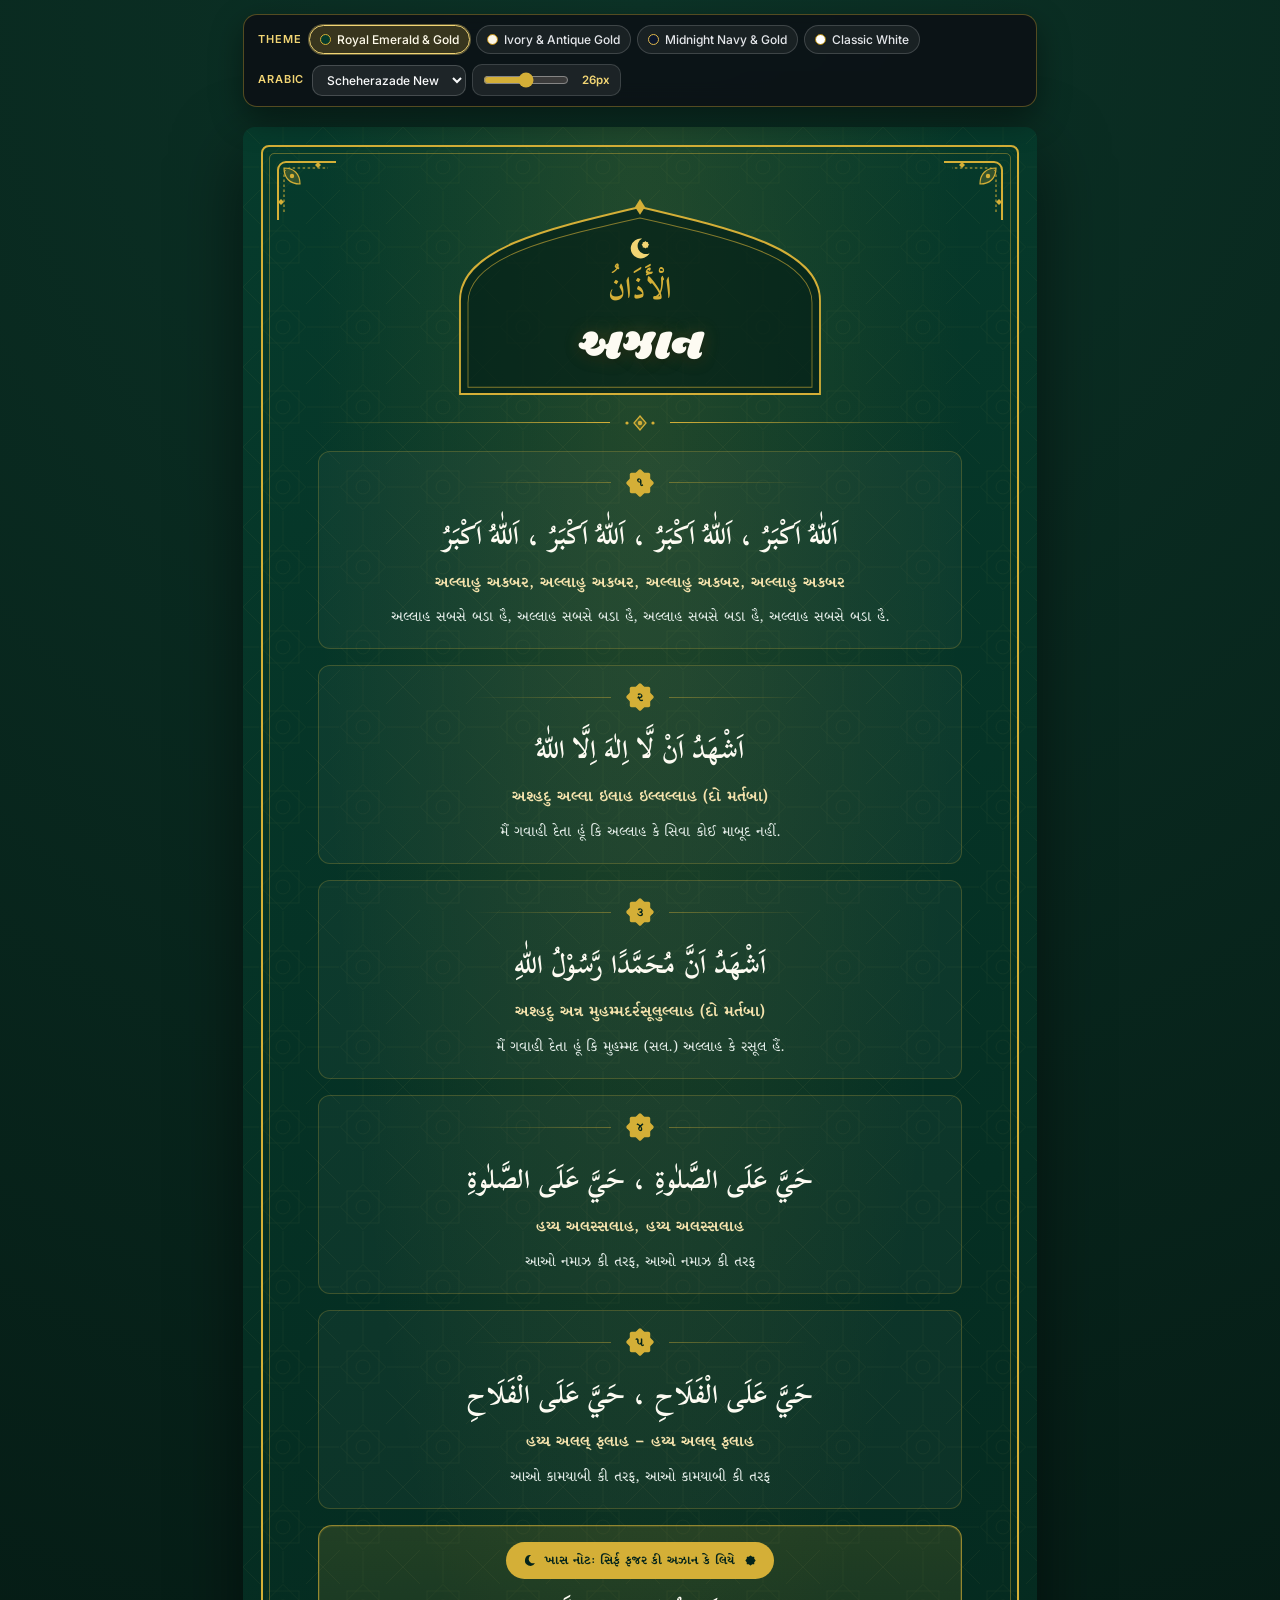
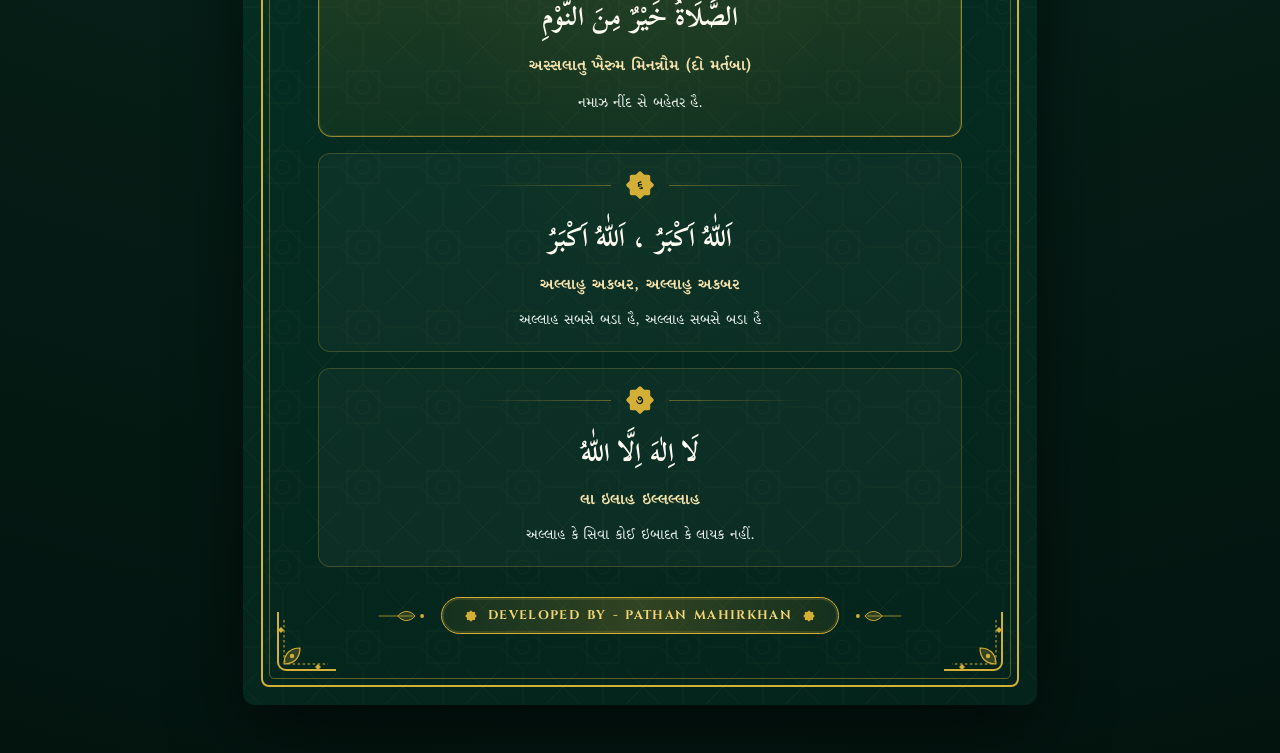
<file: azan.html>
<!DOCTYPE html>
<html lang="gu" data-theme="emerald">
<head>
  <meta charset="UTF-8" />
  <meta name="viewport" content="width=device-width, initial-scale=1.0" />
  <title>અઝાન (Azan) — Islamic Graphic Poster</title>

  <!-- Google Fonts:
       - Arabic Calligraphy: Scheherazade New (400, 700) & Amiri (400, 700)
       - Gujarati Calligraphic Heading: Shrikhand (400)
       - Gujarati Transliteration & Numerals: Rasa (600)
       - Gujarati Translations: Noto Serif Gujarati (400, 500)
       - Developer Credit & UI: Cinzel (600, 700) & Inter (400, 500, 600) -->
  <link rel="preconnect" href="https://fonts.googleapis.com" />
  <link rel="preconnect" href="https://fonts.gstatic.com" crossorigin />
  <link href="https://fonts.googleapis.com/css2?family=Amiri:wght@400;700&family=Cinzel:wght@600;700&family=Inter:wght@400;500;600&family=Noto+Serif+Gujarati:wght@400;500&family=Rasa:wght@600&family=Scheherazade+New:wght@400;700&family=Shrikhand&display=swap" rel="stylesheet" />

  <style>
    /* ==========================================================================
       1. GLOBAL RESET & BOX-SIZING
       ========================================================================== */
    *, *::before, *::after {
      box-sizing: border-box;
      margin: 0;
      padding: 0;
    }

    /* ==========================================================================
       2. DESIGN TOKENS & 4 LUXURY ISLAMIC THEMES
       ========================================================================== */
    :root {
      --arabic-size: 26px;
      --arabic-font: 'Scheherazade New', 'Amiri', 'Traditional Arabic', serif;
      --gu-heading-font: 'Shrikhand', 'Rasa', 'Noto Serif Gujarati', serif;
      --gu-translit-font: 'Rasa', 'Noto Serif Gujarati', serif;
      --gu-meaning-font: 'Noto Serif Gujarati', 'Rasa', serif;
      --credit-font: 'Cinzel', Georgia, serif;
      --ui-font: 'Inter', system-ui, -apple-system, 'Segoe UI', Roboto, sans-serif;

      /* Theme 1 (Default): Royal Emerald & Gold */
      --stage-bg: radial-gradient(circle at top, #0c3327 0%, #03140f 100%);
      --poster-bg: linear-gradient(165deg, #063b2c 0%, #052f23 52%, #04241b 100%);
      --accent: #d4af37;
      --accent-bright: #f2d574;
      --accent-soft: rgba(212, 175, 55, 0.42);
      --accent-faint: rgba(212, 175, 55, 0.16);
      --watermark-color: #f2d574;
      --watermark-opacity: 0.05;
      --arch-fill: rgba(3, 28, 21, 0.65);
      --verse-bg: rgba(255, 255, 255, 0.035);
      --verse-border: rgba(212, 175, 55, 0.24);
      --fajr-bg: linear-gradient(180deg, rgba(212, 175, 55, 0.14) 0%, rgba(212, 175, 55, 0.06) 100%);
      --fajr-border: rgba(212, 175, 55, 0.65);
      --fajr-pill-bg: #d4af37;
      --fajr-pill-text: #04241b;
      --text-arabic: #fdfbf2;
      --text-translit: #f4e2ac;
      --text-meaning: #e4ede8;
      --text-title-gu: #fdfbf2;
      --title-shadow: 0 3px 14px rgba(0, 0, 0, 0.42), 0 0 18px rgba(212, 175, 55, 0.24);
      --badge-text: #04241b;
      --credit-bg: linear-gradient(90deg, rgba(212, 175, 55, 0.08) 0%, rgba(212, 175, 55, 0.22) 50%, rgba(212, 175, 55, 0.08) 100%);
      --credit-text: #f2d574;
      --poster-shadow: 0 26px 68px rgba(0, 0, 0, 0.52);
    }

    /* Theme 2: Ivory & Antique Gold */
    [data-theme="ivory"] {
      --stage-bg: radial-gradient(circle at top, #312920 0%, #19140f 100%);
      --poster-bg: linear-gradient(165deg, #fdf9ee 0%, #fbf6e8 55%, #f5ecd6 100%);
      --accent: #b8860b;
      --accent-bright: #8c6405;
      --accent-soft: rgba(184, 134, 11, 0.42);
      --accent-faint: rgba(184, 134, 11, 0.14);
      --watermark-color: #b8860b;
      --watermark-opacity: 0.065;
      --arch-fill: rgba(184, 134, 11, 0.08);
      --verse-bg: rgba(184, 134, 11, 0.045);
      --verse-border: rgba(184, 134, 11, 0.26);
      --fajr-bg: linear-gradient(180deg, rgba(184, 134, 11, 0.14) 0%, rgba(184, 134, 11, 0.06) 100%);
      --fajr-border: rgba(184, 134, 11, 0.65);
      --fajr-pill-bg: #b8860b;
      --fajr-pill-text: #fbf6e8;
      --text-arabic: #2c241b;
      --text-translit: #3c2e1e;
      --text-meaning: #4e4031;
      --text-title-gu: #2c241b;
      --title-shadow: 0 2px 10px rgba(184, 134, 11, 0.22);
      --badge-text: #fbf6e8;
      --credit-bg: linear-gradient(90deg, rgba(184, 134, 11, 0.06) 0%, rgba(184, 134, 11, 0.16) 50%, rgba(184, 134, 11, 0.06) 100%);
      --credit-text: #745204;
      --poster-shadow: 0 22px 58px rgba(0, 0, 0, 0.34);
    }

    /* Theme 3: Midnight Navy & Gold */
    [data-theme="navy"] {
      --stage-bg: radial-gradient(circle at top, #132240 0%, #050a16 100%);
      --poster-bg: linear-gradient(165deg, #0b162c 0%, #091224 55%, #060d1c 100%);
      --accent: #e0b84c;
      --accent-bright: #fae094;
      --accent-soft: rgba(224, 184, 76, 0.44);
      --accent-faint: rgba(224, 184, 76, 0.16);
      --watermark-color: #e0b84c;
      --watermark-opacity: 0.055;
      --arch-fill: rgba(6, 13, 28, 0.72);
      --verse-bg: rgba(224, 184, 76, 0.045);
      --verse-border: rgba(224, 184, 76, 0.25);
      --fajr-bg: linear-gradient(180deg, rgba(224, 184, 76, 0.16) 0%, rgba(224, 184, 76, 0.06) 100%);
      --fajr-border: rgba(224, 184, 76, 0.68);
      --fajr-pill-bg: #e0b84c;
      --fajr-pill-text: #060d1c;
      --text-arabic: #f8f5ec;
      --text-translit: #f5df9c;
      --text-meaning: #dce4f0;
      --text-title-gu: #f8f5ec;
      --title-shadow: 0 3px 14px rgba(0, 0, 0, 0.5), 0 0 18px rgba(224, 184, 76, 0.24);
      --badge-text: #060d1c;
      --credit-bg: linear-gradient(90deg, rgba(224, 184, 76, 0.08) 0%, rgba(224, 184, 76, 0.22) 50%, rgba(224, 184, 76, 0.08) 100%);
      --credit-text: #fae094;
      --poster-shadow: 0 26px 68px rgba(0, 0, 0, 0.6);
    }

    /* Theme 4: Classic White */
    [data-theme="white"] {
      --stage-bg: radial-gradient(circle at top, #282c2a 0%, #141716 100%);
      --poster-bg: #ffffff;
      --accent: #a67c00;
      --accent-bright: #805f00;
      --accent-soft: rgba(166, 124, 0, 0.36);
      --accent-faint: rgba(166, 124, 0, 0.12);
      --watermark-color: #a67c00;
      --watermark-opacity: 0.045;
      --arch-fill: rgba(166, 124, 0, 0.055);
      --verse-bg: #fdfcf8;
      --verse-border: rgba(166, 124, 0, 0.26);
      --fajr-bg: linear-gradient(180deg, rgba(166, 124, 0, 0.10) 0%, rgba(166, 124, 0, 0.04) 100%);
      --fajr-border: rgba(166, 124, 0, 0.62);
      --fajr-pill-bg: #a67c00;
      --fajr-pill-text: #ffffff;
      --text-arabic: #1a1a1a;
      --text-translit: #1f2937;
      --text-meaning: #374151;
      --text-title-gu: #1a1a1a;
      --title-shadow: 0 2px 8px rgba(166, 124, 0, 0.16);
      --badge-text: #ffffff;
      --credit-bg: linear-gradient(90deg, rgba(166, 124, 0, 0.05) 0%, rgba(166, 124, 0, 0.14) 50%, rgba(166, 124, 0, 0.05) 100%);
      --credit-text: #6e5200;
      --poster-shadow: 0 22px 58px rgba(0, 0, 0, 0.28);
    }

    @media (max-width: 640px) {
      :root {
        --arabic-size: 22px;
      }
    }

    /* ==========================================================================
       3. BASE PAGE LAYOUT
       ========================================================================== */
    html {
      -webkit-font-smoothing: antialiased;
      -moz-osx-font-smoothing: grayscale;
      text-rendering: optimizeLegibility;
    }

    body {
      font-family: var(--ui-font);
      background: var(--stage-bg);
      min-height: 100vh;
      color: #f3f4f6;
      padding: 14px 12px 48px;
      display: flex;
      flex-direction: column;
      align-items: center;
      transition: background 0.3s ease;
    }

    /* ==========================================================================
       4. STRICT BIDI & GUJARATI / ARABIC TYPOGRAPHY FOUNDATION
       ========================================================================== */
    [lang="ar"] {
      direction: rtl;
      unicode-bidi: isolate;
      line-height: 2.0;
      overflow-wrap: break-word;
      word-wrap: break-word;
    }

    [lang="gu"] {
      direction: ltr;
      unicode-bidi: isolate;
      letter-spacing: 0 !important;
      word-spacing: 0.12em;
      line-height: 1.75;
      text-rendering: optimizeLegibility;
      -webkit-font-smoothing: antialiased;
      -moz-osx-font-smoothing: grayscale;
      font-kerning: normal;
      font-feature-settings: "kern" 1, "liga" 1;
      overflow-wrap: break-word;
      word-wrap: break-word;
    }

    /* ==========================================================================
       5. CLEAN RESPONSIVE TOP CONTROL TOOLBAR
       ========================================================================== */
    .control-bar {
      position: sticky;
      top: 10px;
      z-index: 100;
      width: 100%;
      max-width: 794px;
      margin: 0 auto 20px;
      background: rgba(12, 18, 22, 0.92);
      backdrop-filter: blur(12px);
      -webkit-backdrop-filter: blur(12px);
      border: 1px solid rgba(212, 175, 55, 0.36);
      border-radius: 14px;
      padding: 10px 14px;
      box-shadow: 0 12px 32px rgba(0, 0, 0, 0.42);
      display: flex;
      flex-wrap: wrap;
      align-items: center;
      justify-content: space-between;
      gap: 10px;
    }

    .toolbar-group {
      display: flex;
      align-items: center;
      flex-wrap: wrap;
      gap: 6px;
    }

    .toolbar-label {
      font-size: 11px;
      font-weight: 600;
      text-transform: uppercase;
      letter-spacing: 0.08em;
      color: #f2d574;
      margin-right: 2px;
    }

    .theme-pills {
      display: flex;
      flex-wrap: wrap;
      gap: 6px;
    }

    .theme-pill {
      display: inline-flex;
      align-items: center;
      gap: 6px;
      padding: 6px 10px;
      border-radius: 999px;
      border: 1px solid rgba(255, 255, 255, 0.16);
      background: rgba(255, 255, 255, 0.06);
      color: #e5e7eb;
      font-family: var(--ui-font);
      font-size: 12px;
      font-weight: 500;
      cursor: pointer;
      transition: background 0.2s ease, border-color 0.2s ease;
    }

    .theme-pill:hover {
      background: rgba(255, 255, 255, 0.14);
      border-color: rgba(242, 213, 116, 0.55);
    }

    .theme-pill.active {
      background: rgba(212, 175, 55, 0.22);
      border-color: #f2d574;
      color: #fffbeb;
      box-shadow: 0 0 0 1px rgba(242, 213, 116, 0.38);
    }

    .swatch {
      width: 11px;
      height: 11px;
      border-radius: 50%;
      border: 1.5px solid #d4af37;
      flex-shrink: 0;
    }

    .font-select {
      font-family: var(--ui-font);
      background: rgba(255, 255, 255, 0.08);
      color: #f9fafb;
      border: 1px solid rgba(255, 255, 255, 0.18);
      border-radius: 10px;
      padding: 6px 10px;
      font-size: 12px;
      font-weight: 500;
      cursor: pointer;
      outline: none;
    }

    .font-select option {
      background: #111827;
      color: #f9fafb;
    }

    .slider-box {
      display: inline-flex;
      align-items: center;
      gap: 7px;
      padding: 5px 10px;
      border-radius: 10px;
      background: rgba(255, 255, 255, 0.07);
      border: 1px solid rgba(255, 255, 255, 0.14);
    }

    .slider-box input[type="range"] {
      width: 86px;
      accent-color: #d4af37;
      cursor: pointer;
    }

    .size-readout {
      font-size: 11.5px;
      font-weight: 600;
      color: #f2d574;
      min-width: 34px;
      text-align: right;
    }

    /* ==========================================================================
       6. POSTER CARD — NATURAL FLUID HEIGHT, ZERO OVERFLOW CLIPPING
       ========================================================================== */
    .poster-stage {
      width: 100%;
    }

    .poster-card {
      position: relative;
      width: 100%;
      max-width: 794px;
      height: auto;
      margin: 0 auto;
      background: var(--poster-bg);
      border-radius: 12px;
      padding: 18px;
      box-shadow: var(--poster-shadow);
      transition: background 0.3s ease;
    }

    /* Dedicated Background Layer (Contains Girih Pattern & Glow Safely) */
    .poster-bg-layer {
      position: absolute;
      inset: 0;
      border-radius: 12px;
      overflow: hidden;
      pointer-events: none;
      z-index: 0;
    }

    .girih-watermark {
      position: absolute;
      inset: 0;
      width: 100%;
      height: 100%;
      color: var(--watermark-color);
      opacity: var(--watermark-opacity);
    }

    .poster-glow {
      position: absolute;
      inset: 0;
      background: radial-gradient(ellipse at 50% 10%, rgba(212, 175, 55, 0.14) 0%, transparent 58%);
    }

    /* Double-Bordered Ornate Islamic Frame */
    .frame-outer {
      position: relative;
      z-index: 1;
      border: 2.5px solid var(--accent);
      border-radius: 8px;
      padding: 6px;
    }

    .frame-inner {
      position: relative;
      border: 1px solid var(--accent-soft);
      border-radius: 5px;
    }

    /* 4 Corner Arabesque SVG Flourishes — Strictly in Outer Corners */
    .corner-ornament {
      position: absolute;
      width: 68px;
      height: 68px;
      color: var(--accent);
      pointer-events: none;
      z-index: 1;
    }

    .corner-tl { top: 4px; left: 4px; }
    .corner-tr { top: 4px; right: 4px; transform: scaleX(-1); }
    .corner-bl { bottom: 4px; left: 4px; transform: scaleY(-1); }
    .corner-br { bottom: 4px; right: 4px; transform: scale(-1, -1); }

    /* Inner Content Wrapper — Always Above Ornaments with Generous Padding */
    .poster-content {
      position: relative;
      z-index: 2;
      padding: 44px 48px;
      display: flex;
      flex-direction: column;
      align-items: stretch;
      gap: 20px;
    }

    /* ==========================================================================
       7. MIHRAB ARCH HEADER SECTION (NORMAL FLOW, ZERO OVERLAP)
       ========================================================================== */
    .poster-header {
      display: flex;
      flex-direction: column;
      align-items: center;
      text-align: center;
      width: 100%;
    }

    .mihrab-card {
      position: relative;
      width: 100%;
      max-width: 380px;
      padding: 36px 28px 22px;
      display: flex;
      flex-direction: column;
      align-items: center;
      justify-content: center;
      gap: 4px;
    }

    .mihrab-svg {
      position: absolute;
      inset: 0;
      width: 100%;
      height: 100%;
      color: var(--accent);
      pointer-events: none;
      z-index: 0;
    }

    .mihrab-inner {
      position: relative;
      z-index: 1;
      display: flex;
      flex-direction: column;
      align-items: center;
      gap: 4px;
      width: 100%;
    }

    .crescent-star-icon {
      width: 30px;
      height: 30px;
      color: var(--accent-bright);
      display: block;
    }

    .header-arabic {
      font-family: 'Amiri', 'Scheherazade New', serif;
      font-size: 30px;
      font-weight: 700;
      line-height: 1.5;
      color: var(--accent);
    }

    .header-gujarati {
      font-family: var(--gu-heading-font);
      font-size: 44px;
      font-weight: 400;
      line-height: 1.35;
      color: var(--text-title-gu);
      text-shadow: var(--title-shadow);
    }

    /* Golden Ornamental Divider Below Header */
    .header-divider {
      width: 100%;
      display: flex;
      align-items: center;
      justify-content: center;
      gap: 12px;
      margin-top: 16px;
      color: var(--accent);
    }

    .divider-line {
      flex: 1;
      height: 1.5px;
    }

    .divider-line.left {
      background: linear-gradient(90deg, transparent 0%, var(--accent-soft) 50%, var(--accent) 100%);
    }

    .divider-line.right {
      background: linear-gradient(90deg, var(--accent) 0%, var(--accent-soft) 50%, transparent 100%);
    }

    /* ==========================================================================
       8. VERSES CONTAINER & VERTICAL FLEXBOX VERSE BLOCKS
       ========================================================================== */
    .verses-container {
      display: flex;
      flex-direction: column;
      gap: 16px;
      width: 100%;
    }

    .verse-block {
      display: flex;
      flex-direction: column;
      align-items: center;
      text-align: center;
      gap: 6px;
      width: 100%;
      background: var(--verse-bg);
      border: 1px solid var(--verse-border);
      border-radius: 12px;
      padding: 14px 20px 18px;
    }

    /* Centered 8-Pointed Rub el Hizb Star Badge Inside Horizontal Golden Line */
    .verse-badge-bar {
      width: 100%;
      display: flex;
      align-items: center;
      justify-content: center;
      gap: 12px;
      margin-bottom: 4px;
    }

    .badge-line {
      flex: 1;
      max-width: 140px;
      height: 1px;
      background: linear-gradient(90deg, transparent, var(--accent-soft));
    }

    .badge-line.right {
      background: linear-gradient(90deg, var(--accent-soft), transparent);
    }

    .rub-el-hizb-badge {
      position: relative;
      width: 34px;
      height: 34px;
      display: inline-flex;
      align-items: center;
      justify-content: center;
      color: var(--accent);
      flex-shrink: 0;
    }

    .rub-el-hizb-badge svg {
      position: absolute;
      inset: 0;
      width: 100%;
      height: 100%;
      display: block;
    }

    .rub-el-hizb-num {
      position: relative;
      z-index: 1;
      font-family: var(--gu-translit-font);
      font-size: 15px;
      font-weight: 600;
      color: var(--badge-text);
      line-height: 1;
    }

    /* Verse Typography */
    .arabic-text {
      font-family: var(--arabic-font);
      font-size: var(--arabic-size);
      font-weight: 700;
      line-height: 2.0;
      color: var(--text-arabic);
      width: 100%;
      word-spacing: 0.08em;
    }

    .gu-translit {
      font-family: var(--gu-translit-font);
      font-size: 18px;
      font-weight: 600;
      color: var(--text-translit);
      width: 100%;
    }

    .gu-meaning {
      font-family: var(--gu-meaning-font);
      font-size: 14.5px;
      font-weight: 400;
      color: var(--text-meaning);
      width: 100%;
    }

    /* ==========================================================================
       9. HIGHLIGHTED FAJR-ONLY NOTE CARD (NORMAL FLOW, ZERO BORDER OVERLAP)
       ========================================================================== */
    .fajr-note-card {
      display: flex;
      flex-direction: column;
      align-items: center;
      text-align: center;
      gap: 8px;
      width: 100%;
      background: var(--fajr-bg);
      border: 1.5px solid var(--fajr-border);
      border-radius: 14px;
      padding: 16px 20px 20px;
      box-shadow: inset 0 0 0 1px var(--accent-faint);
    }

    .fajr-pill-badge {
      display: inline-flex;
      align-items: center;
      justify-content: center;
      flex-wrap: wrap;
      gap: 8px;
      padding: 6px 16px;
      border-radius: 999px;
      background: var(--fajr-pill-bg);
      color: var(--fajr-pill-text);
      font-family: var(--gu-translit-font);
      font-size: 14.5px;
      font-weight: 600;
      line-height: 1.4;
      margin-bottom: 4px;
    }

    .fajr-pill-icon {
      width: 15px;
      height: 15px;
      flex-shrink: 0;
      display: block;
    }

    /* ==========================================================================
       10. ORNAMENTAL DEVELOPER CREDIT FOOTER
       ========================================================================== */
    .credit-footer {
      width: 100%;
      padding-top: 10px;
      display: flex;
      align-items: center;
      justify-content: center;
      gap: 12px;
      color: var(--accent);
    }

    .credit-flourish {
      width: 52px;
      height: 18px;
      color: var(--accent);
      flex-shrink: 0;
      display: block;
    }

    .credit-flourish.flipped {
      transform: scaleX(-1);
    }

    .credit-cartouche {
      display: inline-flex;
      align-items: center;
      justify-content: center;
      gap: 10px;
      padding: 9px 22px;
      border-radius: 999px;
      background: var(--credit-bg);
      border: 1.5px solid var(--accent);
      box-shadow: inset 0 0 0 2px var(--accent-faint);
      max-width: 100%;
    }

    .credit-star {
      width: 14px;
      height: 14px;
      color: var(--accent);
      flex-shrink: 0;
      display: block;
    }

    .credit-text {
      font-family: var(--credit-font);
      font-size: 12.5px;
      font-weight: 700;
      letter-spacing: 0.11em;
      text-transform: uppercase;
      color: var(--credit-text);
      text-align: center;
      line-height: 1.4;
    }

    /* ==========================================================================
       11. RESPONSIVE MOBILE RULES (320px – 640px)
       ========================================================================== */
    @media (max-width: 640px) {
      body {
        padding: 10px 8px 36px;
      }

      .control-bar {
        position: relative;
        top: 0;
        padding: 10px 12px;
        margin-bottom: 14px;
      }

      .poster-card {
        padding: 10px;
      }

      .frame-outer {
        padding: 4px;
      }

      .corner-ornament {
        width: 48px;
        height: 48px;
      }

      .poster-content {
        padding: 28px 18px;
        gap: 16px;
      }

      .mihrab-card {
        padding: 28px 18px 18px;
      }

      .header-arabic {
        font-size: 25px;
      }

      .header-gujarati {
        font-size: 36px;
      }

      .verse-block {
        padding: 12px 14px 16px;
      }

      .gu-translit {
        font-size: 16.5px;
      }

      .gu-meaning {
        font-size: 13.8px;
      }

      .fajr-note-card {
        padding: 14px 14px 18px;
      }

      .fajr-pill-badge {
        font-size: 13.5px;
        padding: 6px 12px;
      }

      .credit-flourish {
        display: none;
      }

      .credit-cartouche {
        padding: 8px 14px;
        gap: 7px;
      }

      .credit-text {
        font-size: 10.5px;
        letter-spacing: 0.07em;
      }
    }

    /* ==========================================================================
       12. CLEAN PRINT STYLES (HIDES TOOLBAR, PRESERVES COLORS & LAYOUT)
       ========================================================================== */
    @media print {
      * {
        -webkit-print-color-adjust: exact !important;
        print-color-adjust: exact !important;
      }

      body {
        background: none !important;
        padding: 0 !important;
      }

      .control-bar {
        display: none !important;
      }

      .poster-card {
        box-shadow: none !important;
        border-radius: 0 !important;
        max-width: 100% !important;
        padding: 10px !important;
      }

      .poster-content {
        padding: 26px 30px !important;
        gap: 12px !important;
      }

      .verses-container {
        gap: 10px !important;
      }

      .verse-block,
      .fajr-note-card {
        break-inside: avoid;
        page-break-inside: avoid;
      }
    }
  </style>
</head>
<body>

  <!-- ========================================================================
       TOP CONTROL TOOLBAR (4 LUXURY THEMES, ARABIC FONT, ARABIC SIZE SLIDER)
       ======================================================================== -->
  <aside class="control-bar" aria-label="Poster Appearance Controls">
    <div class="toolbar-group">
      <span class="toolbar-label">Theme</span>
      <div class="theme-pills" role="group" aria-label="Color Theme Selector">
        <button type="button" class="theme-pill active" data-theme-value="emerald">
          <span class="swatch" style="background:#063b2c; border-color:#d4af37;"></span>Royal Emerald &amp; Gold
        </button>
        <button type="button" class="theme-pill" data-theme-value="ivory">
          <span class="swatch" style="background:#fbf6e8; border-color:#b8860b;"></span>Ivory &amp; Antique Gold
        </button>
        <button type="button" class="theme-pill" data-theme-value="navy">
          <span class="swatch" style="background:#0b162c; border-color:#e0b84c;"></span>Midnight Navy &amp; Gold
        </button>
        <button type="button" class="theme-pill" data-theme-value="white">
          <span class="swatch" style="background:#ffffff; border-color:#a67c00;"></span>Classic White
        </button>
      </div>
    </div>

    <div class="toolbar-group">
      <span class="toolbar-label">Arabic</span>
      <select id="arabicFontSelect" class="font-select" aria-label="Arabic Calligraphy Font">
        <option value="'Scheherazade New', 'Amiri', 'Traditional Arabic', serif" selected>Scheherazade New</option>
        <option value="'Amiri', 'Scheherazade New', 'Traditional Arabic', serif">Amiri</option>
      </select>

      <div class="slider-box">
        <input type="range" id="arabicSizeSlider" min="18" max="34" step="1" value="26" aria-label="Arabic Font Size" />
        <span class="size-readout" id="arabicSizeReadout">26px</span>
      </div>
    </div>
  </aside>

  <!-- ========================================================================
       ISLAMIC GRAPHIC DESIGN POSTER CARD (100% STATIC HTML RENDERING)
       ======================================================================== -->
  <main class="poster-stage">
    <article class="poster-card" id="posterCard">

      <!-- Subtle Geometric Girih Watermark & Radial Glow -->
      <div class="poster-bg-layer" aria-hidden="true">
        <svg class="girih-watermark" xmlns="http://www.w3.org/2000/svg">
          <defs>
            <pattern id="girihPattern" width="80" height="80" patternUnits="userSpaceOnUse">
              <g fill="none" stroke="currentColor" stroke-width="0.9">
                <rect x="24" y="24" width="32" height="32" />
                <rect x="24" y="24" width="32" height="32" transform="rotate(45 40 40)" />
                <circle cx="40" cy="40" r="7" />
                <path d="M40 0 L40 16 M40 64 L40 80 M0 40 L16 40 M64 40 L80 40" />
                <path d="M0 0 L17 17 M80 0 L63 17 M0 80 L17 63 M80 80 L63 63" />
              </g>
            </pattern>
          </defs>
          <rect width="100%" height="100%" fill="url(#girihPattern)" />
        </svg>
        <div class="poster-glow"></div>
      </div>

      <!-- Double-Bordered Ornate Islamic Frame -->
      <div class="frame-outer">
        <div class="frame-inner">

          <!-- 4 Outer Corner Arabesque SVG Flourishes (Never Touching Text) -->
          <svg class="corner-ornament corner-tl" viewBox="0 0 68 68" fill="none" xmlns="http://www.w3.org/2000/svg" aria-hidden="true">
            <path d="M4 62 L4 12 C4 7.6 7.6 4 12 4 L62 4" stroke="currentColor" stroke-width="2" />
            <path d="M10 54 L10 16 C10 12.7 12.7 10 16 10 L54 10" stroke="currentColor" stroke-width="1" stroke-dasharray="2.5 2.5" />
            <path d="M10 10 C20 10 26 16 26 26 C16 26 10 20 10 10 Z" fill="currentColor" fill-opacity="0.22" stroke="currentColor" stroke-width="1.2" />
            <circle cx="18" cy="18" r="2.2" fill="currentColor" />
            <polygon points="44,4 47,7 44,10 41,7" fill="currentColor" />
            <polygon points="4,44 7,47 10,44 7,41" fill="currentColor" />
          </svg>
          <svg class="corner-ornament corner-tr" viewBox="0 0 68 68" fill="none" xmlns="http://www.w3.org/2000/svg" aria-hidden="true">
            <path d="M4 62 L4 12 C4 7.6 7.6 4 12 4 L62 4" stroke="currentColor" stroke-width="2" />
            <path d="M10 54 L10 16 C10 12.7 12.7 10 16 10 L54 10" stroke="currentColor" stroke-width="1" stroke-dasharray="2.5 2.5" />
            <path d="M10 10 C20 10 26 16 26 26 C16 26 10 20 10 10 Z" fill="currentColor" fill-opacity="0.22" stroke="currentColor" stroke-width="1.2" />
            <circle cx="18" cy="18" r="2.2" fill="currentColor" />
            <polygon points="44,4 47,7 44,10 41,7" fill="currentColor" />
            <polygon points="4,44 7,47 10,44 7,41" fill="currentColor" />
          </svg>
          <svg class="corner-ornament corner-bl" viewBox="0 0 68 68" fill="none" xmlns="http://www.w3.org/2000/svg" aria-hidden="true">
            <path d="M4 62 L4 12 C4 7.6 7.6 4 12 4 L62 4" stroke="currentColor" stroke-width="2" />
            <path d="M10 54 L10 16 C10 12.7 12.7 10 16 10 L54 10" stroke="currentColor" stroke-width="1" stroke-dasharray="2.5 2.5" />
            <path d="M10 10 C20 10 26 16 26 26 C16 26 10 20 10 10 Z" fill="currentColor" fill-opacity="0.22" stroke="currentColor" stroke-width="1.2" />
            <circle cx="18" cy="18" r="2.2" fill="currentColor" />
            <polygon points="44,4 47,7 44,10 41,7" fill="currentColor" />
            <polygon points="4,44 7,47 10,44 7,41" fill="currentColor" />
          </svg>
          <svg class="corner-ornament corner-br" viewBox="0 0 68 68" fill="none" xmlns="http://www.w3.org/2000/svg" aria-hidden="true">
            <path d="M4 62 L4 12 C4 7.6 7.6 4 12 4 L62 4" stroke="currentColor" stroke-width="2" />
            <path d="M10 54 L10 16 C10 12.7 12.7 10 16 10 L54 10" stroke="currentColor" stroke-width="1" stroke-dasharray="2.5 2.5" />
            <path d="M10 10 C20 10 26 16 26 26 C16 26 10 20 10 10 Z" fill="currentColor" fill-opacity="0.22" stroke="currentColor" stroke-width="1.2" />
            <circle cx="18" cy="18" r="2.2" fill="currentColor" />
            <polygon points="44,4 47,7 44,10 41,7" fill="currentColor" />
            <polygon points="4,44 7,47 10,44 7,41" fill="currentColor" />
          </svg>

          <!-- Main Inner Content Wrapper (z-index: 2, Generous Padding) -->
          <div class="poster-content">

            <!-- ==============================================================
                 1. MIHRAB ARCH HEADER
                 ============================================================== -->
            <header class="poster-header">
              <div class="mihrab-card">
                <!-- Pointed Islamic Mihrab Arch Frame -->
                <svg class="mihrab-svg" viewBox="0 0 380 180" preserveAspectRatio="none" fill="none" xmlns="http://www.w3.org/2000/svg" aria-hidden="true">
                  <path d="M10 176 L10 92 C10 46 95 28 190 8 C285 28 370 46 370 92 L370 176 Z" fill="var(--arch-fill)" stroke="currentColor" stroke-width="1.8" />
                  <path d="M18 170 L18 94 C18 53 100 36 190 18 C280 36 362 53 362 94 L362 170 Z" stroke="currentColor" stroke-width="0.9" stroke-opacity="0.6" />
                  <polygon points="190,1 195,8 190,15 185,8" fill="currentColor" />
                </svg>

                <div class="mihrab-inner">
                  <!-- Golden Crescent Moon & 8-Pointed Star -->
                  <svg class="crescent-star-icon" viewBox="0 0 36 36" fill="none" xmlns="http://www.w3.org/2000/svg" aria-hidden="true">
                    <path d="M20.5 5.5A12 12 0 1 0 29.5 23A9.5 9.5 0 1 1 20.5 5.5Z" fill="currentColor" />
                    <g transform="translate(24.5, 13)">
                      <rect x="-3.2" y="-3.2" width="6.4" height="6.4" fill="currentColor" />
                      <rect x="-3.2" y="-3.2" width="6.4" height="6.4" fill="currentColor" transform="rotate(45)" />
                    </g>
                  </svg>

                  <!-- Arabic Title -->
                  <div class="header-arabic" dir="rtl" lang="ar">الْأَذَانُ</div>

                  <!-- Calligraphic Gujarati Heading (Shrikhand) -->
                  <h1 class="header-gujarati" dir="ltr" lang="gu">અઝાન</h1>
                </div>
              </div>

              <!-- Ornamental Golden Header Divider -->
              <div class="header-divider" aria-hidden="true">
                <span class="divider-line left"></span>
                <svg width="36" height="16" viewBox="0 0 36 16" fill="none" xmlns="http://www.w3.org/2000/svg">
                  <polygon points="18,1 24,8 18,15 12,8" stroke="currentColor" stroke-width="1.3" fill="currentColor" fill-opacity="0.22" />
                  <circle cx="18" cy="8" r="2.2" fill="currentColor" />
                  <circle cx="5" cy="8" r="1.6" fill="currentColor" />
                  <circle cx="31" cy="8" r="1.6" fill="currentColor" />
                </svg>
                <span class="divider-line right"></span>
              </div>
            </header>

            <!-- ==============================================================
                 2. 7 VERIFIED AZAN VERSES + FAJR-ONLY NOTE CARD
                 ============================================================== -->
            <section class="verses-container" aria-label="Azan Verses">

              <!-- Verse ૧ -->
              <div class="verse-block">
                <div class="verse-badge-bar" aria-hidden="true">
                  <span class="badge-line"></span>
                  <span class="rub-el-hizb-badge">
                    <svg viewBox="0 0 40 40" fill="none">
                      <rect x="8" y="8" width="24" height="24" rx="2" fill="currentColor" />
                      <rect x="8" y="8" width="24" height="24" rx="2" fill="currentColor" transform="rotate(45 20 20)" />
                    </svg>
                    <span class="rub-el-hizb-num" dir="ltr" lang="gu">૧</span>
                  </span>
                  <span class="badge-line right"></span>
                </div>
                <p class="arabic-text" dir="rtl" lang="ar">اَللّٰهُ اَكْبَرُ ، اَللّٰهُ اَكْبَرُ ، اَللّٰهُ اَكْبَرُ ، اَللّٰهُ اَكْبَرُ</p>
                <p class="gu-translit" dir="ltr" lang="gu">અલ્લાહુ અકબર, અલ્લાહુ અકબર, અલ્લાહુ અકબર, અલ્લાહુ અકબર</p>
                <p class="gu-meaning" dir="ltr" lang="gu">અલ્લાહ સબસે બડા હૈ, અલ્લાહ સબસે બડા હૈ, અલ્લાહ સબસે બડા હૈ, અલ્લાહ સબસે બડા હૈ.</p>
              </div>

              <!-- Verse ૨ -->
              <div class="verse-block">
                <div class="verse-badge-bar" aria-hidden="true">
                  <span class="badge-line"></span>
                  <span class="rub-el-hizb-badge">
                    <svg viewBox="0 0 40 40" fill="none">
                      <rect x="8" y="8" width="24" height="24" rx="2" fill="currentColor" />
                      <rect x="8" y="8" width="24" height="24" rx="2" fill="currentColor" transform="rotate(45 20 20)" />
                    </svg>
                    <span class="rub-el-hizb-num" dir="ltr" lang="gu">૨</span>
                  </span>
                  <span class="badge-line right"></span>
                </div>
                <p class="arabic-text" dir="rtl" lang="ar">اَشْهَدُ اَنْ لَّا اِلٰهَ اِلَّا اللّٰهُ</p>
                <p class="gu-translit" dir="ltr" lang="gu">અશ્હદુ અલ્લા ઇલાહ ઇલ્લલ્લાહ (દો મર્તબા)</p>
                <p class="gu-meaning" dir="ltr" lang="gu">મૈં ગવાહી દેતા હૂં કિ અલ્લાહ કે સિવા કોઈ માબૂદ નહીં.</p>
              </div>

              <!-- Verse ૩ -->
              <div class="verse-block">
                <div class="verse-badge-bar" aria-hidden="true">
                  <span class="badge-line"></span>
                  <span class="rub-el-hizb-badge">
                    <svg viewBox="0 0 40 40" fill="none">
                      <rect x="8" y="8" width="24" height="24" rx="2" fill="currentColor" />
                      <rect x="8" y="8" width="24" height="24" rx="2" fill="currentColor" transform="rotate(45 20 20)" />
                    </svg>
                    <span class="rub-el-hizb-num" dir="ltr" lang="gu">૩</span>
                  </span>
                  <span class="badge-line right"></span>
                </div>
                <p class="arabic-text" dir="rtl" lang="ar">اَشْهَدُ اَنَّ مُحَمَّدًا رَّسُوْلُ اللّٰهِ</p>
                <p class="gu-translit" dir="ltr" lang="gu">અશ્હદુ અન્ન મુહમ્મદર્રસૂલુલ્લાહ (દો મર્તબા)</p>
                <p class="gu-meaning" dir="ltr" lang="gu">મૈં ગવાહી દેતા હૂં કિ મુહમ્મદ (સલ.) અલ્લાહ કે રસૂલ હૈં.</p>
              </div>

              <!-- Verse ૪ -->
              <div class="verse-block">
                <div class="verse-badge-bar" aria-hidden="true">
                  <span class="badge-line"></span>
                  <span class="rub-el-hizb-badge">
                    <svg viewBox="0 0 40 40" fill="none">
                      <rect x="8" y="8" width="24" height="24" rx="2" fill="currentColor" />
                      <rect x="8" y="8" width="24" height="24" rx="2" fill="currentColor" transform="rotate(45 20 20)" />
                    </svg>
                    <span class="rub-el-hizb-num" dir="ltr" lang="gu">૪</span>
                  </span>
                  <span class="badge-line right"></span>
                </div>
                <p class="arabic-text" dir="rtl" lang="ar">حَيَّ عَلَى الصَّلٰوةِ ، حَيَّ عَلَى الصَّلٰوةِ</p>
                <p class="gu-translit" dir="ltr" lang="gu">હય્ય અલસ્સલાહ, હય્ય અલસ્સલાહ</p>
                <p class="gu-meaning" dir="ltr" lang="gu">આઓ નમાઝ કી તરફ, આઓ નમાઝ કી તરફ</p>
              </div>

              <!-- Verse ૫ -->
              <div class="verse-block">
                <div class="verse-badge-bar" aria-hidden="true">
                  <span class="badge-line"></span>
                  <span class="rub-el-hizb-badge">
                    <svg viewBox="0 0 40 40" fill="none">
                      <rect x="8" y="8" width="24" height="24" rx="2" fill="currentColor" />
                      <rect x="8" y="8" width="24" height="24" rx="2" fill="currentColor" transform="rotate(45 20 20)" />
                    </svg>
                    <span class="rub-el-hizb-num" dir="ltr" lang="gu">૫</span>
                  </span>
                  <span class="badge-line right"></span>
                </div>
                <p class="arabic-text" dir="rtl" lang="ar">حَيَّ عَلَى الْفَلَاحِ ، حَيَّ عَلَى الْفَلَاحِ</p>
                <p class="gu-translit" dir="ltr" lang="gu">હય્ય અલલ્ ફલાહ – હય્ય અલલ્ ફલાહ</p>
                <p class="gu-meaning" dir="ltr" lang="gu">આઓ કામયાબી કી તરફ, આઓ કામયાબી કી તરફ</p>
              </div>

              <!-- Highlighted Fajr-Only Note Card (Unnumbered, Normal Flow) -->
              <div class="fajr-note-card" role="note" aria-label="Fajr Azan Special Addition">
                <div class="fajr-pill-badge">
                  <!-- Small Crescent Moon SVG -->
                  <svg class="fajr-pill-icon" viewBox="0 0 24 24" fill="none" aria-hidden="true">
                    <path d="M14.5 3.5A8.5 8.5 0 1 0 20.8 15.8A6.7 6.7 0 1 1 14.5 3.5Z" fill="currentColor" />
                  </svg>
                  <span dir="ltr" lang="gu">ખાસ નોટ: સિર્ફ ફજર કી અઝાન કે લિયે</span>
                  <!-- Small 8-Pointed Star SVG -->
                  <svg class="fajr-pill-icon" viewBox="0 0 24 24" fill="none" aria-hidden="true">
                    <rect x="6" y="6" width="12" height="12" rx="1" fill="currentColor" />
                    <rect x="6" y="6" width="12" height="12" rx="1" fill="currentColor" transform="rotate(45 12 12)" />
                  </svg>
                </div>
                <p class="arabic-text" dir="rtl" lang="ar">الصَّلَاةُ خَيْرٌ مِنَ النَّوْمِ</p>
                <p class="gu-translit" dir="ltr" lang="gu">અસ્સલાતુ ખૈરુમ મિનન્નૌમ (દો મર્તબા)</p>
                <p class="gu-meaning" dir="ltr" lang="gu">નમાઝ નીંદ સે બહેતર હૈ.</p>
              </div>

              <!-- Verse ૬ -->
              <div class="verse-block">
                <div class="verse-badge-bar" aria-hidden="true">
                  <span class="badge-line"></span>
                  <span class="rub-el-hizb-badge">
                    <svg viewBox="0 0 40 40" fill="none">
                      <rect x="8" y="8" width="24" height="24" rx="2" fill="currentColor" />
                      <rect x="8" y="8" width="24" height="24" rx="2" fill="currentColor" transform="rotate(45 20 20)" />
                    </svg>
                    <span class="rub-el-hizb-num" dir="ltr" lang="gu">૬</span>
                  </span>
                  <span class="badge-line right"></span>
                </div>
                <p class="arabic-text" dir="rtl" lang="ar">اَللّٰهُ اَكْبَرُ ، اَللّٰهُ اَكْبَرُ</p>
                <p class="gu-translit" dir="ltr" lang="gu">અલ્લાહુ અકબર, અલ્લાહુ અકબર</p>
                <p class="gu-meaning" dir="ltr" lang="gu">અલ્લાહ સબસે બડા હૈ, અલ્લાહ સબસે બડા હૈ</p>
              </div>

              <!-- Verse ૭ -->
              <div class="verse-block">
                <div class="verse-badge-bar" aria-hidden="true">
                  <span class="badge-line"></span>
                  <span class="rub-el-hizb-badge">
                    <svg viewBox="0 0 40 40" fill="none">
                      <rect x="8" y="8" width="24" height="24" rx="2" fill="currentColor" />
                      <rect x="8" y="8" width="24" height="24" rx="2" fill="currentColor" transform="rotate(45 20 20)" />
                    </svg>
                    <span class="rub-el-hizb-num" dir="ltr" lang="gu">૭</span>
                  </span>
                  <span class="badge-line right"></span>
                </div>
                <p class="arabic-text" dir="rtl" lang="ar">لَا اِلٰهَ اِلَّا اللّٰهُ</p>
                <p class="gu-translit" dir="ltr" lang="gu">લા ઇલાહ ઇલ્લલ્લાહ</p>
                <p class="gu-meaning" dir="ltr" lang="gu">અલ્લાહ કે સિવા કોઈ ઇબાદત કે લાયક નહીં.</p>
              </div>

            </section>

            <!-- ==============================================================
                 3. ORNAMENTAL DEVELOPER CREDIT FOOTER
                 ============================================================== -->
            <footer class="credit-footer" aria-label="Developer Credit">
              <svg class="credit-flourish" viewBox="0 0 60 20" fill="none" xmlns="http://www.w3.org/2000/svg" aria-hidden="true">
                <path d="M2 10 L42 10" stroke="currentColor" stroke-width="1.2" stroke-opacity="0.7" />
                <path d="M24 10 C30 3 38 3 44 10 C38 17 30 17 24 10 Z" fill="currentColor" fill-opacity="0.18" stroke="currentColor" stroke-width="1.1" />
                <circle cx="52" cy="10" r="2.2" fill="currentColor" />
              </svg>

              <div class="credit-cartouche">
                <svg class="credit-star" viewBox="0 0 24 24" fill="none" aria-hidden="true">
                  <rect x="5" y="5" width="14" height="14" rx="1" fill="currentColor" />
                  <rect x="5" y="5" width="14" height="14" rx="1" fill="currentColor" transform="rotate(45 12 12)" />
                </svg>
                <span class="credit-text">Developed By - PATHAN MAHIRKHAN</span>
                <svg class="credit-star" viewBox="0 0 24 24" fill="none" aria-hidden="true">
                  <rect x="5" y="5" width="14" height="14" rx="1" fill="currentColor" />
                  <rect x="5" y="5" width="14" height="14" rx="1" fill="currentColor" transform="rotate(45 12 12)" />
                </svg>
              </div>

              <svg class="credit-flourish flipped" viewBox="0 0 60 20" fill="none" xmlns="http://www.w3.org/2000/svg" aria-hidden="true">
                <path d="M2 10 L42 10" stroke="currentColor" stroke-width="1.2" stroke-opacity="0.7" />
                <path d="M24 10 C30 3 38 3 44 10 C38 17 30 17 24 10 Z" fill="currentColor" fill-opacity="0.18" stroke="currentColor" stroke-width="1.1" />
                <circle cx="52" cy="10" r="2.2" fill="currentColor" />
              </svg>
            </footer>

          </div>
        </div>
      </div>
    </article>
  </main>

  <!-- ========================================================================
       LIGHTWEIGHT VANILLA JS FOR THEME, ARABIC FONT & SIZE SLIDER
       ======================================================================== -->
  <script>
    (function () {
      'use strict';

      try {
        var rootEl = document.documentElement;
        var themePills = document.querySelectorAll('.theme-pill');
        var fontSelect = document.getElementById('arabicFontSelect');
        var sizeSlider = document.getElementById('arabicSizeSlider');
        var sizeReadout = document.getElementById('arabicSizeReadout');

        // Sync initial slider value with responsive default (22px mobile / 26px desktop)
        var initialSize = window.innerWidth <= 640 ? 22 : 26;
        if (sizeSlider && sizeReadout) {
          sizeSlider.value = String(initialSize);
          sizeReadout.textContent = initialSize + 'px';
          rootEl.style.setProperty('--arabic-size', initialSize + 'px');
        }

        // 1. Theme Pill Switcher
        for (var i = 0; i < themePills.length; i++) {
          themePills[i].addEventListener('click', function () {
            var selectedTheme = this.getAttribute('data-theme-value');
            if (!selectedTheme) return;

            rootEl.setAttribute('data-theme', selectedTheme);

            for (var j = 0; j < themePills.length; j++) {
              themePills[j].classList.remove('active');
            }
            this.classList.add('active');
          });
        }

        // 2. Arabic Font Selector
        if (fontSelect) {
          fontSelect.addEventListener('change', function () {
            rootEl.style.setProperty('--arabic-font', this.value);
          });
        }

        // 3. Arabic Font Size Range Slider (18px to 34px)
        if (sizeSlider && sizeReadout) {
          sizeSlider.addEventListener('input', function () {
            var pxValue = this.value + 'px';
            rootEl.style.setProperty('--arabic-size', pxValue);
            sizeReadout.textContent = pxValue;
          });
        }
      } catch (err) {
        console.error('Poster control error:', err);
      }
    })();
  </script>
</body>
</html>
</file>
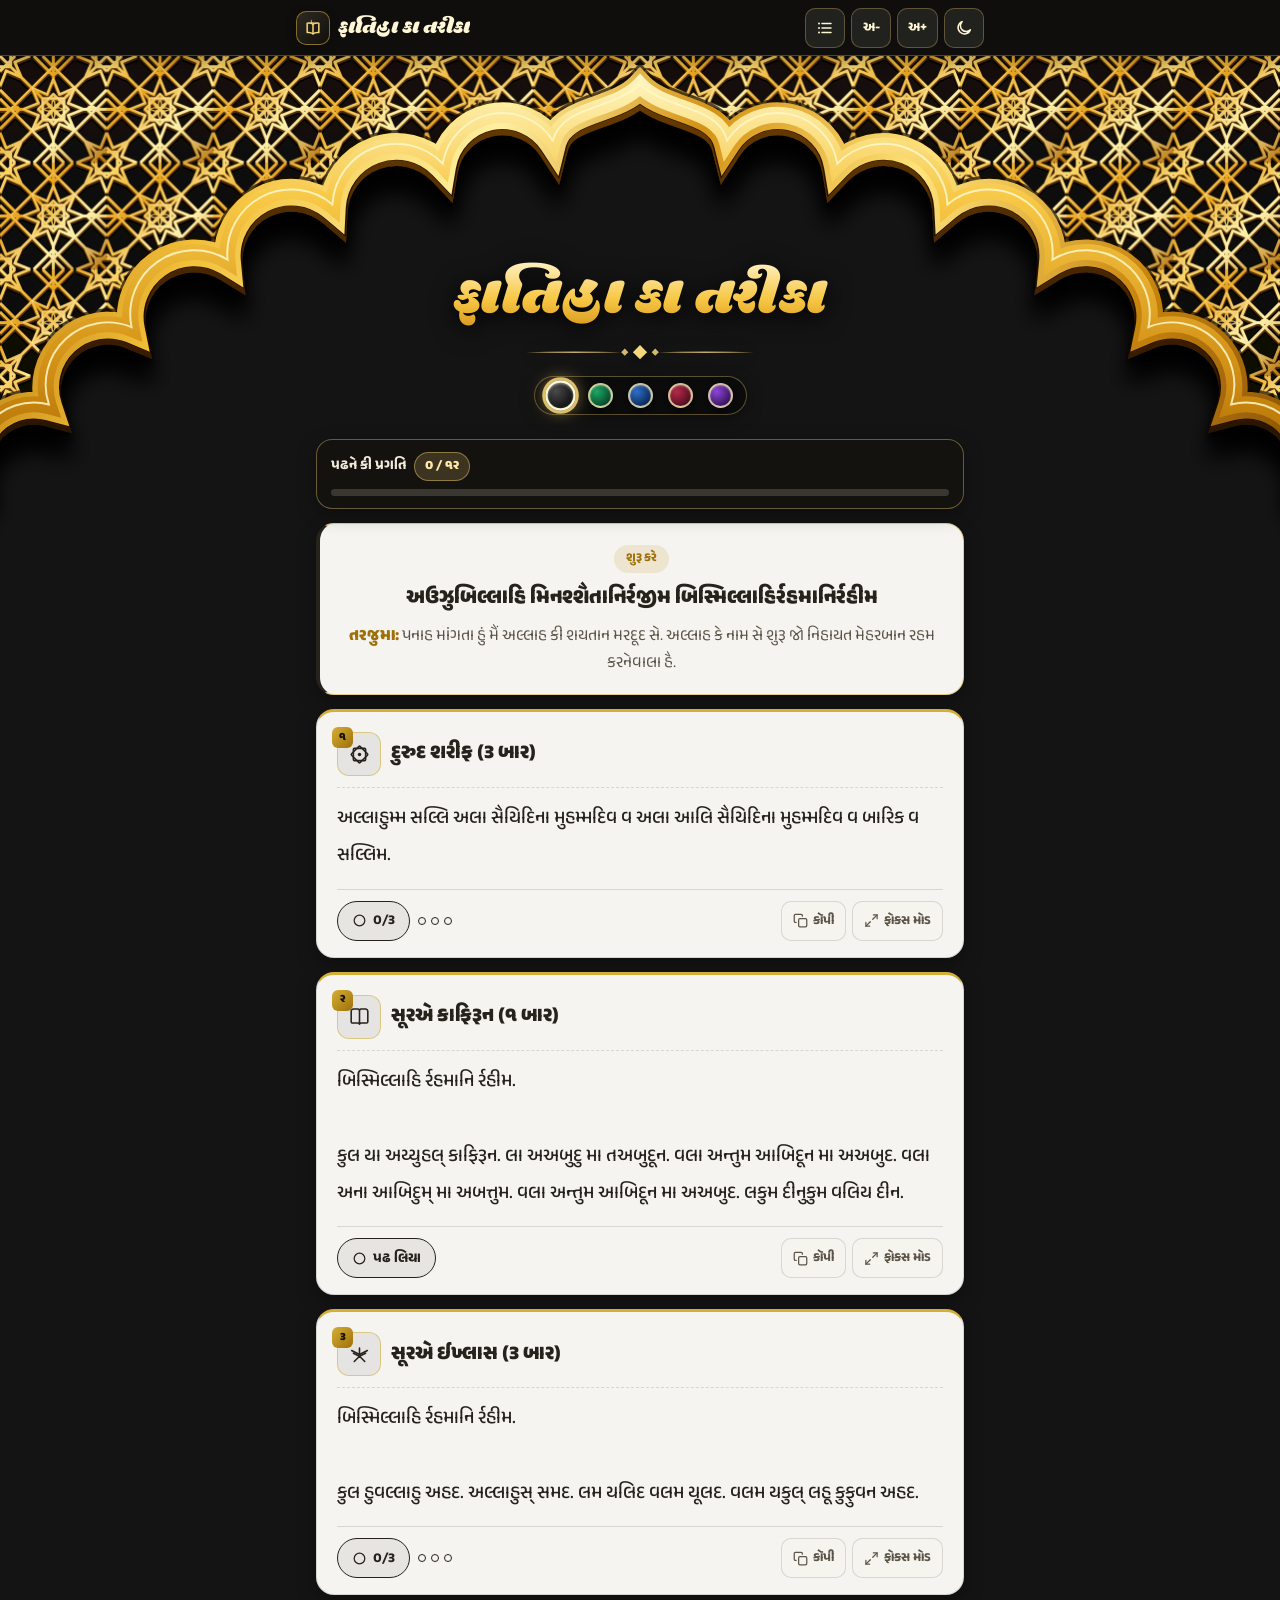
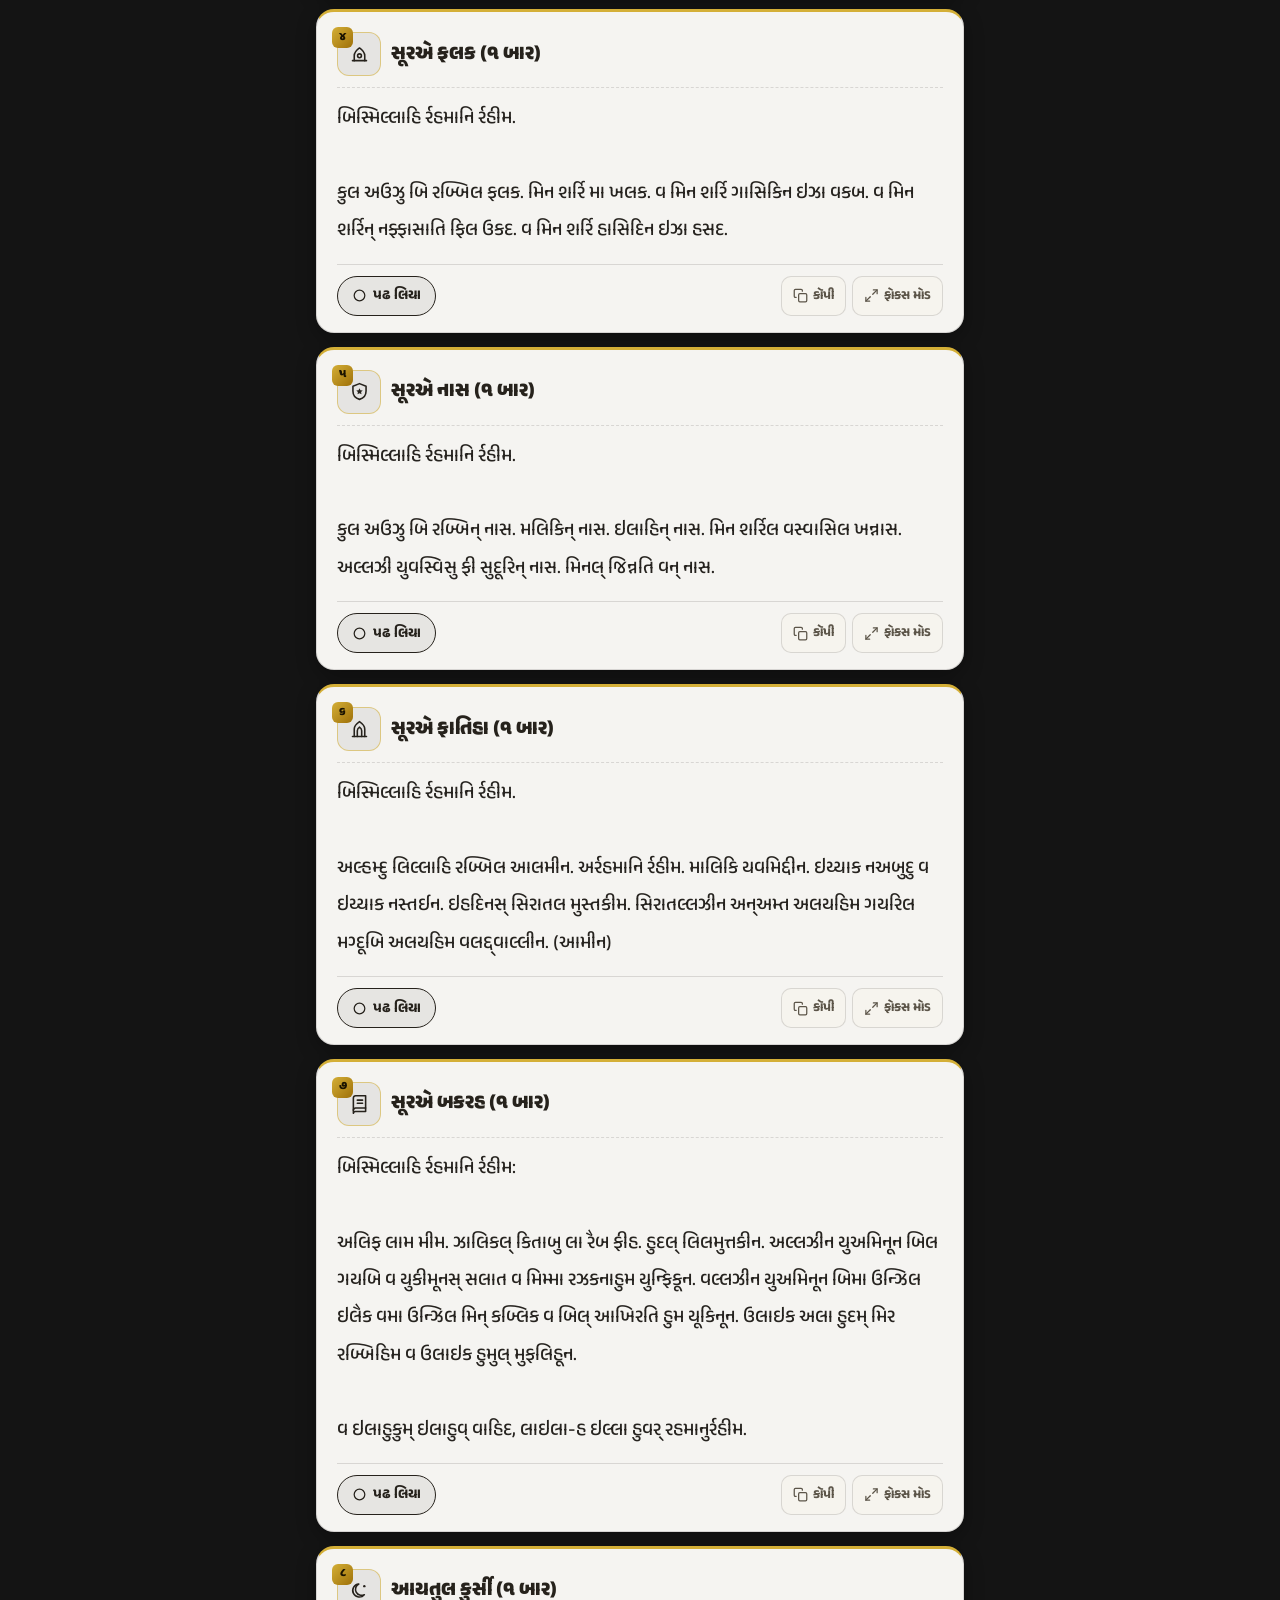
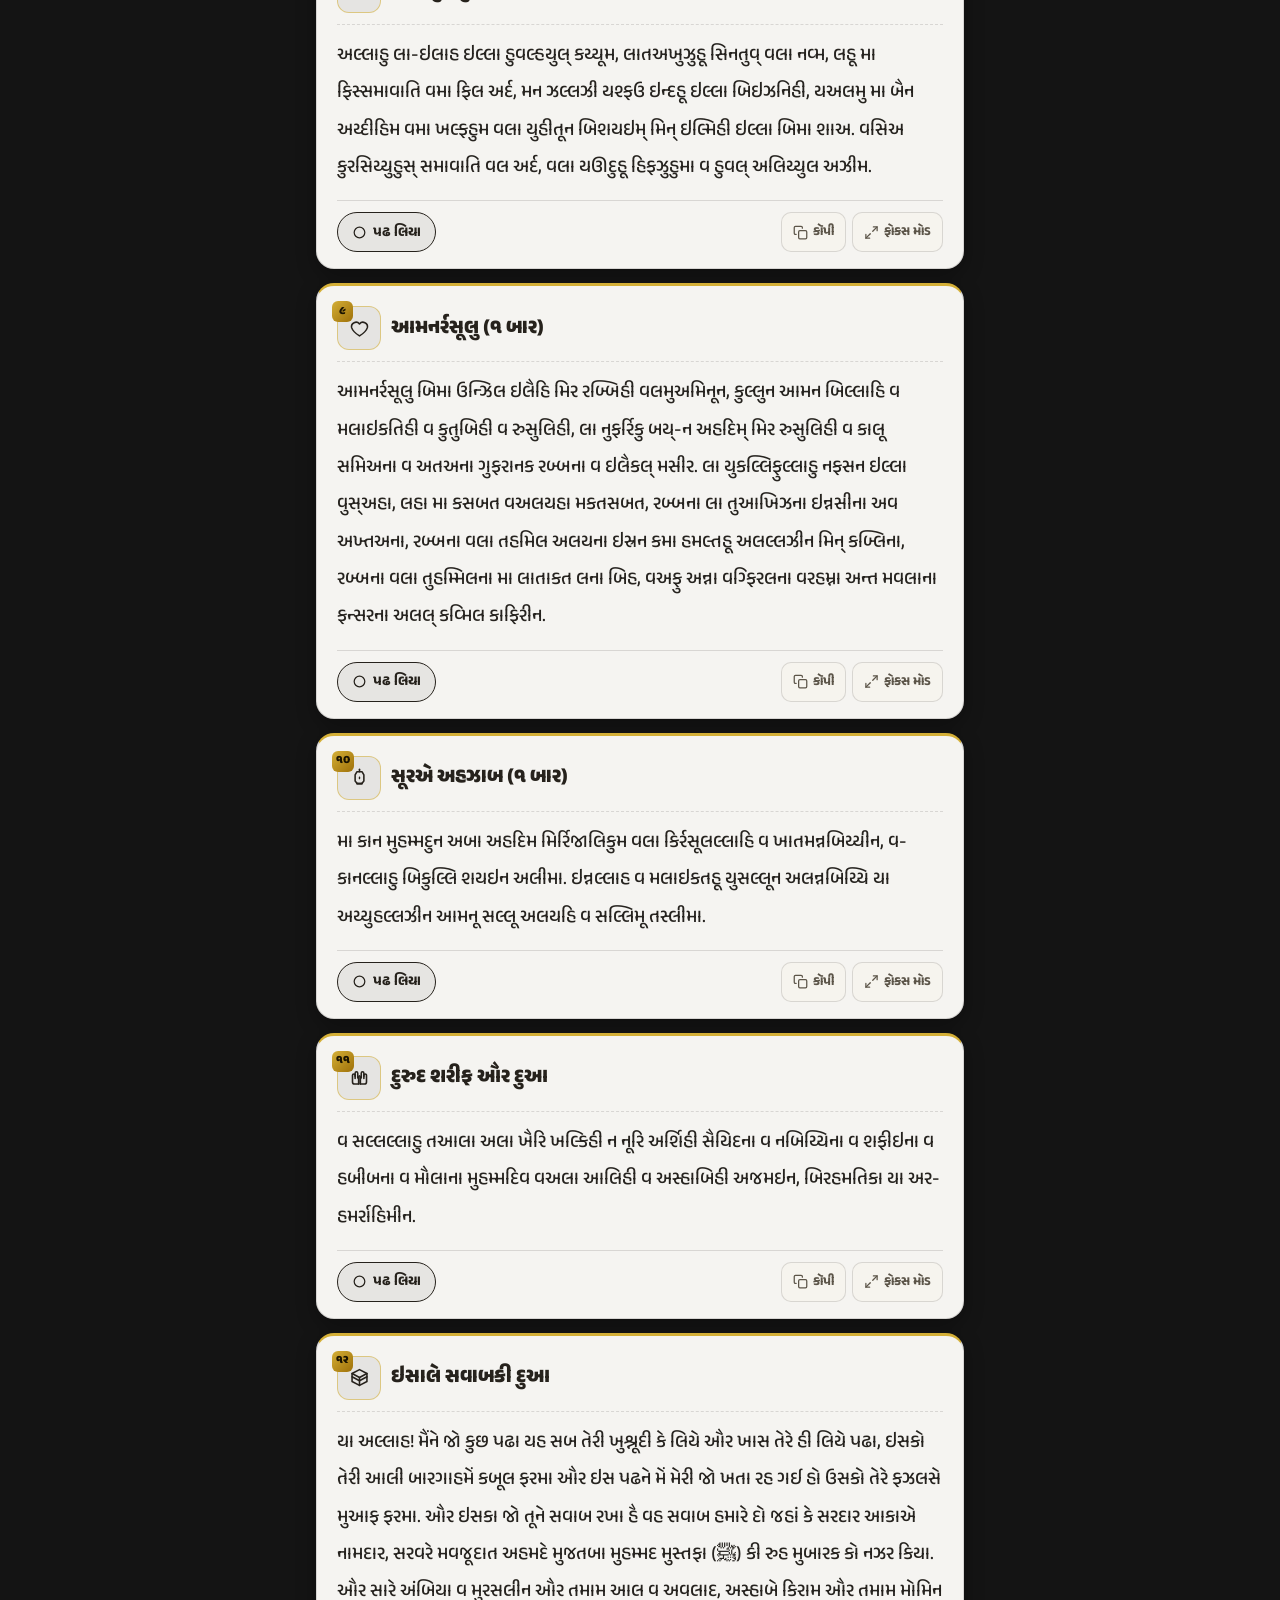
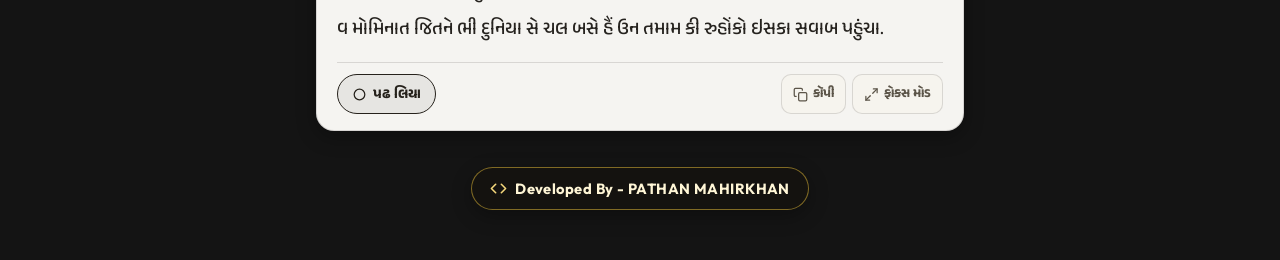
<file: fatiha.html>
<!DOCTYPE html>
<html lang="gu" data-theme="light" data-palette="obsidian">
<head>
    <meta charset="UTF-8">
    <meta name="viewport" content="width=device-width, initial-scale=1.0, viewport-fit=cover">
    <meta name="description" content="ફાતિહા કા તરીકા — મુકમ્મલ ફાતિહા પઢને કા આસાન તરીકા, સભી સૂરતેં ઔર ઇસાલે સવાબકી દુઆ.">
    <title>ફાતિહા કા તરીકા</title>

    <!-- Google Fonts: Shrikhand (Royal Gujarati Display), Anek Gujarati (Crisp Reading), Outfit (English Footer Badge) -->
    <link rel="preconnect" href="https://fonts.googleapis.com">
    <link rel="preconnect" href="https://fonts.gstatic.com" crossorigin>
    <link href="https://fonts.googleapis.com/css2?family=Anek+Gujarati:wght@400;500;600;700;800&family=Outfit:wght@500;600;700;800&family=Shrikhand&display=swap" rel="stylesheet">

    <style>
        /* =====================================================================
           1. BASE LAYOUT TOKENS & 5 FULL-WEBSITE THEMES (LIGHT + DARK MODES)
           ===================================================================== */
        :root {
            --nav-height: 56px;
            --radius-sm: 12px;
            --radius-md: 18px;
            --radius-lg: 24px;
            --radius-pill: 999px;
            --reading-scale: 1;
            --champagne: #FFF8E7;

            /* DEFAULT PALETTE 1: OBSIDIAN GOLD (LIGHT CARDS ON MEHRAB WALL) */
            --wall-fallback: #141414;
            --nav-glass: rgba(16, 15, 13, 0.86);
            --nav-border: rgba(242, 210, 114, 0.28);
            --nav-text: #FFF6D6;
            --nav-btn-bg: rgba(255, 248, 231, 0.08);
            --nav-btn-border: rgba(242, 210, 114, 0.30);

            --bg-surface: rgba(255, 254, 251, 0.96);
            --bg-inner: #F6F4EE;
            --bg-subtle: rgba(38, 34, 28, 0.07);
            --bg-gold-soft: rgba(184, 134, 11, 0.14);

            --primary: #26221C;
            --primary-deep: #11100E;
            --primary-light: #473F33;
            --on-primary: #FFF8E7;
            --gold: #9E7008;
            --gold-bright: #D4AF37;

            --text-main: #1C1915;
            --text-reading: #26231F;
            --text-muted: #5C5549;

            --border-soft: rgba(38, 34, 28, 0.14);
            --border-gold: rgba(212, 175, 55, 0.56);
            --border-done: rgba(184, 134, 11, 0.62);

            --shadow-sm: 0 6px 20px rgba(0, 0, 0, 0.30);
            --shadow-md: 0 12px 32px rgba(0, 0, 0, 0.42);
            --shadow-lg: 0 22px 52px rgba(0, 0, 0, 0.62);
            --shadow-done: 0 8px 26px rgba(212, 175, 55, 0.24);

            --brand-grad: linear-gradient(135deg, #2E2921, #12100D);
            --btn-done-bg: linear-gradient(135deg, #2E2921, #14120E);
            --btn-done-text: #FFE9A8;
            --complete-bg: linear-gradient(135deg, rgba(28, 24, 18, 0.90), rgba(56, 44, 18, 0.92));
            --complete-title: #FFE9A8;
            --complete-sub: rgba(255, 248, 231, 0.86);
            --overlay-bg: rgba(8, 7, 5, 0.72);
            --toast-bg: #171410;

            --progress-box-bg: rgba(22, 19, 14, 0.72);
            --progress-box-border: rgba(242, 210, 114, 0.38);
        }

        [data-theme="dark"][data-palette="obsidian"] {
            --wall-fallback: #0B0B0B;
            --nav-glass: rgba(11, 10, 9, 0.90);
            --nav-border: rgba(242, 210, 114, 0.26);
            --nav-text: #FFF6D6;
            --nav-btn-bg: rgba(255, 248, 231, 0.08);
            --nav-btn-border: rgba(242, 210, 114, 0.28);

            --bg-surface: rgba(22, 20, 17, 0.92);
            --bg-inner: rgba(12, 11, 9, 0.85);
            --bg-subtle: rgba(242, 210, 114, 0.11);
            --bg-gold-soft: rgba(242, 210, 114, 0.16);

            --primary: #F2C95E;
            --primary-deep: #D4AF37;
            --primary-light: #FFE394;
            --on-primary: #141008;
            --gold: #E5C158;
            --gold-bright: #F4D77B;

            --text-main: #FAF6EC;
            --text-reading: #EFE9DC;
            --text-muted: #BEB4A0;

            --border-soft: rgba(242, 210, 114, 0.20);
            --border-gold: rgba(242, 210, 114, 0.46);
            --border-done: rgba(242, 201, 94, 0.60);

            --shadow-sm: 0 6px 22px rgba(0, 0, 0, 0.48);
            --shadow-md: 0 14px 34px rgba(0, 0, 0, 0.62);
            --shadow-lg: 0 24px 56px rgba(0, 0, 0, 0.78);
            --shadow-done: 0 8px 26px rgba(212, 175, 55, 0.20);

            --brand-grad: linear-gradient(135deg, #2D271E, #14110D);
            --btn-done-bg: linear-gradient(135deg, #F4D77B, #D4AF37);
            --btn-done-text: #141008;
            --complete-bg: linear-gradient(135deg, rgba(28, 24, 16, 0.92), rgba(62, 48, 18, 0.92));
            --complete-title: #FFE9A8;
            --complete-sub: rgba(255, 248, 231, 0.86);
            --overlay-bg: rgba(4, 4, 3, 0.80);
            --toast-bg: #1E1A14;

            --progress-box-bg: rgba(18, 16, 12, 0.78);
            --progress-box-border: rgba(242, 210, 114, 0.36);
        }

        /* PALETTE 2: ROYAL EMERALD (LIGHT CARDS ON MEHRAB WALL) */
        [data-theme="light"][data-palette="emerald"] {
            --wall-fallback: #062E1C;
            --nav-glass: rgba(4, 36, 22, 0.88);
            --nav-border: rgba(242, 210, 114, 0.30);
            --nav-text: #FFF6D6;
            --nav-btn-bg: rgba(255, 248, 231, 0.09);
            --nav-btn-border: rgba(242, 210, 114, 0.32);

            --bg-surface: rgba(255, 255, 253, 0.96);
            --bg-inner: #F2F7F4;
            --bg-subtle: rgba(10, 92, 54, 0.08);
            --bg-gold-soft: rgba(184, 134, 11, 0.13);

            --primary: #0A5C36;
            --primary-deep: #043927;
            --primary-light: #15804E;
            --on-primary: #FFFFFF;
            --gold: #B07E0A;
            --gold-bright: #D4AF37;

            --text-main: #12241B;
            --text-reading: #1C2E25;
            --text-muted: #466154;

            --border-soft: rgba(10, 92, 54, 0.15);
            --border-gold: rgba(212, 175, 55, 0.56);
            --border-done: rgba(10, 92, 54, 0.52);

            --shadow-sm: 0 6px 20px rgba(2, 22, 13, 0.34);
            --shadow-md: 0 12px 32px rgba(2, 22, 13, 0.44);
            --shadow-lg: 0 22px 52px rgba(1, 14, 8, 0.64);
            --shadow-done: 0 8px 26px rgba(16, 185, 129, 0.22);

            --brand-grad: linear-gradient(135deg, #0A5C36, #043927);
            --btn-done-bg: linear-gradient(135deg, #0A5C36, #043927);
            --btn-done-text: #FFF8E7;
            --complete-bg: linear-gradient(135deg, rgba(6, 52, 32, 0.92), rgba(22, 74, 42, 0.92));
            --complete-title: #FFE9A8;
            --complete-sub: rgba(236, 253, 245, 0.88);
            --overlay-bg: rgba(2, 16, 10, 0.72);
            --toast-bg: #043927;

            --progress-box-bg: rgba(4, 38, 23, 0.74);
            --progress-box-border: rgba(242, 210, 114, 0.40);
        }

        [data-theme="dark"][data-palette="emerald"] {
            --wall-fallback: #031B10;
            --nav-glass: rgba(3, 25, 15, 0.90);
            --nav-border: rgba(242, 210, 114, 0.28);
            --nav-text: #FFF6D6;
            --nav-btn-bg: rgba(255, 248, 231, 0.08);
            --nav-btn-border: rgba(242, 210, 114, 0.28);

            --bg-surface: rgba(9, 32, 22, 0.92);
            --bg-inner: rgba(5, 21, 14, 0.86);
            --bg-subtle: rgba(52, 211, 153, 0.12);
            --bg-gold-soft: rgba(229, 193, 88, 0.15);

            --primary: #34D399;
            --primary-deep: #10B981;
            --primary-light: #6EE7B7;
            --on-primary: #041911;
            --gold: #E5C158;
            --gold-bright: #F2D272;

            --text-main: #ECFDF5;
            --text-reading: #E4F5EC;
            --text-muted: #9FC2B0;

            --border-soft: rgba(52, 211, 153, 0.20);
            --border-gold: rgba(229, 193, 88, 0.44);
            --border-done: rgba(52, 211, 153, 0.58);

            --shadow-sm: 0 6px 22px rgba(0, 0, 0, 0.46);
            --shadow-md: 0 14px 34px rgba(0, 0, 0, 0.60);
            --shadow-lg: 0 24px 56px rgba(0, 0, 0, 0.76);
            --shadow-done: 0 8px 26px rgba(16, 185, 129, 0.22);

            --brand-grad: linear-gradient(135deg, #0B6139, #043322);
            --btn-done-bg: linear-gradient(135deg, #34D399, #10B981);
            --btn-done-text: #041911;
            --complete-bg: linear-gradient(135deg, rgba(6, 46, 29, 0.94), rgba(16, 68, 42, 0.92));
            --complete-title: #FFE9A8;
            --complete-sub: rgba(236, 253, 245, 0.88);
            --overlay-bg: rgba(2, 12, 8, 0.80);
            --toast-bg: #072C1E;

            --progress-box-bg: rgba(4, 30, 19, 0.78);
            --progress-box-border: rgba(242, 210, 114, 0.36);
        }

        /* PALETTE 3: MIDNIGHT SAPPHIRE (LIGHT CARDS ON MEHRAB WALL) */
        [data-theme="light"][data-palette="sapphire"] {
            --wall-fallback: #0B1E42;
            --nav-glass: rgba(8, 22, 50, 0.88);
            --nav-border: rgba(235, 198, 102, 0.32);
            --nav-text: #FFF6D6;
            --nav-btn-bg: rgba(255, 248, 231, 0.09);
            --nav-btn-border: rgba(235, 198, 102, 0.32);

            --bg-surface: rgba(255, 255, 255, 0.96);
            --bg-inner: #F2F5FB;
            --bg-subtle: rgba(20, 59, 122, 0.08);
            --bg-gold-soft: rgba(180, 132, 24, 0.13);

            --primary: #143B7A;
            --primary-deep: #0A214A;
            --primary-light: #2558AB;
            --on-primary: #FFFFFF;
            --gold: #A87A14;
            --gold-bright: #D9B043;

            --text-main: #111D33;
            --text-reading: #1C2940;
            --text-muted: #495B78;

            --border-soft: rgba(20, 59, 122, 0.15);
            --border-gold: rgba(217, 176, 67, 0.56);
            --border-done: rgba(20, 59, 122, 0.52);

            --shadow-sm: 0 6px 20px rgba(4, 14, 34, 0.36);
            --shadow-md: 0 12px 32px rgba(4, 14, 34, 0.46);
            --shadow-lg: 0 22px 52px rgba(2, 9, 24, 0.66);
            --shadow-done: 0 8px 26px rgba(59, 130, 246, 0.22);

            --brand-grad: linear-gradient(135deg, #164085, #0A2047);
            --btn-done-bg: linear-gradient(135deg, #164085, #0A2047);
            --btn-done-text: #FFF8E7;
            --complete-bg: linear-gradient(135deg, rgba(12, 34, 76, 0.92), rgba(26, 56, 112, 0.92));
            --complete-title: #FFEFA8;
            --complete-sub: rgba(239, 246, 255, 0.88);
            --overlay-bg: rgba(4, 11, 28, 0.74);
            --toast-bg: #0C244F;

            --progress-box-bg: rgba(10, 27, 62, 0.74);
            --progress-box-border: rgba(235, 198, 102, 0.40);
        }

        [data-theme="dark"][data-palette="sapphire"] {
            --wall-fallback: #050F24;
            --nav-glass: rgba(6, 16, 38, 0.90);
            --nav-border: rgba(235, 198, 102, 0.28);
            --nav-text: #FFF6D6;
            --nav-btn-bg: rgba(255, 248, 231, 0.08);
            --nav-btn-border: rgba(235, 198, 102, 0.28);

            --bg-surface: rgba(12, 25, 52, 0.92);
            --bg-inner: rgba(7, 16, 36, 0.86);
            --bg-subtle: rgba(96, 165, 250, 0.12);
            --bg-gold-soft: rgba(235, 198, 102, 0.15);

            --primary: #60A5FA;
            --primary-deep: #3B82F6;
            --primary-light: #93C5FD;
            --on-primary: #041024;
            --gold: #EBC666;
            --gold-bright: #F5D782;

            --text-main: #EFF6FF;
            --text-reading: #E2ECFA;
            --text-muted: #9CB4D6;

            --border-soft: rgba(96, 165, 250, 0.21);
            --border-gold: rgba(235, 198, 102, 0.44);
            --border-done: rgba(96, 165, 250, 0.58);

            --shadow-sm: 0 6px 22px rgba(0, 0, 0, 0.48);
            --shadow-md: 0 14px 34px rgba(0, 0, 0, 0.62);
            --shadow-lg: 0 24px 56px rgba(0, 0, 0, 0.78);
            --shadow-done: 0 8px 26px rgba(59, 130, 246, 0.22);

            --brand-grad: linear-gradient(135deg, #1B4894, #0C224A);
            --btn-done-bg: linear-gradient(135deg, #60A5FA, #3B82F6);
            --btn-done-text: #041024;
            --complete-bg: linear-gradient(135deg, rgba(12, 32, 70, 0.94), rgba(22, 52, 102, 0.92));
            --complete-title: #FFEFA8;
            --complete-sub: rgba(239, 246, 255, 0.88);
            --overlay-bg: rgba(3, 8, 20, 0.80);
            --toast-bg: #0D224A;

            --progress-box-bg: rgba(9, 23, 52, 0.78);
            --progress-box-border: rgba(235, 198, 102, 0.36);
        }

        /* PALETTE 4: ROYAL VELVET MAROON (LIGHT CARDS ON MEHRAB WALL) */
        [data-theme="light"][data-palette="ruby"] {
            --wall-fallback: #330A15;
            --nav-glass: rgba(40, 8, 17, 0.88);
            --nav-border: rgba(240, 188, 74, 0.32);
            --nav-text: #FFF6D6;
            --nav-btn-bg: rgba(255, 248, 231, 0.09);
            --nav-btn-border: rgba(240, 188, 74, 0.32);

            --bg-surface: rgba(255, 254, 254, 0.96);
            --bg-inner: #FAF2F4;
            --bg-subtle: rgba(122, 25, 49, 0.08);
            --bg-gold-soft: rgba(186, 130, 18, 0.13);

            --primary: #7A1931;
            --primary-deep: #4A0B1B;
            --primary-light: #A12543;
            --on-primary: #FFFFFF;
            --gold: #AC7710;
            --gold-bright: #DBA932;

            --text-main: #291118;
            --text-reading: #361C24;
            --text-muted: #6E4A54;

            --border-soft: rgba(122, 25, 49, 0.16);
            --border-gold: rgba(219, 169, 50, 0.56);
            --border-done: rgba(122, 25, 49, 0.52);

            --shadow-sm: 0 6px 20px rgba(26, 4, 10, 0.38);
            --shadow-md: 0 12px 32px rgba(26, 4, 10, 0.48);
            --shadow-lg: 0 22px 52px rgba(18, 2, 6, 0.68);
            --shadow-done: 0 8px 26px rgba(225, 77, 114, 0.22);

            --brand-grad: linear-gradient(135deg, #821B35, #470A1A);
            --btn-done-bg: linear-gradient(135deg, #821B35, #470A1A);
            --btn-done-text: #FFF8E7;
            --complete-bg: linear-gradient(135deg, rgba(66, 12, 26, 0.92), rgba(102, 22, 42, 0.92));
            --complete-title: #FFE9A8;
            --complete-sub: rgba(255, 241, 244, 0.88);
            --overlay-bg: rgba(22, 4, 9, 0.74);
            --toast-bg: #4A0B1B;

            --progress-box-bg: rgba(48, 10, 21, 0.74);
            --progress-box-border: rgba(240, 188, 74, 0.40);
        }

        [data-theme="dark"][data-palette="ruby"] {
            --wall-fallback: #1A040A;
            --nav-glass: rgba(28, 6, 12, 0.90);
            --nav-border: rgba(240, 188, 74, 0.28);
            --nav-text: #FFF6D6;
            --nav-btn-bg: rgba(255, 248, 231, 0.08);
            --nav-btn-border: rgba(240, 188, 74, 0.28);

            --bg-surface: rgba(38, 11, 19, 0.92);
            --bg-inner: rgba(24, 6, 11, 0.86);
            --bg-subtle: rgba(244, 114, 146, 0.12);
            --bg-gold-soft: rgba(240, 188, 74, 0.15);

            --primary: #F47292;
            --primary-deep: #E14D72;
            --primary-light: #FDA4B8;
            --on-primary: #21040B;
            --gold: #F0BC4A;
            --gold-bright: #FAD173;

            --text-main: #FFF1F4;
            --text-reading: #F7E4E9;
            --text-muted: #CCA0AC;

            --border-soft: rgba(244, 114, 146, 0.22);
            --border-gold: rgba(240, 188, 74, 0.44);
            --border-done: rgba(244, 114, 146, 0.58);

            --shadow-sm: 0 6px 22px rgba(0, 0, 0, 0.48);
            --shadow-md: 0 14px 34px rgba(0, 0, 0, 0.62);
            --shadow-lg: 0 24px 56px rgba(0, 0, 0, 0.78);
            --shadow-done: 0 8px 26px rgba(225, 77, 114, 0.22);

            --brand-grad: linear-gradient(135deg, #871D38, #4A0B1B);
            --btn-done-bg: linear-gradient(135deg, #F47292, #E14D72);
            --btn-done-text: #21040B;
            --complete-bg: linear-gradient(135deg, rgba(60, 10, 24, 0.94), rgba(94, 20, 39, 0.92));
            --complete-title: #FFE9A8;
            --complete-sub: rgba(255, 241, 244, 0.88);
            --overlay-bg: rgba(16, 3, 6, 0.80);
            --toast-bg: #3D0B18;

            --progress-box-bg: rgba(42, 8, 18, 0.78);
            --progress-box-border: rgba(240, 188, 74, 0.36);
        }

        /* PALETTE 5: IMPERIAL PURPLE (LIGHT CARDS ON MEHRAB WALL) */
        [data-theme="light"][data-palette="amethyst"] {
            --wall-fallback: #230E3B;
            --nav-glass: rgba(28, 10, 48, 0.88);
            --nav-border: rgba(242, 195, 78, 0.32);
            --nav-text: #FFF6D6;
            --nav-btn-bg: rgba(255, 248, 231, 0.09);
            --nav-btn-border: rgba(242, 195, 78, 0.32);

            --bg-surface: rgba(255, 254, 255, 0.96);
            --bg-inner: #F6F2FA;
            --bg-subtle: rgba(84, 33, 128, 0.08);
            --bg-gold-soft: rgba(186, 134, 20, 0.13);

            --primary: #542180;
            --primary-deep: #300F4D;
            --primary-light: #7434AD;
            --on-primary: #FFFFFF;
            --gold: #AD7B12;
            --gold-bright: #DEB03A;

            --text-main: #1F122B;
            --text-reading: #2B1C3A;
            --text-muted: #5F4C73;

            --border-soft: rgba(84, 33, 128, 0.16);
            --border-gold: rgba(222, 176, 58, 0.56);
            --border-done: rgba(84, 33, 128, 0.52);

            --shadow-sm: 0 6px 20px rgba(18, 6, 33, 0.38);
            --shadow-md: 0 12px 32px rgba(18, 6, 33, 0.48);
            --shadow-lg: 0 22px 52px rgba(12, 4, 22, 0.68);
            --shadow-done: 0 8px 26px rgba(168, 85, 247, 0.22);

            --brand-grad: linear-gradient(135deg, #5C258C, #2F0E4D);
            --btn-done-bg: linear-gradient(135deg, #5C258C, #2F0E4D);
            --btn-done-text: #FFF8E7;
            --complete-bg: linear-gradient(135deg, rgba(46, 16, 76, 0.92), rgba(74, 28, 118, 0.92));
            --complete-title: #FFEFA8;
            --complete-sub: rgba(250, 245, 255, 0.88);
            --overlay-bg: rgba(15, 5, 28, 0.74);
            --toast-bg: #321052;

            --progress-box-bg: rgba(34, 13, 58, 0.74);
            --progress-box-border: rgba(242, 195, 78, 0.40);
        }

        [data-theme="dark"][data-palette="amethyst"] {
            --wall-fallback: #120621;
            --nav-glass: rgba(20, 7, 36, 0.90);
            --nav-border: rgba(242, 195, 78, 0.28);
            --nav-text: #FFF6D6;
            --nav-btn-bg: rgba(255, 248, 231, 0.08);
            --nav-btn-border: rgba(242, 195, 78, 0.28);

            --bg-surface: rgba(29, 13, 48, 0.92);
            --bg-inner: rgba(18, 7, 32, 0.86);
            --bg-subtle: rgba(192, 132, 252, 0.12);
            --bg-gold-soft: rgba(242, 195, 78, 0.15);

            --primary: #C084FC;
            --primary-deep: #A855F7;
            --primary-light: #D8B4FE;
            --on-primary: #170626;
            --gold: #F2C34E;
            --gold-bright: #FBD778;

            --text-main: #FAF5FF;
            --text-reading: #EFE6FA;
            --text-muted: #BDA6D4;

            --border-soft: rgba(192, 132, 252, 0.22);
            --border-gold: rgba(242, 195, 78, 0.44);
            --border-done: rgba(192, 132, 252, 0.58);

            --shadow-sm: 0 6px 22px rgba(0, 0, 0, 0.48);
            --shadow-md: 0 14px 34px rgba(0, 0, 0, 0.62);
            --shadow-lg: 0 24px 56px rgba(0, 0, 0, 0.78);
            --shadow-done: 0 8px 26px rgba(168, 85, 247, 0.22);

            --brand-grad: linear-gradient(135deg, #652899, #310F4F);
            --btn-done-bg: linear-gradient(135deg, #C084FC, #A855F7);
            --btn-done-text: #170626;
            --complete-bg: linear-gradient(135deg, rgba(42, 14, 70, 0.94), rgba(68, 24, 110, 0.92));
            --complete-title: #FFEFA8;
            --complete-sub: rgba(250, 245, 255, 0.88);
            --overlay-bg: rgba(10, 3, 20, 0.80);
            --toast-bg: #290E47;

            --progress-box-bg: rgba(30, 11, 52, 0.78);
            --progress-box-border: rgba(242, 195, 78, 0.36);
        }

        /* =====================================================================
           2. STRICT MOBILE-FIRST RESET & FULL-PAGE MEHRAB GRID WALLPAPER
           ===================================================================== */
        *, *::before, *::after {
            margin: 0;
            padding: 0;
            box-sizing: border-box;
        }

        html, body {
            width: 100%;
            max-width: 100%;
            overflow-x: clip;
        }

        html {
            scroll-behavior: smooth;
            scroll-padding-top: calc(var(--nav-height) + 14px);
            -webkit-text-size-adjust: 100%;
            background-color: var(--wall-fallback);
        }

        body {
            position: relative;
            font-family: 'Anek Gujarati', system-ui, -apple-system, 'Noto Sans Gujarati', sans-serif;
            background-color: var(--wall-fallback);
            color: var(--text-main);
            line-height: 1.75;
            min-height: 100vh;
            transition: background-color 0.3s ease, color 0.25s ease;
            -webkit-font-smoothing: antialiased;
        }

        /* Fixed Full-Page Mehrab Color & Embossed Islamic Geometric Grid Backdrop */
        .page-wall-backdrop {
            position: fixed;
            inset: 0;
            width: 100%;
            height: 100%;
            z-index: -1;
            pointer-events: none;
            display: block;
        }

        button {
            font-family: inherit;
            color: inherit;
            background: none;
            border: none;
            cursor: pointer;
            -webkit-tap-highlight-color: transparent;
        }

        svg {
            display: block;
            flex-shrink: 0;
        }

        :focus-visible {
            outline: 2px solid var(--gold-bright);
            outline-offset: 2px;
        }

        /* =====================================================================
           3. COMPACT STICKY 56PX ROYAL GLASS TOP NAVBAR (BLENDS WITH MEHRAB)
           ===================================================================== */
        .top-nav {
            position: sticky;
            top: 0;
            z-index: 100;
            width: 100%;
            height: var(--nav-height);
            background: var(--nav-glass);
            backdrop-filter: blur(14px);
            -webkit-backdrop-filter: blur(14px);
            border-bottom: 1px solid var(--nav-border);
            box-shadow: 0 4px 18px rgba(0, 0, 0, 0.32);
            transition: background-color 0.28s ease, border-color 0.28s ease;
        }

        .top-nav-inner {
            width: 100%;
            max-width: 720px;
            height: 100%;
            margin: 0 auto;
            padding: 0 12px;
            display: flex;
            align-items: center;
            justify-content: space-between;
            gap: 6px;
        }

        .nav-brand {
            display: flex;
            align-items: center;
            gap: 8px;
            min-width: 0;
            flex: 1 1 auto;
            text-decoration: none;
            color: var(--nav-text);
        }

        .nav-logo-box {
            width: 34px;
            height: 34px;
            border-radius: 10px;
            background: var(--brand-grad);
            border: 1px solid var(--border-gold);
            color: #F4D77B;
            display: inline-flex;
            align-items: center;
            justify-content: center;
            flex-shrink: 0;
            box-shadow: 0 3px 10px rgba(0, 0, 0, 0.35);
            transition: background 0.28s ease, border-color 0.28s ease;
        }

        .nav-title {
            font-family: 'Shrikhand', 'Anek Gujarati', serif;
            font-size: clamp(0.95rem, 3.8vw, 1.15rem);
            font-weight: 400;
            line-height: 1.35;
            padding-top: 2px;
            white-space: nowrap;
            overflow: hidden;
            text-overflow: ellipsis;
            color: var(--nav-text);
        }

        .nav-actions {
            display: flex;
            align-items: center;
            gap: 5px;
            flex-shrink: 0;
        }

        .nav-btn {
            min-width: 38px;
            height: 40px;
            padding: 0 7px;
            border-radius: 10px;
            border: 1px solid var(--nav-btn-border);
            background: var(--nav-btn-bg);
            color: var(--nav-text);
            display: inline-flex;
            align-items: center;
            justify-content: center;
            font-size: 0.86rem;
            font-weight: 700;
            transition: background-color 0.2s ease, border-color 0.2s ease, color 0.2s ease, transform 0.15s ease;
        }

        .nav-btn:hover {
            background: rgba(242, 210, 114, 0.18);
            border-color: var(--gold-bright);
            color: #FFF9DF;
        }

        .nav-btn:active {
            transform: scale(0.94);
        }

        /* =====================================================================
           4. FULL-WIDTH SEAMLESS UNCUT 3D GOLDEN MEHRAB HEADER (ZERO BOX!)
           ===================================================================== */
        .mehrab-hero-full {
            position: relative;
            width: 100%;
            margin: 0;
            padding: 0;
            background: transparent;
            border: none;
            border-radius: 0;
            overflow: visible;
            isolation: isolate;
        }

        .mehrab-svg {
            display: block;
            width: 100%;
            height: auto;
            overflow: visible;
            pointer-events: none;
        }

        /* Title, Golden Divider & 5 Theme Circles Flow Seamlessly Inside Arch (Zero Clipping!) */
        .mehrab-title-block {
            position: relative;
            z-index: 3;
            width: 100%;
            max-width: 680px;
            margin: -22% auto 0;
            padding: 0 14px 10px;
            display: flex;
            flex-direction: column;
            align-items: center;
            justify-content: center;
            text-align: center;
        }

        /* Royal Gujarati Shrikhand Display Heading — zero matra clipping */
        .royal-heading {
            font-family: 'Shrikhand', 'Anek Gujarati', serif;
            font-size: clamp(1.55rem, 6.8vw, 3.25rem);
            font-weight: 400;
            line-height: 1.42;
            display: inline-block;
            padding: 0.12em 0.12em;
            margin: 0;
            letter-spacing: 0.015em;
            color: #FFF6C9;
            background: linear-gradient(180deg, #FFF9DB 0%, #F7C744 52%, #C98410 100%);
            -webkit-background-clip: text;
            background-clip: text;
            -webkit-text-fill-color: transparent;
            filter: drop-shadow(0 4px 12px rgba(0, 0, 0, 0.96));
            overflow-wrap: break-word;
            max-width: 100%;
        }

        /* Diamond-tapered Gold Divider Ribbon below title */
        .hero-ribbon-divider {
            width: 100%;
            max-width: clamp(135px, 42vw, 240px);
            margin: 2px auto 0;
            display: flex;
            justify-content: center;
            color: #F4D77B;
            filter: drop-shadow(0 2px 8px rgba(0, 0, 0, 0.88));
        }

        .hero-ribbon-divider svg {
            width: 100%;
            height: auto;
        }

        /* 5 Minimal Royal Circle Theme Switchers Directly Below Golden Line (Zero Text) */
        .mehrab-theme-dots {
            display: inline-flex;
            align-items: center;
            justify-content: center;
            gap: clamp(9px, 2.5vw, 15px);
            margin-top: clamp(9px, 2.2vw, 15px);
            padding: 6px 13px;
            border-radius: var(--radius-pill);
            background: rgba(0, 0, 0, 0.42);
            backdrop-filter: blur(8px);
            -webkit-backdrop-filter: blur(8px);
            border: 1px solid rgba(242, 210, 114, 0.34);
            box-shadow: 0 4px 16px rgba(0, 0, 0, 0.40);
        }

        .mehrab-dot {
            width: clamp(19px, 5vw, 25px);
            height: clamp(19px, 5vw, 25px);
            border-radius: 50%;
            border: 2px solid rgba(255, 242, 186, 0.76);
            box-shadow:
                0 2px 8px rgba(0, 0, 0, 0.65),
                inset 0 1px 2px rgba(255, 255, 255, 0.34);
            transition: transform 0.2s cubic-bezier(0.22, 1, 0.36, 1),
                        box-shadow 0.2s ease,
                        border-color 0.2s ease;
            flex-shrink: 0;
        }

        .mehrab-dot:hover {
            transform: scale(1.16);
            border-color: #FFF8D6;
        }

        .mehrab-dot:active {
            transform: scale(0.92);
        }

        .mehrab-dot.active {
            transform: scale(1.22);
            border-color: #FFF9D6;
            box-shadow:
                0 0 0 2.5px rgba(242, 210, 114, 0.88),
                0 0 14px rgba(242, 210, 114, 0.70),
                inset 0 1px 2px rgba(255, 255, 255, 0.48);
        }

        .mehrab-dot[data-mehrab-theme="obsidian"] {
            background: radial-gradient(circle at 32% 32%, #4A4A4A 0%, #1C1C1C 60%, #090909 100%);
        }

        .mehrab-dot[data-mehrab-theme="emerald"] {
            background: radial-gradient(circle at 32% 32%, #1CA866 0%, #0A5C36 60%, #032415 100%);
        }

        .mehrab-dot[data-mehrab-theme="sapphire"] {
            background: radial-gradient(circle at 32% 32%, #2F6EC9 0%, #123670 60%, #06132E 100%);
        }

        .mehrab-dot[data-mehrab-theme="ruby"] {
            background: radial-gradient(circle at 32% 32%, #B52A4B 0%, #661327 60%, #26050E 100%);
        }

        .mehrab-dot[data-mehrab-theme="amethyst"] {
            background: radial-gradient(circle at 32% 32%, #8A46D9 0%, #491D73 60%, #1B0830 100%);
        }

        /* =====================================================================
           5. MAIN MOBILE-FIRST READING CONTAINER (12px SIDE PADDING, MAX 680px)
           ===================================================================== */
        .app-main {
            position: relative;
            z-index: 2;
            width: 100%;
            max-width: 680px;
            margin: 0 auto;
            padding: 10px 12px 36px;
        }

        /* Sleek Floating Glass Reading Progress Card (Matches Mehrab Wall) */
        .hero-progress-box {
            width: 100%;
            background: var(--progress-box-bg);
            backdrop-filter: blur(10px);
            -webkit-backdrop-filter: blur(10px);
            border: 1px solid var(--progress-box-border);
            border-radius: 16px;
            padding: 12px 14px;
            margin-bottom: 14px;
            box-shadow: var(--shadow-sm);
            text-align: left;
            transition: background-color 0.3s ease, border-color 0.3s ease;
        }

        .progress-top-row {
            display: flex;
            align-items: center;
            justify-content: space-between;
            gap: 8px;
            margin-bottom: 8px;
        }

        .progress-meta {
            display: flex;
            align-items: center;
            gap: 8px;
            flex-wrap: wrap;
        }

        .progress-caption {
            font-size: 0.88rem;
            font-weight: 700;
            color: rgba(255, 248, 231, 0.94);
        }

        .progress-count-pill {
            display: inline-flex;
            align-items: center;
            padding: 2px 10px;
            border-radius: var(--radius-pill);
            background: rgba(242, 210, 114, 0.18);
            border: 1px solid rgba(242, 210, 114, 0.45);
            color: #FFE9A8;
            font-size: 0.82rem;
            font-weight: 800;
        }

        .hero-reset-btn {
            display: none;
            align-items: center;
            gap: 5px;
            min-height: 32px;
            padding: 4px 11px;
            border-radius: var(--radius-pill);
            background: rgba(255, 248, 231, 0.12);
            border: 1px solid rgba(242, 210, 114, 0.45);
            color: #FFF8E7;
            font-size: 0.78rem;
            font-weight: 700;
            transition: background-color 0.2s ease, transform 0.15s ease;
        }

        .hero-reset-btn.visible {
            display: inline-flex;
        }

        .hero-reset-btn:hover {
            background: rgba(220, 38, 38, 0.36);
            border-color: rgba(252, 165, 165, 0.68);
        }

        .hero-reset-btn:active {
            transform: scale(0.95);
        }

        .progress-track {
            width: 100%;
            height: 7px;
            border-radius: var(--radius-pill);
            background: rgba(255, 248, 231, 0.16);
            overflow: hidden;
        }

        .progress-fill {
            width: 0%;
            height: 100%;
            border-radius: var(--radius-pill);
            background: linear-gradient(90deg, var(--gold-bright) 0%, #FFE48F 100%);
            box-shadow: 0 0 10px rgba(242, 210, 114, 0.55);
            transition: width 0.35s cubic-bezier(0.22, 1, 0.36, 1);
        }

        /* =====================================================================
           6. INTRO PLAQUE (TA'AWWUZ & TASMIYAH — VERBATIM)
           ===================================================================== */
        .intro-plaque {
            width: 100%;
            background: var(--bg-surface);
            border: 1px solid var(--border-gold);
            border-left: 4px solid var(--primary);
            border-radius: var(--radius-md);
            padding: 16px 14px;
            margin-bottom: 14px;
            box-shadow: var(--shadow-sm);
            text-align: center;
            transition: background-color 0.28s ease, border-color 0.28s ease, box-shadow 0.28s ease;
        }

        .plaque-badge {
            display: inline-flex;
            align-items: center;
            gap: 5px;
            padding: 3px 12px;
            border-radius: var(--radius-pill);
            background: var(--bg-gold-soft);
            color: var(--gold);
            font-size: 0.78rem;
            font-weight: 700;
            margin-bottom: 9px;
            transition: background-color 0.28s ease, color 0.28s ease;
        }

        .plaque-main-text {
            font-size: calc(clamp(1.08rem, 4.2vw, 1.30rem) * var(--reading-scale));
            font-weight: 800;
            color: var(--primary);
            line-height: 1.58;
            margin-bottom: 8px;
            overflow-wrap: break-word;
            transition: color 0.28s ease;
        }

        .plaque-tarjuma {
            font-size: calc(clamp(0.92rem, 3.5vw, 1.02rem) * var(--reading-scale));
            color: var(--text-muted);
            line-height: 1.70;
            overflow-wrap: break-word;
            transition: color 0.28s ease;
        }

        .plaque-tarjuma strong {
            color: var(--gold);
            font-weight: 800;
        }

        /* =====================================================================
           7. COMPLETION CELEBRATION BANNER
           ===================================================================== */
        .complete-banner {
            display: none;
            width: 100%;
            background: var(--complete-bg);
            backdrop-filter: blur(8px);
            -webkit-backdrop-filter: blur(8px);
            border: 1.5px solid var(--gold-bright);
            border-radius: var(--radius-md);
            padding: 14px;
            margin-bottom: 14px;
            box-shadow: var(--shadow-sm);
            align-items: center;
            gap: 12px;
            transition: background 0.28s ease, border-color 0.28s ease;
        }

        .complete-banner.visible {
            display: flex;
        }

        .complete-icon-circle {
            width: 42px;
            height: 42px;
            border-radius: 50%;
            background: linear-gradient(135deg, var(--gold-bright), var(--gold));
            color: #1A1300;
            display: inline-flex;
            align-items: center;
            justify-content: center;
            flex-shrink: 0;
        }

        .complete-title {
            font-size: 1rem;
            font-weight: 800;
            color: var(--complete-title);
            line-height: 1.35;
        }

        .complete-sub {
            font-size: 0.86rem;
            color: var(--complete-sub);
            line-height: 1.48;
            margin-top: 2px;
        }

        /* =====================================================================
           8. 12 FATIHA SURAH & DUA CARDS
           ===================================================================== */
        .cards-stack {
            display: flex;
            flex-direction: column;
            gap: 14px;
            width: 100%;
        }

        .dua-card {
            width: 100%;
            background: var(--bg-surface);
            border: 1px solid var(--border-soft);
            border-top: 3.5px solid var(--gold-bright);
            border-radius: var(--radius-md);
            padding: 16px 14px 14px;
            box-shadow: var(--shadow-sm);
            transition: background-color 0.28s ease, border-color 0.25s ease, box-shadow 0.25s ease;
        }

        .dua-card.completed {
            border-color: var(--border-done);
            border-top-color: var(--primary);
            box-shadow: var(--shadow-done);
        }

        .card-head {
            display: flex;
            align-items: center;
            gap: 10px;
            padding-bottom: 11px;
            margin-bottom: 12px;
            border-bottom: 1px dashed var(--border-soft);
        }

        .card-icon-badge {
            position: relative;
            width: 44px;
            height: 44px;
            border-radius: 12px;
            background: var(--bg-subtle);
            border: 1px solid var(--border-gold);
            color: var(--primary);
            display: inline-flex;
            align-items: center;
            justify-content: center;
            flex-shrink: 0;
            transition: background 0.25s ease, color 0.25s ease, border-color 0.25s ease;
        }

        .dua-card.completed .card-icon-badge {
            background: var(--brand-grad);
            color: #F4D77B;
            border-color: var(--border-gold);
        }

        .step-chip {
            position: absolute;
            top: -6px;
            left: -6px;
            min-width: 21px;
            height: 21px;
            padding: 0 4px;
            border-radius: 6px;
            background: linear-gradient(135deg, var(--gold-bright), var(--gold));
            color: #1A1300;
            font-size: 0.72rem;
            font-weight: 800;
            display: inline-flex;
            align-items: center;
            justify-content: center;
        }

        .card-title {
            flex: 1;
            min-width: 0;
            font-size: clamp(1.06rem, 4.2vw, 1.26rem);
            font-weight: 800;
            color: var(--primary);
            line-height: 1.35;
            overflow-wrap: break-word;
            transition: color 0.28s ease;
        }

        .card-body-text {
            font-size: calc(clamp(1.05rem, 4.1vw, 1.18rem) * var(--reading-scale));
            line-height: 1.98;
            color: var(--text-reading);
            font-weight: 500;
            margin-bottom: 14px;
            overflow-wrap: break-word;
            word-break: break-word;
            transition: color 0.28s ease;
        }

        /* Interactive Card Action Bar */
        .card-action-bar {
            display: flex;
            align-items: center;
            justify-content: space-between;
            flex-wrap: wrap;
            gap: 8px;
            padding-top: 11px;
            border-top: 1px solid var(--border-soft);
        }

        .step-action-group {
            display: flex;
            align-items: center;
            gap: 8px;
            flex-wrap: wrap;
        }

        .step-toggle-btn {
            min-height: 40px;
            padding: 7px 14px;
            border-radius: var(--radius-pill);
            border: 1.5px solid var(--primary);
            background: var(--bg-subtle);
            color: var(--primary);
            font-size: 0.88rem;
            font-weight: 700;
            display: inline-flex;
            align-items: center;
            gap: 6px;
            transition: all 0.2s ease;
        }

        .step-toggle-btn:active {
            transform: scale(0.96);
        }

        .step-toggle-btn.done {
            background: var(--btn-done-bg);
            color: var(--btn-done-text);
            border-color: transparent;
        }

        .rep-dots {
            display: inline-flex;
            align-items: center;
            gap: 5px;
        }

        .rep-dot {
            width: 8px;
            height: 8px;
            border-radius: 50%;
            border: 1.5px solid var(--primary);
            background: transparent;
            transition: all 0.2s ease;
        }

        .rep-dot.filled {
            background: var(--gold-bright);
            border-color: var(--gold-bright);
            transform: scale(1.15);
        }

        .card-util-group {
            display: flex;
            align-items: center;
            gap: 6px;
        }

        .util-pill-btn {
            min-height: 40px;
            padding: 7px 11px;
            border-radius: 10px;
            border: 1px solid var(--border-soft);
            background: var(--bg-inner);
            color: var(--text-muted);
            font-size: 0.80rem;
            font-weight: 700;
            display: inline-flex;
            align-items: center;
            gap: 5px;
            transition: all 0.2s ease;
        }

        .util-pill-btn:hover {
            border-color: var(--border-gold);
            color: var(--primary);
        }

        .util-pill-btn:active {
            transform: scale(0.95);
        }

        .tool-icon-btn {
            width: 40px;
            height: 40px;
            border-radius: 10px;
            border: 1px solid var(--border-soft);
            background: var(--bg-inner);
            color: var(--text-muted);
            display: inline-flex;
            align-items: center;
            justify-content: center;
            transition: all 0.2s ease;
        }

        .tool-icon-btn:hover {
            border-color: var(--border-gold);
            color: var(--primary);
        }

        .tool-icon-btn:active {
            transform: scale(0.94);
        }

        /* =====================================================================
           9. DEVELOPER FOOTER — EXACT ENGLISH ONLY (NO GUJARATI)
           ===================================================================== */
        .dev-footer {
            margin-top: 28px;
            padding: 8px 0 6px;
            display: flex;
            justify-content: center;
        }

        .dev-badge-pill {
            font-family: 'Outfit', system-ui, -apple-system, sans-serif;
            display: inline-flex;
            align-items: center;
            justify-content: center;
            gap: 8px;
            max-width: 100%;
            padding: 11px 18px;
            border-radius: var(--radius-pill);
            background: var(--progress-box-bg);
            backdrop-filter: blur(8px);
            -webkit-backdrop-filter: blur(8px);
            border: 1.5px solid var(--border-gold);
            box-shadow: var(--shadow-sm);
            color: #FFF6D6;
            font-size: clamp(0.76rem, 3.3vw, 0.92rem);
            font-weight: 700;
            letter-spacing: 0.03em;
            line-height: 1.3;
            white-space: nowrap;
            transition: transform 0.2s ease, box-shadow 0.2s ease, background-color 0.28s ease, border-color 0.28s ease;
        }

        .dev-badge-pill:hover {
            transform: translateY(-2px);
            box-shadow: var(--shadow-md);
        }

        .dev-badge-icon {
            color: #F4D77B;
            width: 17px;
            height: 17px;
            flex-shrink: 0;
        }

        /* =====================================================================
           10. QUICK INDEX BOTTOM SHEET (તમામ સૂરતેં ઔર દુઆએં)
           ===================================================================== */
        .sheet-overlay {
            position: fixed;
            inset: 0;
            z-index: 300;
            background: var(--overlay-bg);
            backdrop-filter: blur(5px);
            -webkit-backdrop-filter: blur(5px);
            display: flex;
            align-items: flex-end;
            justify-content: center;
            opacity: 0;
            visibility: hidden;
            transition: opacity 0.25s ease, visibility 0.25s ease;
        }

        .sheet-overlay.open {
            opacity: 1;
            visibility: visible;
        }

        .bottom-sheet {
            width: 100%;
            max-width: 680px;
            max-height: 82dvh;
            background: var(--bg-surface);
            border-top: 2px solid var(--gold-bright);
            border-radius: 22px 22px 0 0;
            box-shadow: var(--shadow-lg);
            display: flex;
            flex-direction: column;
            transform: translateY(100%);
            transition: transform 0.3s cubic-bezier(0.22, 1, 0.36, 1), background-color 0.28s ease;
            overflow: hidden;
        }

        .sheet-overlay.open .bottom-sheet {
            transform: translateY(0);
        }

        .sheet-handle {
            width: 42px;
            height: 4px;
            border-radius: 4px;
            background: var(--border-soft);
            margin: 10px auto 4px;
        }

        .sheet-header {
            padding: 8px 16px 12px;
            border-bottom: 1px solid var(--border-soft);
            display: flex;
            align-items: center;
            justify-content: space-between;
            gap: 10px;
        }

        .sheet-title {
            font-size: 1.06rem;
            font-weight: 800;
            color: var(--primary);
        }

        .sheet-list {
            list-style: none;
            padding: 10px 12px 22px;
            overflow-y: auto;
            display: flex;
            flex-direction: column;
            gap: 6px;
        }

        .sheet-item-btn {
            width: 100%;
            min-height: 44px;
            padding: 9px 12px;
            border-radius: 12px;
            border: 1px solid var(--border-soft);
            background: var(--bg-inner);
            display: flex;
            align-items: center;
            gap: 10px;
            text-align: left;
            transition: all 0.18s ease;
        }

        .sheet-item-btn:hover {
            border-color: var(--border-gold);
        }

        .sheet-item-btn.done {
            background: var(--bg-subtle);
            border-color: var(--border-done);
        }

        .sheet-num {
            width: 28px;
            height: 28px;
            border-radius: 8px;
            background: var(--bg-surface);
            border: 1px solid var(--border-gold);
            color: var(--primary);
            font-size: 0.80rem;
            font-weight: 800;
            display: inline-flex;
            align-items: center;
            justify-content: center;
            flex-shrink: 0;
        }

        .sheet-item-btn.done .sheet-num {
            background: var(--primary);
            color: var(--on-primary);
            border-color: transparent;
        }

        .sheet-item-text {
            flex: 1;
            min-width: 0;
            font-size: 0.94rem;
            font-weight: 700;
            color: var(--text-main);
            white-space: nowrap;
            overflow: hidden;
            text-overflow: ellipsis;
        }

        .sheet-status-icon {
            width: 20px;
            height: 20px;
            border-radius: 50%;
            border: 1.5px solid var(--border-gold);
            display: inline-flex;
            align-items: center;
            justify-content: center;
            color: transparent;
            flex-shrink: 0;
        }

        .sheet-item-btn.done .sheet-status-icon {
            background: var(--primary);
            border-color: var(--primary);
            color: var(--on-primary);
        }

        /* =====================================================================
           11. FULL-SCREEN FOCUS READER MODAL
           ===================================================================== */
        .modal-overlay {
            position: fixed;
            inset: 0;
            z-index: 400;
            background: var(--overlay-bg);
            backdrop-filter: blur(8px);
            -webkit-backdrop-filter: blur(8px);
            display: flex;
            align-items: center;
            justify-content: center;
            padding: 10px;
            opacity: 0;
            visibility: hidden;
            transition: opacity 0.24s ease, visibility 0.24s ease;
        }

        .modal-overlay.open {
            opacity: 1;
            visibility: visible;
        }

        .focus-dialog {
            width: 100%;
            max-width: 640px;
            max-height: 92dvh;
            background: var(--bg-surface);
            border: 1.5px solid var(--border-gold);
            border-radius: var(--radius-lg);
            box-shadow: var(--shadow-lg);
            display: flex;
            flex-direction: column;
            overflow: hidden;
            transform: scale(0.95);
            transition: transform 0.24s ease, background-color 0.28s ease;
        }

        .modal-overlay.open .focus-dialog {
            transform: scale(1);
        }

        .focus-head {
            padding: 12px 14px;
            background: var(--bg-subtle);
            border-bottom: 1px solid var(--border-soft);
            display: flex;
            align-items: center;
            justify-content: space-between;
            gap: 8px;
        }

        .focus-step-pill {
            padding: 5px 12px;
            border-radius: var(--radius-pill);
            background: var(--bg-surface);
            border: 1px solid var(--border-gold);
            font-size: 0.86rem;
            font-weight: 800;
            color: var(--primary);
        }

        .focus-head-tools {
            display: flex;
            align-items: center;
            gap: 5px;
        }

        .focus-body {
            padding: 20px 16px;
            overflow-y: auto;
            flex: 1;
        }

        .focus-title-row {
            display: flex;
            flex-direction: column;
            align-items: center;
            text-align: center;
            gap: 10px;
            margin-bottom: 18px;
        }

        .focus-icon-box {
            width: 50px;
            height: 50px;
            border-radius: 14px;
            background: var(--brand-grad);
            border: 1px solid var(--border-gold);
            color: #F4D77B;
            display: inline-flex;
            align-items: center;
            justify-content: center;
        }

        .focus-title {
            font-size: clamp(1.26rem, 5vw, 1.65rem);
            font-weight: 800;
            color: var(--primary);
            line-height: 1.35;
        }

        .focus-text {
            font-size: calc(clamp(1.16rem, 4.6vw, 1.36rem) * var(--reading-scale));
            line-height: 2.08;
            color: var(--text-reading);
            font-weight: 500;
            margin-bottom: 22px;
            overflow-wrap: break-word;
        }

        .focus-complete-row {
            display: flex;
            align-items: center;
            justify-content: center;
            gap: 10px;
            flex-wrap: wrap;
        }

        .focus-foot {
            padding: 12px 14px;
            border-top: 1px solid var(--border-soft);
            background: var(--bg-subtle);
            display: flex;
            align-items: center;
            justify-content: space-between;
            gap: 8px;
        }

        .focus-nav-btn {
            min-height: 42px;
            padding: 8px 16px;
            border-radius: var(--radius-pill);
            border: 1px solid var(--border-soft);
            background: var(--bg-surface);
            color: var(--text-main);
            font-size: 0.92rem;
            font-weight: 700;
            display: inline-flex;
            align-items: center;
            gap: 6px;
            transition: all 0.2s ease;
        }

        .focus-nav-btn:disabled {
            opacity: 0.42;
            pointer-events: none;
        }

        .focus-nav-btn:hover:not(:disabled) {
            border-color: var(--border-gold);
            color: var(--primary);
        }

        /* =====================================================================
           12. IN-APP CONFIRMATION MODAL (ZERO browser confirm/alert)
           ===================================================================== */
        .confirm-box {
            width: 100%;
            max-width: 344px;
            background: var(--bg-surface);
            border: 1.5px solid var(--border-gold);
            border-radius: var(--radius-md);
            padding: 20px 18px;
            text-align: center;
            box-shadow: var(--shadow-lg);
            transform: scale(0.95);
            transition: transform 0.22s ease, background-color 0.28s ease;
        }

        .modal-overlay.open .confirm-box {
            transform: scale(1);
        }

        .confirm-icon-wrap {
            width: 46px;
            height: 46px;
            margin: 0 auto 12px;
            border-radius: 50%;
            background: rgba(220, 38, 38, 0.14);
            color: #DC2626;
            display: inline-flex;
            align-items: center;
            justify-content: center;
        }

        .confirm-title {
            font-size: 1.06rem;
            font-weight: 800;
            color: var(--text-main);
            margin-bottom: 6px;
        }

        .confirm-desc {
            font-size: 0.92rem;
            color: var(--text-muted);
            margin-bottom: 18px;
            line-height: 1.58;
        }

        .confirm-actions {
            display: grid;
            grid-template-columns: 1fr 1fr;
            gap: 10px;
        }

        .btn-cancel {
            min-height: 42px;
            padding: 0 12px;
            border-radius: var(--radius-pill);
            border: 1px solid var(--border-soft);
            background: var(--bg-inner);
            color: var(--text-main);
            font-size: 0.90rem;
            font-weight: 700;
        }

        .btn-confirm {
            min-height: 42px;
            padding: 0 12px;
            border-radius: var(--radius-pill);
            background: #DC2626;
            color: #FFFFFF;
            font-size: 0.90rem;
            font-weight: 700;
        }

        /* =====================================================================
           13. SUBTLE BOTTOM TOAST NOTIFICATION
           ===================================================================== */
        .toast-wrap {
            position: fixed;
            bottom: 18px;
            left: 50%;
            transform: translateX(-50%);
            z-index: 500;
            width: calc(100% - 28px);
            max-width: 340px;
            pointer-events: none;
            display: flex;
            flex-direction: column;
            align-items: center;
            gap: 8px;
        }

        .toast-pill {
            background: var(--toast-bg);
            color: #FFF8E7;
            border: 1px solid var(--gold-bright);
            padding: 10px 16px;
            border-radius: var(--radius-pill);
            box-shadow: var(--shadow-lg);
            display: inline-flex;
            align-items: center;
            gap: 8px;
            font-size: 0.88rem;
            font-weight: 700;
            animation: toastRise 0.24s ease;
        }

        .toast-pill svg {
            color: #F4D77B;
        }

        @keyframes toastRise {
            from { opacity: 0; transform: translateY(10px); }
            to { opacity: 1; transform: translateY(0); }
        }

        /* =====================================================================
           14. TABLET & DESKTOP ENHANCEMENTS (480px+)
           ===================================================================== */
        @media (min-width: 480px) {
            .top-nav-inner {
                padding: 0 16px;
            }
            .nav-actions {
                gap: 6px;
            }
            .nav-btn {
                min-width: 40px;
                padding: 0 10px;
            }
            .app-main {
                padding: 14px 16px 44px;
            }
            .intro-plaque,
            .dua-card {
                padding: 20px 20px 16px;
            }
        }
    </style>
</head>
<body>

    <!-- =====================================================================
         FULL-PAGE FIXED MEHRAB WALL COLOR & EMBOSSED ISLAMIC GRID BACKDROP
         ===================================================================== -->
    <svg class="page-wall-backdrop" xmlns="http://www.w3.org/2000/svg" width="100%" height="100%" aria-hidden="true">
        <defs>
            <!-- Full-Page Dynamic Radial Wall Gradient (Matches Mehrab Theme) -->
            <radialGradient id="pageWallBg" cx="50%" cy="22%" r="78%">
                <stop offset="0%" stop-color="#2B2B2B"/>
                <stop offset="52%" stop-color="#191919"/>
                <stop offset="100%" stop-color="#0B0B0B"/>
            </radialGradient>

            <!-- Exact Tone-on-Tone Embossed Islamic Geometric Grid Across Entire Page -->
            <pattern id="pageWallPattern" width="120" height="120" patternUnits="userSpaceOnUse">
                <!-- Shadow Pass -->
                <g id="pageWallShadow" transform="translate(1, 1.5)" fill="none" stroke="#080808" stroke-width="2.4" stroke-linejoin="round" opacity="0.72">
                    <path d="M 0 0 L 120 120 M 120 0 L 0 120 M 60 0 L 60 26 M 60 94 L 60 120 M 0 60 L 26 60 M 94 60 L 120 60 M 60 12 L 108 60 L 60 108 L 12 60 Z
                             M 94 60 L 76.6 66.9 L 84 84 L 66.9 76.6 L 60 94 L 53.1 76.6 L 36 84 L 43.4 66.9 L 26 60 L 43.4 53.1 L 36 36 L 53.1 43.4 L 60 26 L 66.9 43.4 L 84 36 L 76.6 53.1 Z
                             M 48 48 H 72 V 72 H 48 Z M 60 43 L 77 60 L 60 77 L 43 60 Z
                             M 38 0 L 60 22 L 82 0 M 38 120 L 60 98 L 82 120 M 0 38 L 22 60 L 0 82 M 120 38 L 98 60 L 120 82
                             M 34 0 L 16.6 6.9 L 24 24 L 6.9 16.6 L 0 34 M 86 0 L 103.4 6.9 L 96 24 L 113.1 16.6 L 120 34
                             M 34 120 L 16.6 113.1 L 24 96 L 6.9 103.4 L 0 86 M 86 120 L 103.4 113.1 L 96 96 L 113.1 103.4 L 120 86"/>
                </g>
                <!-- Subtle Highlight Pass -->
                <g id="pageWallHighlight" fill="none" stroke="#363636" stroke-width="1.6" stroke-linejoin="round" opacity="0.48">
                    <path d="M 0 0 L 120 120 M 120 0 L 0 120 M 60 0 L 60 26 M 60 94 L 60 120 M 0 60 L 26 60 M 94 60 L 120 60 M 60 12 L 108 60 L 60 108 L 12 60 Z
                             M 94 60 L 76.6 66.9 L 84 84 L 66.9 76.6 L 60 94 L 53.1 76.6 L 36 84 L 43.4 66.9 L 26 60 L 43.4 53.1 L 36 36 L 53.1 43.4 L 60 26 L 66.9 43.4 L 84 36 L 76.6 53.1 Z
                             M 48 48 H 72 V 72 H 48 Z M 60 43 L 77 60 L 60 77 L 43 60 Z
                             M 38 0 L 60 22 L 82 0 M 38 120 L 60 98 L 82 120 M 0 38 L 22 60 L 0 82 M 120 38 L 98 60 L 120 82
                             M 34 0 L 16.6 6.9 L 24 24 L 6.9 16.6 L 0 34 M 86 0 L 103.4 6.9 L 96 24 L 113.1 16.6 L 120 34
                             M 34 120 L 16.6 113.1 L 24 96 L 6.9 103.4 L 0 86 M 86 120 L 103.4 113.1 L 96 96 L 113.1 103.4 L 120 86"/>
                </g>
            </pattern>
        </defs>

        <rect width="100%" height="100%" fill="url(#pageWallBg)"/>
        <rect width="100%" height="100%" fill="url(#pageWallPattern)"/>
    </svg>

    <!-- =====================================================================
         COMPACT 56PX STICKY ROYAL GLASS TOP BAR
         ===================================================================== -->
    <header class="top-nav">
        <div class="top-nav-inner">
            <a href="#top" class="nav-brand" aria-label="ફાતિહા કા તરીકા">
                <!-- Hand-coded Inline SVG Book-Crescent Emblem -->
                <span class="nav-logo-box" aria-hidden="true">
                    <svg width="20" height="20" viewBox="0 0 24 24" fill="none" stroke="currentColor" stroke-width="1.8" stroke-linecap="round" stroke-linejoin="round">
                        <path d="M12 7.5C10.5 6.3 8.2 5.8 5 6.2v11.3c3-.4 5.3.2 7 1.5 1.7-1.3 4-1.9 7-1.5V6.2c-3.2-.4-5.5.1-7 1.3Z"/>
                        <line x1="12" y1="7.5" x2="12" y2="19"/>
                        <path d="M13.6 3.7a2.2 2.2 0 1 1-2.4-1.8 1.75 1.75 0 1 0 2.4 1.8Z" fill="currentColor" stroke="none"/>
                    </svg>
                </span>
                <span class="nav-title">ફાતિહા કા તરીકા</span>
            </a>

            <div class="nav-actions">
                <!-- Quick Index Drawer Button (ફેહરિસ્ત) -->
                <button type="button" class="nav-btn" id="openIndexBtn" aria-label="ફેહરિસ્ત — તમામ સૂરતેં ઔર દુઆએં" title="ફેહરિસ્ત">
                    <svg width="18" height="18" viewBox="0 0 24 24" fill="none" stroke="currentColor" stroke-width="2.1" stroke-linecap="round" stroke-linejoin="round" aria-hidden="true">
                        <line x1="8" y1="6" x2="20" y2="6"/>
                        <line x1="8" y1="12" x2="20" y2="12"/>
                        <line x1="8" y1="18" x2="20" y2="18"/>
                        <circle cx="4" cy="6" r="1.3" fill="currentColor" stroke="none"/>
                        <circle cx="4" cy="12" r="1.3" fill="currentColor" stroke="none"/>
                        <circle cx="4" cy="18" r="1.3" fill="currentColor" stroke="none"/>
                    </svg>
                </button>

                <!-- Font Size Decrease (અ-) -->
                <button type="button" class="nav-btn" id="fontDecBtn" aria-label="અક્ષર છોટે કરેં" title="અક્ષર છોટે કરેં">અ-</button>

                <!-- Font Size Increase (અ+) -->
                <button type="button" class="nav-btn" id="fontIncBtn" aria-label="અક્ષર બડે કરેં" title="અક્ષર બડે કરેં">અ+</button>

                <!-- Light/Dark Theme Toggle (Sun/Moon Inline SVG) -->
                <button type="button" class="nav-btn" id="themeToggleBtn" aria-label="થીમ બદલેં" title="થીમ બદલેં">
                    <span id="themeIconSlot" aria-hidden="true"></span>
                </button>
            </div>
        </div>
    </header>

    <!-- =====================================================================
         FULL-WIDTH SEAMLESS UNCUT 3D GOLDEN ISLAMIC MEHRAB HEADER (ZERO BOX)
         ===================================================================== -->
    <section class="mehrab-hero-full" id="top" aria-label="ફાતિહા કા તરીકા">
        <!-- 3D Golden Scalloped Islamic Mehrab SVG (Transparent Over Full-Page Wall, Zero Bottom Cut) -->
        <svg class="mehrab-svg" xmlns="http://www.w3.org/2000/svg" viewBox="0 0 1440 540" width="100%" height="auto" role="img" aria-label="3D Golden Islamic Scalloped Mehrab Header">
            <defs>
                <!-- Recessed Cavity Behind Golden Jali (Dynamic per Website Theme) -->
                <linearGradient id="spandrelCavity" x1="0" y1="0" x2="0" y2="540" gradientUnits="userSpaceOnUse">
                    <stop offset="0%" stop-color="#14100A"/>
                    <stop offset="100%" stop-color="#060503"/>
                </linearGradient>

                <!-- 3D Metallic Gold Rim Gradients (userSpaceOnUse for 100% Browser Compatibility) -->
                <linearGradient id="goldRimMain" x1="0" y1="0" x2="1440" y2="540" gradientUnits="userSpaceOnUse">
                    <stop offset="0%" stop-color="#AD6D09"/>
                    <stop offset="18%" stop-color="#F2BF38"/>
                    <stop offset="36%" stop-color="#FFF0A0"/>
                    <stop offset="50%" stop-color="#D49215"/>
                    <stop offset="66%" stop-color="#FFE37A"/>
                    <stop offset="84%" stop-color="#C98610"/>
                    <stop offset="100%" stop-color="#875003"/>
                </linearGradient>

                <linearGradient id="goldRimBevel" x1="0" y1="20" x2="0" y2="500" gradientUnits="userSpaceOnUse">
                    <stop offset="0%" stop-color="#FFF7C4"/>
                    <stop offset="30%" stop-color="#F7C744"/>
                    <stop offset="70%" stop-color="#D18E14"/>
                    <stop offset="100%" stop-color="#9E6206"/>
                </linearGradient>

                <linearGradient id="goldRimExtrude" x1="0" y1="0" x2="0" y2="540" gradientUnits="userSpaceOnUse">
                    <stop offset="0%" stop-color="#704003"/>
                    <stop offset="55%" stop-color="#3E2001"/>
                    <stop offset="100%" stop-color="#170B00"/>
                </linearGradient>

                <!-- Metallic Gold Surface for 120x120 Islamic Jali Tile -->
                <linearGradient id="goldTileGrad" x1="0" y1="0" x2="120" y2="120" gradientUnits="userSpaceOnUse">
                    <stop offset="0%" stop-color="#FFE17D"/>
                    <stop offset="35%" stop-color="#E6A31E"/>
                    <stop offset="65%" stop-color="#FFF2AA"/>
                    <stop offset="100%" stop-color="#B5720A"/>
                </linearGradient>

                <!-- Deep 3D Overhanging Shadow Under Scalloped Mehrab (Expanded Bounds = Zero Clipping) -->
                <filter id="archShadow3D" x="-10%" y="-10%" width="120%" height="165%">
                    <feDropShadow dx="0" dy="22" stdDeviation="12" flood-color="#000000" flood-opacity="0.95"/>
                    <feDropShadow dx="0" dy="7" stdDeviation="3.5" flood-color="#000000" flood-opacity="0.88"/>
                </filter>

                <!-- 3D Laser-Cut Metallic Golden Islamic Jali Lattice -->
                <pattern id="goldJaliPattern" width="120" height="120" patternUnits="userSpaceOnUse">
                    <!-- Pass 1: Deep Cavity Cast Shadow -->
                    <g transform="translate(0, 3.6)" fill="none" stroke="#000000" stroke-width="5.2" stroke-linejoin="round" opacity="0.88">
                        <path d="M 0 0 L 120 120 M 120 0 L 0 120 M 60 0 L 60 26 M 60 94 L 60 120 M 0 60 L 26 60 M 94 60 L 120 60 M 60 12 L 108 60 L 60 108 L 12 60 Z
                                 M 94 60 L 76.6 66.9 L 84 84 L 66.9 76.6 L 60 94 L 53.1 76.6 L 36 84 L 43.4 66.9 L 26 60 L 43.4 53.1 L 36 36 L 53.1 43.4 L 60 26 L 66.9 43.4 L 84 36 L 76.6 53.1 Z
                                 M 48 48 H 72 V 72 H 48 Z M 60 43 L 77 60 L 60 77 L 43 60 Z
                                 M 38 0 L 60 22 L 82 0 M 48 0 L 60 12 L 72 0
                                 M 38 120 L 60 98 L 82 120 M 48 120 L 60 108 L 72 120
                                 M 0 38 L 22 60 L 0 82 M 0 48 L 12 60 L 0 72
                                 M 120 38 L 98 60 L 120 82 M 120 48 L 108 60 L 120 72
                                 M 34 0 L 16.6 6.9 L 24 24 L 6.9 16.6 L 0 34 M 0 17 L 17 0 M 12 0 L 12 12 L 0 12
                                 M 86 0 L 103.4 6.9 L 96 24 L 113.1 16.6 L 120 34 M 120 17 L 103 0 M 108 0 L 108 12 L 120 12
                                 M 34 120 L 16.6 113.1 L 24 96 L 6.9 103.4 L 0 86 M 0 103 L 17 120 M 12 120 L 12 108 L 0 108
                                 M 86 120 L 103.4 113.1 L 96 96 L 113.1 103.4 L 120 86 M 120 103 L 103 120 M 108 120 L 108 108 L 120 108"/>
                    </g>

                    <!-- Pass 2: 3D Extruded Dark Bronze Side Thickness -->
                    <g transform="translate(0, 1.8)" fill="none" stroke="#522C02" stroke-width="4.2" stroke-linejoin="round">
                        <path d="M 0 0 L 120 120 M 120 0 L 0 120 M 60 0 L 60 26 M 60 94 L 60 120 M 0 60 L 26 60 M 94 60 L 120 60 M 60 12 L 108 60 L 60 108 L 12 60 Z
                                 M 94 60 L 76.6 66.9 L 84 84 L 66.9 76.6 L 60 94 L 53.1 76.6 L 36 84 L 43.4 66.9 L 26 60 L 43.4 53.1 L 36 36 L 53.1 43.4 L 60 26 L 66.9 43.4 L 84 36 L 76.6 53.1 Z
                                 M 48 48 H 72 V 72 H 48 Z M 60 43 L 77 60 L 60 77 L 43 60 Z
                                 M 38 0 L 60 22 L 82 0 M 48 0 L 60 12 L 72 0
                                 M 38 120 L 60 98 L 82 120 M 48 120 L 60 108 L 72 120
                                 M 0 38 L 22 60 L 0 82 M 0 48 L 12 60 L 0 72
                                 M 120 38 L 98 60 L 120 82 M 120 48 L 108 60 L 120 72
                                 M 34 0 L 16.6 6.9 L 24 24 L 6.9 16.6 L 0 34 M 0 17 L 17 0 M 12 0 L 12 12 L 0 12
                                 M 86 0 L 103.4 6.9 L 96 24 L 113.1 16.6 L 120 34 M 120 17 L 103 0 M 108 0 L 108 12 L 120 12
                                 M 34 120 L 16.6 113.1 L 24 96 L 6.9 103.4 L 0 86 M 0 103 L 17 120 M 12 120 L 12 108 L 0 108
                                 M 86 120 L 103.4 113.1 L 96 96 L 113.1 103.4 L 120 86 M 120 103 L 103 120 M 108 120 L 108 108 L 120 108"/>
                    </g>

                    <!-- Pass 3: Main Metallic Gold Cutout Lattice + Inner Floral Rosette -->
                    <g fill="none" stroke="url(#goldTileGrad)" stroke-width="3.2" stroke-linejoin="round">
                        <path d="M 0 0 L 120 120 M 120 0 L 0 120 M 60 0 L 60 26 M 60 94 L 60 120 M 0 60 L 26 60 M 94 60 L 120 60 M 60 12 L 108 60 L 60 108 L 12 60 Z
                                 M 94 60 L 76.6 66.9 L 84 84 L 66.9 76.6 L 60 94 L 53.1 76.6 L 36 84 L 43.4 66.9 L 26 60 L 43.4 53.1 L 36 36 L 53.1 43.4 L 60 26 L 66.9 43.4 L 84 36 L 76.6 53.1 Z
                                 M 48 48 H 72 V 72 H 48 Z M 60 43 L 77 60 L 60 77 L 43 60 Z
                                 M 38 0 L 60 22 L 82 0 M 48 0 L 60 12 L 72 0
                                 M 38 120 L 60 98 L 82 120 M 48 120 L 60 108 L 72 120
                                 M 0 38 L 22 60 L 0 82 M 0 48 L 12 60 L 0 72
                                 M 120 38 L 98 60 L 120 82 M 120 48 L 108 60 L 120 72
                                 M 34 0 L 16.6 6.9 L 24 24 L 6.9 16.6 L 0 34 M 0 17 L 17 0 M 12 0 L 12 12 L 0 12
                                 M 86 0 L 103.4 6.9 L 96 24 L 113.1 16.6 L 120 34 M 120 17 L 103 0 M 108 0 L 108 12 L 120 12
                                 M 34 120 L 16.6 113.1 L 24 96 L 6.9 103.4 L 0 86 M 0 103 L 17 120 M 12 120 L 12 108 L 0 108
                                 M 86 120 L 103.4 113.1 L 96 96 L 113.1 103.4 L 120 86 M 120 103 L 103 120 M 108 120 L 108 108 L 120 108"/>
                        <!-- Delicate 8-Petal Arabesque Flower Inside Center Star -->
                        <path stroke-width="1.5" d="M 60 49 Q 63.5 54.5 60 60 Q 56.5 54.5 60 49 Z
                                                    M 60 71 Q 63.5 65.5 60 60 Q 56.5 65.5 60 71 Z
                                                    M 49 60 Q 54.5 63.5 60 60 Q 54.5 56.5 49 60 Z
                                                    M 71 60 Q 65.5 63.5 60 60 Q 65.5 56.5 71 60 Z
                                                    M 52.2 52.2 Q 57.5 54 60 60 Q 54 57.5 52.2 52.2 Z
                                                    M 67.8 67.8 Q 62.5 66 60 60 Q 66 62.5 67.8 67.8 Z
                                                    M 67.8 52.2 Q 66 57.5 60 60 Q 62.5 54 67.8 52.2 Z
                                                    M 52.2 67.8 Q 54 62.5 60 60 Q 57.5 66 52.2 67.8 Z"/>
                    </g>

                    <!-- Pass 4: Specular Top Edge Glint -->
                    <g transform="translate(0, -0.6)" fill="none" stroke="#FFF9CC" stroke-width="0.8" stroke-linejoin="round" opacity="0.72">
                        <path d="M 94 60 L 76.6 66.9 L 84 84 L 66.9 76.6 L 60 94 L 53.1 76.6 L 36 84 L 43.4 66.9 L 26 60 L 43.4 53.1 L 36 36 L 53.1 43.4 L 60 26 L 66.9 43.4 L 84 36 L 76.6 53.1 Z
                                 M 60 12 L 108 60 L 60 108 L 12 60 Z
                                 M 48 48 H 72 V 72 H 48 Z M 60 43 L 77 60 L 60 77 L 43 60 Z"/>
                    </g>
                </pattern>

                <!-- Master Symmetrical Scalloped Mehrab Arch Curve -->
                <path id="scallopedMehrab"
                      d="M -20 490
                         A 66 66 0 0 1 55 395
                         A 70 70 0 0 1 148 308
                         A 72 72 0 0 1 256 232
                         A 72 72 0 0 1 374 170
                         A 72 72 0 0 1 498 124
                         A 68 68 0 0 1 622 98
                         C 632 58, 692 64, 720 34
                         C 748 64, 808 58, 818 98
                         A 68 68 0 0 1 942 124
                         A 72 72 0 0 1 1066 170
                         A 72 72 0 0 1 1184 232
                         A 72 72 0 0 1 1292 308
                         A 70 70 0 0 1 1385 395
                         A 66 66 0 0 1 1460 490"/>

                <!-- Upper Spandrel Clip Area (Above Scalloped Arch) -->
                <clipPath id="spandrelClip">
                    <path d="M -30 -20 L -30 490 L -20 490
                             A 66 66 0 0 1 55 395
                             A 70 70 0 0 1 148 308
                             A 72 72 0 0 1 256 232
                             A 72 72 0 0 1 374 170
                             A 72 72 0 0 1 498 124
                             A 68 68 0 0 1 622 98
                             C 632 58, 692 64, 720 34
                             C 748 64, 808 58, 818 98
                             A 68 68 0 0 1 942 124
                             A 72 72 0 0 1 1066 170
                             A 72 72 0 0 1 1184 232
                             A 72 72 0 0 1 1292 308
                             A 70 70 0 0 1 1385 395
                             A 66 66 0 0 1 1460 490
                             L 1470 490 L 1470 -20 Z"/>
                </clipPath>
            </defs>

            <!-- 3D Golden Islamic Jali Spandrels + Solid Sculpted Scalloped Rim -->
            <g id="golden-3d-mehrab" filter="url(#archShadow3D)">
                <!-- Upper Laser-Cut Golden Jali Panel -->
                <g clip-path="url(#spandrelClip)">
                    <rect width="1440" height="540" fill="url(#spandrelCavity)"/>
                    <rect width="1440" height="540" fill="url(#goldJaliPattern)"/>
                </g>

                <!-- Solid Bold 3D Metallic Gold Scalloped Rim -->
                <g fill="none" stroke-linejoin="miter" stroke-miterlimit="6">
                    <!-- Extruded Dark Bronze Underside -->
                    <use href="#scallopedMehrab" stroke="url(#goldRimExtrude)" stroke-width="34" transform="translate(0, 5)"/>
                    <!-- Deep Seam Shadow Separating Rim & Jali -->
                    <use href="#scallopedMehrab" stroke="#140A00" stroke-width="34" transform="translate(0, -1.5)" opacity="0.7"/>
                    <!-- Primary Solid Metallic Gold Body -->
                    <use href="#scallopedMehrab" stroke="url(#goldRimMain)" stroke-width="30"/>
                    <!-- Raised Beveled Satin Gold Ridge -->
                    <use href="#scallopedMehrab" stroke="url(#goldRimBevel)" stroke-width="18" transform="translate(0, -1)"/>
                    <!-- Crisp Top Metallic Highlight -->
                    <use href="#scallopedMehrab" stroke="#FFF8C9" stroke-width="2.2" transform="translate(0, -3)" opacity="0.85"/>
                </g>
            </g>
        </svg>

        <!-- Royal Gujarati Heading + Golden Line + 5 Circle Website Theme Switchers -->
        <div class="mehrab-title-block">
            <h1 class="royal-heading">ફાતિહા કા તરીકા</h1>
            <div class="hero-ribbon-divider" aria-hidden="true">
                <svg width="236" height="18" viewBox="0 0 236 18" fill="none">
                    <path d="M6 9 Q54 7.5 100 9 Q54 10.5 6 9 Z" fill="currentColor" opacity="0.78"/>
                    <path d="M230 9 Q182 7.5 136 9 Q182 10.5 230 9 Z" fill="currentColor" opacity="0.78"/>
                    <polygon points="118,2 125,9 118,16 111,9" fill="currentColor"/>
                    <polygon points="103,5.5 106.5,9 103,12.5 99.5,9" fill="currentColor" opacity="0.85"/>
                    <polygon points="133,5.5 136.5,9 133,12.5 129.5,9" fill="currentColor" opacity="0.85"/>
                </svg>
            </div>

            <!-- 5 Full-Website Theme Circles Only (Zero Text) -->
            <div class="mehrab-theme-dots" id="mehrabThemeDots" role="radiogroup" aria-label="વેબસાઇટ થીમ">
                <button type="button" class="mehrab-dot active" data-mehrab-theme="obsidian" role="radio" aria-checked="true" aria-label="Obsidian Gold"></button>
                <button type="button" class="mehrab-dot" data-mehrab-theme="emerald" role="radio" aria-checked="false" aria-label="Royal Emerald"></button>
                <button type="button" class="mehrab-dot" data-mehrab-theme="sapphire" role="radio" aria-checked="false" aria-label="Midnight Sapphire"></button>
                <button type="button" class="mehrab-dot" data-mehrab-theme="ruby" role="radio" aria-checked="false" aria-label="Royal Maroon"></button>
                <button type="button" class="mehrab-dot" data-mehrab-theme="amethyst" role="radio" aria-checked="false" aria-label="Imperial Purple"></button>
            </div>
        </div>
    </section>

    <!-- =====================================================================
         MAIN MOBILE-FIRST READING CONTAINER
         ===================================================================== -->
    <main class="app-main">

        <!-- SLEEK READING PROGRESS BAR -->
        <section class="hero-progress-box" aria-label="પઢને કી પ્રગતિ">
            <div class="progress-top-row">
                <div class="progress-meta">
                    <span class="progress-caption">પઢને કી પ્રગતિ</span>
                    <span class="progress-count-pill" id="progressText">૦ / ૧૨</span>
                </div>
                <button type="button" class="hero-reset-btn" id="resetAllBtn" aria-label="તમામ પ્રગતિ રીસેટ કરેં">
                    <svg width="13" height="13" viewBox="0 0 24 24" fill="none" stroke="currentColor" stroke-width="2.2" stroke-linecap="round" stroke-linejoin="round" aria-hidden="true">
                        <path d="M3 12a9 9 0 1 0 3-6.7L3 8"/>
                        <path d="M3 3v5h5"/>
                    </svg>
                    <span>રીસેટ</span>
                </button>
            </div>
            <div class="progress-track" aria-hidden="true">
                <div class="progress-fill" id="progressBarFill"></div>
            </div>
        </section>

        <!-- INTRO PLAQUE (100% VERBATIM) -->
        <section class="intro-plaque" aria-label="શુરૂ કરે">
            <span class="plaque-badge">શુરૂ કરે</span>
            <p class="plaque-main-text">અઉઝુબિલ્લાહિ મિનશ્શૈતાનિર્રજીમ બિસ્મિલ્લાહિર્રહમાનિર્રહીમ</p>
            <p class="plaque-tarjuma"><strong>તરજુમા:</strong> પનાહ માંગતા હું મૈં અલ્લાહ કી શયતાન મરદૂદ સે. અલ્લાહ કે નામ સે શુરૂ જો નિહાયત મેહરબાન રહમ કરનેવાલા હૈ.</p>
        </section>

        <!-- COMPLETION BANNER (SHOWN WHEN 12/12 COMPLETED) -->
        <section class="complete-banner" id="completeBanner" aria-live="polite">
            <span class="complete-icon-circle" aria-hidden="true">
                <svg width="22" height="22" viewBox="0 0 24 24" fill="none" stroke="currentColor" stroke-width="2.5" stroke-linecap="round" stroke-linejoin="round">
                    <polyline points="20 6 9 17 4 12"/>
                </svg>
            </span>
            <div>
                <div class="complete-title">માશાઅલ્લાહ! તમામ ફાતિહા મુકમ્મલ હો ગઈ</div>
                <div class="complete-sub">અલ્લાહ તઆલા આપકી ફાતિહા ઔર ઇસાલે સવાબ કબૂલ ફરમાએ. આમીન.</div>
            </div>
        </section>

        <!-- ALL 12 SURAH & DUA CARDS -->
        <section class="cards-stack" id="cardsStack" aria-label="ફાતિહા કે બારહ કદમ"></section>

        <!-- DEVELOPER FOOTER — EXACT ENGLISH ONLY (NO GUJARATI) -->
        <footer class="dev-footer">
            <div class="dev-badge-pill">
                <svg class="dev-badge-icon" viewBox="0 0 24 24" fill="none" stroke="currentColor" stroke-width="2.3" stroke-linecap="round" stroke-linejoin="round" aria-hidden="true">
                    <polyline points="8 6 2 12 8 18"/>
                    <polyline points="16 18 22 12 16 6"/>
                </svg>
                <span>Developed By - PATHAN MAHIRKHAN</span>
            </div>
        </footer>

    </main>

    <!-- =====================================================================
         QUICK INDEX BOTTOM SHEET (તમામ સૂરતેં ઔર દુઆએં)
         ===================================================================== -->
    <div class="sheet-overlay" id="indexSheetOverlay" role="dialog" aria-modal="true" aria-labelledby="sheetTitle">
        <div class="bottom-sheet">
            <div class="sheet-handle" aria-hidden="true"></div>
            <div class="sheet-header">
                <h2 class="sheet-title" id="sheetTitle">તમામ સૂરતેં ઔર દુઆએં</h2>
                <button type="button" class="tool-icon-btn" id="closeIndexBtn" aria-label="બંદ કરેં" title="બંદ કરેં">
                    <svg width="18" height="18" viewBox="0 0 24 24" fill="none" stroke="currentColor" stroke-width="2.2" stroke-linecap="round">
                        <line x1="18" y1="6" x2="6" y2="18"/>
                        <line x1="6" y1="6" x2="18" y2="18"/>
                    </svg>
                </button>
            </div>
            <ul class="sheet-list" id="indexSheetList"></ul>
        </div>
    </div>

    <!-- =====================================================================
         FULL-SCREEN FOCUS READER MODAL
         ===================================================================== -->
    <div class="modal-overlay" id="focusOverlay" role="dialog" aria-modal="true" aria-labelledby="focusModalTitle">
        <div class="focus-dialog">
            <div class="focus-head">
                <span class="focus-step-pill" id="focusStepLabel">કદમ ૧ / ૧૨</span>
                <div class="focus-head-tools">
                    <button type="button" class="tool-icon-btn" id="focusFontDec" aria-label="અક્ષર છોટે કરેં" title="અક્ષર છોટે કરેં" style="font-size:0.84rem; font-weight:700;">અ-</button>
                    <button type="button" class="tool-icon-btn" id="focusFontInc" aria-label="અક્ષર બડે કરેં" title="અક્ષર બડે કરેં" style="font-size:0.84rem; font-weight:700;">અ+</button>
                    <button type="button" class="tool-icon-btn" id="focusCopyBtn" aria-label="કૉપી કરેં" title="કૉપી કરેં">
                        <svg width="17" height="17" viewBox="0 0 24 24" fill="none" stroke="currentColor" stroke-width="2" stroke-linecap="round" stroke-linejoin="round" aria-hidden="true">
                            <rect x="9" y="9" width="13" height="13" rx="2"/>
                            <path d="M5 15H4a2 2 0 0 1-2-2V4a2 2 0 0 1 2-2h9a2 2 0 0 1 2 2v1"/>
                        </svg>
                    </button>
                    <button type="button" class="tool-icon-btn" id="closeFocusBtn" aria-label="બંદ કરેં" title="બંદ કરેં">
                        <svg width="18" height="18" viewBox="0 0 24 24" fill="none" stroke="currentColor" stroke-width="2.2" stroke-linecap="round" aria-hidden="true">
                            <line x1="18" y1="6" x2="6" y2="18"/>
                            <line x1="6" y1="6" x2="18" y2="18"/>
                        </svg>
                    </button>
                </div>
            </div>

            <div class="focus-body">
                <div class="focus-title-row">
                    <span class="focus-icon-box" id="focusIconSlot" aria-hidden="true"></span>
                    <h2 class="focus-title" id="focusModalTitle"></h2>
                </div>
                <div class="focus-text" id="focusModalText"></div>
                <div class="focus-complete-row">
                    <button type="button" class="step-toggle-btn" id="focusActionBtn"></button>
                    <div class="rep-dots" id="focusDotsSlot"></div>
                </div>
            </div>

            <div class="focus-foot">
                <button type="button" class="focus-nav-btn" id="focusPrevBtn">
                    <svg width="16" height="16" viewBox="0 0 24 24" fill="none" stroke="currentColor" stroke-width="2.2" stroke-linecap="round" stroke-linejoin="round" aria-hidden="true">
                        <polyline points="15 18 9 12 15 6"/>
                    </svg>
                    <span>પિછલા</span>
                </button>
                <button type="button" class="focus-nav-btn" id="focusNextBtn">
                    <span>અગલા</span>
                    <svg width="16" height="16" viewBox="0 0 24 24" fill="none" stroke="currentColor" stroke-width="2.2" stroke-linecap="round" stroke-linejoin="round" aria-hidden="true">
                        <polyline points="9 18 15 12 9 6"/>
                    </svg>
                </button>
            </div>
        </div>
    </div>

    <!-- =====================================================================
         CUSTOM IN-APP CONFIRMATION MODAL FOR PROGRESS RESET
         ===================================================================== -->
    <div class="modal-overlay" id="confirmOverlay" role="dialog" aria-modal="true" aria-labelledby="confirmModalTitle">
        <div class="confirm-box">
            <div class="confirm-icon-wrap" aria-hidden="true">
                <svg width="22" height="22" viewBox="0 0 24 24" fill="none" stroke="currentColor" stroke-width="2.2" stroke-linecap="round" stroke-linejoin="round">
                    <path d="M3 12a9 9 0 1 0 3-6.7L3 8"/>
                    <path d="M3 3v5h5"/>
                </svg>
            </div>
            <h3 class="confirm-title" id="confirmModalTitle">પ્રગતિ રીસેટ કરેં?</h3>
            <p class="confirm-desc">ક્યા આપ તમામ પ્રગતિ રીસેટ કરના ચાહતે હૈં?</p>
            <div class="confirm-actions">
                <button type="button" class="btn-cancel" id="confirmNoBtn">નહીં</button>
                <button type="button" class="btn-confirm" id="confirmYesBtn">હાં, રીસેટ કરેં</button>
            </div>
        </div>
    </div>

    <!-- TOAST NOTIFICATION CONTAINER -->
    <div class="toast-wrap" id="toastWrap" role="status" aria-live="polite"></div>

    <!-- =====================================================================
         PURE VANILLA JAVASCRIPT — BUG-FREE & ZERO EXTERNAL DEPENDENCIES
         ===================================================================== -->
    <script>
        (function () {
            'use strict';

            /* -----------------------------------------------------------------
               1. GUJARATI NUMERAL HELPER
               ----------------------------------------------------------------- */
            const GUJARATI_DIGITS = ['૦', '૧', '૨', '૩', '૪', '૫', '૬', '૭', '૮', '૯'];

            function toGuNum(num) {
                return String(num).replace(/\d/g, (digit) => GUJARATI_DIGITS[Number(digit)]);
            }

            /* -----------------------------------------------------------------
               2. 5 ROYAL FULL-PAGE WALL & MEHRAB SVG THEME PALETTES
               ----------------------------------------------------------------- */
            const MEHRAB_THEMES = {
                obsidian: {
                    wallStopsLight: ['#2B2B2B', '#191919', '#0B0B0B'],
                    wallStopsDark: ['#1E1E1E', '#111111', '#070707'],
                    wallShadow: '#080808',
                    wallHighlight: '#3B3B3B',
                    cavityStops: ['#14100A', '#060503'],
                    tileStops: ['#FFE17D', '#E6A31E', '#FFF2AA', '#B5720A'],
                    rimStops: ['#AD6D09', '#F2BF38', '#FFF0A0', '#D49215', '#FFE37A', '#C98610', '#875003']
                },
                emerald: {
                    wallStopsLight: ['#146E46', '#083D26', '#031C11'],
                    wallStopsDark: ['#0C4A2E', '#052718', '#02120B'],
                    wallShadow: '#02120B',
                    wallHighlight: '#249964',
                    cavityStops: ['#082417', '#020E08'],
                    tileStops: ['#FFF0A6', '#E8B025', '#FFF7C2', '#B3770B'],
                    rimStops: ['#B5770A', '#F6C844', '#FFF5B8', '#DC9A18', '#FFE885', '#CE8E12', '#8A5504']
                },
                sapphire: {
                    wallStopsLight: ['#1C407D', '#0F254D', '#050F24'],
                    wallStopsDark: ['#122B59', '#091836', '#030A1A'],
                    wallShadow: '#030817',
                    wallHighlight: '#3669BD',
                    cavityStops: ['#091733', '#030917'],
                    tileStops: ['#FFF2C2', '#E2B64D', '#FFF9DF', '#A37920'],
                    rimStops: ['#9E751E', '#EBC15D', '#FFF7D1', '#CC9D33', '#F9DC8A', '#BA8C27', '#7A560F']
                },
                ruby: {
                    wallStopsLight: ['#6B1B2E', '#3D0C19', '#1A040A'],
                    wallStopsDark: ['#4A101F', '#290710', '#120206'],
                    wallShadow: '#120206',
                    wallHighlight: '#9E324C',
                    cavityStops: ['#290811', '#120307'],
                    tileStops: ['#FFE596', '#E5A22E', '#FFF0BD', '#AE6B12'],
                    rimStops: ['#A8640E', '#F0B943', '#FFF0B0', '#D48E1D', '#FFE087', '#C47F16', '#804905']
                },
                amethyst: {
                    wallStopsLight: ['#4F237A', '#2B1147', '#120621'],
                    wallStopsDark: ['#361557', '#1D0A33', '#0B0317'],
                    wallShadow: '#0B0317',
                    wallHighlight: '#7D42B8',
                    cavityStops: ['#1F0C36', '#0D0417'],
                    tileStops: ['#FFEAA3', '#E8AE30', '#FFF5C9', '#B07410'],
                    rimStops: ['#AB6E0E', '#F2C046', '#FFF4BA', '#D6951C', '#FFE48C', '#C78714', '#824E06']
                }
            };

            /* -----------------------------------------------------------------
               3. 100% HAND-CODED INLINE SVG ICON LIBRARY
               ----------------------------------------------------------------- */
            const SVG_ICONS = {
                sun: '<svg width="18" height="18" viewBox="0 0 24 24" fill="none" stroke="currentColor" stroke-width="2" stroke-linecap="round" stroke-linejoin="round"><circle cx="12" cy="12" r="4.5"/><line x1="12" y1="2.5" x2="12" y2="5"/><line x1="12" y1="19" x2="12" y2="21.5"/><line x1="4.9" y1="4.9" x2="6.7" y2="6.7"/><line x1="17.3" y1="17.3" x2="19.1" y2="19.1"/><line x1="2.5" y1="12" x2="5" y2="12"/><line x1="19" y1="12" x2="21.5" y2="12"/><line x1="4.9" y1="19.1" x2="6.7" y2="17.3"/><line x1="17.3" y1="6.7" x2="19.1" y2="4.9"/></svg>',
                moon: '<svg width="18" height="18" viewBox="0 0 24 24" fill="none" stroke="currentColor" stroke-width="2" stroke-linecap="round" stroke-linejoin="round"><path d="M20.5 14.5A8.5 8.5 0 1 1 9.5 3.5a6.8 6.8 0 1 0 11 11Z"/></svg>',
                copy: '<svg width="15" height="15" viewBox="0 0 24 24" fill="none" stroke="currentColor" stroke-width="2" stroke-linecap="round" stroke-linejoin="round"><rect x="9" y="9" width="13" height="13" rx="2"/><path d="M5 15H4a2 2 0 0 1-2-2V4a2 2 0 0 1 2-2h9a2 2 0 0 1 2 2v1"/></svg>',
                focus: '<svg width="15" height="15" viewBox="0 0 24 24" fill="none" stroke="currentColor" stroke-width="2" stroke-linecap="round" stroke-linejoin="round"><polyline points="15 3 21 3 21 9"/><polyline points="9 21 3 21 3 15"/><line x1="21" y1="3" x2="14" y2="10"/><line x1="3" y1="21" x2="10" y2="14"/></svg>',
                check: '<svg width="15" height="15" viewBox="0 0 24 24" fill="none" stroke="currentColor" stroke-width="2.5" stroke-linecap="round" stroke-linejoin="round"><polyline points="20 6 9 17 4 12"/></svg>',
                checkSmall: '<svg width="12" height="12" viewBox="0 0 24 24" fill="none" stroke="currentColor" stroke-width="3" stroke-linecap="round" stroke-linejoin="round"><polyline points="20 6 9 17 4 12"/></svg>',
                circle: '<svg width="15" height="15" viewBox="0 0 24 24" fill="none" stroke="currentColor" stroke-width="2"><circle cx="12" cy="12" r="8.5"/></svg>',

                /* 12 Distinct Islamic Motif Inline SVGs */
                starRub: '<svg width="21" height="21" viewBox="0 0 24 24" fill="none" stroke="currentColor" stroke-width="1.8" stroke-linejoin="round"><rect x="5" y="5" width="14" height="14" rx="1.2"/><rect x="5" y="5" width="14" height="14" rx="1.2" transform="rotate(45 12 12)"/><circle cx="12" cy="12" r="2" fill="currentColor" stroke="none"/></svg>',
                openQuran: '<svg width="21" height="21" viewBox="0 0 24 24" fill="none" stroke="currentColor" stroke-width="1.8" stroke-linecap="round" stroke-linejoin="round"><path d="M2.5 6A2.5 2.5 0 0 1 5 3.5h5a2.5 2.5 0 0 1 2 1 2.5 2.5 0 0 1 2-1h5A2.5 2.5 0 0 1 21.5 6v12a1.5 1.5 0 0 1-1.5 1.5h-6a2.5 2.5 0 0 0-2 1 2.5 2.5 0 0 0-2-1H4a1.5 1.5 0 0 1-1.5-1.5V6Z"/><line x1="12" y1="4.5" x2="12" y2="20.5"/></svg>',
                quranRehal: '<svg width="21" height="21" viewBox="0 0 24 24" fill="none" stroke="currentColor" stroke-width="1.8" stroke-linecap="round" stroke-linejoin="round"><path d="M3 7.5 12 12l9-4.5"/><path d="M5 10.5 12 14l7-3.5"/><path d="M6 20 12 14l6 6"/><line x1="12" y1="4.5" x2="12" y2="12"/></svg>',
                dawnArch: '<svg width="21" height="21" viewBox="0 0 24 24" fill="none" stroke="currentColor" stroke-width="1.8" stroke-linecap="round" stroke-linejoin="round"><path d="M4 19h16"/><path d="M6 19v-5.5C6 9.4 9.2 6.5 12 4.5c2.8 2 6 4.9 6 9V19"/><circle cx="12" cy="13.5" r="2.2"/></svg>',
                shieldStar: '<svg width="21" height="21" viewBox="0 0 24 24" fill="none" stroke="currentColor" stroke-width="1.8" stroke-linecap="round" stroke-linejoin="round"><path d="M12 3 4.5 6v5.5c0 4.6 3.1 8.4 7.5 9.5 4.4-1.1 7.5-4.9 7.5-9.5V6L12 3Z"/><polygon points="12 8.2 13.1 10.6 15.7 10.9 13.8 12.6 14.3 15.2 12 13.9 9.7 15.2 10.2 12.6 8.3 10.9 10.9 10.6 12 8.2" fill="currentColor" stroke="none"/></svg>',
                mihrab: '<svg width="21" height="21" viewBox="0 0 24 24" fill="none" stroke="currentColor" stroke-width="1.8" stroke-linecap="round" stroke-linejoin="round"><path d="M4 20h16"/><path d="M6 20v-8.5C6 7.8 9 5 12 3c3 2 6 4.8 6 8.5V20"/><path d="M9.5 20v-6.5c0-1.9 1.2-3.4 2.5-4.2 1.3.8 2.5 2.3 2.5 4.2V20"/></svg>',
                scrollBook: '<svg width="21" height="21" viewBox="0 0 24 24" fill="none" stroke="currentColor" stroke-width="1.8" stroke-linecap="round" stroke-linejoin="round"><path d="M5 4.5A2.5 2.5 0 0 1 7.5 2H19v18H7.5A2.5 2.5 0 0 0 5 22V4.5Z"/><path d="M5 18.5A2.5 2.5 0 0 1 7.5 16H19"/><line x1="9.5" y1="7" x2="15.5" y2="7"/><line x1="9.5" y1="10.5" x2="15.5" y2="10.5"/></svg>',
                crescent: '<svg width="21" height="21" viewBox="0 0 24 24" fill="none" stroke="currentColor" stroke-width="1.8" stroke-linecap="round" stroke-linejoin="round"><path d="M17.5 16.8A7.5 7.5 0 1 1 11.2 4.5a6 6 0 1 0 6.3 12.3Z"/><circle cx="17.5" cy="7" r="1.4" fill="currentColor" stroke="none"/></svg>',
                heart: '<svg width="21" height="21" viewBox="0 0 24 24" fill="none" stroke="currentColor" stroke-width="1.8" stroke-linecap="round" stroke-linejoin="round"><path d="M12 20.5s-7.5-4.8-9-9.5A5.1 5.1 0 0 1 12 6.8 5.1 5.1 0 0 1 21 11c-1.5 4.7-9 9.5-9 9.5Z"/></svg>',
                lamp: '<svg width="21" height="21" viewBox="0 0 24 24" fill="none" stroke="currentColor" stroke-width="1.8" stroke-linecap="round" stroke-linejoin="round"><line x1="12" y1="2.5" x2="12" y2="5.5"/><path d="M9 5.5h6l2 3.5v7l-2.5 3h-5L7 16V9l2-3.5Z"/><line x1="9" y1="19" x2="15" y2="19"/><path d="M12 10.5c1.1 1.1 1.4 2.5 0 3.7-1.4-1.2-1.1-2.6 0-3.7Z" fill="currentColor" stroke="none"/></svg>',
                prayerHands: '<svg width="21" height="21" viewBox="0 0 24 24" fill="none" stroke="currentColor" stroke-width="1.8" stroke-linecap="round" stroke-linejoin="round"><path d="M11 19.5H6.5A2.5 2.5 0 0 1 4 17V9.5a1.5 1.5 0 0 1 3 0v3.5"/><path d="M7 10.5V7a1.5 1.5 0 0 1 3 0v5.5"/><path d="M11 19.5V12c0-1.2.6-2 1-2s1 .8 1 2v7.5"/><path d="M13 19.5h4.5A2.5 2.5 0 0 0 20 17V9.5a1.5 1.5 0 0 0-3 0v3.5"/><path d="M17 10.5V7a1.5 1.5 0 0 0-3 0v5.5"/></svg>',
                kaaba: '<svg width="21" height="21" viewBox="0 0 24 24" fill="none" stroke="currentColor" stroke-width="1.8" stroke-linecap="round" stroke-linejoin="round"><polygon points="12 3 20.5 7.5 12 12 3.5 7.5 12 3"/><path d="M3.5 7.5V16.5L12 21l8.5-4.5V7.5"/><line x1="12" y1="12" x2="12" y2="21"/><path d="M3.5 11.2 12 15.7l8.5-4.5"/></svg>'
            };

            /* -----------------------------------------------------------------
               4. ALL 12 FATIHA STEPS — 100% VERBATIM PRESERVED TEXT
               ----------------------------------------------------------------- */
            const FATIHA_STEPS = [
                {
                    id: 1,
                    title: 'દુરુદ શરીફ (૩ બાર)',
                    target: 3,
                    icon: 'starRub',
                    paragraphs: [
                        'અલ્લાહુમ્મ સલ્લિ અલા સૈયિદિના મુહમ્મદિવ વ અલા આલિ સૈયિદિના મુહમ્મદિવ વ બારિક વ સલ્લિમ.'
                    ]
                },
                {
                    id: 2,
                    title: 'સૂરએ કાફિરૂન (૧ બાર)',
                    target: 1,
                    icon: 'openQuran',
                    paragraphs: [
                        'બિસ્મિલ્લાહિ ર્રહમાનિ ર્રહીમ.',
                        'કુલ યા અય્યુહલ્ કાફિરૂન. લા અઅબુદુ મા તઅબુદૂન. વલા અન્તુમ આબિદૂન મા અઅબુદ. વલા અના આબિદુમ્ મા અબત્તુમ. વલા અન્તુમ આબિદૂન મા અઅબુદ. લકુમ દીનુકુમ વલિય દીન.'
                    ]
                },
                {
                    id: 3,
                    title: 'સૂરએ ઈખ્લાસ (૩ બાર)',
                    target: 3,
                    icon: 'quranRehal',
                    paragraphs: [
                        'બિસ્મિલ્લાહિ ર્રહમાનિ ર્રહીમ.',
                        'કુલ હુવલ્લાહુ અહદ. અલ્લાહુસ્ સમદ. લમ યલિદ વલમ યૂલદ. વલમ યકુલ્ લહૂ કુફુવન અહદ.'
                    ]
                },
                {
                    id: 4,
                    title: 'સૂરએ ફલક (૧ બાર)',
                    target: 1,
                    icon: 'dawnArch',
                    paragraphs: [
                        'બિસ્મિલ્લાહિ ર્રહમાનિ ર્રહીમ.',
                        'કુલ અઉઝુ બિ રબ્બિલ ફલક. મિન શર્રિ મા ખલક. વ મિન શર્રિ ગાસિકિન ઇઝા વકબ. વ મિન શર્રિન્ નફ્ફાસાતિ ફિલ ઉકદ. વ મિન શર્રિ હાસિદિન ઇઝા હસદ.'
                    ]
                },
                {
                    id: 5,
                    title: 'સૂરએ નાસ (૧ બાર)',
                    target: 1,
                    icon: 'shieldStar',
                    paragraphs: [
                        'બિસ્મિલ્લાહિ ર્રહમાનિ ર્રહીમ.',
                        'કુલ અઉઝુ બિ રબ્બિન્ નાસ. મલિકિન્ નાસ. ઇલાહિન્ નાસ. મિન શર્રિલ વસ્વાસિલ ખન્નાસ. અલ્લઝી યુવસ્વિસુ ફી સુદૂરિન્ નાસ. મિનલ્ જિન્નતિ વન્ નાસ.'
                    ]
                },
                {
                    id: 6,
                    title: 'સૂરએ ફાતિહા (૧ બાર)',
                    target: 1,
                    icon: 'mihrab',
                    paragraphs: [
                        'બિસ્મિલ્લાહિ ર્રહમાનિ ર્રહીમ.',
                        'અલ્હમ્દુ લિલ્લાહિ રબ્બિલ આલમીન. અર્રહમાનિ ર્રહીમ. માલિકિ યવમિદ્દીન. ઇય્યાક નઅબુદુ વ ઇય્યાક નસ્તઈન. ઇહદિનસ્ સિરાતલ મુસ્તકીમ. સિરાતલ્લઝીન અન્અમ્ત અલયહિમ ગયરિલ મગ્દૂબિ અલયહિમ વલદ્દ્વાલ્લીન. (આમીન)'
                    ]
                },
                {
                    id: 7,
                    title: 'સૂરએ બકરહ (૧ બાર)',
                    target: 1,
                    icon: 'scrollBook',
                    paragraphs: [
                        'બિસ્મિલ્લાહિ ર્રહમાનિ ર્રહીમ:',
                        'અલિફ લામ મીમ. ઝાલિકલ્ કિતાબુ લા રૈબ ફીહ. હુદલ્ લિલમુત્તકીન. અલ્લઝીન યુઅમિનૂન બિલ ગયબિ વ યુકીમૂનસ્ સલાત વ મિમ્મા રઝકનાહુમ યુન્ફિકૂન. વલ્લઝીન યુઅમિનૂન બિમા ઉન્ઝિલ ઇલૈક વમા ઉન્ઝિલ મિન્ કબ્લિક વ બિલ્ આખિરતિ હુમ યૂકિનૂન. ઉલાઇક અલા હુદમ્ મિર રબ્બિહિમ વ ઉલાઇક હુમુલ્ મુફલિહૂન.',
                        'વ ઇલાહુકુમ્ ઇલાહુવ્ વાહિદ, લાઇલા-હ ઇલ્લા હુવર્ રહમાનુર્રહીમ.'
                    ]
                },
                {
                    id: 8,
                    title: 'આયતુલ કુર્સી (૧ બાર)',
                    target: 1,
                    icon: 'crescent',
                    paragraphs: [
                        'અલ્લાહુ લા-ઇલાહ ઇલ્લા હુવલ્હયુલ્ કય્યૂમ, લાતઅખુઝુહૂ સિનતુવ્ વલા નવ્મ, લહૂ મા ફિસ્સમાવાતિ વમા ફિલ અર્દ, મન ઝલ્લઝી યશ્ફઉ ઇન્દહૂ ઇલ્લા બિઇઝનિહી, યઅલમુ મા બૈન અય્દીહિમ વમા ખલ્ફહુમ વલા યુહીતૂન બિશયઇમ્ મિન્ ઇલ્મિહી ઇલ્લા બિમા શાઅ. વસિઅ કુરસિય્યુહુસ્ સમાવાતિ વલ અર્દ, વલા યઊદુહૂ હિફઝુહુમા વ હુવલ્ અલિય્યુલ અઝીમ.'
                    ]
                },
                {
                    id: 9,
                    title: 'આમનર્રસૂલુ (૧ બાર)',
                    target: 1,
                    icon: 'heart',
                    paragraphs: [
                        'આમનર્રસૂલુ બિમા ઉન્ઝિલ ઇલૈહિ મિર રબ્બિહી વલમુઅમિનૂન, કુલ્લુન આમન બિલ્લાહિ વ મલાઇકતિહી વ કુતુબિહી વ રુસુલિહી, લા નુફર્રિકુ બય્-ન અહદિમ્ મિર રુસુલિહી વ કાલૂ સમિઅના વ અતઅના ગુફરાનક રબ્બના વ ઇલૈકલ્ મસીર. લા યુકલ્લિફુલ્લાહુ નફસન ઇલ્લા વુસ્અહા, લહા મા કસબત વઅલયહા મકતસબત, રબ્બના લા તુઆખિઝના ઇન્નસીના અવ અખ્તઅના, રબ્બના વલા તહમિલ અલયના ઇસ્રન કમા હમલ્તહૂ અલલ્લઝીન મિન્ કબ્લિના, રબ્બના વલા તુહમ્મિલના મા લાતાકત લના બિહ, વઅફુ અન્ના વગ્ફિરલના વરહમ્ના અન્ત મવલાના ફન્સરના અલલ્ કવ્મિલ કાફિરીન.'
                    ]
                },
                {
                    id: 10,
                    title: 'સૂરએ અહઝાબ (૧ બાર)',
                    target: 1,
                    icon: 'lamp',
                    paragraphs: [
                        'મા કાન મુહમ્મદુન અબા અહદિમ મિર્રિજાલિકુમ વલા કિર્રસૂલલ્લાહિ વ ખાતમન્નબિય્યીન, વ-કાનલ્લાહુ બિકુલ્લિ શયઇન અલીમા. ઇન્નલ્લાહ વ મલાઇકતહૂ યુસલ્લૂન અલન્નબિય્યિ યા અય્યુહલ્લઝીન આમનૂ સલ્લૂ અલયહિ વ સલ્લિમૂ તસ્લીમા.'
                    ]
                },
                {
                    id: 11,
                    title: 'દુરુદ શરીફ ઔર દુઆ',
                    target: 1,
                    icon: 'prayerHands',
                    paragraphs: [
                        'વ સલ્લલ્લાહુ તઆલા અલા ખૈરિ ખલ્કિહી ન નૂરિ અર્શિહી સૈયિદના વ નબિય્યિના વ શફીઇના વ હબીબના વ મૌલાના મુહમ્મદિવ વઅલા આલિહી વ અસ્હાબિહી અજમઇન, બિરહમતિકા યા અર-હમર્રાહિમીન.'
                    ]
                },
                {
                    id: 12,
                    title: 'ઇસાલે સવાબકી દુઆ',
                    target: 1,
                    icon: 'kaaba',
                    paragraphs: [
                        'યા અલ્લાહ! મૈંને જો કુછ પઢા યહ સબ તેરી ખુશ્નૂદી કે લિયે ઔર ખાસ તેરે હી લિયે પઢા, ઇસકો તેરી આલી બારગાહમેં કબૂલ ફરમા ઔર ઇસ પઢને મેં મેરી જો ખતા રહ ગઈ હો ઉસકો તેરે ફઝલસે મુઆફ ફરમા. ઔર ઇસકા જો તૂને સવાબ રખા હૈ વહ સવાબ હમારે દો જહાં કે સરદાર આકાએ નામદાર, સરવરે મવજૂદાત અહમદે મુજતબા મુહમ્મદ મુસ્તફા (ﷺ) કી રુહ મુબારક કો નઝર કિયા. ઔર સારે અંબિયા વ મુરસલીન ઔર તમામ આલ વ અવલાદ, અસ્હાબે કિરામ ઔર તમામ મોમિન વ મોમિનાત જિતને ભી દુનિયા સે ચલ બસે હૈં ઉન તમામ કી રુહોંકો ઇસકા સવાબ પહુંચા.'
                    ]
                }
            ];

            /* -----------------------------------------------------------------
               5. SAFE LOCALSTORAGE STATE MANAGEMENT (IFRAME-SAFE)
               ----------------------------------------------------------------- */
            const STORAGE_KEY = 'fatiha_royal_mobile_v3';
            const MIN_SCALE = 0.85;
            const MAX_SCALE = 1.40;

            function safeStorageGet(key) {
                try {
                    return window.localStorage ? window.localStorage.getItem(key) : null;
                } catch (err) {
                    return null;
                }
            }

            function safeStorageSet(key, value) {
                try {
                    if (window.localStorage) {
                        window.localStorage.setItem(key, value);
                    }
                } catch (err) {
                    /* Safely ignore storage restrictions in sandboxed iframes */
                }
            }

            function loadState() {
                const defaults = { theme: 'light', mehrabTheme: 'obsidian', fontScale: 1, counts: {} };
                try {
                    const raw = safeStorageGet(STORAGE_KEY);
                    if (!raw) return defaults;
                    const parsed = JSON.parse(raw);
                    return {
                        theme: parsed && parsed.theme === 'dark' ? 'dark' : 'light',
                        mehrabTheme: parsed && parsed.mehrabTheme && MEHRAB_THEMES[parsed.mehrabTheme]
                            ? parsed.mehrabTheme
                            : 'obsidian',
                        fontScale: parsed && typeof parsed.fontScale === 'number'
                            ? Math.min(MAX_SCALE, Math.max(MIN_SCALE, parsed.fontScale))
                            : 1,
                        counts: parsed && parsed.counts && typeof parsed.counts === 'object' ? parsed.counts : {}
                    };
                } catch (err) {
                    return defaults;
                }
            }

            let state = loadState();
            let focusStepId = 1;
            let toastTimer = null;

            function saveState() {
                try {
                    safeStorageSet(STORAGE_KEY, JSON.stringify(state));
                } catch (err) {
                    /* Safely ignore serialization errors */
                }
            }

            function getStepById(id) {
                return FATIHA_STEPS.find((item) => item.id === Number(id)) || null;
            }

            function isStepDone(step) {
                return (state.counts[step.id] || 0) >= step.target;
            }

            /* -----------------------------------------------------------------
               6. FULL-PAGE WALL + MEHRAB + WEBSITE 5-THEME ENGINE
               ----------------------------------------------------------------- */
            const pageWallStopsEls = document.querySelectorAll('#pageWallBg stop');
            const pageWallShadowEl = document.getElementById('pageWallShadow');
            const pageWallHighlightEl = document.getElementById('pageWallHighlight');

            const cavityStopsEls = document.querySelectorAll('#spandrelCavity stop');
            const tileStopsEls = document.querySelectorAll('#goldTileGrad stop');
            const rimStopsEls = document.querySelectorAll('#goldRimMain stop');

            const mehrabDotsWrap = document.getElementById('mehrabThemeDots');
            const mehrabDotBtns = document.querySelectorAll('.mehrab-dot');

            function setGradientStops(stopNodes, colors) {
                stopNodes.forEach((node, index) => {
                    if (colors[index]) {
                        node.setAttribute('stop-color', colors[index]);
                    }
                });
            }

            function applyWebsitePalette(themeKey) {
                const safeKey = MEHRAB_THEMES[themeKey] ? themeKey : 'obsidian';
                const palette = MEHRAB_THEMES[safeKey];

                /* Apply palette across ALL CSS tokens (Light + Dark modes) */
                document.documentElement.setAttribute('data-palette', safeKey);

                /* Sync Full-Page Wall Gradient & Embossed Geometric Grid Pattern */
                const activeWallStops = state.theme === 'dark'
                    ? palette.wallStopsDark
                    : palette.wallStopsLight;
                setGradientStops(pageWallStopsEls, activeWallStops);
                if (pageWallShadowEl) pageWallShadowEl.setAttribute('stroke', palette.wallShadow);
                if (pageWallHighlightEl) pageWallHighlightEl.setAttribute('stroke', palette.wallHighlight);

                /* Sync Mehrab 3D Golden Jali & Rim Gradients */
                setGradientStops(cavityStopsEls, palette.cavityStops);
                setGradientStops(tileStopsEls, palette.tileStops);
                setGradientStops(rimStopsEls, palette.rimStops);

                mehrabDotBtns.forEach((btn) => {
                    const isActive = btn.dataset.mehrabTheme === safeKey;
                    btn.classList.toggle('active', isActive);
                    btn.setAttribute('aria-checked', isActive ? 'true' : 'false');
                });
            }

            if (mehrabDotsWrap) {
                mehrabDotsWrap.addEventListener('click', (event) => {
                    const btn = event.target.closest('.mehrab-dot');
                    if (!btn) return;
                    const selected = btn.dataset.mehrabTheme;
                    if (!selected || !MEHRAB_THEMES[selected]) return;

                    state.mehrabTheme = selected;
                    applyWebsitePalette(selected);
                    saveState();

                    if (navigator.vibrate) {
                        try { navigator.vibrate(10); } catch (err) { /* ignore */ }
                    }
                });
            }

            /* -----------------------------------------------------------------
               7. TOAST NOTIFICATION & SAFE CLIPBOARD COPY HELPER
               ----------------------------------------------------------------- */
            const toastWrap = document.getElementById('toastWrap');

            function showToast(message) {
                if (!toastWrap) return;
                if (toastTimer) clearTimeout(toastTimer);
                toastWrap.innerHTML = '';

                const pill = document.createElement('div');
                pill.className = 'toast-pill';
                pill.innerHTML = `${SVG_ICONS.check}<span>${message}</span>`;
                toastWrap.appendChild(pill);

                toastTimer = setTimeout(() => {
                    pill.style.opacity = '0';
                    pill.style.transition = 'opacity 0.22s ease';
                    setTimeout(() => {
                        if (pill.parentNode) pill.parentNode.removeChild(pill);
                    }, 230);
                }, 2000);
            }

            function copyWithExecCommand(text) {
                try {
                    const textarea = document.createElement('textarea');
                    textarea.value = text;
                    textarea.setAttribute('readonly', '');
                    textarea.style.position = 'fixed';
                    textarea.style.top = '-9999px';
                    textarea.style.left = '-9999px';
                    textarea.style.opacity = '0';
                    document.body.appendChild(textarea);
                    textarea.focus();
                    textarea.select();
                    textarea.setSelectionRange(0, text.length);
                    const ok = document.execCommand('copy');
                    document.body.removeChild(textarea);
                    return ok;
                } catch (err) {
                    return false;
                }
            }

            function copyTextSafely(text) {
                if (copyWithExecCommand(text)) {
                    showToast('કૉપી હો ગયા');
                    return;
                }

                if (navigator.clipboard && typeof navigator.clipboard.writeText === 'function') {
                    navigator.clipboard.writeText(text)
                        .then(() => showToast('કૉપી હો ગયા'))
                        .catch(() => showToast('કૉપી નહીં હો સકા'));
                } else {
                    showToast('કૉપી નહીં હો સકા');
                }
            }

            /* -----------------------------------------------------------------
               8. LIGHT/DARK THEME & READING FONT SCALE CONTROLS
               ----------------------------------------------------------------- */
            const themeIconSlot = document.getElementById('themeIconSlot');

            function applyTheme() {
                document.documentElement.setAttribute('data-theme', state.theme);
                if (themeIconSlot) {
                    themeIconSlot.innerHTML = state.theme === 'dark' ? SVG_ICONS.sun : SVG_ICONS.moon;
                }
                applyWebsitePalette(state.mehrabTheme);
            }

            function applyFontScale() {
                document.documentElement.style.setProperty('--reading-scale', state.fontScale.toFixed(2));
            }

            function adjustFont(delta) {
                const next = Math.round((state.fontScale + delta) * 100) / 100;
                const clamped = Math.min(MAX_SCALE, Math.max(MIN_SCALE, next));
                if (clamped === state.fontScale) {
                    showToast(delta > 0 ? 'અક્ષર સબસે બડે હૈં' : 'અક્ષર સબસે છોટે હૈં');
                    return;
                }
                state.fontScale = clamped;
                applyFontScale();
                saveState();
                showToast(delta > 0 ? 'અક્ષર બડે હો ગએ' : 'અક્ષર છોટે હો ગએ');
            }

            document.getElementById('themeToggleBtn').addEventListener('click', () => {
                state.theme = state.theme === 'dark' ? 'light' : 'dark';
                applyTheme();
                saveState();
                showToast(state.theme === 'dark' ? 'ડાર્ક મોડ ચાલુ હો ગયા' : 'લાઇટ મોડ ચાલુ હો ગયા');
            });

            document.getElementById('fontDecBtn').addEventListener('click', () => adjustFont(-0.1));
            document.getElementById('fontIncBtn').addEventListener('click', () => adjustFont(0.1));
            document.getElementById('focusFontDec').addEventListener('click', () => adjustFont(-0.1));
            document.getElementById('focusFontInc').addEventListener('click', () => adjustFont(0.1));

            /* -----------------------------------------------------------------
               9. RENDER 12 CARDS & INTERACTIVE COMPLETION TRACKER
               ----------------------------------------------------------------- */
            const cardsStack = document.getElementById('cardsStack');
            const progressText = document.getElementById('progressText');
            const progressBarFill = document.getElementById('progressBarFill');
            const resetAllBtn = document.getElementById('resetAllBtn');
            const completeBanner = document.getElementById('completeBanner');

            function buildStepButtonHtml(step, count) {
                const done = count >= step.target;
                if (step.target > 1) {
                    if (done) {
                        return `${SVG_ICONS.check}<span>${toGuNum(step.target)}/${toGuNum(step.target)} મુકમ્મલ</span>`;
                    }
                    return `${SVG_ICONS.circle}<span>${toGuNum(count)}/${toGuNum(step.target)}</span>`;
                }
                return done
                    ? `${SVG_ICONS.check}<span>મુકમ્મલ</span>`
                    : `${SVG_ICONS.circle}<span>પઢ લિયા</span>`;
            }

            function buildDotsHtml(step, count) {
                if (step.target <= 1) return '';
                let html = '';
                for (let i = 1; i <= step.target; i++) {
                    html += `<span class="rep-dot${i <= count ? ' filled' : ''}"></span>`;
                }
                return html;
            }

            function renderCardsOnce() {
                cardsStack.innerHTML = '';

                FATIHA_STEPS.forEach((step) => {
                    const article = document.createElement('article');
                    article.className = 'dua-card';
                    article.id = `kadam-${step.id}`;
                    article.dataset.stepId = String(step.id);

                    const bodyHtml = step.paragraphs.join('<br><br>');

                    article.innerHTML = `
                        <div class="card-head">
                            <div class="card-icon-badge" aria-hidden="true">
                                <span class="step-chip">${toGuNum(step.id)}</span>
                                ${SVG_ICONS[step.icon]}
                            </div>
                            <h2 class="card-title">${step.title}</h2>
                        </div>
                        <div class="card-body-text">${bodyHtml}</div>
                        <div class="card-action-bar">
                            <div class="step-action-group">
                                <button type="button" class="step-toggle-btn" data-id="${step.id}"></button>
                                <div class="rep-dots" data-dots="${step.id}" aria-hidden="true"></div>
                            </div>
                            <div class="card-util-group">
                                <button type="button" class="util-pill-btn card-copy-btn" data-id="${step.id}" aria-label="કૉપી કરેં">
                                    ${SVG_ICONS.copy}<span>કૉપી</span>
                                </button>
                                <button type="button" class="util-pill-btn card-focus-btn" data-id="${step.id}" aria-label="ફોકસ મોડ">
                                    ${SVG_ICONS.focus}<span>ફોકસ મોડ</span>
                                </button>
                            </div>
                        </div>
                    `;
                    cardsStack.appendChild(article);
                });

                /* Single event delegation handler for all 12 cards */
                cardsStack.addEventListener('click', (event) => {
                    const toggleBtn = event.target.closest('.step-toggle-btn');
                    if (toggleBtn) {
                        handleStepTap(Number(toggleBtn.dataset.id));
                        return;
                    }

                    const copyBtn = event.target.closest('.card-copy-btn');
                    if (copyBtn) {
                        const step = getStepById(copyBtn.dataset.id);
                        if (step) {
                            copyTextSafely(`${step.title}\n\n${step.paragraphs.join('\n\n')}`);
                        }
                        return;
                    }

                    const focusBtn = event.target.closest('.card-focus-btn');
                    if (focusBtn) {
                        openFocusModal(Number(focusBtn.dataset.id));
                    }
                });
            }

            function handleStepTap(id) {
                const step = getStepById(id);
                if (!step) return;

                const current = state.counts[id] || 0;
                const wasAllDone = FATIHA_STEPS.every(isStepDone);

                if (step.target > 1) {
                    state.counts[id] = current < step.target ? current + 1 : 0;
                } else {
                    state.counts[id] = current >= 1 ? 0 : 1;
                }

                if (navigator.vibrate) {
                    try { navigator.vibrate(14); } catch (err) { /* ignore */ }
                }

                saveState();
                syncAllUI();

                if (!wasAllDone && FATIHA_STEPS.every(isStepDone)) {
                    showToast('માશાઅલ્લાહ! તમામ ફાતિહા મુકમ્મલ હો ગઈ');
                }
            }

            function syncAllUI() {
                let completedCount = 0;
                let hasAnyProgress = false;

                FATIHA_STEPS.forEach((step) => {
                    const count = state.counts[step.id] || 0;
                    const done = count >= step.target;
                    if (count > 0) hasAnyProgress = true;
                    if (done) completedCount++;

                    const cardEl = document.getElementById(`kadam-${step.id}`);
                    if (!cardEl) return;

                    cardEl.classList.toggle('completed', done);

                    const toggleBtn = cardEl.querySelector('.step-toggle-btn');
                    if (toggleBtn) {
                        toggleBtn.classList.toggle('done', done);
                        toggleBtn.innerHTML = buildStepButtonHtml(step, count);
                    }

                    const dotsEl = cardEl.querySelector('.rep-dots');
                    if (dotsEl) {
                        dotsEl.innerHTML = buildDotsHtml(step, count);
                    }
                });

                const total = FATIHA_STEPS.length;
                const percent = (completedCount / total) * 100;

                progressText.textContent = `${toGuNum(completedCount)} / ${toGuNum(total)}`;
                progressBarFill.style.width = `${percent}%`;
                resetAllBtn.classList.toggle('visible', hasAnyProgress);
                completeBanner.classList.toggle('visible', completedCount === total);

                renderIndexSheetList();

                if (focusOverlay.classList.contains('open')) {
                    renderFocusModal();
                }
            }

            /* -----------------------------------------------------------------
               10. SCROLL BODY LOCK HELPER
               ----------------------------------------------------------------- */
            function updateBodyScrollLock() {
                const anyOpen =
                    indexSheetOverlay.classList.contains('open') ||
                    focusOverlay.classList.contains('open') ||
                    confirmOverlay.classList.contains('open');
                document.body.style.overflow = anyOpen ? 'hidden' : '';
            }

            /* -----------------------------------------------------------------
               11. QUICK INDEX BOTTOM SHEET (તમામ સૂરતેં ઔર દુઆએં)
               ----------------------------------------------------------------- */
            const indexSheetOverlay = document.getElementById('indexSheetOverlay');
            const indexSheetList = document.getElementById('indexSheetList');

            function scrollToCardSmooth(stepId) {
                const target = document.getElementById(`kadam-${stepId}`);
                if (!target) return;
                const navEl = document.querySelector('.top-nav');
                const navHeight = navEl ? navEl.offsetHeight : 56;
                const topY = target.getBoundingClientRect().top + window.scrollY - navHeight - 12;
                window.scrollTo({
                    top: Math.max(0, topY),
                    behavior: 'smooth'
                });
            }

            function renderIndexSheetList() {
                indexSheetList.innerHTML = '';

                FATIHA_STEPS.forEach((step) => {
                    const done = isStepDone(step);
                    const li = document.createElement('li');
                    const btn = document.createElement('button');
                    btn.type = 'button';
                    btn.className = `sheet-item-btn${done ? ' done' : ''}`;
                    btn.innerHTML = `
                        <span class="sheet-num">${toGuNum(step.id)}</span>
                        <span class="sheet-item-text">${step.title}</span>
                        <span class="sheet-status-icon" aria-hidden="true">${done ? SVG_ICONS.checkSmall : ''}</span>
                    `;
                    btn.addEventListener('click', () => {
                        closeIndexSheet();
                        setTimeout(() => scrollToCardSmooth(step.id), 90);
                    });
                    li.appendChild(btn);
                    indexSheetList.appendChild(li);
                });
            }

            function openIndexSheet() {
                indexSheetOverlay.classList.add('open');
                updateBodyScrollLock();
            }

            function closeIndexSheet() {
                indexSheetOverlay.classList.remove('open');
                updateBodyScrollLock();
            }

            document.getElementById('openIndexBtn').addEventListener('click', openIndexSheet);
            document.getElementById('closeIndexBtn').addEventListener('click', closeIndexSheet);
            indexSheetOverlay.addEventListener('click', (event) => {
                if (event.target === indexSheetOverlay) closeIndexSheet();
            });

            /* -----------------------------------------------------------------
               12. FULL-SCREEN FOCUS READER MODAL
               ----------------------------------------------------------------- */
            const focusOverlay = document.getElementById('focusOverlay');
            const focusStepLabel = document.getElementById('focusStepLabel');
            const focusIconSlot = document.getElementById('focusIconSlot');
            const focusModalTitle = document.getElementById('focusModalTitle');
            const focusModalText = document.getElementById('focusModalText');
            const focusActionBtn = document.getElementById('focusActionBtn');
            const focusDotsSlot = document.getElementById('focusDotsSlot');
            const focusPrevBtn = document.getElementById('focusPrevBtn');
            const focusNextBtn = document.getElementById('focusNextBtn');

            function renderFocusModal() {
                const step = getStepById(focusStepId);
                if (!step) return;

                const count = state.counts[step.id] || 0;
                const done = count >= step.target;

                focusStepLabel.textContent = `કદમ ${toGuNum(step.id)} / ${toGuNum(FATIHA_STEPS.length)}`;
                focusIconSlot.innerHTML = SVG_ICONS[step.icon];
                focusModalTitle.textContent = step.title;
                focusModalText.innerHTML = step.paragraphs.join('<br><br>');

                focusActionBtn.classList.toggle('done', done);
                focusActionBtn.innerHTML = buildStepButtonHtml(step, count);
                focusDotsSlot.innerHTML = buildDotsHtml(step, count);

                focusPrevBtn.disabled = focusStepId <= 1;
                focusNextBtn.disabled = focusStepId >= FATIHA_STEPS.length;
            }

            function openFocusModal(id) {
                focusStepId = Number(id) || 1;
                renderFocusModal();
                focusOverlay.classList.add('open');
                updateBodyScrollLock();
            }

            function closeFocusModal() {
                focusOverlay.classList.remove('open');
                updateBodyScrollLock();
            }

            document.getElementById('closeFocusBtn').addEventListener('click', closeFocusModal);
            focusOverlay.addEventListener('click', (event) => {
                if (event.target === focusOverlay) closeFocusModal();
            });

            focusActionBtn.addEventListener('click', () => handleStepTap(focusStepId));

            document.getElementById('focusCopyBtn').addEventListener('click', () => {
                const step = getStepById(focusStepId);
                if (step) {
                    copyTextSafely(`${step.title}\n\n${step.paragraphs.join('\n\n')}`);
                }
            });

            focusPrevBtn.addEventListener('click', () => {
                if (focusStepId > 1) {
                    focusStepId--;
                    renderFocusModal();
                }
            });

            focusNextBtn.addEventListener('click', () => {
                if (focusStepId < FATIHA_STEPS.length) {
                    focusStepId++;
                    renderFocusModal();
                }
            });

            /* -----------------------------------------------------------------
               13. IN-APP CONFIRMATION MODAL FOR RESETTING PROGRESS
               ----------------------------------------------------------------- */
            const confirmOverlay = document.getElementById('confirmOverlay');

            function openConfirmModal() {
                confirmOverlay.classList.add('open');
                updateBodyScrollLock();
            }

            function closeConfirmModal() {
                confirmOverlay.classList.remove('open');
                updateBodyScrollLock();
            }

            resetAllBtn.addEventListener('click', openConfirmModal);
            document.getElementById('confirmNoBtn').addEventListener('click', closeConfirmModal);
            confirmOverlay.addEventListener('click', (event) => {
                if (event.target === confirmOverlay) closeConfirmModal();
            });

            document.getElementById('confirmYesBtn').addEventListener('click', () => {
                state.counts = {};
                saveState();
                syncAllUI();
                closeConfirmModal();
                showToast('તમામ પ્રગતિ રીસેટ હો ગઈ');
            });

            /* Keyboard Support (Escape to close, Arrow keys inside Focus Reader) */
            document.addEventListener('keydown', (event) => {
                if (event.key === 'Escape') {
                    if (confirmOverlay.classList.contains('open')) closeConfirmModal();
                    else if (focusOverlay.classList.contains('open')) closeFocusModal();
                    else if (indexSheetOverlay.classList.contains('open')) closeIndexSheet();
                    return;
                }

                if (focusOverlay.classList.contains('open')) {
                    if (event.key === 'ArrowRight' && focusStepId < FATIHA_STEPS.length) {
                        focusStepId++;
                        renderFocusModal();
                    } else if (event.key === 'ArrowLeft' && focusStepId > 1) {
                        focusStepId--;
                        renderFocusModal();
                    }
                }
            });

            /* -----------------------------------------------------------------
               14. INITIALIZE APPLICATION
               ----------------------------------------------------------------- */
            applyTheme();
            applyFontScale();
            renderCardsOnce();
            syncAllUI();
        })();
    </script>
</body>
</html>
</file>
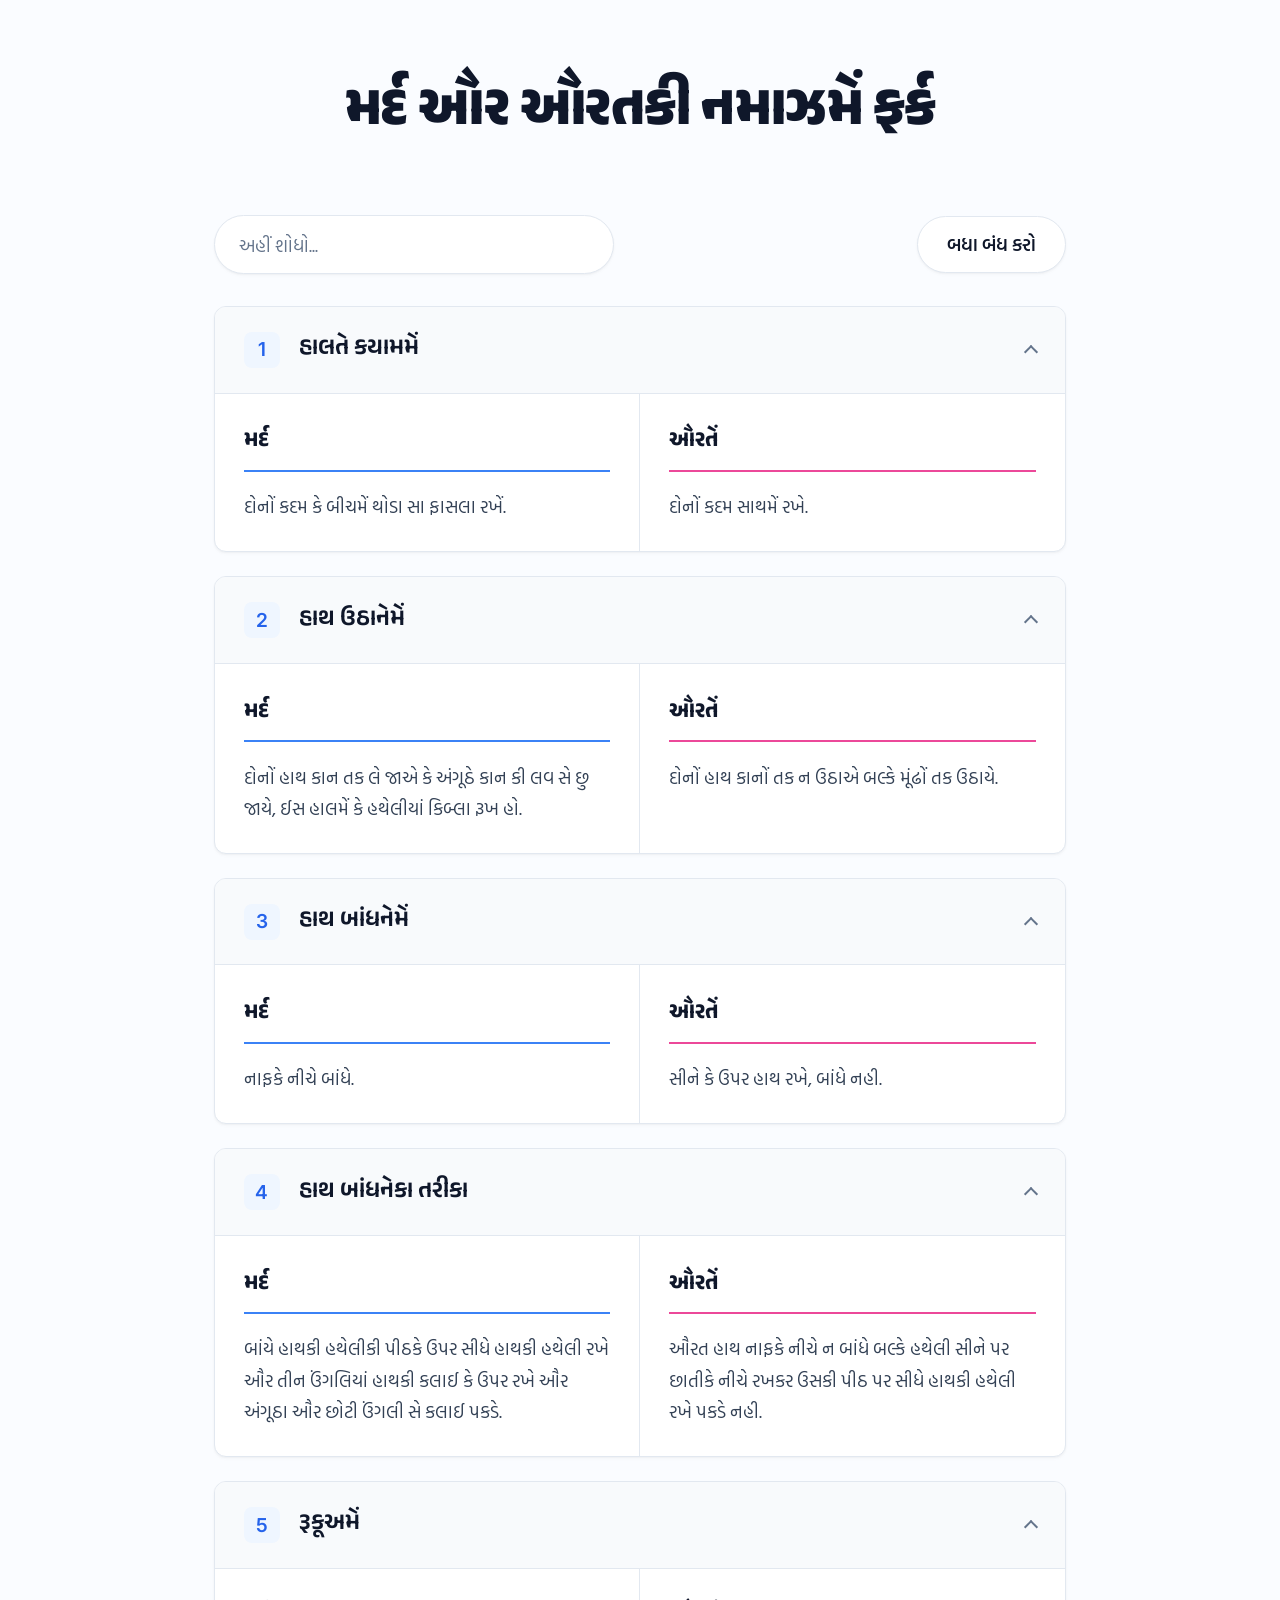
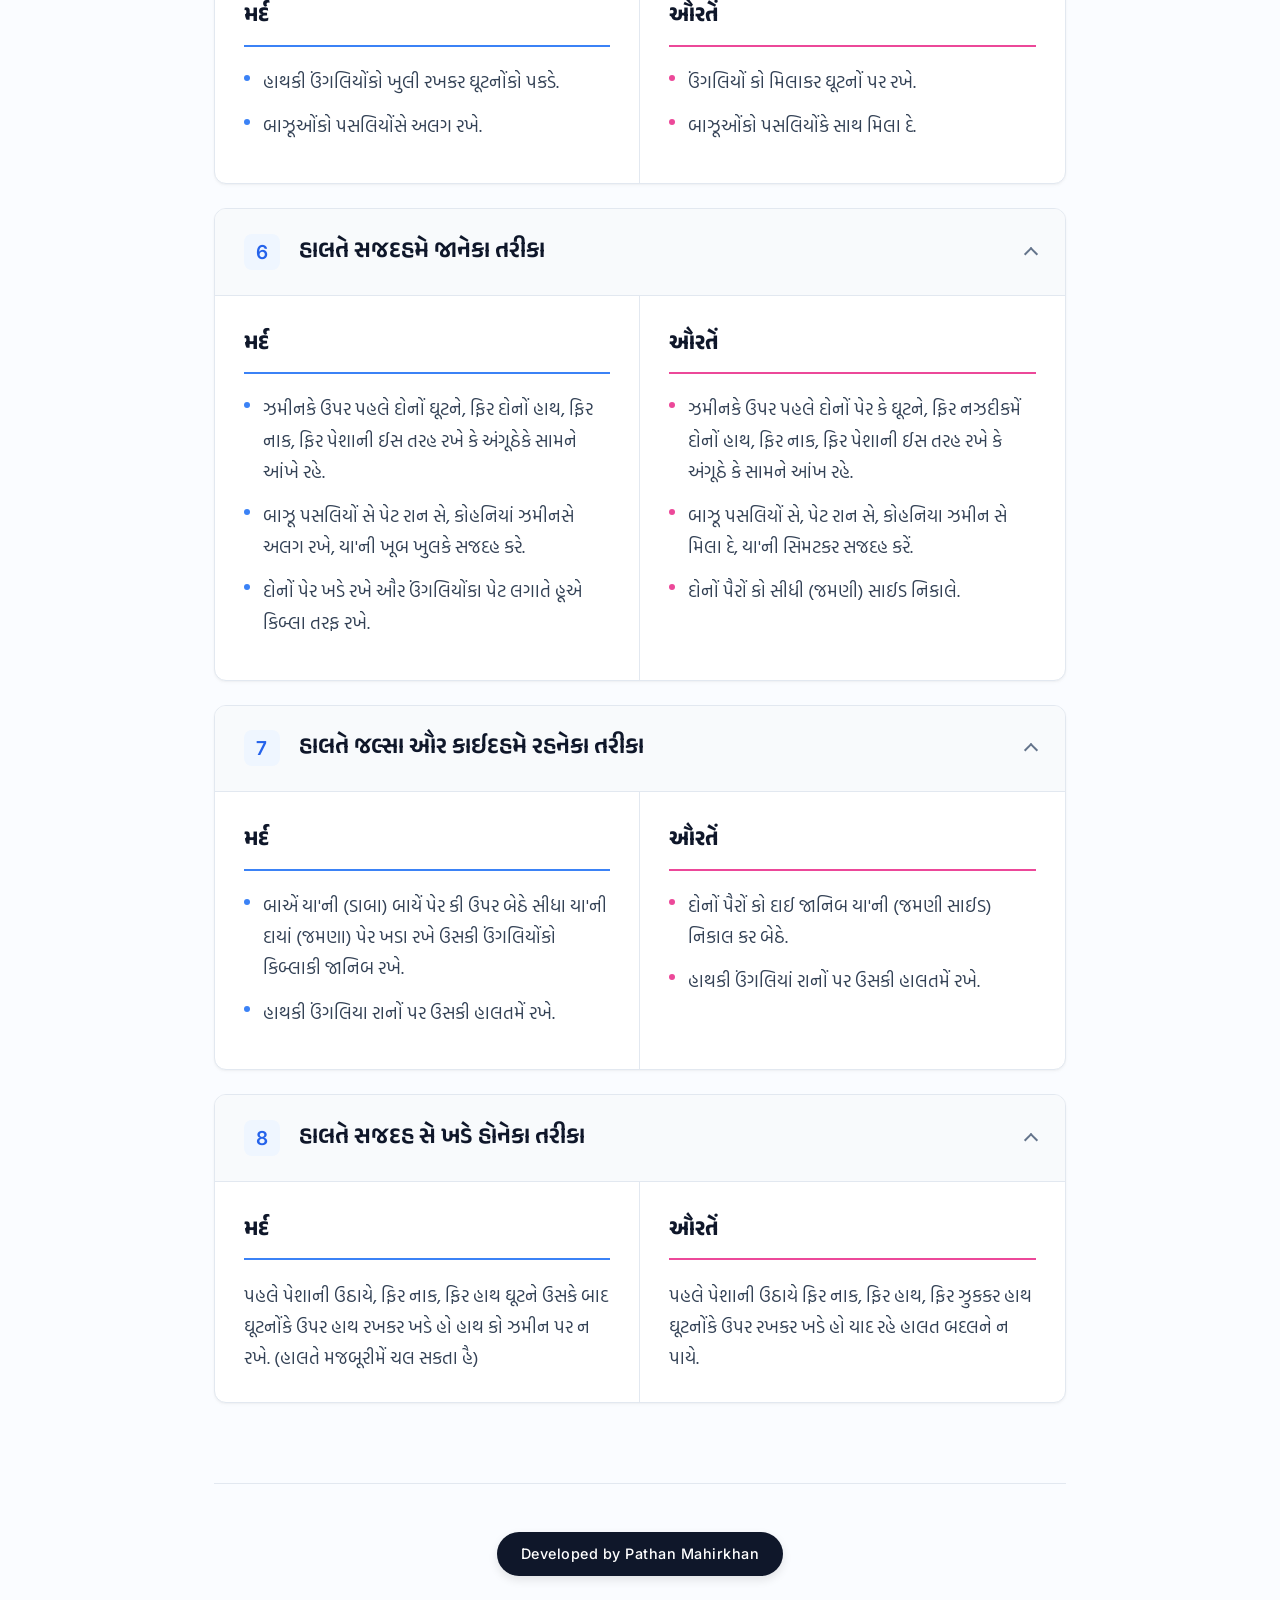
<file: namajfark.html>
<!DOCTYPE html>
<html lang="gu" dir="ltr">
<head>
    <meta charset="UTF-8">
    <meta name="viewport" content="width=device-width, initial-scale=1.0, maximum-scale=1.0, user-scalable=no">
    <meta name="theme-color" content="#ffffff">
    <title>નમાઝમાં ફર્ક | Developed by Pathan Mahirkhan</title>
    
    <!-- Stylish Professional Gujarati Fonts -->
    <link rel="preconnect" href="https://fonts.googleapis.com">
    <link rel="preconnect" href="https://fonts.gstatic.com" crossorigin>
    <link href="https://fonts.googleapis.com/css2?family=Anek+Gujarati:wght@500;600;700;800&family=Hind+Vadodara:wght@400;500;600&display=swap" rel="stylesheet">
    <link href="https://fonts.googleapis.com/css2?family=Inter:wght@500;600&display=swap" rel="stylesheet">
    
    <style>
        :root {
            --bg-body: #fafcff;
            --bg-surface: #ffffff;
            
            --text-heading: #0f172a;
            --text-body: #334155;
            --text-muted: #64748b;
            
            --primary: #2563eb;
            --border: #e2e8f0;
            
            --font-heading: 'Anek Gujarati', sans-serif;
            --font-body: 'Hind Vadodara', sans-serif;
            --font-en: 'Inter', sans-serif;
            
            --radius-md: 12px;
            --shadow-sm: 0 2px 4px rgba(0,0,0,0.02), 0 1px 2px rgba(0,0,0,0.04);
            --shadow-md: 0 4px 6px -1px rgba(0,0,0,0.05), 0 2px 4px -2px rgba(0,0,0,0.05);
        }

        * { box-sizing: border-box; margin: 0; padding: 0; }

        body {
            font-family: var(--font-body);
            background-color: var(--bg-body);
            color: var(--text-body);
            line-height: 1.7;
            -webkit-font-smoothing: antialiased;
            -moz-osx-font-smoothing: grayscale;
        }

        .container {
            max-width: 900px;
            margin: 0 auto;
            padding: 4rem 1.5rem;
        }

        .main-heading {
            font-family: var(--font-heading);
            font-size: clamp(2.2rem, 6vw, 3.5rem);
            font-weight: 800;
            text-align: center;
            color: var(--text-heading);
            margin-bottom: 3.5rem;
            letter-spacing: -0.5px;
        }

        /* Minimal Search & Controls */
        .controls {
            display: flex;
            justify-content: space-between;
            align-items: center;
            margin-bottom: 2rem;
            gap: 1rem;
        }

        .search-input {
            flex-grow: 1;
            max-width: 400px;
            padding: 0.9rem 1.5rem;
            border: 1px solid var(--border);
            border-radius: 50px;
            font-family: var(--font-body);
            font-size: 1.15rem;
            outline: none;
            background: var(--bg-surface);
            transition: all 0.2s ease;
            box-shadow: var(--shadow-sm);
            color: var(--text-heading);
        }

        .search-input::placeholder {
            color: var(--text-muted);
        }

        .search-input:focus {
            border-color: var(--primary);
            box-shadow: 0 0 0 4px rgba(37,99,235,0.1);
        }

        .btn-toggle {
            background: var(--bg-surface);
            border: 1px solid var(--border);
            padding: 0.9rem 1.8rem;
            border-radius: 50px;
            font-family: var(--font-body);
            font-weight: 600;
            font-size: 1.1rem;
            color: var(--text-heading);
            cursor: pointer;
            transition: all 0.2s ease;
            box-shadow: var(--shadow-sm);
        }
        
        .btn-toggle:hover {
            border-color: var(--text-muted);
            background: #f8fafc;
        }

        /* Cards */
        .step-list {
            display: flex;
            flex-direction: column;
            gap: 1.5rem;
        }

        .step-card {
            background: var(--bg-surface);
            border: 1px solid var(--border);
            border-radius: var(--radius-md);
            box-shadow: var(--shadow-sm);
            overflow: hidden;
            transition: box-shadow 0.2s ease, border-color 0.2s ease;
        }

        .step-card:hover {
            box-shadow: var(--shadow-md);
            border-color: #cbd5e1;
        }

        .step-header {
            padding: 1.4rem 1.8rem;
            display: flex;
            align-items: center;
            gap: 1.2rem;
            cursor: pointer;
            border-bottom: 1px solid transparent;
            transition: background 0.2s ease;
        }

        .step-card:not(.collapsed) .step-header {
            border-bottom-color: var(--border);
            background: #f8fafc;
        }

        .step-num {
            font-family: var(--font-en);
            font-size: 1.2rem;
            font-weight: 600;
            color: var(--primary);
            background: #eff6ff;
            width: 36px;
            height: 36px;
            display: flex;
            align-items: center;
            justify-content: center;
            border-radius: 8px;
            flex-shrink: 0;
        }

        .step-title {
            font-family: var(--font-heading);
            font-size: 1.5rem;
            font-weight: 600;
            color: var(--text-heading);
            flex-grow: 1;
        }

        /* Pure CSS Chevron */
        .indicator {
            width: 10px;
            height: 10px;
            border-right: 2px solid var(--text-muted);
            border-bottom: 2px solid var(--text-muted);
            transform: rotate(225deg);
            transition: transform 0.3s ease;
            margin-top: 4px;
        }
        .step-card.collapsed .indicator { 
            transform: rotate(45deg);
            margin-top: -4px;
        }

        /* Smooth Expand/Collapse */
        .grid-outer {
            display: grid;
            grid-template-rows: 1fr;
            transition: grid-template-rows 0.35s cubic-bezier(0.4, 0, 0.2, 1);
        }
        
        .step-card.collapsed .grid-outer {
            grid-template-rows: 0fr;
        }

        .grid-inner {
            overflow: hidden;
            display: grid;
            grid-template-columns: 1fr 1fr;
        }

        .panel {
            padding: 1.8rem;
        }

        .panel:first-child {
            border-right: 1px solid var(--border);
        }

        .panel-heading {
            font-family: var(--font-heading);
            font-size: 1.4rem;
            font-weight: 700;
            color: var(--text-heading);
            margin-bottom: 1.2rem;
            padding-bottom: 0.6rem;
            border-bottom: 2px solid var(--border);
        }

        .panel-male .panel-heading { border-bottom-color: #3b82f6; }
        .panel-female .panel-heading { border-bottom-color: #ec4899; }

        .panel-text {
            font-size: 1.15rem;
            color: var(--text-body);
        }

        .panel-text ul {
            list-style: none;
            padding: 0;
            margin: 0;
        }
        
        .panel-text li {
            position: relative;
            padding-left: 1.2rem;
            margin-bottom: 0.8rem;
        }
        
        .panel-text li::before {
            content: '';
            position: absolute;
            left: 0;
            top: 9px;
            width: 6px;
            height: 6px;
            border-radius: 50%;
            background-color: var(--text-muted);
        }
        
        .panel-male li::before { background-color: #3b82f6; }
        .panel-female li::before { background-color: #ec4899; }

        .no-results {
            text-align: center;
            padding: 4rem 2rem;
            color: var(--text-muted);
            font-size: 1.2rem;
            background: var(--bg-surface);
            border-radius: var(--radius-md);
            border: 1px dashed var(--border);
            font-family: var(--font-body);
        }

        /* Dev Badge */
        .footer {
            margin-top: 5rem;
            text-align: center;
            border-top: 1px solid var(--border);
            padding-top: 3rem;
        }
        
        .dev-badge {
            display: inline-block;
            padding: 0.6rem 1.5rem;
            background: var(--text-heading);
            color: #ffffff;
            border-radius: 50px;
            font-family: var(--font-en);
            font-size: 0.9rem;
            font-weight: 500;
            letter-spacing: 0.5px;
            text-decoration: none;
            box-shadow: 0 4px 10px rgba(0,0,0,0.1);
            transition: transform 0.2s ease, box-shadow 0.2s ease;
        }

        .dev-badge:hover {
            transform: translateY(-2px);
            box-shadow: 0 6px 15px rgba(0,0,0,0.15);
        }

        @media (max-width: 768px) {
            .grid-inner { grid-template-columns: 1fr; }
            .panel:first-child {
                border-right: none;
                border-bottom: 1px solid var(--border);
            }
            .controls { flex-direction: column; align-items: stretch; }
            .search-input { max-width: 100%; }
            .step-header { padding: 1.2rem; }
            .panel { padding: 1.5rem 1.2rem; }
        }
    </style>
</head>
<body>

    <div class="container">
        
        <!-- Minimal Main Heading -->
        <h1 class="main-heading">મર્દ ઔર ઔરતકી નમાઝમેં ફર્ક</h1>
        
        <!-- Controls -->
        <div class="controls">
            <input type="text" id="searchInput" class="search-input" placeholder="અહીં શોધો..." onkeyup="appController.search()">
            <button class="btn-toggle" onclick="appController.toggleAll()" id="toggleBtn">
                બધા બંધ કરો
            </button>
        </div>

        <!-- Render Container -->
        <div class="step-list" id="stepsContainer">
            <!-- Cards injected via JS -->
        </div>

        <!-- Footer -->
        <div class="footer">
            <a href="#" class="dev-badge">Developed by Pathan Mahirkhan</a>
        </div>
        
    </div>

    <!-- App Logic -->
    <script>
        const appData = [
            {
                id: 1,
                context: "હાલતે કયામમેં",
                male: "દોનોં કદમ કે બીચમેં થોડા સા ફાસલા રખેં.",
                female: "દોનોં કદમ સાથમેં રખે."
            },
            {
                id: 2,
                context: "હાથ ઉઠાનેમેં",
                male: "દોનોં હાથ કાન તક લે જાએ કે અંગૂઠે કાન કી લવ સે છુ જાયે, ઈસ હાલમેં કે હથેલીયાં કિબ્લા રૂખ હો.",
                female: "દોનોં હાથ કાનોં તક ન ઉઠાએ બલ્કે મૂંઢોં તક ઉઠાયે."
            },
            {
                id: 3,
                context: "હાથ બાંધનેમેં",
                male: "નાફકે નીચે બાંધે.",
                female: "સીને કે ઉપર હાથ રખે, બાંધે નહી."
            },
            {
                id: 4,
                context: "હાથ બાંધનેકા તરીકા",
                male: "બાંયે હાથકી હથેલીકી પીઠકે ઉપર સીધે હાથકી હથેલી રખે ઔર તીન ઉંગલિયાં હાથકી કલાઈ કે ઉપર રખે ઔર અંગૂઠા ઔર છોટી ઉંગલી સે કલાઈ પકડે.",
                female: "ઔરત હાથ નાફકે નીચે ન બાંધે બલ્કે હથેલી સીને પર છાતીકે નીચે રખકર ઉસકી પીઠ પર સીધે હાથકી હથેલી રખે પકડે નહી."
            },
            {
                id: 5,
                context: "રૂકૂઅમેં",
                male: "<ul><li>હાથકી ઉંગલિયોંકો ખુલી રખકર ઘૂટનોંકો પકડે.</li><li>બાઝૂઓંકો પસલિયોંસે અલગ રખે.</li></ul>",
                female: "<ul><li>ઉંગલિયોં કો મિલાકર ઘૂટનોં પર રખે.</li><li>બાઝૂઓંકો પસલિયોંકે સાથ મિલા દે.</li></ul>"
            },
            {
                id: 6,
                context: "હાલતે સજદહમે જાનેકા તરીકા",
                male: "<ul><li>ઝમીનકે ઉપર પહલે દોનોં ઘૂટને, ફિર દોનોં હાથ, ફિર નાક, ફિર પેશાની ઈસ તરહ રખે કે અંગૂઠેકે સામને આંખે રહે.</li><li>બાઝૂ પસલિયોં સે પેટ રાન સે, કોહનિયાં ઝમીનસે અલગ રખે, યા'ની ખૂબ ખુલકે સજદહ કરે.</li><li>દોનોં પેર ખડે રખે ઔર ઉંગલિયોંકા પેટ લગાતે હૂએ કિબ્લા તરફ રખે.</li></ul>",
                female: "<ul><li>ઝમીનકે ઉપર પહલે દોનોં પેર કે ઘૂટને, ફિર નઝદીકમેં દોનોં હાથ, ફિર નાક, ફિર પેશાની ઈસ તરહ રખે કે અંગૂઠે કે સામને આંખ રહે.</li><li>બાઝૂ પસલિયોં સે, પેટ રાન સે, કોહનિયા ઝમીન સે મિલા દે, યા'ની સિમટકર સજદહ કરેં.</li><li>દોનોં પૈરોં કો સીધી (જમણી) સાઈડ નિકાલે.</li></ul>"
            },
            {
                id: 7,
                context: "હાલતે જલ્સા ઔર કાઈદહમે રહનેકા તરીકા",
                male: "<ul><li>બાએં યા'ની (ડાબા) બાયેં પેર કી ઉપર બેઠે સીધા યા'ની દાયાં (જમણા) પેર ખડા રખે ઉસકી ઉંગલિયોંકો કિબ્લાકી જાનિબ રખે.</li><li>હાથકી ઉંગલિયા રાનોં પર ઉસકી હાલતમેં રખે.</li></ul>",
                female: "<ul><li>દોનોં પૈરોં કો દાઈ જાનિબ યા'ની (જમણી સાઈડ) નિકાલ કર બેઠે.</li><li>હાથકી ઉંગલિયાં રાનોં પર ઉસકી હાલતમેં રખે.</li></ul>"
            },
            {
                id: 8,
                context: "હાલતે સજદહ સે ખડે હોનેકા તરીકા",
                male: "પહલે પેશાની ઉઠાયે, ફિર નાક, ફિર હાથ ઘૂટને ઉસકે બાદ ઘૂટનોંકે ઉપર હાથ રખકર ખડે હો હાથ કો ઝમીન પર ન રખે. (હાલતે મજબૂરીમેં ચલ સકતા હૈ)",
                female: "પહલે પેશાની ઉઠાયે ફિર નાક, ફિર હાથ, ફિર ઝુકકર હાથ ઘૂટનોંકે ઉપર રખકર ખડે હો યાદ રહે હાલત બદલને ન પાયે."
            }
        ];

        class AppController {
            constructor(data) {
                this.data = data;
                this.container = document.getElementById('stepsContainer');
                this.isCollapsed = false; // default open
                this.init();
            }

            init() {
                this.renderCards(this.data);
            }

            renderCards(dataToRender) {
                this.container.innerHTML = '';
                
                if (dataToRender.length === 0) {
                    this.container.innerHTML = '<div class="no-results">કોઈ પરિણામ મળ્યું નથી. બીજો શબ્દ શોધી જુઓ.</div>';
                    return;
                }

                const fragment = document.createDocumentFragment();
                
                dataToRender.forEach((item) => {
                    const el = document.createElement('div');
                    el.className = 'step-card' + (this.isCollapsed ? ' collapsed' : '');
                    
                    el.innerHTML = `
                        <div class="step-header" onclick="appController.toggleCard(this)">
                            <div class="step-num">${item.id}</div>
                            <div class="step-title">${item.context}</div>
                            <div class="indicator"></div>
                        </div>
                        <div class="grid-outer">
                            <div class="grid-inner">
                                <div class="panel panel-male">
                                    <div class="panel-heading">મર્દ</div>
                                    <div class="panel-text">${item.male}</div>
                                </div>
                                <div class="panel panel-female">
                                    <div class="panel-heading">ઔરતેં</div>
                                    <div class="panel-text">${item.female}</div>
                                </div>
                            </div>
                        </div>
                    `;
                    fragment.appendChild(el);
                });
                
                this.container.appendChild(fragment);
            }

            toggleCard(headerElement) {
                const card = headerElement.parentElement;
                card.classList.toggle('collapsed');
            }

            toggleAll() {
                this.isCollapsed = !this.isCollapsed;
                const cards = document.querySelectorAll('.step-card');
                const btn = document.getElementById('toggleBtn');

                cards.forEach(card => {
                    if (this.isCollapsed) {
                        card.classList.add('collapsed');
                    } else {
                        card.classList.remove('collapsed');
                    }
                });

                if (this.isCollapsed) {
                    btn.textContent = 'બધા ખોલો';
                } else {
                    btn.textContent = 'બધા બંધ કરો';
                }
            }

            search() {
                const query = document.getElementById('searchInput').value.toLowerCase();
                const filtered = this.data.filter(item => 
                    item.context.toLowerCase().includes(query) ||
                    item.male.toLowerCase().includes(query) ||
                    item.female.toLowerCase().includes(query)
                );
                
                // Open all when searching
                this.isCollapsed = false;
                document.getElementById('toggleBtn').textContent = 'બધા બંધ કરો';
                
                this.renderCards(filtered);
            }
        }

        // Initialize App
        const appController = new AppController(appData);

    </script>
</body>
</html>
</file>
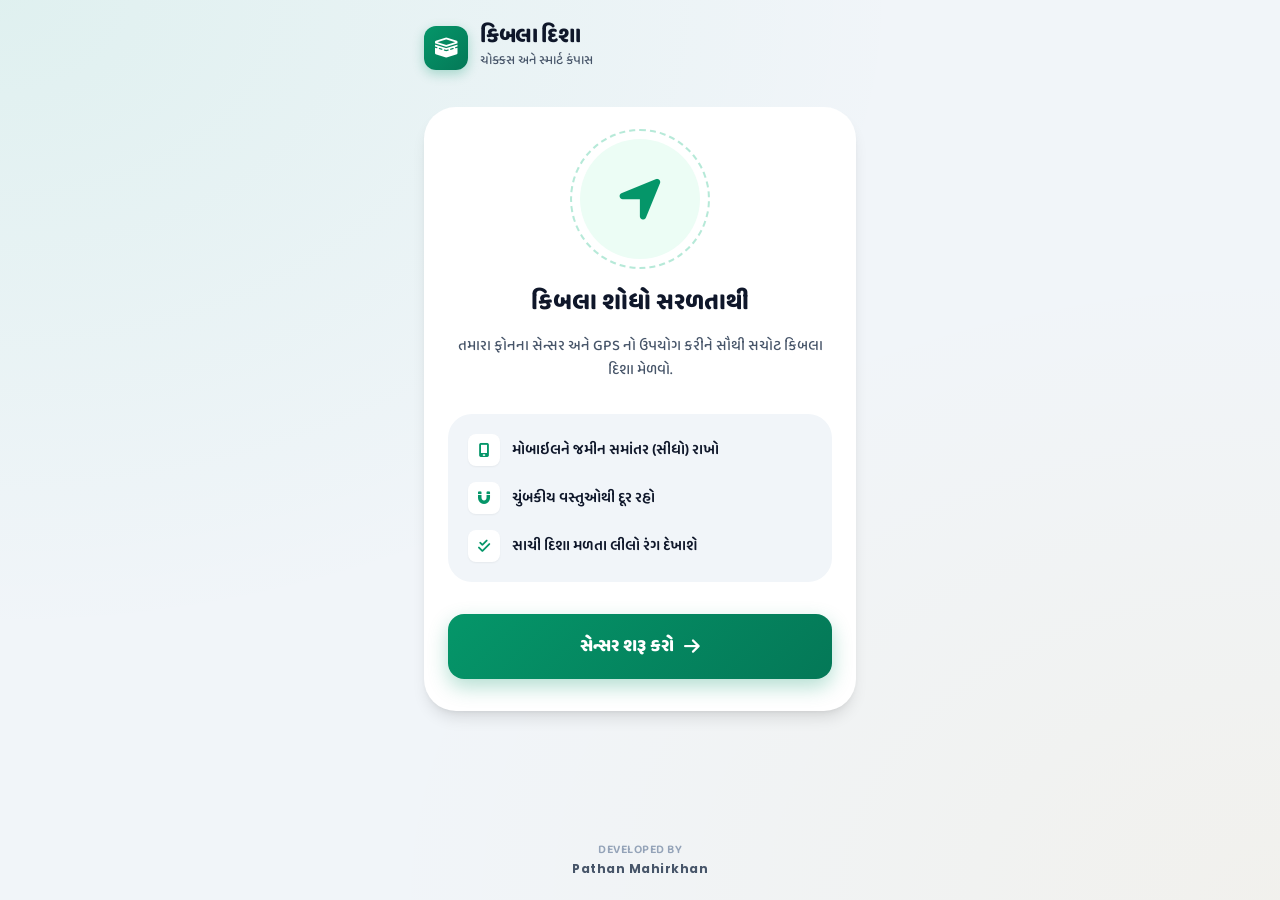
<file: qibla.html>
<!DOCTYPE html>
<html lang="gu">
<head>
    <meta charset="UTF-8">
    <meta name="viewport" content="width=device-width, initial-scale=1.0, maximum-scale=1.0, user-scalable=no">
    <title>સ્માર્ટ કિબલા કંપાસ - પ્રો</title>
    
    <!-- Fonts -->
    <link rel="preconnect" href="https://fonts.googleapis.com">
    <link rel="preconnect" href="https://fonts.gstatic.com" crossorigin>
    <link href="https://fonts.googleapis.com/css2?family=Baloo+Bhai+2:wght@400;500;600;700;800&family=Poppins:wght@300;400;500;600;700;800&display=swap" rel="stylesheet">
    
    <!-- Icons -->
    <link rel="stylesheet" href="https://cdnjs.cloudflare.com/ajax/libs/font-awesome/6.4.0/css/all.min.css">
    
    <style>
        :root {
            /* Premium Color Palette */
            --primary: #059669; /* Emerald 600 */
            --primary-dark: #047857;
            --primary-light: #10b981;
            --primary-bg: #ecfdf5;
            
            --accent: #d97706; /* Amber 600 */
            --accent-light: #f59e0b;
            --accent-bg: #fffbeb;
            
            --bg-color: #f1f5f9; /* Slate 100 */
            --surface: #ffffff;
            
            --text-main: #0f172a; /* Slate 900 */
            --text-muted: #475569; /* Slate 600 */
            --text-light: #94a3b8; /* Slate 400 */
            
            --border-color: #e2e8f0;
            --error: #ef4444;
            --error-bg: #fef2f2;
            
            /* Shadows for depth */
            --shadow-sm: 0 1px 2px 0 rgb(0 0 0 / 0.05);
            --shadow-md: 0 4px 6px -1px rgb(0 0 0 / 0.1), 0 2px 4px -2px rgb(0 0 0 / 0.1);
            --shadow-lg: 0 10px 15px -3px rgb(0 0 0 / 0.1), 0 4px 6px -4px rgb(0 0 0 / 0.1);
            --shadow-glow: 0 0 20px rgba(16, 185, 129, 0.3);
            --shadow-glow-active: 0 0 40px rgba(16, 185, 129, 0.6);
            
            --radius-lg: 24px;
            --radius-xl: 32px;
        }

        * { margin: 0; padding: 0; box-sizing: border-box; }

        body {
            font-family: 'Baloo Bhai 2', 'Poppins', sans-serif;
            background-color: var(--bg-color);
            color: var(--text-main);
            min-height: 100vh;
            display: flex;
            justify-content: center;
            overflow-x: hidden;
            -webkit-font-smoothing: antialiased;
            background-image: 
                radial-gradient(at 0% 0%, rgba(16, 185, 129, 0.08) 0px, transparent 50%),
                radial-gradient(at 100% 100%, rgba(245, 158, 11, 0.05) 0px, transparent 50%);
            background-attachment: fixed;
        }

        .app-container {
            width: 100%;
            max-width: 480px;
            min-height: 100vh;
            display: flex;
            flex-direction: column;
            position: relative;
        }

        /* --- Header --- */
        header {
            padding: 24px 24px 16px;
            display: flex;
            justify-content: space-between;
            align-items: center;
            z-index: 10;
        }

        .logo-area {
            display: flex;
            align-items: center;
            gap: 12px;
        }

        .icon-box {
            width: 44px;
            height: 44px;
            background: linear-gradient(135deg, var(--primary), var(--primary-dark));
            border-radius: 12px;
            display: flex;
            justify-content: center;
            align-items: center;
            color: white;
            font-size: 20px;
            box-shadow: 0 4px 12px rgba(5, 150, 105, 0.3);
        }

        .title-area h1 {
            font-size: 22px;
            font-weight: 800;
            line-height: 1.1;
            letter-spacing: -0.5px;
        }

        .title-area p {
            font-size: 13px;
            color: var(--text-muted);
            font-weight: 500;
            margin-top: 2px;
        }

        /* --- Main Content Area --- */
        main {
            flex: 1;
            padding: 0 24px 24px;
            display: flex;
            flex-direction: column;
        }

        /* --- Welcome / Initial State --- */
        .onboarding {
            background: var(--surface);
            border-radius: var(--radius-xl);
            padding: 32px 24px;
            margin-top: 20px;
            box-shadow: var(--shadow-lg);
            text-align: center;
            animation: slideUp 0.6s cubic-bezier(0.16, 1, 0.3, 1);
        }

        .onboarding-img {
            width: 120px;
            height: 120px;
            background: var(--primary-bg);
            border-radius: 50%;
            display: flex;
            justify-content: center;
            align-items: center;
            margin: 0 auto 24px;
            color: var(--primary);
            font-size: 50px;
            position: relative;
        }
        
        .onboarding-img::after {
            content: '';
            position: absolute;
            inset: -10px;
            border: 2px dashed var(--primary-light);
            border-radius: 50%;
            opacity: 0.3;
            animation: spin 10s linear infinite;
        }

        @keyframes spin { 100% { transform: rotate(360deg); } }

        .onboarding h2 {
            font-size: 24px;
            margin-bottom: 12px;
            font-weight: 800;
        }

        .onboarding p {
            color: var(--text-muted);
            font-size: 15px;
            margin-bottom: 32px;
            line-height: 1.6;
            font-weight: 500;
        }

        .features-list {
            text-align: left;
            margin-bottom: 32px;
            background: var(--bg-color);
            padding: 20px;
            border-radius: var(--radius-lg);
        }

        .feature-item {
            display: flex;
            align-items: center;
            gap: 12px;
            margin-bottom: 16px;
        }
        .feature-item:last-child { margin-bottom: 0; }

        .feature-icon {
            width: 32px;
            height: 32px;
            background: var(--surface);
            border-radius: 8px;
            display: flex;
            justify-content: center;
            align-items: center;
            color: var(--primary);
            box-shadow: var(--shadow-sm);
            font-size: 14px;
        }

        .feature-text {
            font-size: 15px;
            font-weight: 600;
            color: var(--text-main);
        }

        .btn-primary {
            background: linear-gradient(135deg, var(--primary), var(--primary-dark));
            color: white;
            border: none;
            width: 100%;
            padding: 18px;
            border-radius: 16px;
            font-size: 18px;
            font-family: 'Baloo Bhai 2', sans-serif;
            font-weight: 800;
            cursor: pointer;
            box-shadow: 0 8px 20px rgba(5, 150, 105, 0.3);
            display: flex;
            justify-content: center;
            align-items: center;
            gap: 10px;
            transition: transform 0.2s, box-shadow 0.2s;
            -webkit-tap-highlight-color: transparent;
        }

        .btn-primary:active {
            transform: scale(0.97);
            box-shadow: 0 4px 10px rgba(5, 150, 105, 0.3);
        }

        /* --- Active Compass UI --- */
        .compass-ui {
            display: none;
            flex-direction: column;
            flex: 1;
            animation: fadeIn 0.6s ease;
        }

        /* Direction Hint Banner */
        .hint-pill {
            background: var(--surface);
            padding: 12px 20px;
            border-radius: 50px;
            display: flex;
            align-items: center;
            justify-content: center;
            gap: 10px;
            box-shadow: var(--shadow-md);
            margin-bottom: 30px;
            font-size: 16px;
            font-weight: 700;
            color: var(--text-main);
            border: 1px solid var(--border-color);
            transition: all 0.4s cubic-bezier(0.4, 0, 0.2, 1);
            position: relative;
            overflow: hidden;
            z-index: 5;
        }

        .hint-pill.aligned {
            background: var(--primary);
            color: white;
            border-color: var(--primary);
            box-shadow: var(--shadow-glow-active);
            transform: scale(1.02);
        }

        .hint-pill i {
            color: var(--accent-light);
            font-size: 18px;
            transition: color 0.4s;
        }
        
        .hint-pill.aligned i {
            color: white;
        }

        /* Compass Visuals */
        .compass-wrapper {
            position: relative;
            width: 100%;
            aspect-ratio: 1/1;
            max-width: 340px;
            margin: 0 auto 30px;
            display: flex;
            justify-content: center;
            align-items: center;
        }

        /* Fixed Device Indicator (Top Arrow) */
        .device-heading-marker {
            position: absolute;
            top: -15px;
            left: 50%;
            transform: translateX(-50%);
            z-index: 20;
            display: flex;
            flex-direction: column;
            align-items: center;
            transition: all 0.3s ease;
        }

        .device-heading-marker .arrow {
            width: 0;
            height: 0;
            border-left: 12px solid transparent;
            border-right: 12px solid transparent;
            border-bottom: 16px solid var(--primary);
            filter: drop-shadow(0 -4px 6px rgba(5, 150, 105, 0.4));
            transition: border-bottom-color 0.4s;
        }

        .aligned-state .device-heading-marker .arrow {
            border-bottom-color: var(--accent-light);
            filter: drop-shadow(0 -4px 10px rgba(245, 158, 11, 0.6));
        }

        /* The main physical bezel */
        .compass-bezel {
            width: 100%;
            height: 100%;
            border-radius: 50%;
            background: var(--surface);
            box-shadow: 
                -10px -10px 20px rgba(255,255,255,0.8),
                10px 10px 20px rgba(0,0,0,0.05),
                inset 0 0 0 8px #f8fafc,
                inset 0 0 0 9px var(--border-color);
            position: relative;
            display: flex;
            justify-content: center;
            align-items: center;
            transition: box-shadow 0.5s ease;
            z-index: 10;
        }

        .aligned-state .compass-bezel {
            box-shadow: 
                0 0 0 4px var(--primary-light),
                0 0 30px rgba(16, 185, 129, 0.4),
                inset 0 0 0 8px #f8fafc,
                inset 0 0 0 9px var(--primary-light);
        }

        /* The rotating dial */
        .compass-dial {
            position: absolute;
            width: 88%;
            height: 88%;
            border-radius: 50%;
            background: var(--surface);
            box-shadow: inset 0 4px 10px rgba(0,0,0,0.03);
            will-change: transform;
            transition: transform 0.15s cubic-bezier(0.2, 0, 0, 1);
        }

        /* SVG styling */
        .compass-dial svg {
            width: 100%;
            height: 100%;
            transform: rotate(0deg); /* Initial */
        }

        /* Qibla Needle (Rotates relative to dial) */
        .qibla-needle-container {
            position: absolute;
            inset: 0;
            pointer-events: none;
            transition: transform 0.8s cubic-bezier(0.34, 1.56, 0.64, 1);
        }

        .kaaba-pointer {
            position: absolute;
            top: 6%;
            left: 50%;
            transform: translateX(-50%);
            display: flex;
            flex-direction: column;
            align-items: center;
        }

        .kaaba-pointer i {
            font-size: 28px;
            color: var(--primary);
            filter: drop-shadow(0 4px 6px rgba(0,0,0,0.15));
            background: white;
            border-radius: 8px;
            padding: 2px;
            transition: all 0.4s;
        }
        
        .aligned-state .kaaba-pointer i {
            color: var(--accent-light);
            transform: scale(1.15);
            filter: drop-shadow(0 4px 12px rgba(245, 158, 11, 0.5));
        }

        .kaaba-line {
            width: 3px;
            height: 110px;
            background: linear-gradient(to bottom, var(--primary), transparent);
            border-radius: 4px;
            margin-top: 4px;
            transition: background 0.4s;
        }
        
        .aligned-state .kaaba-line {
            background: linear-gradient(to bottom, var(--accent-light), transparent);
            box-shadow: 0 0 8px rgba(245, 158, 11, 0.4);
        }

        /* Center Pin */
        .center-pin {
            position: absolute;
            top: 50%;
            left: 50%;
            transform: translate(-50%, -50%);
            width: 20px;
            height: 20px;
            background: var(--surface);
            border: 5px solid var(--text-main);
            border-radius: 50%;
            box-shadow: 0 4px 8px rgba(0,0,0,0.2);
            z-index: 15;
            transition: border-color 0.4s;
        }

        .aligned-state .center-pin {
            border-color: var(--primary);
        }

        /* Live Data Display */
        .live-data {
            text-align: center;
            margin-bottom: 24px;
        }

        .heading-huge {
            font-family: 'Poppins', sans-serif;
            font-size: 56px;
            font-weight: 800;
            color: var(--text-main);
            line-height: 1;
            letter-spacing: -2px;
            text-shadow: 0 2px 4px rgba(0,0,0,0.05);
        }
        
        .heading-huge span {
            font-size: 32px;
            color: var(--text-light);
            font-weight: 600;
        }

        .heading-text {
            font-size: 16px;
            font-weight: 700;
            color: var(--primary);
            text-transform: uppercase;
            letter-spacing: 1px;
            margin-top: 4px;
        }

        /* Stat Grid */
        .stat-grid {
            display: grid;
            grid-template-columns: repeat(3, 1fr);
            gap: 12px;
            margin-bottom: 24px;
        }

        .stat-card {
            background: var(--surface);
            padding: 16px 8px;
            border-radius: 20px;
            text-align: center;
            box-shadow: var(--shadow-sm);
            border: 1px solid var(--border-color);
        }

        .stat-card i {
            color: var(--primary);
            font-size: 18px;
            margin-bottom: 8px;
        }

        .stat-val {
            font-family: 'Poppins', sans-serif;
            font-size: 18px;
            font-weight: 700;
            color: var(--text-main);
            line-height: 1.2;
        }

        .stat-label {
            font-size: 12px;
            color: var(--text-muted);
            font-weight: 600;
            margin-top: 4px;
        }

        /* Tips Accordion / Box */
        .info-box {
            background: var(--primary-bg);
            border-radius: var(--radius-lg);
            padding: 20px;
            border: 1px solid rgba(16, 185, 129, 0.2);
        }

        .info-box h3 {
            font-size: 16px;
            color: var(--primary-dark);
            margin-bottom: 12px;
            display: flex;
            align-items: center;
            gap: 8px;
        }

        .info-box p {
            font-size: 14px;
            color: var(--text-muted);
            line-height: 1.6;
            font-weight: 500;
            margin-bottom: 8px;
            display: flex;
            align-items: flex-start;
            gap: 8px;
        }
        .info-box p::before {
            content: '\f058'; /* Check circle */
            font-family: 'Font Awesome 6 Free';
            font-weight: 900;
            color: var(--primary);
            margin-top: 2px;
        }

        /* Error Banner */
        .error-banner {
            display: none;
            background: var(--error-bg);
            border: 1px solid #fecaca;
            color: var(--error);
            padding: 16px;
            border-radius: 16px;
            margin-bottom: 24px;
            font-weight: 600;
            font-size: 14px;
            line-height: 1.5;
            box-shadow: var(--shadow-sm);
            animation: shake 0.4s ease;
        }

        @keyframes shake {
            0%, 100% { transform: translateX(0); }
            20% { transform: translateX(-5px); }
            40% { transform: translateX(5px); }
            60% { transform: translateX(-5px); }
            80% { transform: translateX(5px); }
        }

        @keyframes slideUp {
            from { opacity: 0; transform: translateY(20px); }
            to { opacity: 1; transform: translateY(0); }
        }
        @keyframes fadeIn {
            from { opacity: 0; }
            to { opacity: 1; }
        }

        /* Footer */
        footer {
            text-align: center;
            padding: 20px;
            color: var(--text-light);
            font-size: 12px;
            font-weight: 600;
            letter-spacing: 0.5px;
        }
        footer span {
            color: var(--text-muted);
            font-family: 'Poppins', sans-serif;
            font-weight: 700;
        }
    </style>
</head>
<body>

<div class="app-container">

    <!-- Header -->
    <header>
        <div class="logo-area">
            <div class="icon-box">
                <i class="fa-solid fa-kaaba"></i>
            </div>
            <div class="title-area">
                <h1>કિબલા દિશા</h1>
                <p id="headerLocText">ચોક્કસ અને સ્માર્ટ કંપાસ</p>
            </div>
        </div>
    </header>

    <main>
        
        <!-- Error Container -->
        <div class="error-banner" id="errorBox"></div>

        <!-- 1. Onboarding View -->
        <div class="onboarding" id="onboardingView">
            <div class="onboarding-img">
                <i class="fa-solid fa-location-arrow"></i>
            </div>
            <h2>કિબલા શોધો સરળતાથી</h2>
            <p>તમારા ફોનના સેન્સર અને GPS નો ઉપયોગ કરીને સૌથી સચોટ કિબલા દિશા મેળવો.</p>
            
            <div class="features-list">
                <div class="feature-item">
                    <div class="feature-icon"><i class="fa-solid fa-mobile-screen"></i></div>
                    <div class="feature-text">મોબાઇલને જમીન સમાંતર (સીધો) રાખો</div>
                </div>
                <div class="feature-item">
                    <div class="feature-icon"><i class="fa-solid fa-magnet"></i></div>
                    <div class="feature-text">ચુંબકીય વસ્તુઓથી દૂર રહો</div>
                </div>
                <div class="feature-item">
                    <div class="feature-icon"><i class="fa-solid fa-check-double"></i></div>
                    <div class="feature-text">સાચી દિશા મળતા લીલો રંગ દેખાશે</div>
                </div>
            </div>

            <button class="btn-primary" onclick="startApp()">
                સેન્સર શરૂ કરો <i class="fa-solid fa-arrow-right"></i>
            </button>
        </div>

        <!-- 2. Active Compass View -->
        <div class="compass-ui" id="compassUi">
            
            <!-- Smart Hint -->
            <div class="hint-pill" id="hintBanner">
                <i class="fa-solid fa-compass" id="hintIcon"></i>
                <span id="hintText">કેલિબ્રેટ થઈ રહ્યું છે...</span>
            </div>

            <!-- Visual Compass -->
            <div class="compass-wrapper" id="compassWrapper">
                <div class="device-heading-marker"><div class="arrow"></div></div>
                
                <div class="compass-bezel">
                    <div class="compass-dial" id="dial">
                        <!-- SVG Face Generated via JS for ultimate crispness -->
                        <svg id="compassSVG" viewBox="0 0 300 300" xmlns="http://www.w3.org/2000/svg"></svg>
                        
                        <div class="qibla-needle-container" id="qiblaNeedle">
                            <div class="kaaba-pointer">
                                <i class="fa-solid fa-kaaba"></i>
                                <div class="kaaba-line"></div>
                            </div>
                        </div>
                    </div>
                    <div class="center-pin"></div>
                </div>
            </div>

            <!-- Live Big Data -->
            <div class="live-data">
                <div class="heading-huge" id="liveHeading">--<span>°</span></div>
                <div class="heading-text" id="liveDir">...</div>
            </div>

            <!-- Stats Grid -->
            <div class="stat-grid">
                <div class="stat-card">
                    <i class="fa-solid fa-kaaba"></i>
                    <div class="stat-val" id="statQibla">--°</div>
                    <div class="stat-label">કિબલા એંગલ</div>
                </div>
                <div class="stat-card">
                    <i class="fa-solid fa-location-crosshairs"></i>
                    <div class="stat-val" id="statHeading">--°</div>
                    <div class="stat-label">તમારી દિશા</div>
                </div>
                <div class="stat-card">
                    <i class="fa-solid fa-microchip"></i>
                    <div class="stat-val" id="statSensor">...</div>
                    <div class="stat-label">સેન્સર સ્થિતિ</div>
                </div>
            </div>

            <!-- Helpful Info -->
            <div class="info-box">
                <h3><i class="fa-solid fa-lightbulb"></i> સ્માર્ટ ટિપ્સ</h3>
                <p>જો કંપાસ અટકી જાય તો ફોનને હવામાં '8' ના આકારમાં ફેરવો.</p>
                <p>જ્યારે સાચી દિશા મળશે ત્યારે મોબાઈલ વાઇબ્રેટ થશે.</p>
            </div>
            
        </div>
    </main>

    <footer>
        DEVELOPED BY <br><span>Pathan Mahirkhan</span>
    </footer>

</div>

<script>
    'use strict';

    /* --- Configuration --- */
    const MECCA_LAT = 21.422487;
    const MECCA_LON = 39.826206;
    const ALIGN_TOLERANCE = 5; // Degrees
    const SMOOTH_FACTOR = 0.2;

    /* --- State --- */
    let qiblaAngle = 0;
    let currentHeading = 0;
    let smoothedHeading = null;
    let lastDialRotation = 0;
    let isAbsolute = false;
    let sensorActive = false;
    let isAligned = false;

    /* --- Dictionaries --- */
    const DIR_GU = ['ઉત્તર', 'ઉત્તર-પૂર્વ', 'પૂર્વ', 'દક્ષિણ-પૂર્વ', 'દક્ષિણ', 'દક્ષિણ-પશ્ચિમ', 'પશ્ચિમ', 'ઉત્તર-પશ્ચિમ'];
    const DIR_EN = ['N', 'NE', 'E', 'SE', 'S', 'SW', 'W', 'NW'];
    const DIR_16 = ['N','NNE','NE','ENE','E','ESE','SE','SSE','S','SSW','SW','WSW','W','WNW','NW','NNW'];

    /* --- Utilities --- */
    const $ = id => document.getElementById(id);
    
    function getDir8(deg) {
        const i = Math.round(((deg % 360) + 360) % 360 / 45) % 8;
        return `${DIR_GU[i]} (${DIR_EN[i]})`;
    }

    function getDir16(deg) {
        return DIR_16[Math.round(((deg % 360) + 360) % 360 / 22.5) % 16];
    }

    function showError(msg) {
        const errBox = $('errorBox');
        errBox.innerHTML = `<i class="fa-solid fa-triangle-exclamation"></i> ${msg}`;
        errBox.style.display = 'block';
        window.scrollTo(0,0);
    }

    /* --- Draw Stunning SVG Compass Face --- */
    function renderCompassFace() {
        const svg = $('compassSVG');
        const cx = 150, cy = 150, radius = 138;
        let elements = [];

        // Tick marks
        for (let i = 0; i < 360; i += 2) {
            const isMajor = i % 30 === 0;
            const isMed = i % 10 === 0;
            const length = isMajor ? 18 : (isMed ? 10 : 6);
            const width = isMajor ? 2.5 : (isMed ? 1.5 : 1);
            const color = isMajor ? '#0f172a' : (isMed ? '#64748b' : '#cbd5e1');
            
            const rad = i * Math.PI / 180;
            const sin = Math.sin(rad), cos = Math.cos(rad);
            
            const x1 = cx + radius * sin;
            const y1 = cy - radius * cos;
            const x2 = cx + (radius - length) * sin;
            const y2 = cy - (radius - length) * cos;
            
            elements.push(`<line x1="${x1}" y1="${y1}" x2="${x2}" y2="${y2}" stroke="${color}" stroke-width="${width}" stroke-linecap="round"/>`);
        }

        // Inner decorative rings
        elements.push(`<circle cx="${cx}" cy="${cy}" r="95" fill="none" stroke="#e2e8f0" stroke-width="1" />`);
        elements.push(`<circle cx="${cx}" cy="${cy}" r="60" fill="none" stroke="#e2e8f0" stroke-width="1" stroke-dasharray="4 4" />`);
        
        // Faint Crosshairs
        elements.push(`<line x1="150" y1="60" x2="150" y2="240" stroke="#f1f5f9" stroke-width="1"/>`);
        elements.push(`<line x1="60" y1="150" x2="240" y2="150" stroke="#f1f5f9" stroke-width="1"/>`);

        // Text Labels (Cardinals)
        const labels = [
            { d: 0, t: 'N', c: '#ef4444', s: 24, w: 800 },
            { d: 90, t: 'E', c: '#0f172a', s: 20, w: 700 },
            { d: 180, t: 'S', c: '#0f172a', s: 20, w: 700 },
            { d: 270, t: 'W', c: '#0f172a', s: 20, w: 700 }
        ];

        labels.forEach(l => {
            const rad = l.d * Math.PI / 180;
            const rTxt = 112; // Distance from center
            const x = cx + rTxt * Math.sin(rad);
            const y = cy - rTxt * Math.cos(rad);
            elements.push(`<text x="${x}" y="${y}" fill="${l.c}" font-size="${l.s}" font-weight="${l.w}" font-family="Poppins, sans-serif" text-anchor="middle" dominant-baseline="central">${l.t}</text>`);
        });

        // Sub-labels (NE, SE, etc.)
        [45, 135, 225, 315].forEach(d => {
            const rad = d * Math.PI / 180;
            const rTxt = 114;
            const x = cx + rTxt * Math.sin(rad);
            const y = cy - rTxt * Math.cos(rad);
            const txt = d===45?'NE':d===135?'SE':d===225?'SW':'NW';
            elements.push(`<text x="${x}" y="${y}" fill="#94a3b8" font-size="13" font-weight="600" font-family="Poppins, sans-serif" text-anchor="middle" dominant-baseline="central">${txt}</text>`);
        });

        svg.innerHTML = elements.join('');
    }

    /* --- App Initialization --- */
    window.startApp = function() {
        if (window.isSecureContext === false) {
            showError("સુરક્ષા ભૂલ: આ સુવિધા માટે HTTPS જરૂરી છે.");
            return;
        }

        $('errorBox').style.display = 'none';
        
        // Request GPS
        if (navigator.geolocation) {
            navigator.geolocation.getCurrentPosition(
                (pos) => {
                    const lat = pos.coords.latitude;
                    const lon = pos.coords.longitude;
                    
                    // Setup UI
                    $('onboardingView').style.display = 'none';
                    $('compassUi').style.display = 'flex';
                    $('headerLocText').textContent = "લોકેશન પ્રાપ્ત થઈ ગયું";
                    
                    renderCompassFace();
                    calcQibla(lat, lon);
                    initCompassSensors();
                },
                (err) => {
                    showError("લોકેશન એક્સેસ નિષ્ફળ! કૃપા કરીને GPS ચાલુ કરો અને પરવાનગી આપો.");
                },
                { enableHighAccuracy: true, timeout: 10000 }
            );
        } else {
            showError("તમારું બ્રાઉઝર GPS ને સપોર્ટ કરતું નથી.");
        }
    };

    /* --- Math: Calculate Qibla Angle --- */
    function calcQibla(lat, lon) {
        const PI = Math.PI;
        const latK = MECCA_LAT * PI / 180;
        const lonK = MECCA_LON * PI / 180;
        const latU = lat * PI / 180;
        const lonU = lon * PI / 180;

        const y = Math.sin(lonK - lonU) * Math.cos(latK);
        const x = Math.cos(latU) * Math.sin(latK) - Math.sin(latU) * Math.cos(latK) * Math.cos(lonK - lonU);

        let q = Math.atan2(y, x) * (180 / PI);
        qiblaAngle = (q + 360) % 360;

        // Set static UI elements
        $('qiblaNeedle').style.transform = `rotate(${qiblaAngle}deg)`;
        $('statQibla').textContent = `${Math.round(qiblaAngle)}° ${getDir16(qiblaAngle)}`;
    }

    /* --- Update UI Frame --- */
    function updateUI(rawHeading) {
        // Smoothing to prevent jitter
        if (smoothedHeading === null) smoothedHeading = rawHeading;
        let diff = rawHeading - smoothedHeading;
        if (diff > 180) diff -= 360;
        if (diff < -180) diff += 360;
        smoothedHeading = ((smoothedHeading + diff * SMOOTH_FACTOR) + 360) % 360;
        
        currentHeading = smoothedHeading;

        // Dial Rotation (Shortest path logic)
        let targetRot = -currentHeading;
        let rotDiff = targetRot - lastDialRotation;
        if (rotDiff > 180) rotDiff -= 360;
        if (rotDiff < -180) rotDiff += 360;
        lastDialRotation += rotDiff;

        $('dial').style.transform = `rotate(${lastDialRotation}deg)`;

        // Update Text
        const roundedHeading = Math.round(currentHeading);
        $('liveHeading').innerHTML = `${roundedHeading}<span>°</span>`;
        $('liveDir').textContent = getDir8(currentHeading);
        $('statHeading').textContent = `${roundedHeading}°`;

        // Check Qibla Alignment
        checkAlignment(currentHeading);
    }

    function checkAlignment(heading) {
        let diff = Math.abs(heading - qiblaAngle);
        if (diff > 180) diff = 360 - diff;
        
        const nowAligned = diff <= ALIGN_TOLERANCE;
        const banner = $('hintBanner');
        const icon = $('hintIcon');
        const text = $('hintText');
        const wrapper = $('compassWrapper');

        if (nowAligned && !isAligned) {
            // Just became aligned
            isAligned = true;
            banner.classList.add('aligned');
            wrapper.classList.add('aligned-state');
            icon.className = 'fa-solid fa-check-double';
            text.textContent = 'સાચી કિબલા દિશા!';
            if (navigator.vibrate) navigator.vibrate([100, 50, 100]); // Success pattern
        } 
        else if (!nowAligned) {
            // Not aligned
            if (isAligned) {
                isAligned = false;
                banner.classList.remove('aligned');
                wrapper.classList.remove('aligned-state');
                icon.className = 'fa-solid fa-arrow-rotate-right';
            }
            
            // Directional hint
            let rawDiff = qiblaAngle - heading;
            if (rawDiff > 180) rawDiff -= 360;
            if (rawDiff < -180) rawDiff += 360;
            
            const turnDeg = Math.round(Math.abs(rawDiff));
            const turnDir = rawDiff > 0 ? 'જમણી' : 'ડાબી';
            text.textContent = `${turnDir} બાજુ ${turnDeg}° ફરો`;
        }
    }

    /* --- Sensor Integrations (Fixed Math) --- */
    function initCompassSensors() {
        const statSensor = $('statSensor');
        statSensor.textContent = "શોધી રહ્યા છીએ...";

        // 1. AbsoluteOrientationSensor (Modern Android Chrome)
        if ('AbsoluteOrientationSensor' in window) {
            try {
                const sensor = new AbsoluteOrientationSensor({ frequency: 60 });
                let sensorFired = false;

                sensor.addEventListener('reading', () => {
                    if (!sensorFired) {
                        sensorFired = true;
                        sensorActive = true;
                        isAbsolute = true;
                        statSensor.textContent = "શ્રેષ્ઠ (Pro)";
                    }
                    const q = sensor.quaternion;
                    const yaw = Math.atan2(2 * (q[3]*q[2] + q[0]*q[1]), 1 - 2 * (q[1]*q[1] + q[2]*q[2])) * (180 / Math.PI);
                    // Convert math CCW yaw to CW compass heading
                    let heading = (360 - (yaw < 0 ? yaw + 360 : yaw)) % 360;
                    updateUI(heading);
                });

                sensor.addEventListener('error', () => { if (!sensorFired) startLegacy(); });
                sensor.start();

                setTimeout(() => { if (!sensorFired) { try{sensor.stop();}catch(e){} startLegacy(); } }, 2000);
                return;
            } catch (e) { startLegacy(); }
        } else {
            startLegacy();
        }

        // 2. Legacy Methods (iOS / Older Android)
        function startLegacy() {
            if (sensorActive) return;

            // iOS WebKit
            if (typeof DeviceOrientationEvent !== 'undefined' && typeof DeviceOrientationEvent.requestPermission === 'function') {
                DeviceOrientationEvent.requestPermission().then(state => {
                    if (state === 'granted') {
                        window.addEventListener('deviceorientation', e => {
                            if (e.webkitCompassHeading != null) {
                                if(!isAbsolute){ isAbsolute=true; sensorActive=true; statSensor.textContent="iOS કંપાસ"; }
                                updateUI(e.webkitCompassHeading);
                            }
                        }, true);
                    } else {
                        showError("સેન્સર પરવાનગી નકારી.");
                    }
                }).catch(e => showError("સેન્સર એરર: " + e));
                return;
            }

            // Android Absolute
            window.addEventListener('deviceorientationabsolute', e => {
                if (e.alpha != null) {
                    if(!isAbsolute){ isAbsolute=true; sensorActive=true; statSensor.textContent="સારું (Abs)"; }
                    updateUI(360 - e.alpha);
                }
            }, true);

            // Android Relative Fallback
            window.addEventListener('deviceorientation', e => {
                if (!isAbsolute && e.absolute === true && e.alpha != null) {
                    isAbsolute=true; sensorActive=true; statSensor.textContent="સામાન્ય";
                    updateUI(360 - e.alpha);
                }
            }, true);

            // Health check
            setTimeout(() => {
                if (!isAbsolute) {
                    statSensor.textContent = "નિષ્ફળ";
                    showError("મેગ્નેટિક સેન્સર ડેટા મળતો નથી. મોબાઈલને હવામાં '8' આકારમાં ફેરવો.");
                }
            }, 4000);
        }
    }
</script>

</body>
</html>
</file>
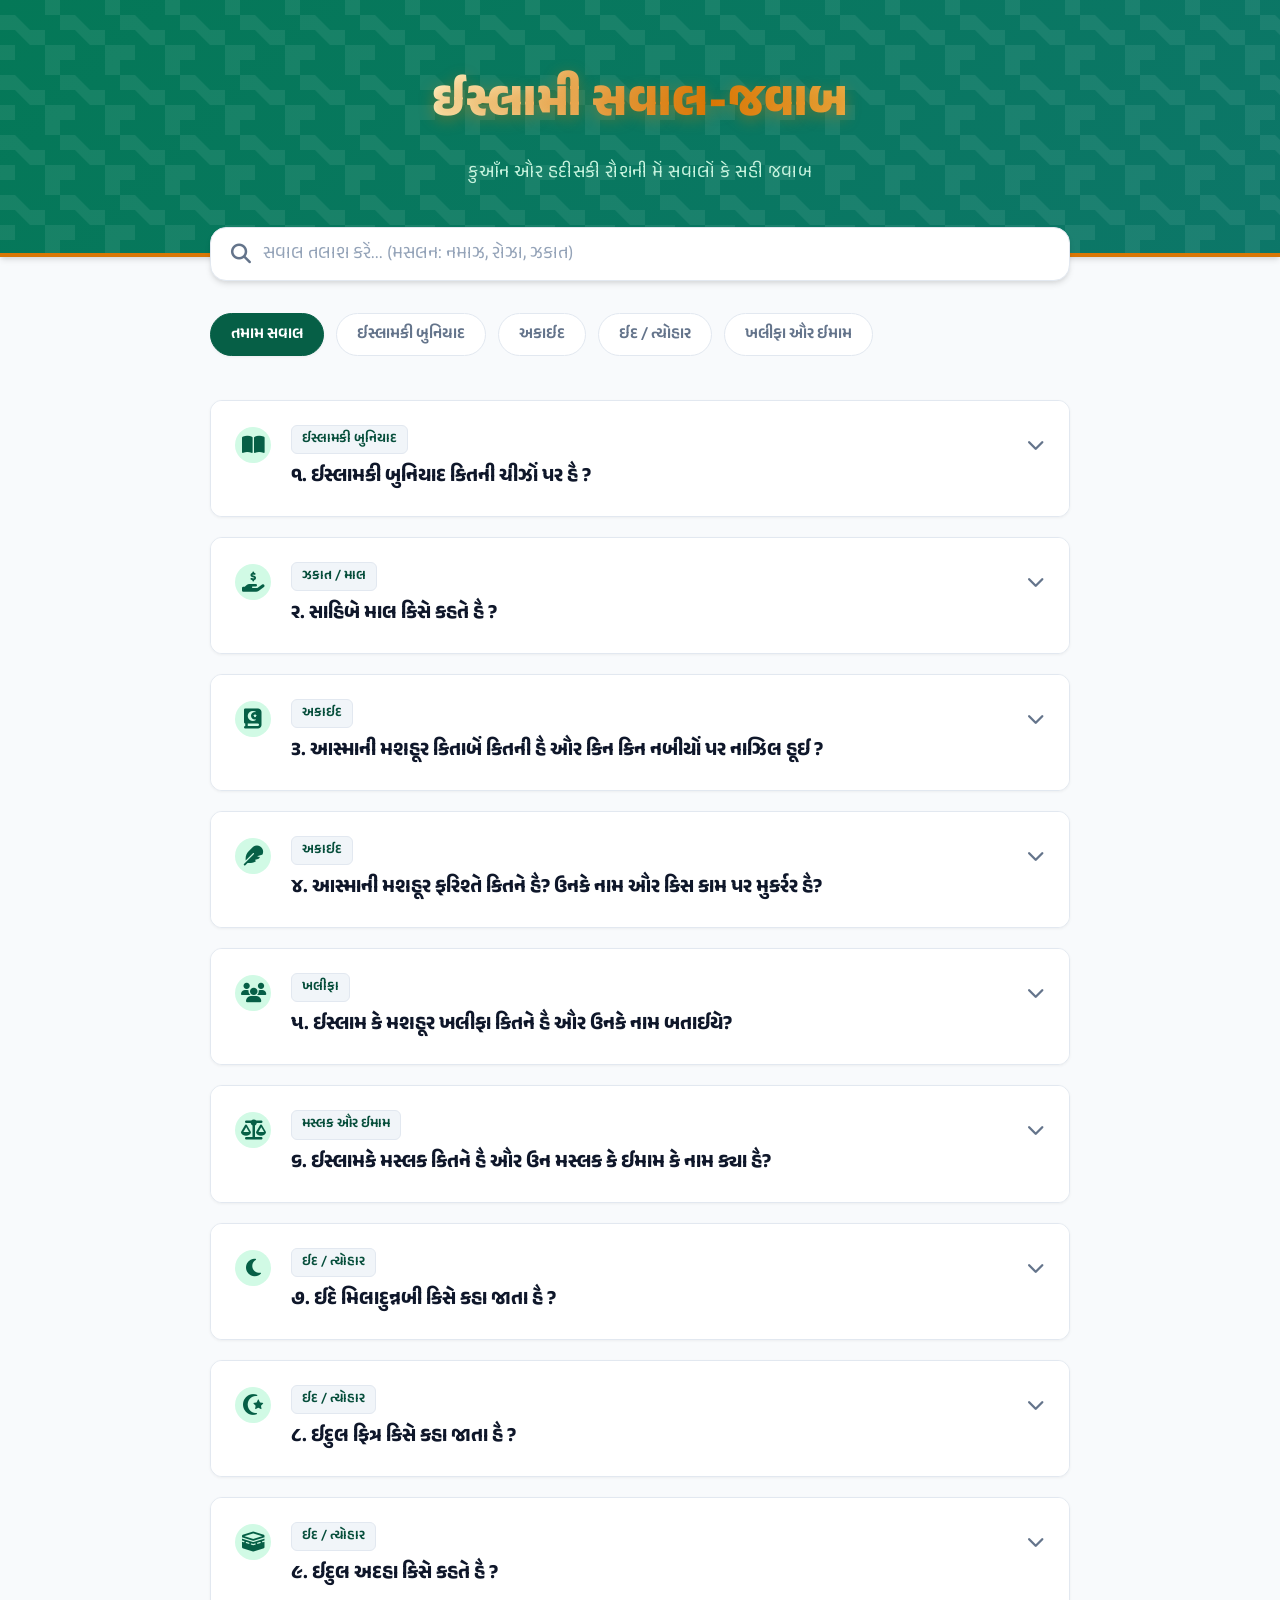
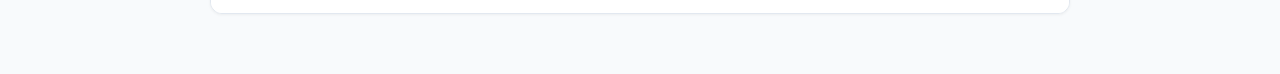
<file: sawaljawab.html>
<!DOCTYPE html>
<html lang="gu">
<head>
    <meta charset="UTF-8">
    <meta name="viewport" content="width=device-width, initial-scale=1.0">
    <title>ઈસ્લામી સવાલ-જવાબ | Islamic Knowledge Platform</title>
    
    <!-- Premium Google Fonts: Anek Gujarati for proper typography -->
    <link rel="preconnect" href="https://fonts.googleapis.com">
    <link rel="preconnect" href="https://fonts.gstatic.com" crossorigin>
    <link href="https://fonts.googleapis.com/css2?family=Anek+Gujarati:wght@300;400;500;600;700;800&display=swap" rel="stylesheet">
    
    <!-- Modern Icons (FontAwesome) -->
    <link rel="stylesheet" href="https://cdnjs.cloudflare.com/ajax/libs/font-awesome/6.4.0/css/all.min.css">
    
    <style>
        /* 1. CSS Variables for Clean Islamic Theme */
        :root {
            /* Primary Islamic Green colors */
            --primary: #065f46; 
            --primary-light: #d1fae5;
            --primary-dark: #064e3b;
            
            /* Accent & Backgrounds */
            --accent: #d97706; /* Subtle gold */
            --bg-body: #f8fafc;
            --bg-card: #ffffff;
            
            /* Text Colors */
            --text-heading: #0f172a;
            --text-body: #334155;
            --text-muted: #64748b;
            
            /* Structural Variables */
            --border: #e2e8f0;
            --radius-sm: 8px;
            --radius-md: 12px;
            --radius-lg: 16px;
            --shadow-sm: 0 1px 3px rgba(0,0,0,0.05);
            --shadow-md: 0 4px 6px -1px rgba(0,0,0,0.1), 0 2px 4px -1px rgba(0,0,0,0.06);
            --transition: all 0.3s ease;
        }

        /* 2. Global Reset & Typography */
        * {
            margin: 0;
            padding: 0;
            box-sizing: border-box;
        }

        body {
            font-family: 'Anek Gujarati', sans-serif;
            background-color: var(--bg-body);
            color: var(--text-body);
            line-height: 1.7;
            -webkit-font-smoothing: antialiased;
        }

        h1, h2, h3, h4, h5, h6 {
            color: var(--text-heading);
            font-weight: 700;
        }

        /* 3. Header Section (Interactive) */
        .site-header {
            background: linear-gradient(-45deg, #022c22, #065f46, #0f766e, #047857);
            background-size: 400% 400%;
            animation: gradientBG 15s ease infinite;
            color: white;
            padding: 4rem 1.5rem;
            text-align: center;
            position: relative;
            overflow: hidden;
            box-shadow: var(--shadow-md);
            border-bottom: 4px solid var(--accent);
        }

        @keyframes gradientBG {
            0% { background-position: 0% 50%; }
            50% { background-position: 100% 50%; }
            100% { background-position: 0% 50%; }
        }

        /* Subtle Islamic geometric background pattern moving */
        .site-header::before {
            content: '';
            position: absolute;
            top: 0; left: 0; right: 0; bottom: 0;
            background-image: url('data:image/svg+xml;utf8,<svg width="60" height="60" viewBox="0 0 60 60" xmlns="http://www.w3.org/2000/svg"><g fill="none" fill-rule="evenodd"><g fill="%23ffffff" fill-opacity="0.07"><path d="M30 30L15 15H0v15h15l15 15h15v-15H30zM0 60h15V45H0v15zM60 0H45v15h15V0zM60 60H45V45h15v15z"/></g></g></svg>');
            animation: movePattern 30s linear infinite;
        }

        @keyframes movePattern {
            0% { background-position: 0 0; }
            100% { background-position: 60px 60px; }
        }

        .header-content {
            position: relative;
            z-index: 2;
            max-width: 800px;
            margin: 0 auto;
        }

        .header-title {
            font-size: 3rem;
            font-weight: 800;
            margin-bottom: 0.75rem;
            letter-spacing: 1px;
            /* Interactive Gold Text Effect */
            background: linear-gradient(to right, #fef3c7, #d97706, #fde68a, #d97706);
            background-size: 200% auto;
            color: transparent;
            -webkit-background-clip: text;
            background-clip: text;
            animation: shineText 4s linear infinite;
            text-shadow: 0px 4px 15px rgba(217, 119, 6, 0.4);
            transition: transform 0.3s ease;
            cursor: default;
            display: inline-block;
        }

        .header-title:hover {
            transform: scale(1.05);
            text-shadow: 0px 6px 20px rgba(217, 119, 6, 0.6);
        }

        @keyframes shineText {
            to { background-position: 200% center; }
        }

        .header-subtitle {
            font-size: 1.15rem;
            opacity: 0.95;
            font-weight: 400;
            color: #d1fae5;
            letter-spacing: 0.5px;
        }

        /* 4. Main Layout Container */
        .main-container {
            max-width: 900px;
            margin: -30px auto 60px;
            padding: 0 20px;
            position: relative;
            z-index: 10;
        }

        /* 5. Search UX */
        .search-container {
            background: var(--bg-card);
            padding: 0.75rem 1.25rem;
            border-radius: var(--radius-lg);
            box-shadow: var(--shadow-md);
            display: flex;
            align-items: center;
            margin-bottom: 2rem;
            border: 1px solid var(--border);
            transition: var(--transition);
        }

        .search-container:focus-within {
            border-color: var(--primary);
            box-shadow: 0 0 0 3px var(--primary-light);
        }

        .search-icon {
            color: var(--text-muted);
            font-size: 1.25rem;
            margin-right: 12px;
        }

        .search-input {
            border: none;
            outline: none;
            width: 100%;
            font-size: 1.15rem;
            font-family: inherit;
            color: var(--text-heading);
            background: transparent;
        }

        .search-input::placeholder {
            color: #94a3b8;
        }

        /* 6. Categories Navigation */
        .category-filter {
            display: flex;
            overflow-x: auto;
            gap: 12px;
            padding-bottom: 12px;
            margin-bottom: 2rem;
            -webkit-overflow-scrolling: touch;
            scrollbar-width: none;
        }
        
        .category-filter::-webkit-scrollbar {
            display: none;
        }

        .cat-btn {
            background: var(--bg-card);
            border: 1px solid var(--border);
            color: var(--text-muted);
            padding: 0.5rem 1.25rem;
            border-radius: 9999px;
            font-size: 1rem;
            font-weight: 600;
            cursor: pointer;
            white-space: nowrap;
            transition: var(--transition);
            font-family: inherit;
        }

        .cat-btn:hover, .cat-btn.active {
            background: var(--primary);
            color: white;
            border-color: var(--primary);
            box-shadow: var(--shadow-sm);
        }

        /* 7. Question Cards Structure */
        .qa-list {
            display: flex;
            flex-direction: column;
            gap: 1.25rem;
        }

        .qa-card {
            background: var(--bg-card);
            border-radius: var(--radius-md);
            box-shadow: var(--shadow-sm);
            border: 1px solid var(--border);
            overflow: hidden;
            transition: var(--transition);
        }

        .qa-card:hover {
            box-shadow: var(--shadow-md);
            border-color: #cbd5e1;
        }

        .qa-header {
            padding: 1.5rem;
            cursor: pointer;
            display: flex;
            align-items: flex-start;
            gap: 1.25rem;
            background: var(--bg-card);
            user-select: none;
        }

        .qa-icon {
            color: var(--primary);
            font-size: 1.25rem;
            margin-top: 2px;
            background: var(--primary-light);
            width: 36px;
            height: 36px;
            display: flex;
            align-items: center;
            justify-content: center;
            border-radius: 50%;
            flex-shrink: 0;
        }

        .qa-title-wrapper {
            flex-grow: 1;
        }

        .qa-category-tag {
            display: inline-block;
            font-size: 0.85rem;
            color: var(--primary-dark);
            background: #f1f5f9;
            padding: 2px 10px;
            border-radius: 6px;
            margin-bottom: 8px;
            font-weight: 600;
            border: 1px solid var(--border);
        }

        .qa-title {
            font-size: 1.25rem;
            font-weight: 700;
            color: var(--text-heading);
            margin: 0;
            line-height: 1.5;
        }

        .qa-toggle-icon {
            color: var(--text-muted);
            transition: transform 0.3s ease;
            margin-top: 8px;
            font-size: 1.1rem;
        }

        .qa-card.open .qa-toggle-icon {
            transform: rotate(180deg);
            color: var(--primary);
        }

        /* 8. Answer Body */
        .qa-body {
            display: none;
            padding: 0 1.5rem 1.75rem 4.75rem; /* Aligned with title text */
            border-top: 1px solid #f1f5f9;
            background: #fafaf9;
        }

        .qa-card.open .qa-body {
            display: block;
            animation: slideDown 0.3s ease-out;
        }

        .answer-header {
            display: flex;
            align-items: center;
            gap: 8px;
            color: var(--primary);
            font-weight: 700;
            font-size: 1.1rem;
            margin-bottom: 0.75rem;
            margin-top: 1.25rem;
        }

        .answer-content {
            font-size: 1.1rem;
            color: var(--text-body);
        }

        .answer-content ul {
            margin-top: 0.75rem;
            margin-left: 1.5rem;
            margin-bottom: 1rem;
        }

        .answer-content li {
            margin-bottom: 0.5rem;
            padding-left: 0.25rem;
        }

        .answer-content strong {
            color: var(--text-heading);
            font-weight: 700;
        }

        /* References / Source Styling */
        .reference-box {
            margin-top: 1.5rem;
            padding: 1rem 1.25rem;
            background: #f0fdf4;
            border-left: 4px solid #22c55e;
            border-radius: 0 var(--radius-sm) var(--radius-sm) 0;
            font-size: 0.95rem;
            color: #166534;
            display: flex;
            gap: 10px;
            align-items: flex-start;
        }

        .no-results {
            text-align: center;
            padding: 3rem 1rem;
            color: var(--text-muted);
            font-size: 1.2rem;
            display: none;
        }

        @keyframes slideDown {
            from { opacity: 0; transform: translateY(-10px); }
            to { opacity: 1; transform: translateY(0); }
        }

        /* 9. Responsive Adjustments */
        @media (max-width: 768px) {
            .header-title { font-size: 2rem; }
            .site-header { padding: 2rem 1rem; }
            .main-container { padding: 0 15px; margin-top: -20px; }
            
            .qa-header { padding: 1.25rem; gap: 1rem; }
            .qa-icon { width: 32px; height: 32px; font-size: 1rem; }
            .qa-body { padding: 0 1.25rem 1.5rem 1.25rem; } /* Removed deep indent for mobile */
            .qa-title { font-size: 1.15rem; }
        }
    </style>
</head>
<body>

    <!-- Header Section -->
    <header class="site-header">
        <div class="header-content">
            <h1 class="header-title">ઈસ્લામી સવાલ-જવાબ</h1>
            <p class="header-subtitle">કુઆઁન ઔર હદીસકી રૌશની મેં સવાલોં કે સહી જવાબ</p>
        </div>
    </header>

    <main class="main-container">
        
        <!-- Search Section -->
        <div class="search-container">
            <i class="fa-solid fa-magnifying-glass search-icon"></i>
            <input type="text" id="searchInput" class="search-input" placeholder="સવાલ તલાશ કરેં... (મસલન: નમાઝ, રોઝા, ઝકાત)">
        </div>

        <!-- Categories Navigation -->
        <div class="category-filter" id="categoryFilter">
            <button class="cat-btn active" data-filter="all">તમામ સવાલ</button>
            <button class="cat-btn" data-filter="બુનિયાદ">ઈસ્લામકી બુનિયાદ</button>
            <button class="cat-btn" data-filter="અકાઈદ">અકાઈદ</button>
            <button class="cat-btn" data-filter="ઈદ">ઈદ / ત્યોહાર</button>
            <button class="cat-btn" data-filter="ખલીફા">ખલીફા ઔર ઈમામ</button>
        </div>

        <!-- Q&A List -->
        <div class="qa-list" id="qaList">
            
            <!-- Card 1 -->
            <article class="qa-card" data-category="બુનિયાદ">
                <div class="qa-header">
                    <div class="qa-icon"><i class="fa-solid fa-book-open"></i></div>
                    <div class="qa-title-wrapper">
                        <span class="qa-category-tag">ઈસ્લામકી બુનિયાદ</span>
                        <h3 class="qa-title">૧. ઈસ્લામકી બુનિયાદ કિતની ચીઝોં પર હૈ ?</h3>
                    </div>
                    <div class="qa-toggle-icon"><i class="fa-solid fa-chevron-down"></i></div>
                </div>
                <div class="qa-body">
                    <div class="answer-header">
                        <i class="fa-solid fa-pen-clip"></i> જવાબ:
                    </div>
                    <div class="answer-content">
                        ઈસ્લામકી બુનિયાદ પાંચ ચીઝોં પર હૈ.
                        <ul>
                            <li>કલમા</li>
                            <li>નમાઝ</li>
                            <li>રોઝા</li>
                            <li>ઝકાત</li>
                            <li>હજ</li>
                        </ul>
                        <strong>ખુલાસા:</strong>
                        <ul>
                            <li><strong>કલમા :</strong> ઝબાન સે પઢના ઔર દિલસે ઈકરાર કરના.</li>
                            <li><strong>નમાઝ :</strong> હર આકિલ, બાલિગ મર્દ ઔર ઔરત પર ફર્ઝ હૈ. વકતકી પાબંદીકે સાથ.</li>
                            <li><strong>રોઝા :</strong> માહે રમઝાનકે રોઝે રખના હર આકિલ, બાલિગ મુસલમાન મર્દ - ઔરત પર ફર્ઝ હૈ.</li>
                            <li><strong>ઝકાત :</strong> હર સાહિબે માલ પર ઝકાત દેના ફર્ઝ હૈ.</li>
                            <li><strong>હજ :</strong> હર સાહિબે માલ પર ઝિંદગીમેં એક બાર હજ કરના ફર્ઝ હૈ.</li>
                        </ul>
                    </div>
                </div>
            </article>

            <!-- Card 2 -->
            <article class="qa-card" data-category="બુનિયાદ">
                <div class="qa-header">
                    <div class="qa-icon"><i class="fa-solid fa-hand-holding-dollar"></i></div>
                    <div class="qa-title-wrapper">
                        <span class="qa-category-tag">ઝકાત / માલ</span>
                        <h3 class="qa-title">૨. સાહિબે માલ કિસે કહતે હૈ ?</h3>
                    </div>
                    <div class="qa-toggle-icon"><i class="fa-solid fa-chevron-down"></i></div>
                </div>
                <div class="qa-body">
                    <div class="answer-header">
                        <i class="fa-solid fa-pen-clip"></i> જવાબ:
                    </div>
                    <div class="answer-content">
                        સાહિબે માલ ઉસ ઈન્સાન કો કહતે હૈ કી જિસકે પાસ સાડે સાત તોલા (૭ II) સોના યા સાડે બાવન તોલા (૫૨ II) ચાંદી યા ઈતની મિલ્કિયત ઈન સબમેં સે કોઈ એક ચીઝ હો ઉસે સાહિબે માલ કહતે હૈ.
                    </div>
                </div>
            </article>

            <!-- Card 3 -->
            <article class="qa-card" data-category="અકાઈદ">
                <div class="qa-header">
                    <div class="qa-icon"><i class="fa-solid fa-book-quran"></i></div>
                    <div class="qa-title-wrapper">
                        <span class="qa-category-tag">અકાઈદ</span>
                        <h3 class="qa-title">૩. આસ્માની મશહૂર કિતાબેં કિતની હૈ ઔર કિન કિન નબીયોં પર નાઝિલ હૂઈ ?</h3>
                    </div>
                    <div class="qa-toggle-icon"><i class="fa-solid fa-chevron-down"></i></div>
                </div>
                <div class="qa-body">
                    <div class="answer-header">
                        <i class="fa-solid fa-pen-clip"></i> જવાબ:
                    </div>
                    <div class="answer-content">
                        આસ્માની મશહૂર કિતાબેં ચાર હૈ.
                        <ul>
                            <li>૧. <strong>તૌરેત :</strong> જો હઝરતે મૂસા (અલૈ.) પર નાઝિલ હૂઈ.</li>
                            <li>૨. <strong>ઝબૂર :</strong> જો હઝરતે દાઉદ (અલૈ.) પર નાઝિલ હૂઈ.</li>
                            <li>૩. <strong>ઈન્જીલ :</strong> જો હઝરતે ઈસા (અલૈ.) પર નાઝિલ હૂઈ.</li>
                            <li>૪. <strong>કુઆઁન શરીફ :</strong> જો હમારે પ્યારે નબી (સલ્લ.) પર નાઝિલ હુવા.</li>
                        </ul>
                    </div>
                </div>
            </article>

            <!-- Card 4 -->
            <article class="qa-card" data-category="અકાઈદ">
                <div class="qa-header">
                    <div class="qa-icon"><i class="fa-solid fa-feather"></i></div>
                    <div class="qa-title-wrapper">
                        <span class="qa-category-tag">અકાઈદ</span>
                        <h3 class="qa-title">૪. આસ્માની મશહૂર ફરિશ્તે કિતને હૈ? ઉનકે નામ ઔર કિસ કામ પર મુકર્રર હૈ?</h3>
                    </div>
                    <div class="qa-toggle-icon"><i class="fa-solid fa-chevron-down"></i></div>
                </div>
                <div class="qa-body">
                    <div class="answer-header">
                        <i class="fa-solid fa-pen-clip"></i> જવાબ:
                    </div>
                    <div class="answer-content">
                        આસ્માની મશહૂર ફરિશ્તે ચાર હૈ.
                        <ul>
                            <li><strong>હઝરત જિબ્રઈલ (અલૈ.) :</strong> જો અલ્લાહ તઆલાકે એહકામ પયગમ્બરો તક પહોંચાતે થે.</li>
                            <li><strong>હઝરત ઈસ્રાફીલ (અલૈ.) :</strong> જો કિયામતકે દિન સૂર ફૂકેંગે.</li>
                            <li><strong>હઝરત મિકાઈલ (અલૈ.) :</strong> જો રોઝી પહોંચાને ઔર બારિશ બરસાને પર મુકર્રર હૈ.</li>
                            <li><strong>હઝરત ઈઝરાઈલ (અલૈ.) :</strong> જો લોકોંકી રૂહ નિકાલને પર મુકર્રર હૈ, ઉનકો મલકુલ મૌત ભી કહતે હૈ.</li>
                        </ul>
                    </div>
                </div>
            </article>

            <!-- Card 5 -->
            <article class="qa-card" data-category="ખલીફા">
                <div class="qa-header">
                    <div class="qa-icon"><i class="fa-solid fa-users"></i></div>
                    <div class="qa-title-wrapper">
                        <span class="qa-category-tag">ખલીફા</span>
                        <h3 class="qa-title">૫. ઈસ્લામ કે મશહૂર ખલીફા કિતને હૈ ઔર ઉનકે નામ બતાઈયે?</h3>
                    </div>
                    <div class="qa-toggle-icon"><i class="fa-solid fa-chevron-down"></i></div>
                </div>
                <div class="qa-body">
                    <div class="answer-header">
                        <i class="fa-solid fa-pen-clip"></i> જવાબ:
                    </div>
                    <div class="answer-content">
                        ઈસ્લામકે મશહૂર ખલીફા ચાર હૈ.
                        <ul>
                            <li>૧. હઝરતે અબૂબક્ર સિદ્દીક (રદી.)</li>
                            <li>૨. હઝરતે ઉમર ફારૂક (રદી.)</li>
                            <li>૩. હઝરત ઉસ્માન ગની (રદી.)</li>
                            <li>૪. હઝરત મૌલા અલી (કર્રમ.)</li>
                        </ul>
                    </div>
                </div>
            </article>

            <!-- Card 6 -->
            <article class="qa-card" data-category="ખલીફા">
                <div class="qa-header">
                    <div class="qa-icon"><i class="fa-solid fa-scale-balanced"></i></div>
                    <div class="qa-title-wrapper">
                        <span class="qa-category-tag">મસ્લક ઔર ઈમામ</span>
                        <h3 class="qa-title">૬. ઈસ્લામકે મસ્લક કિતને હૈ ઔર ઉન મસ્લક કે ઈમામ કે નામ ક્યા હૈ?</h3>
                    </div>
                    <div class="qa-toggle-icon"><i class="fa-solid fa-chevron-down"></i></div>
                </div>
                <div class="qa-body">
                    <div class="answer-header">
                        <i class="fa-solid fa-pen-clip"></i> જવાબ:
                    </div>
                    <div class="answer-content">
                        ઈસ્લામકે મસ્લક ચાર હૈ. (હનફી, શાફઈ, માલીકી, હમ્બલી)
                        <ul>
                            <li><strong>હનફી મસ્લકકે ઈમામકા નામ :</strong> ઈમામે આ'ઝમ અબૂ હનીફા નોઅમાન ઈબ્ને સાબિત (રહ.)</li>
                            <li><strong>શાફઈ મસ્લકકે ઈમામ કા નામ :</strong> હઝરત મુહંમદ બિન ઈદ્રીસ (રહ.)</li>
                            <li><strong>માલીકી મસ્લકકે ઈમામકા નામ :</strong> હઝરત માલિક બિન અનસ (રહ.)</li>
                            <li><strong>હમ્બલી મસ્લકકે ઈમામકા નામ :</strong> હઝરતે અહમદ બિન હમ્બલ (રહ.)</li>
                        </ul>
                    </div>
                </div>
            </article>

            <!-- Card 7 -->
            <article class="qa-card" data-category="ઈદ">
                <div class="qa-header">
                    <div class="qa-icon"><i class="fa-solid fa-moon"></i></div>
                    <div class="qa-title-wrapper">
                        <span class="qa-category-tag">ઈદ / ત્યોહાર</span>
                        <h3 class="qa-title">૭. ઈદે મિલાદુન્નબી કિસે કહા જાતા હૈ ?</h3>
                    </div>
                    <div class="qa-toggle-icon"><i class="fa-solid fa-chevron-down"></i></div>
                </div>
                <div class="qa-body">
                    <div class="answer-header">
                        <i class="fa-solid fa-pen-clip"></i> જવાબ:
                    </div>
                    <div class="answer-content">
                        હમારે આકા હઝરત મુહમ્મદ મુસ્તફા (સલ્લ.) કી પેદાઈશ કે દિનકો ઈદે મિલાદુન્નબી કહા જાતા હૈ. ઈસી દિનકે સદકેમેં મોમિનોંકો ઝિંદગી જીનેકા તરીકા મિલા. આપને તશરીફ લાકર દુન્યા પર એહસાન કિયા, આપકે સદકેમેં ઝમીન, આસ્માન, ચાંદ, સૂરજ ઔર ઈન્સાન કો વુજૂદ મિલા. ઈસ લિયે ઈસ દિન કો મોમિન બહુત શાનસે મનાતા હૈ, જિસે ઈદે મિલાદુન્નબી કહા જાતા હૈ.
                    </div>
                </div>
            </article>

            <!-- Card 8 -->
            <article class="qa-card" data-category="ઈદ">
                <div class="qa-header">
                    <div class="qa-icon"><i class="fa-solid fa-star-and-crescent"></i></div>
                    <div class="qa-title-wrapper">
                        <span class="qa-category-tag">ઈદ / ત્યોહાર</span>
                        <h3 class="qa-title">૮. ઈદુલ ફિત્ર કિસે કહા જાતા હૈ ?</h3>
                    </div>
                    <div class="qa-toggle-icon"><i class="fa-solid fa-chevron-down"></i></div>
                </div>
                <div class="qa-body">
                    <div class="answer-header">
                        <i class="fa-solid fa-pen-clip"></i> જવાબ:
                    </div>
                    <div class="answer-content">
                        ઈદુલ ફિત્ર ઉસ દિન કો કહા જાતા હૈ કે માહે રમઝાનકે રોઝે પૂરે કરકે શવ્વાલ કે પહલે ચાંદકો મુસલમાન ખુશીકા દિન મનાતે હૈં ઔર તમામ મહીને કી મઝદૂરીકા બદલા ઉસ દિન અલ્લાહ તઆલા અપને બંદેકો અતા કરતા હૈ. ઈસ મુબારક દિન કો ઈદુલ ફિત્ર યા રમઝાન ઈદ કહતે હૈં.
                    </div>
                </div>
            </article>

            <!-- Card 9 -->
            <article class="qa-card" data-category="ઈદ">
                <div class="qa-header">
                    <div class="qa-icon"><i class="fa-solid fa-kaaba"></i></div>
                    <div class="qa-title-wrapper">
                        <span class="qa-category-tag">ઈદ / ત્યોહાર</span>
                        <h3 class="qa-title">૯. ઈદુલ અદહા કિસે કહતે હૈ ?</h3>
                    </div>
                    <div class="qa-toggle-icon"><i class="fa-solid fa-chevron-down"></i></div>
                </div>
                <div class="qa-body">
                    <div class="answer-header">
                        <i class="fa-solid fa-pen-clip"></i> જવાબ:
                    </div>
                    <div class="answer-content">
                        ઈદુલ અદહા ૧૦ ઝિલ હજ્જ કે દિન કો કહા જાતા હૈ, ઈસ મહીનેમેં હાજીયોંકી હજ્જ ભી હોતી હૈ ઔર ઈસી દિન કો બકરી ઈદકે નામ સે ભી જાના જાતા હૈ, ક્યૂંકે ઈસ દિન હઝરત ઈબ્રાહીમ ખલિલુલ્લાહ (અલૈ.) ને અપને ફરઝંદકી કુરબાની અલ્લાહ કી બારગાહમેં પેશ કી. ખુદા તઆલાકી બારગાહમેં યે અદા મકબૂલ હૂઈ ઔર ફરઝંદકી જગહ જન્નતી (દુંબા) લાકર રખ દિયા. ઈસ દિન ઈદે કુર્બાં કહા જાતા હૈ, ઔર યે સુન્નત ઉમ્મતે મુહમ્મદી (સલ્લ.) કે સાહિબે માલ પર ફર્ઝ કી ગઈ, તારીખ ૧૦ ઝિલહજ્જ કે સુબહ સે લેકર બારહ ઝિલ હજ્જ કી અસર તક યહ અમલ કિયા જા સકતા હૈ, ઈન દિનોં બારગાહે ઈલાહીમેં ઈસ અમલ સે ઝયાદહ ઔર કોઈ અમલ મકબૂલ નહીં ઈસ દિન કો બકરી ઈદ યા ઈદુઝુહા કહા જાતા હૈ.
                    </div>
                </div>
            </article>

        </div>

        <div id="noResults" class="no-results">
            <i class="fa-solid fa-folder-open" style="font-size: 2rem; margin-bottom: 1rem; color: #cbd5e1;"></i><br>
            કોઈ સવાલ નહીં મિલા. બરાએ મહેરબાની દૂસરા લફ્ઝ લિખ કર તલાશ કરેં.
        </div>
    </main>

    <!-- JavaScript for UI Interactions -->
    <script>
        document.addEventListener('DOMContentLoaded', () => {
            const searchInput = document.getElementById('searchInput');
            const catButtons = document.querySelectorAll('.cat-btn');
            const qaCards = document.querySelectorAll('.qa-card');
            const noResults = document.getElementById('noResults');

            // 1. Accordion Toggle Logic
            qaCards.forEach(card => {
                const header = card.querySelector('.qa-header');
                header.addEventListener('click', () => {
                    const isOpen = card.classList.contains('open');
                    
                    // Close all other cards
                    qaCards.forEach(c => c.classList.remove('open'));
                    
                    if (!isOpen) {
                        card.classList.add('open');
                    }
                });
            });

            // 2. Search Logic
            const performSearch = () => {
                const query = searchInput.value.toLowerCase().trim();
                const activeCategory = document.querySelector('.cat-btn.active').getAttribute('data-filter');
                let visibleCount = 0;

                qaCards.forEach(card => {
                    const question = card.querySelector('.qa-title').innerText.toLowerCase();
                    const answer = card.querySelector('.answer-content').innerText.toLowerCase();
                    const category = card.getAttribute('data-category');
                    
                    const matchesSearch = question.includes(query) || answer.includes(query);
                    const matchesCategory = activeCategory === 'all' || category === activeCategory;

                    if (matchesSearch && matchesCategory) {
                        card.style.display = 'block';
                        visibleCount++;
                    } else {
                        card.style.display = 'none';
                        card.classList.remove('open'); // Close hidden cards
                    }
                });

                noResults.style.display = visibleCount === 0 ? 'block' : 'none';
            };

            searchInput.addEventListener('input', performSearch);

            // 3. Category Filtering
            catButtons.forEach(btn => {
                btn.addEventListener('click', () => {
                    // Update active state
                    catButtons.forEach(b => b.classList.remove('active'));
                    btn.classList.add('active');
                    
                    // Trigger search/filter update
                    performSearch();
                });
            });
        });
    </script>
</body>
</html>
</file>
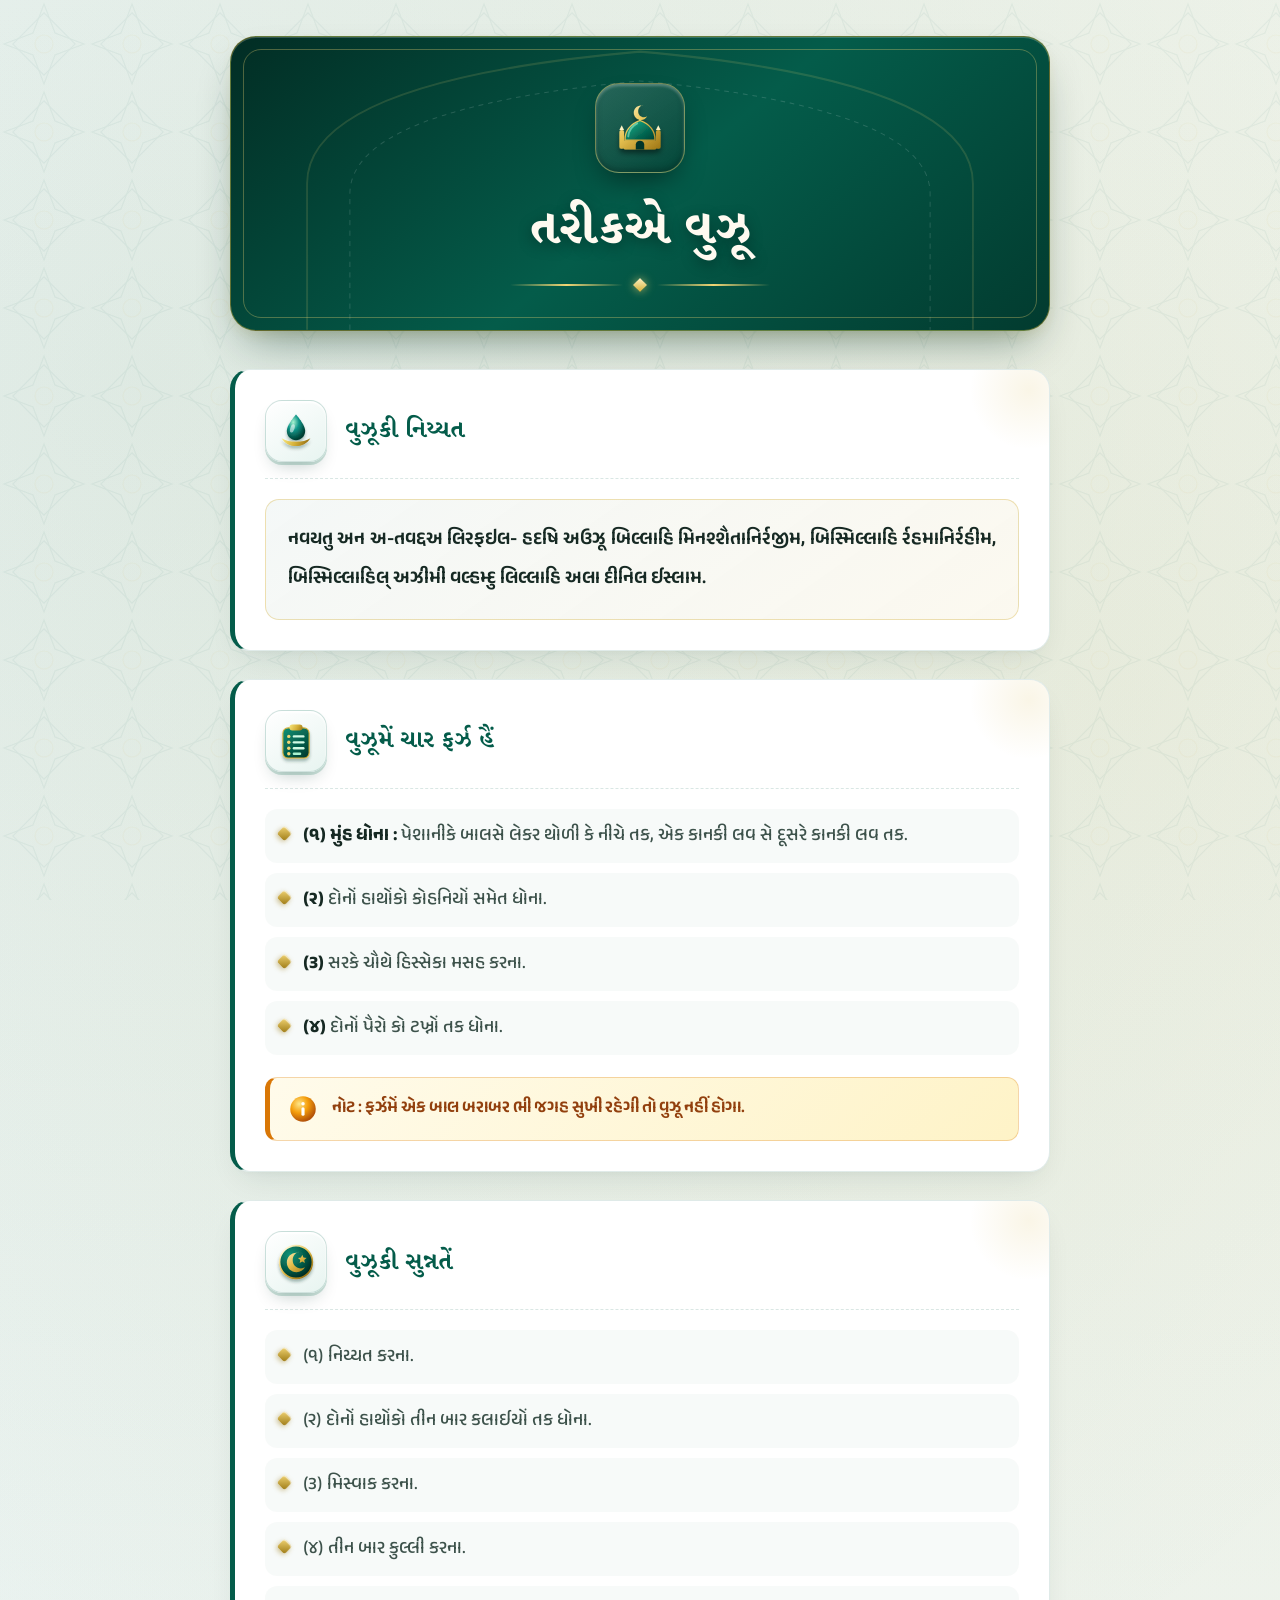
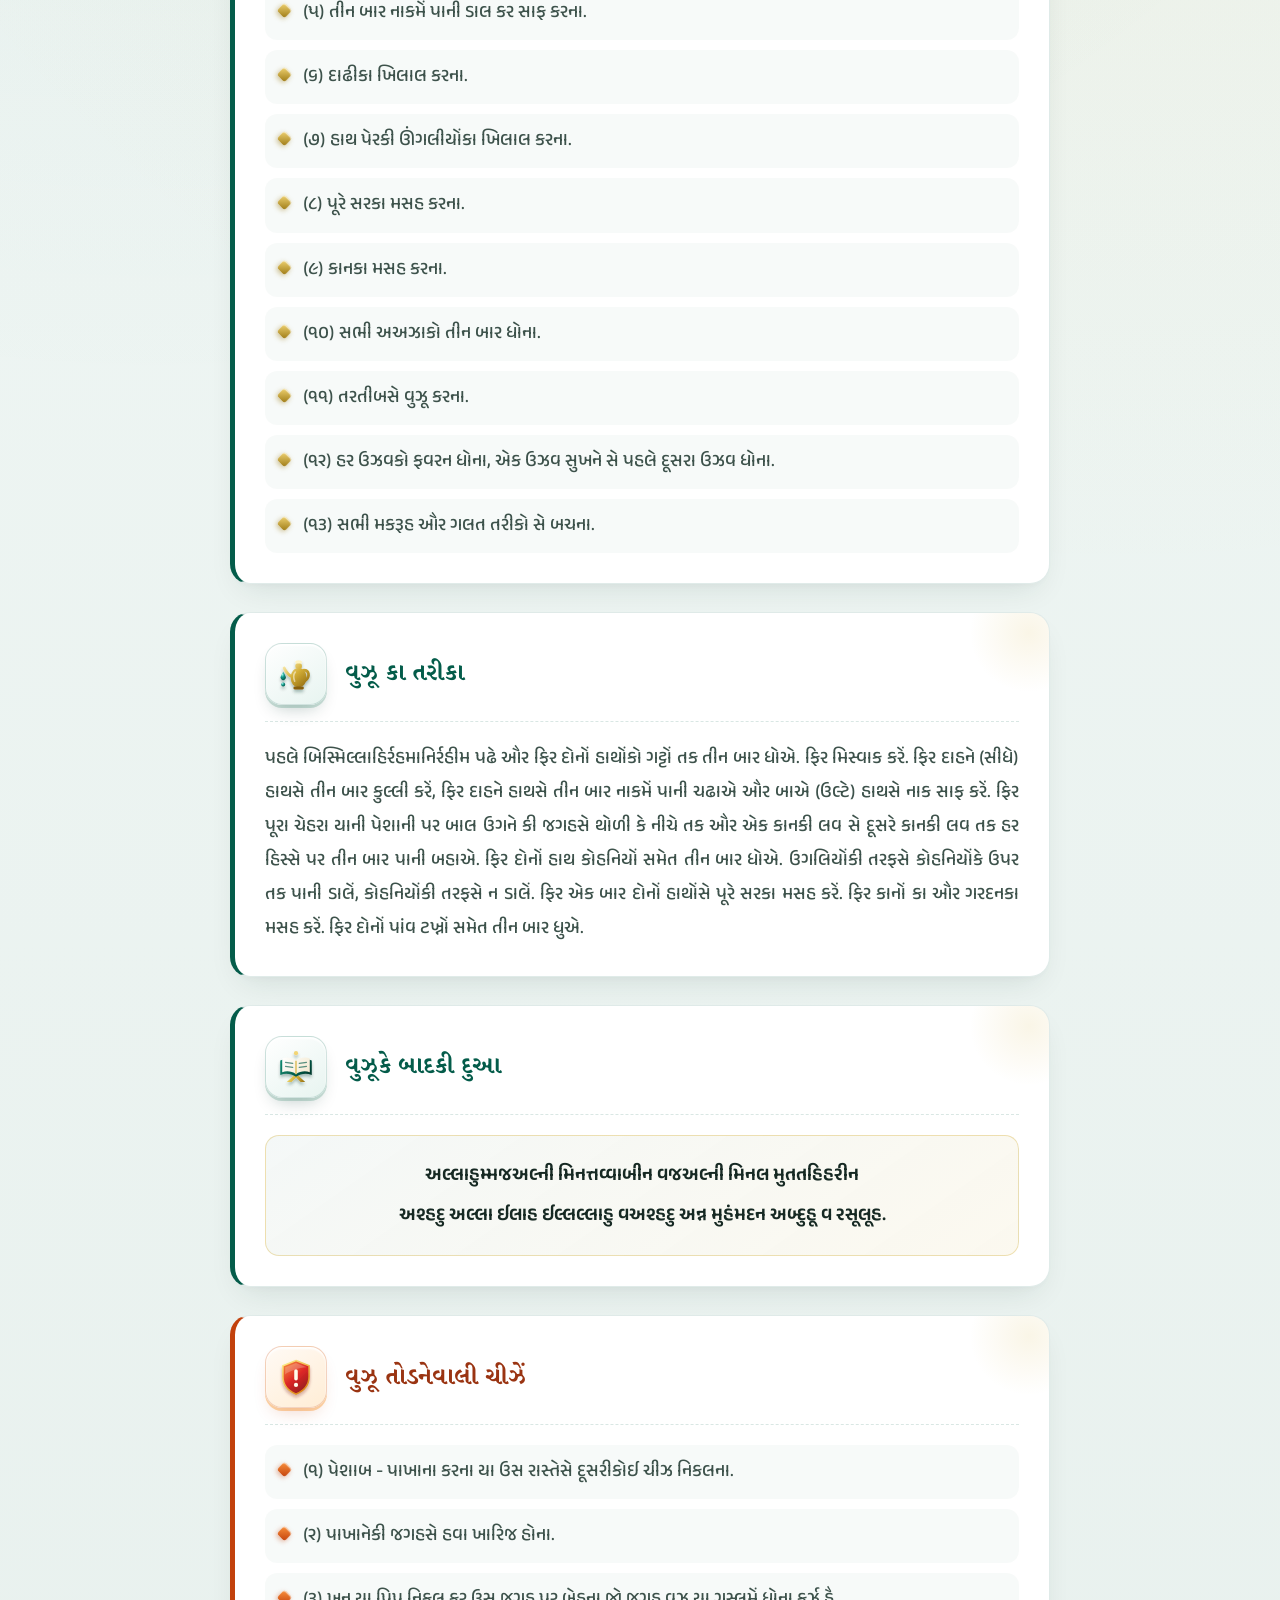
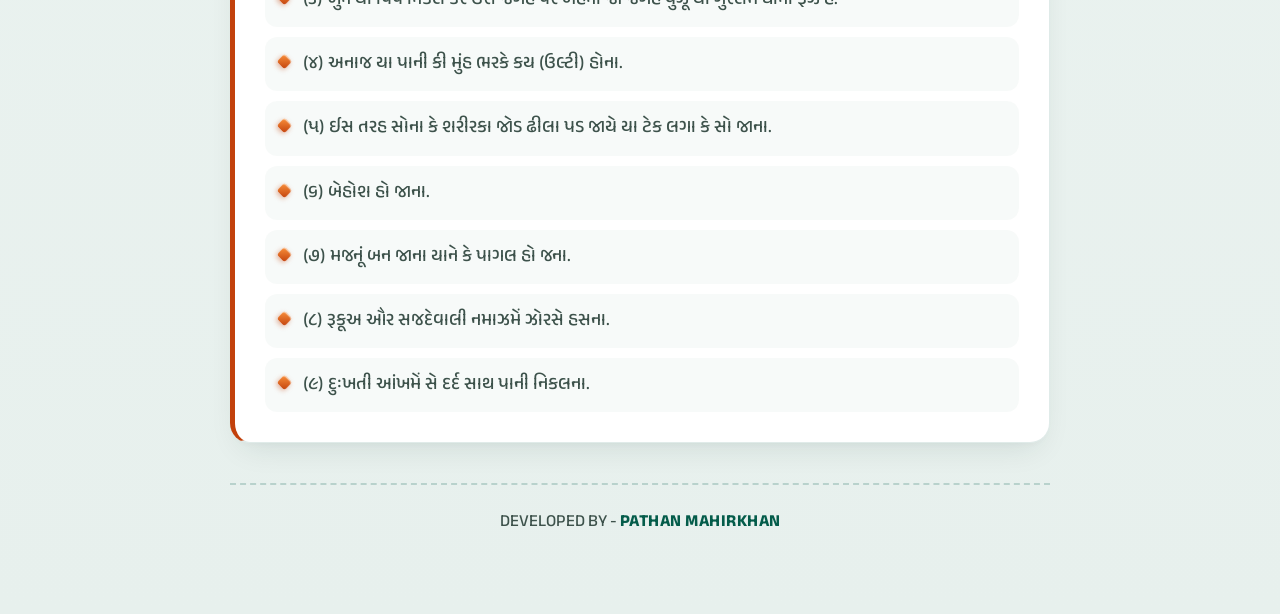
<file: wuzu.html>
<!DOCTYPE html>
<html lang="gu">
<head>
    <meta charset="UTF-8">
    <meta name="viewport" content="width=device-width, initial-scale=1.0">
    <title>તરીકએ વુઝૂ</title>

    <!-- Stylish Gujarati Heading Font (Noto Serif Gujarati - Not Shrikhand) + Crisp Body Font -->
    <link rel="preconnect" href="https://fonts.googleapis.com">
    <link rel="preconnect" href="https://fonts.gstatic.com" crossorigin>
    <link href="https://fonts.googleapis.com/css2?family=Anek+Gujarati:wght@400;500;600;700&family=Noto+Serif+Gujarati:wght@600;700;800&family=Outfit:wght@500;600;700&display=swap" rel="stylesheet">

    <style>
        :root {
            --primary: #045c4a;
            --primary-deep: #02352a;
            --primary-mid: #087a62;
            --primary-soft: #e7f4f0;
            --accent: #d4af37;
            --accent-bright: #f2d574;
            --accent-dark: #9c7914;
            --bg-main: #f2f7f5;
            --card-bg: #ffffff;
            --text-dark: #162923;
            --text-muted: #3d524b;
            --border-subtle: rgba(4, 92, 74, 0.12);
        }

        *, *::before, *::after {
            box-sizing: border-box;
        }

        html, body {
            margin: 0;
            padding: 0;
            overflow-x: hidden;
        }

        body {
            font-family: 'Anek Gujarati', 'Outfit', sans-serif;
            background-color: var(--bg-main);
            background-image:
                radial-gradient(circle at 12% 10%, rgba(4, 92, 74, 0.08) 0%, transparent 45%),
                radial-gradient(circle at 88% 18%, rgba(212, 175, 55, 0.11) 0%, transparent 45%),
                linear-gradient(180deg, #f3f9f7 0%, #e7f0ed 100%);
            color: var(--text-dark);
            line-height: 1.85;
            min-height: 100vh;
            -webkit-font-smoothing: antialiased;
        }

        /* Subtle Fixed Islamic Geometric Pattern */
        .islamic-pattern {
            position: fixed;
            inset: 0;
            z-index: -1;
            pointer-events: none;
            opacity: 0.05;
            background-image: url("data:image/svg+xml,%3Csvg xmlns='http://www.w3.org/2000/svg' width='88' height='88' viewBox='0 0 88 88'%3E%3Cg fill='none' stroke='%23045c4a' stroke-width='1.1'%3E%3Cpath d='M44 4 L55 33 L84 44 L55 55 L44 84 L33 55 L4 44 L33 33 Z'/%3E%3Crect x='22' y='22' width='44' height='44' transform='rotate(45 44 44)'/%3E%3Ccircle cx='44' cy='44' r='9' stroke='%23d4af37'/%3E%3C/g%3E%3C/svg%3E");
            background-size: 88px 88px;
        }

        .container {
            max-width: 860px;
            margin: 36px auto 54px;
            padding: 0 20px;
        }

        /* =====================================================
           PROFESSIONAL ISLAMIC HEADER (NO CLUTTER, BUG-FREE)
        ===================================================== */
        .islamic-header {
            position: relative;
            background: linear-gradient(140deg, #022d24 0%, #045c4a 52%, #023b2f 100%);
            border-radius: 26px;
            padding: 46px 28px 40px;
            margin-bottom: 38px;
            text-align: center;
            overflow: hidden;
            box-shadow:
                0 22px 45px -16px rgba(2, 45, 36, 0.48),
                0 6px 16px -6px rgba(212, 175, 55, 0.25),
                inset 0 1px 0 rgba(255, 255, 255, 0.2);
            border: 1px solid rgba(212, 175, 55, 0.45);
        }

        /* Inner Golden Arch Frame */
        .header-inner-frame {
            position: absolute;
            inset: 12px;
            border-radius: 18px;
            border: 1px solid rgba(242, 213, 116, 0.32);
            pointer-events: none;
        }

        /* Architectural Mihrab SVG Backdrop */
        .header-mihrab-bg {
            position: absolute;
            inset: 0;
            width: 100%;
            height: 100%;
            opacity: 0.14;
            pointer-events: none;
        }

        /* Header Top Ornament */
        .header-3d-emblem {
            position: relative;
            z-index: 2;
            width: 90px;
            height: 90px;
            margin: 0 auto 18px;
            display: flex;
            align-items: center;
            justify-content: center;
            border-radius: 24px;
            background: linear-gradient(145deg, rgba(255, 255, 255, 0.14), rgba(0, 0, 0, 0.22));
            border: 1px solid rgba(242, 213, 116, 0.45);
            box-shadow:
                0 14px 28px -8px rgba(0, 0, 0, 0.45),
                inset 0 2px 3px rgba(255, 255, 255, 0.28),
                inset 0 -3px 6px rgba(0, 0, 0, 0.25);
        }

        .page-title {
            position: relative;
            z-index: 2;
            font-family: 'Noto Serif Gujarati', serif;
            font-weight: 800;
            font-size: clamp(2.15rem, 5vw, 3.05rem);
            line-height: 1.45;
            color: #fffaf0;
            margin: 0;
            padding: 4px 10px 0;
            text-shadow: 0 4px 14px rgba(0, 0, 0, 0.35);
            letter-spacing: 0.5px;
        }

        /* Decorative Golden Islamic Divider Under Title */
        .title-divider {
            position: relative;
            z-index: 2;
            display: flex;
            align-items: center;
            justify-content: center;
            gap: 12px;
            margin: 14px auto 0;
            max-width: 260px;
        }

        .title-divider::before,
        .title-divider::after {
            content: '';
            flex: 1;
            height: 2px;
            border-radius: 2px;
            background: linear-gradient(90deg, transparent, var(--accent-bright), transparent);
        }

        .title-divider-diamond {
            width: 10px;
            height: 10px;
            background: linear-gradient(135deg, #fff3c4, #d4af37);
            transform: rotate(45deg);
            box-shadow: 0 0 10px rgba(242, 213, 116, 0.7);
            flex-shrink: 0;
        }

        /* =====================================================
           CONTENT CARDS & 3D ICON PEDESTALS
        ===================================================== */
        .dua-card {
            background: var(--card-bg);
            border-radius: 20px;
            padding: 30px;
            margin-bottom: 28px;
            box-shadow:
                0 14px 32px -12px rgba(2, 53, 42, 0.12),
                0 4px 10px -4px rgba(2, 53, 42, 0.05);
            border: 1px solid var(--border-subtle);
            border-left: 5px solid var(--primary);
            transition: transform 0.28s ease, box-shadow 0.28s ease, border-left-color 0.28s ease;
            position: relative;
            overflow: hidden;
        }

        .dua-card::after {
            content: '';
            position: absolute;
            top: -40px;
            right: -40px;
            width: 120px;
            height: 120px;
            border-radius: 50%;
            background: radial-gradient(circle, rgba(212, 175, 55, 0.12) 0%, transparent 70%);
            pointer-events: none;
        }

        .dua-card:hover {
            transform: translateY(-4px);
            box-shadow:
                0 22px 42px -14px rgba(2, 53, 42, 0.18),
                0 8px 18px -6px rgba(212, 175, 55, 0.16);
            border-left-color: var(--accent);
        }

        .dua-card.warning-card {
            border-left-color: #c2410c;
        }

        .dua-card.warning-card:hover {
            border-left-color: #ea580c;
        }

        /* Card Header Wrapper */
        .dua-header-wrapper {
            display: flex;
            align-items: center;
            gap: 18px;
            margin-bottom: 20px;
            padding-bottom: 16px;
            border-bottom: 1.5px dashed rgba(4, 92, 74, 0.15);
        }

        /* 3D Tactile Icon Box */
        .dua-icon-3d {
            width: 62px;
            height: 62px;
            border-radius: 17px;
            background: linear-gradient(145deg, #ffffff 0%, #e7f4f0 100%);
            border: 1px solid rgba(4, 92, 74, 0.16);
            display: flex;
            align-items: center;
            justify-content: center;
            flex-shrink: 0;
            box-shadow:
                0 10px 18px -8px rgba(2, 53, 42, 0.28),
                0 3px 0 #cfe4dd,
                inset 0 2px 2px #ffffff;
            transition: transform 0.28s ease, box-shadow 0.28s ease;
        }

        .dua-card.warning-card .dua-icon-3d {
            background: linear-gradient(145deg, #fffaf5 0%, #ffedd5 100%);
            border-color: rgba(194, 65, 12, 0.2);
            box-shadow:
                0 10px 18px -8px rgba(194, 65, 12, 0.25),
                0 3px 0 #fed7aa,
                inset 0 2px 2px #ffffff;
        }

        .dua-card:hover .dua-icon-3d {
            transform: translateY(-3px) scale(1.04);
            box-shadow:
                0 14px 22px -8px rgba(2, 53, 42, 0.34),
                0 4px 0 #c5ded6,
                inset 0 2px 2px #ffffff;
        }

        .dua-icon-3d svg {
            width: 42px;
            height: 42px;
            display: block;
            overflow: visible;
        }

        /* Stylish Gujarati Card Heading */
        .dua-header {
            font-family: 'Noto Serif Gujarati', serif;
            font-size: 1.52rem;
            font-weight: 700;
            line-height: 1.45;
            color: var(--primary);
            margin: 0;
        }

        .dua-card.warning-card .dua-header {
            color: #9a3412;
        }

        /* Content Typography */
        .dua-content {
            font-size: 1.15rem;
            color: var(--text-muted);
            font-weight: 500;
            text-align: justify;
        }

        /* Highlighted Recitation Box (Niyyat & Dua) */
        .sacred-text-box {
            background: linear-gradient(145deg, rgba(4, 92, 74, 0.045), rgba(212, 175, 55, 0.08));
            border: 1px solid rgba(212, 175, 55, 0.35);
            border-radius: 14px;
            padding: 20px 22px;
            color: var(--text-dark);
            font-weight: 600;
            font-size: 1.18rem;
            line-height: 2.1;
        }

        .sacred-text-box.centered {
            text-align: center;
        }

        /* Clean 3D Gem Bullet List */
        .dua-content ul {
            list-style: none;
            padding-left: 0;
            margin: 12px 0 0;
        }

        .dua-content ul li {
            position: relative;
            padding: 10px 14px 10px 38px;
            margin-bottom: 10px;
            border-radius: 12px;
            background: rgba(4, 92, 74, 0.03);
            transition: background 0.2s ease;
        }

        .dua-content ul li:last-child {
            margin-bottom: 0;
        }

        .dua-content ul li:hover {
            background: rgba(4, 92, 74, 0.065);
        }

        .dua-content ul li::before {
            content: '';
            position: absolute;
            left: 14px;
            top: 19px;
            width: 11px;
            height: 11px;
            border-radius: 3px;
            transform: rotate(45deg);
            background: linear-gradient(135deg, var(--accent-bright) 0%, var(--accent-dark) 100%);
            box-shadow: 0 2px 5px rgba(156, 121, 20, 0.45), inset 0 1px 1px rgba(255, 255, 255, 0.7);
        }

        .dua-card.warning-card ul li::before {
            background: linear-gradient(135deg, #fb923c 0%, #c2410c 100%);
            box-shadow: 0 2px 5px rgba(194, 65, 12, 0.4), inset 0 1px 1px rgba(255, 255, 255, 0.65);
        }

        strong {
            color: var(--text-dark);
            font-weight: 700;
        }

        /* Special Notice Box */
        .note-box {
            background: linear-gradient(135deg, #fffbeb 0%, #fef3c7 100%);
            border: 1px solid rgba(217, 119, 6, 0.28);
            border-left: 5px solid #d97706;
            padding: 15px 18px;
            border-radius: 12px;
            margin-top: 22px;
            font-size: 1.08rem;
            color: #92400e;
            font-weight: 600;
            display: flex;
            align-items: center;
            gap: 14px;
        }

        .note-box svg {
            width: 30px;
            height: 30px;
            flex-shrink: 0;
        }

        /* Footer */
        .site-footer {
            text-align: center;
            margin-top: 40px;
            padding: 22px 16px;
            border-top: 2px dashed rgba(4, 92, 74, 0.2);
            color: var(--text-muted);
            font-size: 1.05rem;
            font-weight: 500;
        }

        .site-footer span {
            color: var(--primary);
            font-weight: 700;
            letter-spacing: 0.5px;
        }

        /* Mobile Responsive */
        @media (max-width: 600px) {
            .container {
                margin: 20px auto 38px;
                padding: 0 14px;
            }
            .islamic-header {
                padding: 34px 18px 30px;
                border-radius: 20px;
                margin-bottom: 26px;
            }
            .header-3d-emblem {
                width: 76px;
                height: 76px;
                border-radius: 20px;
            }
            .dua-card {
                padding: 20px 18px;
                border-radius: 16px;
                margin-bottom: 22px;
            }
            .dua-header-wrapper {
                gap: 13px;
                margin-bottom: 16px;
                padding-bottom: 13px;
            }
            .dua-icon-3d {
                width: 52px;
                height: 52px;
                border-radius: 14px;
            }
            .dua-icon-3d svg {
                width: 34px;
                height: 34px;
            }
            .dua-header {
                font-size: 1.32rem;
            }
            .dua-content {
                font-size: 1.05rem;
                text-align: left;
            }
            .sacred-text-box {
                padding: 16px;
                font-size: 1.08rem;
            }
            .dua-content ul li {
                padding: 9px 12px 9px 32px;
            }
            .dua-content ul li::before {
                left: 11px;
                top: 17px;
                width: 9px;
                height: 9px;
            }
            .note-box {
                font-size: 1rem;
                padding: 13px 14px;
            }
        }
    </style>
</head>
<body>

    <div class="islamic-pattern" aria-hidden="true"></div>

    <div class="container">

        <!-- Professional Bug-Free Islamic Header -->
        <header class="islamic-header">
            <svg class="header-mihrab-bg" viewBox="0 0 860 280" preserveAspectRatio="none" aria-hidden="true">
                <path d="M80 280 L80 140 Q80 42 430 14 Q780 42 780 140 L780 280" fill="none" stroke="#f2d574" stroke-width="2"/>
                <path d="M125 280 L125 150 Q125 68 430 42 Q735 68 735 150 L735 280" fill="none" stroke="#ffffff" stroke-width="1" stroke-dasharray="5 5"/>
            </svg>
            <div class="header-inner-frame" aria-hidden="true"></div>

            <!-- 3D Coded Islamic Mosque & Crescent Emblem -->
            <div class="header-3d-emblem" aria-hidden="true">
                <svg viewBox="0 0 64 64" width="60" height="60" fill="none" xmlns="http://www.w3.org/2000/svg">
                    <defs>
                        <linearGradient id="hGold" x1="12" y1="6" x2="52" y2="56" gradientUnits="userSpaceOnUse">
                            <stop offset="0%" stop-color="#fff5cc"/>
                            <stop offset="45%" stop-color="#e8c352"/>
                            <stop offset="100%" stop-color="#9e7614"/>
                        </linearGradient>
                        <linearGradient id="hDome" x1="20" y1="18" x2="46" y2="54" gradientUnits="userSpaceOnUse">
                            <stop offset="0%" stop-color="#22c59c"/>
                            <stop offset="55%" stop-color="#066a54"/>
                            <stop offset="100%" stop-color="#022f25"/>
                        </linearGradient>
                        <filter id="hShadow" x="-15%" y="-15%" width="130%" height="140%">
                            <feDropShadow dx="0" dy="4" stdDeviation="3" flood-color="#000000" flood-opacity="0.45"/>
                        </filter>
                    </defs>
                    <g filter="url(#hShadow)">
                        <!-- 3D Golden Crescent at Top -->
                        <path d="M35.5 7.5C32.2 8.2 30 11 30 14.3C30 17.8 32.8 20.5 36.2 20.5C37.5 20.5 38.6 20.1 39.6 19.4C38.4 21.8 35.9 23.4 33 23.4C28.8 23.4 25.4 20 25.4 15.8C25.4 11.7 28.6 8.3 32.7 8.1C33.7 8.1 34.6 7.8 35.5 7.5Z" fill="url(#hGold)"/>
                        <!-- Spire -->
                        <rect x="31" y="21" width="2" height="5" rx="1" fill="url(#hGold)"/>
                        <!-- Main 3D Emerald Dome -->
                        <path d="M32 24C21 28 16 36 16 45H48C48 36 43 28 32 24Z" fill="url(#hDome)" stroke="url(#hGold)" stroke-width="1.4"/>
                        <!-- Glossy Dome Highlight -->
                        <path d="M29 27C23 30 20 35 19.5 41" stroke="#a7f3d0" stroke-width="2" stroke-linecap="round" opacity="0.55"/>
                        <!-- Left & Right Minarets -->
                        <rect x="10" y="34" width="5" height="20" rx="2" fill="url(#hGold)"/>
                        <rect x="49" y="34" width="5" height="20" rx="2" fill="url(#hGold)"/>
                        <path d="M12.5 29L15 34H10L12.5 29Z" fill="#fff3c4"/>
                        <path d="M51.5 29L54 34H49L51.5 29Z" fill="#fff3c4"/>
                        <!-- Mosque Base & Mihrab Door -->
                        <rect x="14" y="45" width="36" height="10" rx="2.5" fill="url(#hGold)"/>
                        <path d="M27.5 55V49.5C27.5 47 29.5 45.5 32 45.5C34.5 45.5 36.5 47 36.5 49.5V55H27.5Z" fill="#02352a"/>
                    </g>
                </svg>
            </div>

            <h1 class="page-title">તરીકએ વુઝૂ</h1>

            <div class="title-divider" aria-hidden="true">
                <span class="title-divider-diamond"></span>
            </div>
        </header>

        <!-- Card 1: Niyyat -->
        <section class="dua-card">
            <div class="dua-header-wrapper">
                <div class="dua-icon-3d" aria-hidden="true">
                    <!-- 3D Coded Water Droplet & Golden Cradle -->
                    <svg viewBox="0 0 64 64" fill="none" xmlns="http://www.w3.org/2000/svg">
                        <defs>
                            <radialGradient id="c1Drop" cx="35%" cy="30%" r="70%">
                                <stop offset="0%" stop-color="#a7f3d0"/>
                                <stop offset="45%" stop-color="#0d9488"/>
                                <stop offset="100%" stop-color="#023e32"/>
                            </radialGradient>
                            <linearGradient id="c1Gold" x1="10" y1="38" x2="54" y2="56" gradientUnits="userSpaceOnUse">
                                <stop offset="0%" stop-color="#fef08a"/>
                                <stop offset="50%" stop-color="#d4af37"/>
                                <stop offset="100%" stop-color="#855f0b"/>
                            </linearGradient>
                            <filter id="c1Sh" x="-20%" y="-20%" width="140%" height="140%">
                                <feDropShadow dx="0" dy="4" stdDeviation="2.5" flood-color="#02352a" flood-opacity="0.32"/>
                            </filter>
                        </defs>
                        <g filter="url(#c1Sh)">
                            <!-- 3D Water Droplet -->
                            <path d="M32 7C32 7 18 22.5 18 32C18 39.7 24.3 46 32 46C39.7 46 46 39.7 46 32C46 22.5 32 7 32 7Z" fill="url(#c1Drop)"/>
                            <!-- Specular Gloss -->
                            <ellipse cx="26.5" cy="28" rx="3.2" ry="6.5" transform="rotate(18 26.5 28)" fill="#ffffff" opacity="0.55"/>
                            <!-- 3D Golden Cupped Base -->
                            <path d="M10 43C15 51 23 55 32 55C41 55 49 51 54 43C48.5 46.5 40.5 48.5 32 48.5C23.5 48.5 15.5 46.5 10 43Z" fill="url(#c1Gold)"/>
                        </g>
                    </svg>
                </div>
                <h2 class="dua-header">વુઝૂકી નિય્યત</h2>
            </div>
            <div class="dua-content">
                <div class="sacred-text-box">
                    નવયતુ અન અ-તવદ્દઅ લિરફઇલ- હદષિ અઉઝૂ બિલ્લાહિ મિનશ્શૈતાનિર્રજીમ, બિસ્મિલ્લાહિ ર્રહમાનિર્રહીમ, બિસ્મિલ્લાહિલ્ અઝીમી વલ્હમ્દુ લિલ્લાહિ અલા દીનિલ ઈસ્લામ.
                </div>
            </div>
        </section>

        <!-- Card 2: Faraiz -->
        <section class="dua-card">
            <div class="dua-header-wrapper">
                <div class="dua-icon-3d" aria-hidden="true">
                    <!-- 3D Coded Emerald & Gold Faraiz Tablet -->
                    <svg viewBox="0 0 64 64" fill="none" xmlns="http://www.w3.org/2000/svg">
                        <defs>
                            <linearGradient id="c2Board" x1="12" y1="8" x2="54" y2="58" gradientUnits="userSpaceOnUse">
                                <stop offset="0%" stop-color="#14967a"/>
                                <stop offset="60%" stop-color="#045c4a"/>
                                <stop offset="100%" stop-color="#023228"/>
                            </linearGradient>
                            <linearGradient id="c2Gold" x1="20" y1="6" x2="44" y2="18" gradientUnits="userSpaceOnUse">
                                <stop offset="0%" stop-color="#fef08a"/>
                                <stop offset="55%" stop-color="#d4af37"/>
                                <stop offset="100%" stop-color="#8c670d"/>
                            </linearGradient>
                            <filter id="c2Sh" x="-20%" y="-20%" width="140%" height="140%">
                                <feDropShadow dx="0" dy="4" stdDeviation="2.5" flood-color="#02352a" flood-opacity="0.34"/>
                            </filter>
                        </defs>
                        <g filter="url(#c2Sh)">
                            <!-- 3D Board -->
                            <rect x="12" y="12" width="40" height="46" rx="8" fill="url(#c2Board)" stroke="#d4af37" stroke-width="1.6"/>
                            <!-- Top Gold Clip -->
                            <rect x="22" y="7" width="20" height="9" rx="4.5" fill="url(#c2Gold)"/>
                            <!-- 4 Raised Check Rows -->
                            <circle cx="21" cy="25" r="2.6" fill="#f2d574"/>
                            <rect x="27" y="23.2" width="18" height="3.6" rx="1.8" fill="#d1fae5"/>
                            <circle cx="21" cy="34" r="2.6" fill="#f2d574"/>
                            <rect x="27" y="32.2" width="18" height="3.6" rx="1.8" fill="#d1fae5"/>
                            <circle cx="21" cy="43" r="2.6" fill="#f2d574"/>
                            <rect x="27" y="41.2" width="18" height="3.6" rx="1.8" fill="#d1fae5"/>
                            <circle cx="21" cy="51.5" r="2.6" fill="#f2d574"/>
                            <rect x="27" y="49.7" width="13" height="3.6" rx="1.8" fill="#a7f3d0"/>
                        </g>
                    </svg>
                </div>
                <h2 class="dua-header">વુઝૂમેં ચાર ફર્ઝ હૈં</h2>
            </div>
            <div class="dua-content">
                <ul>
                    <li><strong>(૧) મુંહ ધોના :</strong> પેશાનીકે બાલસે લેકર થોળી કે નીચે તક, એક કાનકી લવ સે દૂસરે કાનકી લવ તક.</li>
                    <li><strong>(૨)</strong> દોનોં હાથોંકો કોહનિયોં સમેત ધોના.</li>
                    <li><strong>(૩)</strong> સરકે ચૌથે હિસ્સેકા મસહ કરના.</li>
                    <li><strong>(૪)</strong> દોનોં પૈરો કો ટખ્નોં તક ધોના.</li>
                </ul>

                <div class="note-box">
                    <!-- 3D Coded Golden Info Sphere -->
                    <svg viewBox="0 0 40 40" fill="none" xmlns="http://www.w3.org/2000/svg" aria-hidden="true">
                        <defs>
                            <radialGradient id="noteOrb" cx="35%" cy="30%" r="70%">
                                <stop offset="0%" stop-color="#fde68a"/>
                                <stop offset="50%" stop-color="#f59e0b"/>
                                <stop offset="100%" stop-color="#b45309"/>
                            </radialGradient>
                        </defs>
                        <circle cx="20" cy="20" r="17" fill="url(#noteOrb)"/>
                        <circle cx="20" cy="13" r="2.3" fill="#ffffff"/>
                        <rect x="17.9" y="17.5" width="4.2" height="11.5" rx="2.1" fill="#ffffff"/>
                    </svg>
                    <span>નોટ : ફર્ઝમેં એક બાલ બરાબર ભી જગહ સુખી રહેગી તો વુઝૂ નહીં હોગા.</span>
                </div>
            </div>
        </section>

        <!-- Card 3: Sunnat -->
        <section class="dua-card">
            <div class="dua-header-wrapper">
                <div class="dua-icon-3d" aria-hidden="true">
                    <!-- 3D Coded Golden Crescent & Star Medallion -->
                    <svg viewBox="0 0 64 64" fill="none" xmlns="http://www.w3.org/2000/svg">
                        <defs>
                            <radialGradient id="c3Disc" cx="32%" cy="28%" r="75%">
                                <stop offset="0%" stop-color="#129478"/>
                                <stop offset="60%" stop-color="#045c4a"/>
                                <stop offset="100%" stop-color="#022c23"/>
                            </radialGradient>
                            <linearGradient id="c3Gold" x1="14" y1="12" x2="50" y2="52" gradientUnits="userSpaceOnUse">
                                <stop offset="0%" stop-color="#fff8d6"/>
                                <stop offset="48%" stop-color="#e5be4b"/>
                                <stop offset="100%" stop-color="#966e0d"/>
                            </linearGradient>
                            <filter id="c3Sh" x="-20%" y="-20%" width="140%" height="140%">
                                <feDropShadow dx="0" dy="4" stdDeviation="2.5" flood-color="#02352a" flood-opacity="0.34"/>
                            </filter>
                        </defs>
                        <g filter="url(#c3Sh)">
                            <!-- 3D Emerald Medallion -->
                            <circle cx="32" cy="32" r="25" fill="url(#c3Disc)" stroke="url(#c3Gold)" stroke-width="2.4"/>
                            <!-- 3D Golden Crescent -->
                            <path d="M37.5 16.5C31.5 17.5 27 22.8 27 29.2C27 36.2 32.6 41.8 39.6 41.8C41.8 41.8 43.9 41.2 45.7 40.1C43.2 44.6 38.4 47.6 32.9 47.6C24.7 47.6 18 41 18 32.7C18 24.5 24.5 17.8 32.7 17.8C34.4 17.8 36 17.3 37.5 16.5Z" fill="url(#c3Gold)"/>
                            <!-- 3D Golden Star -->
                            <path d="M41.5 21L43.4 25.3L48 25.8L44.5 28.9L45.5 33.5L41.5 31.1L37.5 33.5L38.5 28.9L35 25.8L39.6 25.3L41.5 21Z" fill="url(#c3Gold)"/>
                        </g>
                    </svg>
                </div>
                <h2 class="dua-header">વુઝૂકી સુન્નતેં</h2>
            </div>
            <div class="dua-content">
                <ul>
                    <li>(૧) નિય્યત કરના.</li>
                    <li>(૨) દોનોં હાથોંકો તીન બાર કલાઈયોં તક ધોના.</li>
                    <li>(૩) મિસ્વાક કરના.</li>
                    <li>(૪) તીન બાર કુલ્લી કરના.</li>
                    <li>(૫) તીન બાર નાકમેં પાની ડાલ કર સાફ કરના.</li>
                    <li>(૬) દાઢીકા ખિલાલ કરના.</li>
                    <li>(૭) હાથ પેરકી ઊંગલીયોંકા ખિલાલ કરના.</li>
                    <li>(૮) પૂરે સરકા મસહ કરના.</li>
                    <li>(૯) કાનકા મસહ કરના.</li>
                    <li>(૧૦) સભી અઅઝાકો તીન બાર ધોના.</li>
                    <li>(૧૧) તરતીબસે વુઝૂ કરના.</li>
                    <li>(૧૨) હર ઉઝવકો ફવરન ધોના, એક ઉઝવ સુખને સે પહલે દૂસરા ઉઝવ ધોના.</li>
                    <li>(૧૩) સભી મકરૂહ ઔર ગલત તરીકો સે બચના.</li>
                </ul>
            </div>
        </section>

        <!-- Card 4: Tariqa -->
        <section class="dua-card">
            <div class="dua-header-wrapper">
                <div class="dua-icon-3d" aria-hidden="true">
                    <!-- 3D Coded Traditional Islamic Water Ewer (Lotah / Aftaba) & Water Stream -->
                    <svg viewBox="0 0 64 64" fill="none" xmlns="http://www.w3.org/2000/svg">
                        <defs>
                            <linearGradient id="c4Pot" x1="16" y1="12" x2="52" y2="54" gradientUnits="userSpaceOnUse">
                                <stop offset="0%" stop-color="#fff4c2"/>
                                <stop offset="45%" stop-color="#d4af37"/>
                                <stop offset="100%" stop-color="#87610b"/>
                            </linearGradient>
                            <radialGradient id="c4Water" cx="35%" cy="30%" r="70%">
                                <stop offset="0%" stop-color="#99f6e4"/>
                                <stop offset="50%" stop-color="#0d9488"/>
                                <stop offset="100%" stop-color="#045c4a"/>
                            </radialGradient>
                            <filter id="c4Sh" x="-20%" y="-20%" width="140%" height="140%">
                                <feDropShadow dx="0" dy="4" stdDeviation="2.5" flood-color="#02352a" flood-opacity="0.32"/>
                            </filter>
                        </defs>
                        <g filter="url(#c4Sh)">
                            <!-- Handle -->
                            <path d="M44 26C52 26 54 36 46 42" stroke="url(#c4Pot)" stroke-width="4.2" stroke-linecap="round"/>
                            <!-- Spout -->
                            <path d="M26 36C21 34 17 29 14 23" stroke="url(#c4Pot)" stroke-width="4.5" stroke-linecap="round"/>
                            <!-- Lid & Neck -->
                            <ellipse cx="36" cy="14" rx="5" ry="3" fill="#fff4c2"/>
                            <rect x="31" y="16" width="10" height="8" rx="3" fill="url(#c4Pot)"/>
                            <!-- 3D Rounded Vessel Body -->
                            <path d="M24 38C24 29 29 23 36 23C43 23 48 29 48 38C48 46.5 42.5 52 36 52C29.5 52 24 46.5 24 38Z" fill="url(#c4Pot)"/>
                            <!-- Specular Highlight on Pitcher -->
                            <path d="M31 29C28.5 32 28 38 30 43" stroke="#ffffff" stroke-width="2.4" stroke-linecap="round" opacity="0.5"/>
                            <!-- Base Foot -->
                            <rect x="28" y="51" width="16" height="4.5" rx="2.2" fill="#87610b"/>
                            <!-- 3D Pouring Water Droplets -->
                            <path d="M12.5 29C12.5 29 8.5 34.5 8.5 37.5C8.5 39.7 10.3 41.5 12.5 41.5C14.7 41.5 16.5 39.7 16.5 37.5C16.5 34.5 12.5 29 12.5 29Z" fill="url(#c4Water)"/>
                            <circle cx="12.5" cy="48" r="3" fill="url(#c4Water)"/>
                        </g>
                    </svg>
                </div>
                <h2 class="dua-header">વુઝૂ કા તરીકા</h2>
            </div>
            <div class="dua-content">
                પહલે બિસ્મિલ્લાહિર્રહમાનિર્રહીમ પઢે ઔર ફિર દોનોં હાથોંકો ગટ્ટોં તક તીન બાર ધોએ. ફિર મિસ્વાક કરેં. ફિર દાહને (સીધે) હાથસે તીન બાર કુલ્લી કરેં, ફિર દાહને હાથસે તીન બાર નાકમેં પાની ચઢાએ ઔર બાએ (ઉલ્ટે) હાથસે નાક સાફ કરેં. ફિર પૂરા ચેહરા યાની પેશાની પર બાલ ઉગને કી જગહસે થોળી કે નીચે તક ઔર એક કાનકી લવ સે દૂસરે કાનકી લવ તક હર હિસ્સે પર તીન બાર પાની બહાએ. ફિર દોનોં હાથ કોહનિયોં સમેત તીન બાર ધોએ. ઉગલિયોંકી તરફસે કોહનિયોંકે ઉપર તક પાની ડાલેં, કોહનિયોંકી તરફસે ન ડાલેં. ફિર એક બાર દોનોં હાથોંસે પૂરે સરકા મસહ કરેં. ફિર કાનોં કા ઔર ગરદનકા મસહ કરેં. ફિર દોનોં પાંવ ટખ્નોં સમેત તીન બાર ધુએ.
            </div>
        </section>

        <!-- Card 5: Dua -->
        <section class="dua-card">
            <div class="dua-header-wrapper">
                <div class="dua-icon-3d" aria-hidden="true">
                    <!-- 3D Coded Open Islamic Book on Rehal -->
                    <svg viewBox="0 0 64 64" fill="none" xmlns="http://www.w3.org/2000/svg">
                        <defs>
                            <linearGradient id="c5Cover" x1="8" y1="16" x2="56" y2="50" gradientUnits="userSpaceOnUse">
                                <stop offset="0%" stop-color="#109075"/>
                                <stop offset="60%" stop-color="#045c4a"/>
                                <stop offset="100%" stop-color="#022e24"/>
                            </linearGradient>
                            <linearGradient id="c5Page" x1="12" y1="14" x2="52" y2="42" gradientUnits="userSpaceOnUse">
                                <stop offset="0%" stop-color="#ffffff"/>
                                <stop offset="100%" stop-color="#f3ead2"/>
                            </linearGradient>
                            <linearGradient id="c5Gold" x1="16" y1="40" x2="48" y2="58" gradientUnits="userSpaceOnUse">
                                <stop offset="0%" stop-color="#fef08a"/>
                                <stop offset="50%" stop-color="#d4af37"/>
                                <stop offset="100%" stop-color="#87610b"/>
                            </linearGradient>
                            <filter id="c5Sh" x="-20%" y="-20%" width="140%" height="140%">
                                <feDropShadow dx="0" dy="4" stdDeviation="2.5" flood-color="#02352a" flood-opacity="0.32"/>
                            </filter>
                        </defs>
                        <g filter="url(#c5Sh)">
                            <!-- Rehal Wooden/Gold Stand -->
                            <path d="M18 55L32 42L46 55H39L32 48L25 55H18Z" fill="url(#c5Gold)"/>
                            <!-- Emerald Book Cover -->
                            <path d="M8 22C16 19 25 20 32 25C39 20 48 19 56 22V44C48 41 39 42 32 47C25 42 16 41 8 44V22Z" fill="url(#c5Cover)"/>
                            <!-- Open Illuminated Pages -->
                            <path d="M11 19C18 16.5 26 17.5 32 22.5C38 17.5 46 16.5 53 19V40C46 37.5 38 38.5 32 43C26 38.5 18 37.5 11 40V19Z" fill="url(#c5Page)"/>
                            <!-- Spine Crease -->
                            <line x1="32" y1="22.5" x2="32" y2="43" stroke="#d4af37" stroke-width="1.8"/>
                            <!-- Delicate Golden Lines on Pages -->
                            <line x1="16" y1="25" x2="27" y2="26.5" stroke="#045c4a" stroke-width="1.8" stroke-linecap="round" opacity="0.65"/>
                            <line x1="16" y1="31" x2="27" y2="32.5" stroke="#045c4a" stroke-width="1.8" stroke-linecap="round" opacity="0.65"/>
                            <line x1="37" y1="26.5" x2="48" y2="25" stroke="#045c4a" stroke-width="1.8" stroke-linecap="round" opacity="0.65"/>
                            <line x1="37" y1="32.5" x2="48" y2="31" stroke="#045c4a" stroke-width="1.8" stroke-linecap="round" opacity="0.65"/>
                            <!-- Top Glow Star -->
                            <circle cx="32" cy="11" r="3.2" fill="#f2d574"/>
                        </g>
                    </svg>
                </div>
                <h2 class="dua-header">વુઝૂકે બાદકી દુઆ</h2>
            </div>
            <div class="dua-content">
                <div class="sacred-text-box centered">
                    અલ્લાહુમ્મજઅલ્ની મિનત્તવ્વાબીન વજઅલ્ની મિનલ મુતતહિહરીન<br>
                    અશ્હદુ અલ્લા ઈલાહ ઈલ્લલ્લાહુ વઅશ્હદુ અન્ન મુહંમદન અબ્દુહૂ વ રસૂલૂહ.
                </div>
            </div>
        </section>

        <!-- Card 6: Nullifiers -->
        <section class="dua-card warning-card">
            <div class="dua-header-wrapper">
                <div class="dua-icon-3d" aria-hidden="true">
                    <!-- 3D Coded Faceted Warning Shield -->
                    <svg viewBox="0 0 64 64" fill="none" xmlns="http://www.w3.org/2000/svg">
                        <defs>
                            <linearGradient id="c6Shield" x1="12" y1="8" x2="52" y2="56" gradientUnits="userSpaceOnUse">
                                <stop offset="0%" stop-color="#fb923c"/>
                                <stop offset="50%" stop-color="#dc2626"/>
                                <stop offset="100%" stop-color="#7f1d1d"/>
                            </linearGradient>
                            <linearGradient id="c6Rim" x1="12" y1="8" x2="52" y2="56" gradientUnits="userSpaceOnUse">
                                <stop offset="0%" stop-color="#fef08a"/>
                                <stop offset="100%" stop-color="#d97706"/>
                            </linearGradient>
                            <filter id="c6Sh" x="-20%" y="-20%" width="140%" height="140%">
                                <feDropShadow dx="0" dy="4" stdDeviation="2.5" flood-color="#7f1d1d" flood-opacity="0.34"/>
                            </filter>
                        </defs>
                        <g filter="url(#c6Sh)">
                            <!-- 3D Beveled Shield -->
                            <path d="M32 7L52 15V31C52 44.5 43.2 53.6 32 58C20.8 53.6 12 44.5 12 31V15L32 7Z" fill="url(#c6Shield)" stroke="url(#c6Rim)" stroke-width="2.4"/>
                            <!-- Glossy Top Highlight -->
                            <path d="M32 10.5L15.5 17.2V28C22 23 36 18 48.5 17.2L32 10.5Z" fill="#ffffff" opacity="0.22"/>
                            <!-- Raised Exclamation Mark -->
                            <rect x="29.3" y="20" width="5.4" height="17.5" rx="2.7" fill="#fffbeb"/>
                            <circle cx="32" cy="44" r="3.2" fill="#fffbeb"/>
                        </g>
                    </svg>
                </div>
                <h2 class="dua-header">વુઝૂ તોડનેવાલી ચીઝેં</h2>
            </div>
            <div class="dua-content">
                <ul>
                    <li>(૧) પેશાબ - પાખાના કરના યા ઉસ રાસ્તેસે દૂસરીકોઈ ચીઝ નિકલના.</li>
                    <li>(૨) પાખાનેકી જગહસે હવા ખારિજ હોના.</li>
                    <li>(૩) ખુન યા પિપ નિકલ કર ઉસ જગહ પર બેહના જો જગહ વુઝૂ યા ગુસ્લમેં ધોના ફર્ઝ હૈ.</li>
                    <li>(૪) અનાજ યા પાની કી મુંહ ભરકે કય (ઉલ્ટી) હોના.</li>
                    <li>(૫) ઈસ તરહ સોના કે શરીરકા જોડ ઢીલા પડ જાયે યા ટેક લગા કે સો જાના.</li>
                    <li>(૬) બેહોશ હો જાના.</li>
                    <li>(૭) મજનૂં બન જાના યાને કે પાગલ હો જના.</li>
                    <li>(૮) રૂકૂઅ ઔર સજદેવાલી નમાઝમેં ઝોરસે હસના.</li>
                    <li>(૯) દુઃખતી આંખમેં સે દર્દ સાથ પાની નિકલના.</li>
                </ul>
            </div>
        </section>

        <!-- Footer -->
        <footer class="site-footer">
            DEVELOPED BY - <span>PATHAN MAHIRKHAN</span>
        </footer>

    </div>

    <!-- Original Safe Script Preserved -->
    <script>
        document.addEventListener('DOMContentLoaded', () => {
            const toggleBtn = document.getElementById('menuToggleBtn');
            const menuContainer = document.getElementById('menuItemsContainer');
            if (toggleBtn && menuContainer) {
                toggleBtn.addEventListener('click', () => {
                    menuContainer.classList.toggle('show');
                });
            }
        });
    </script>
</body>
</html>
</file>
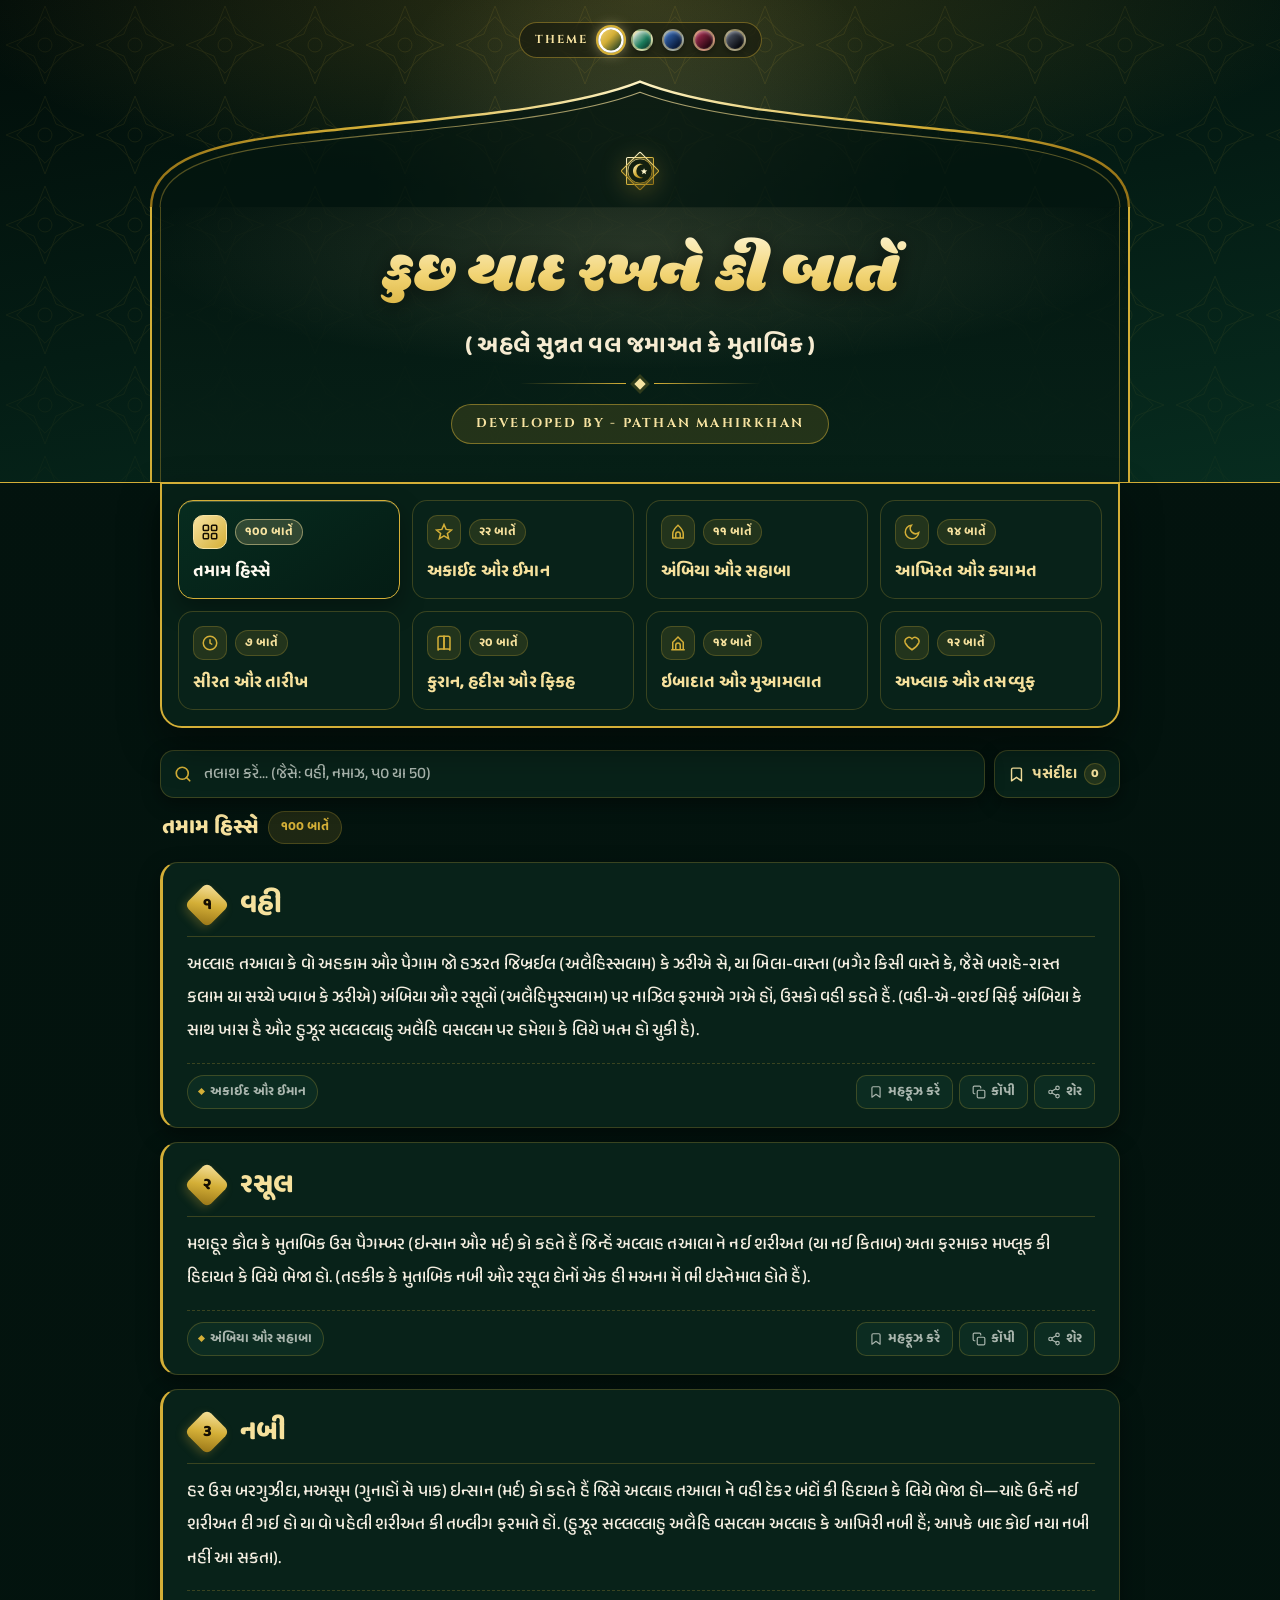
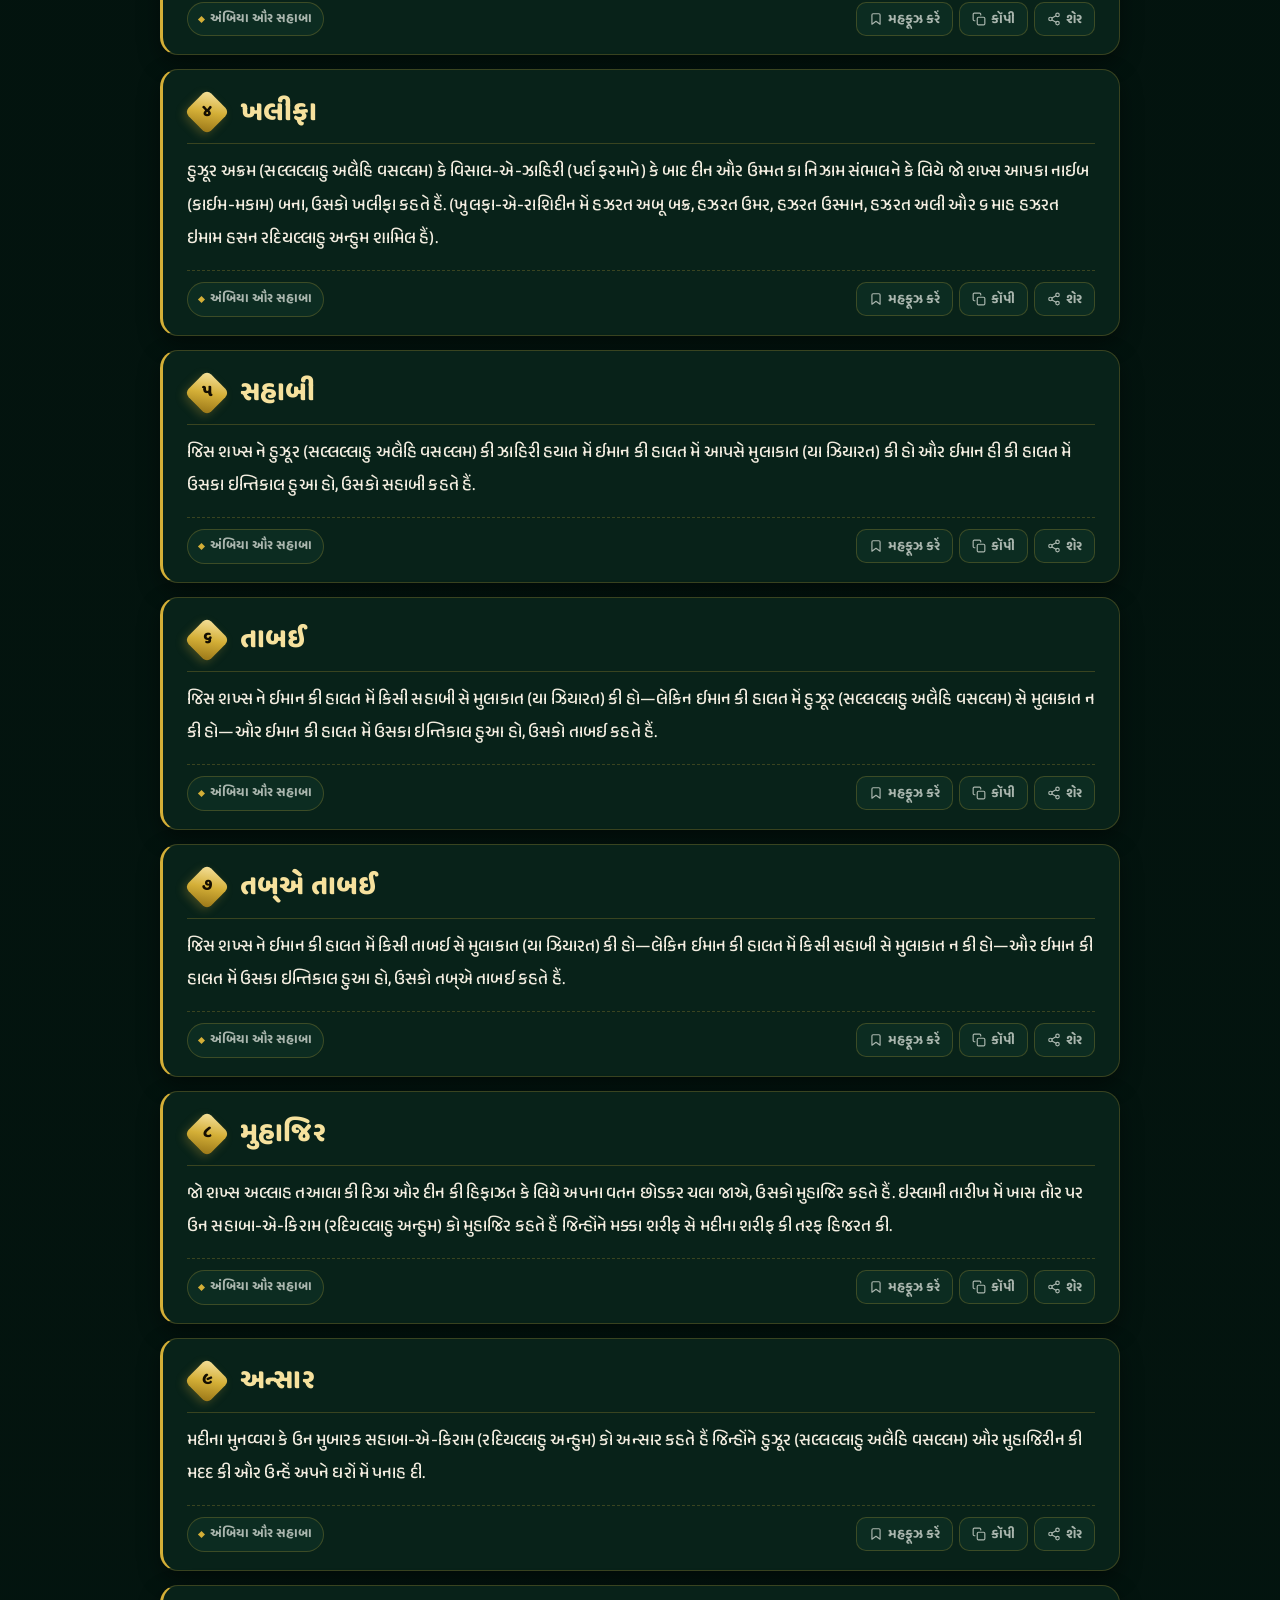
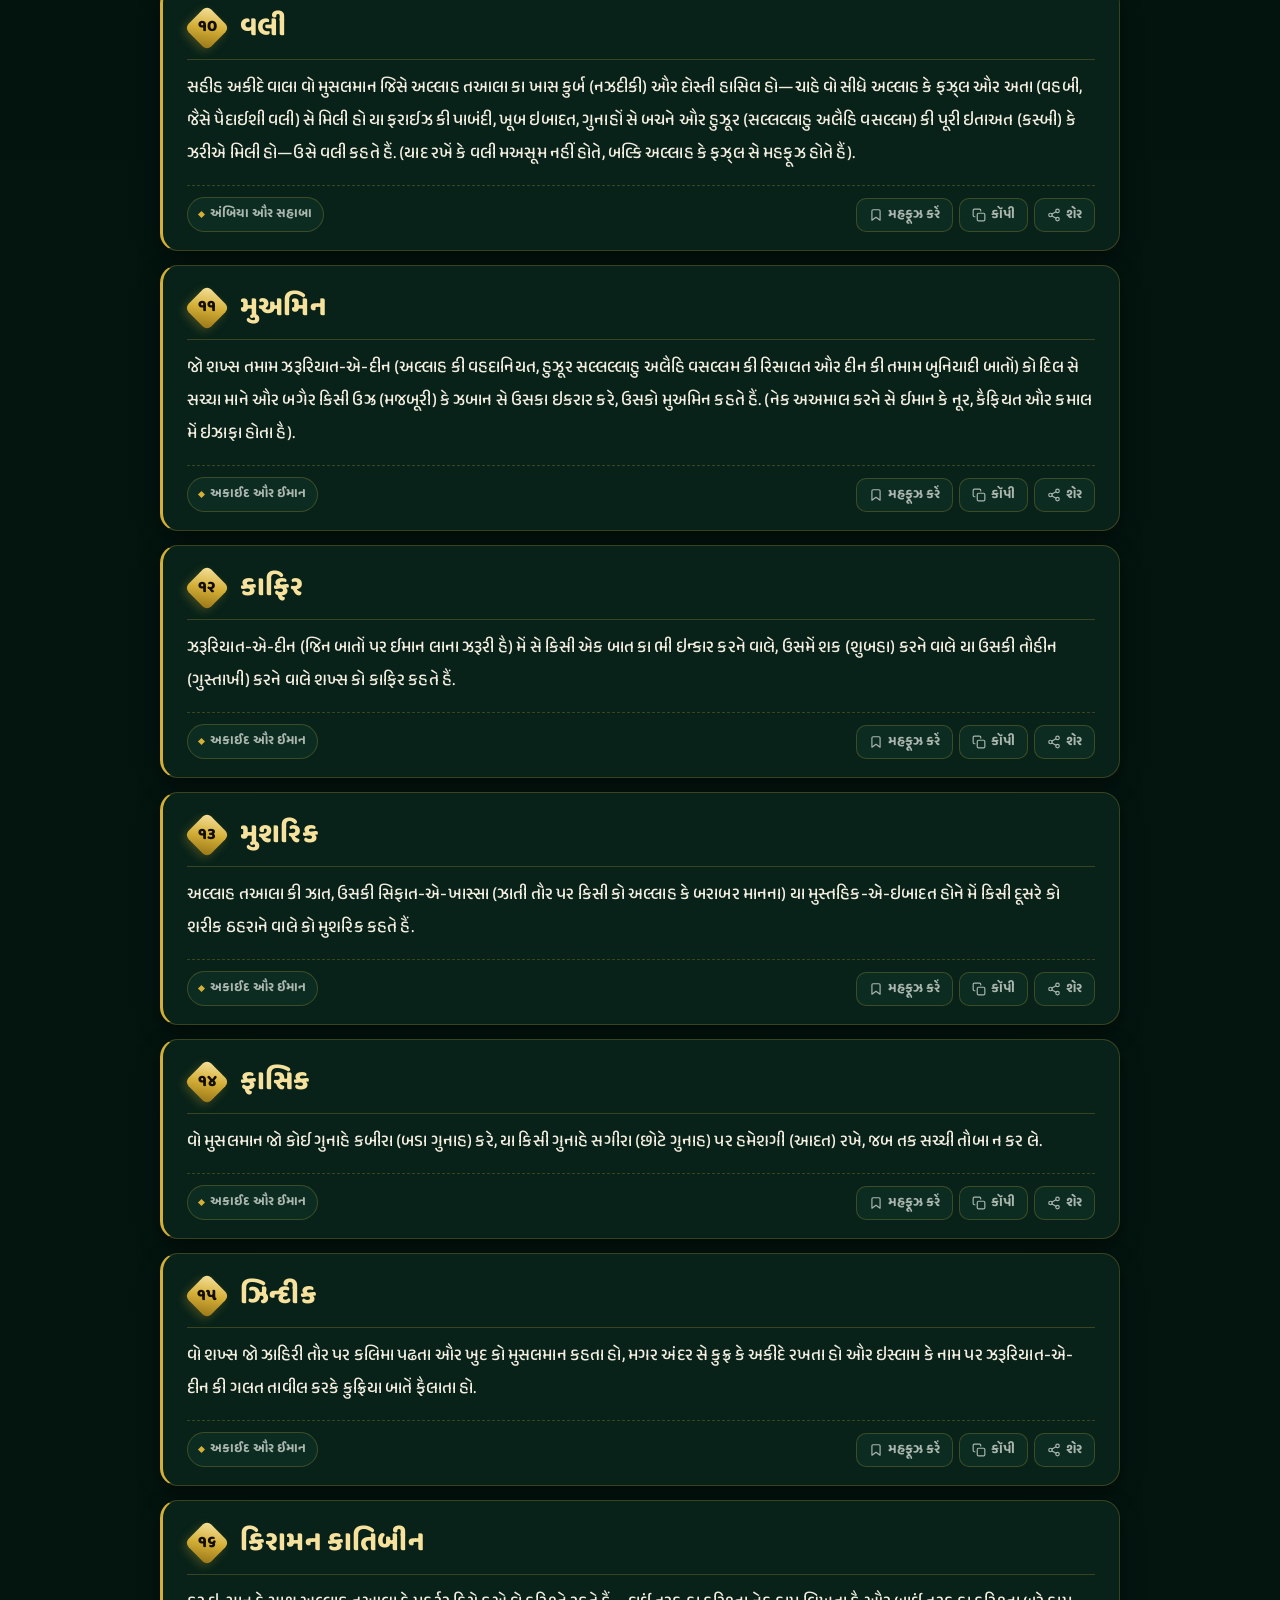
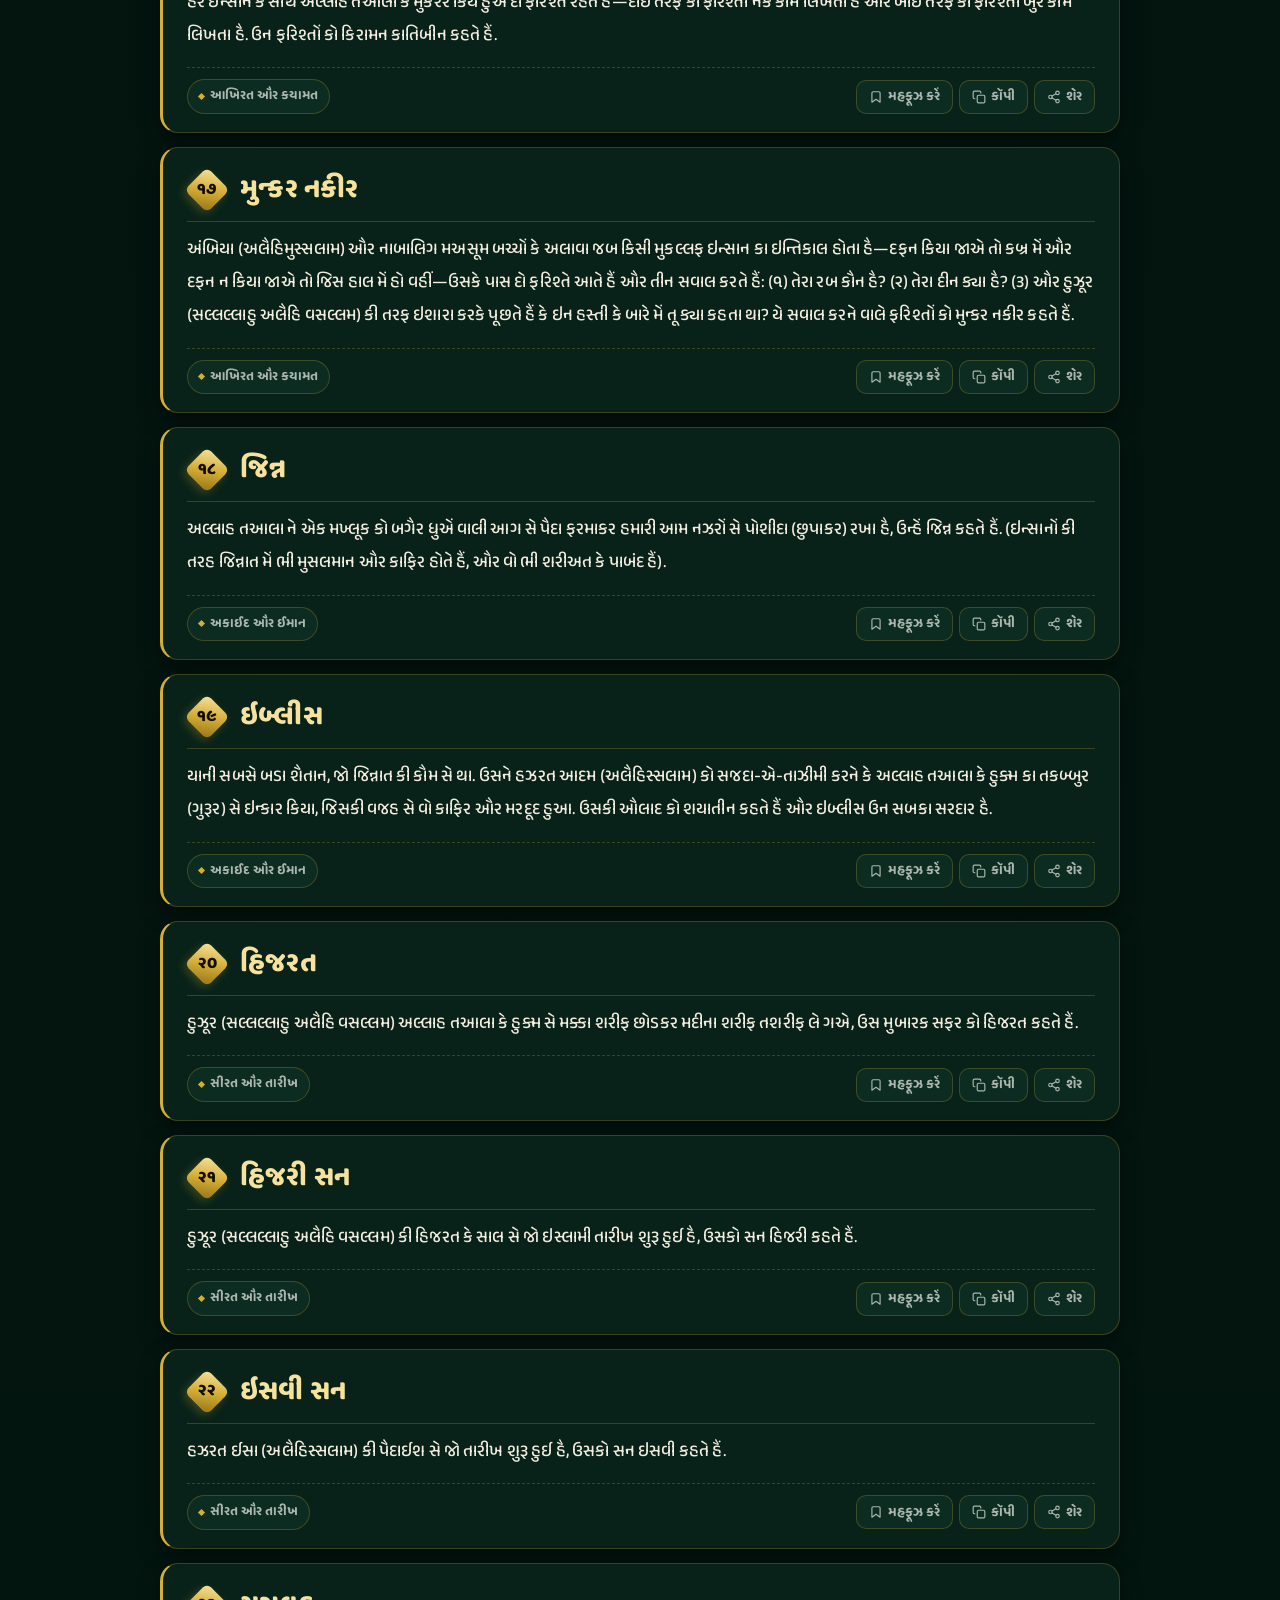
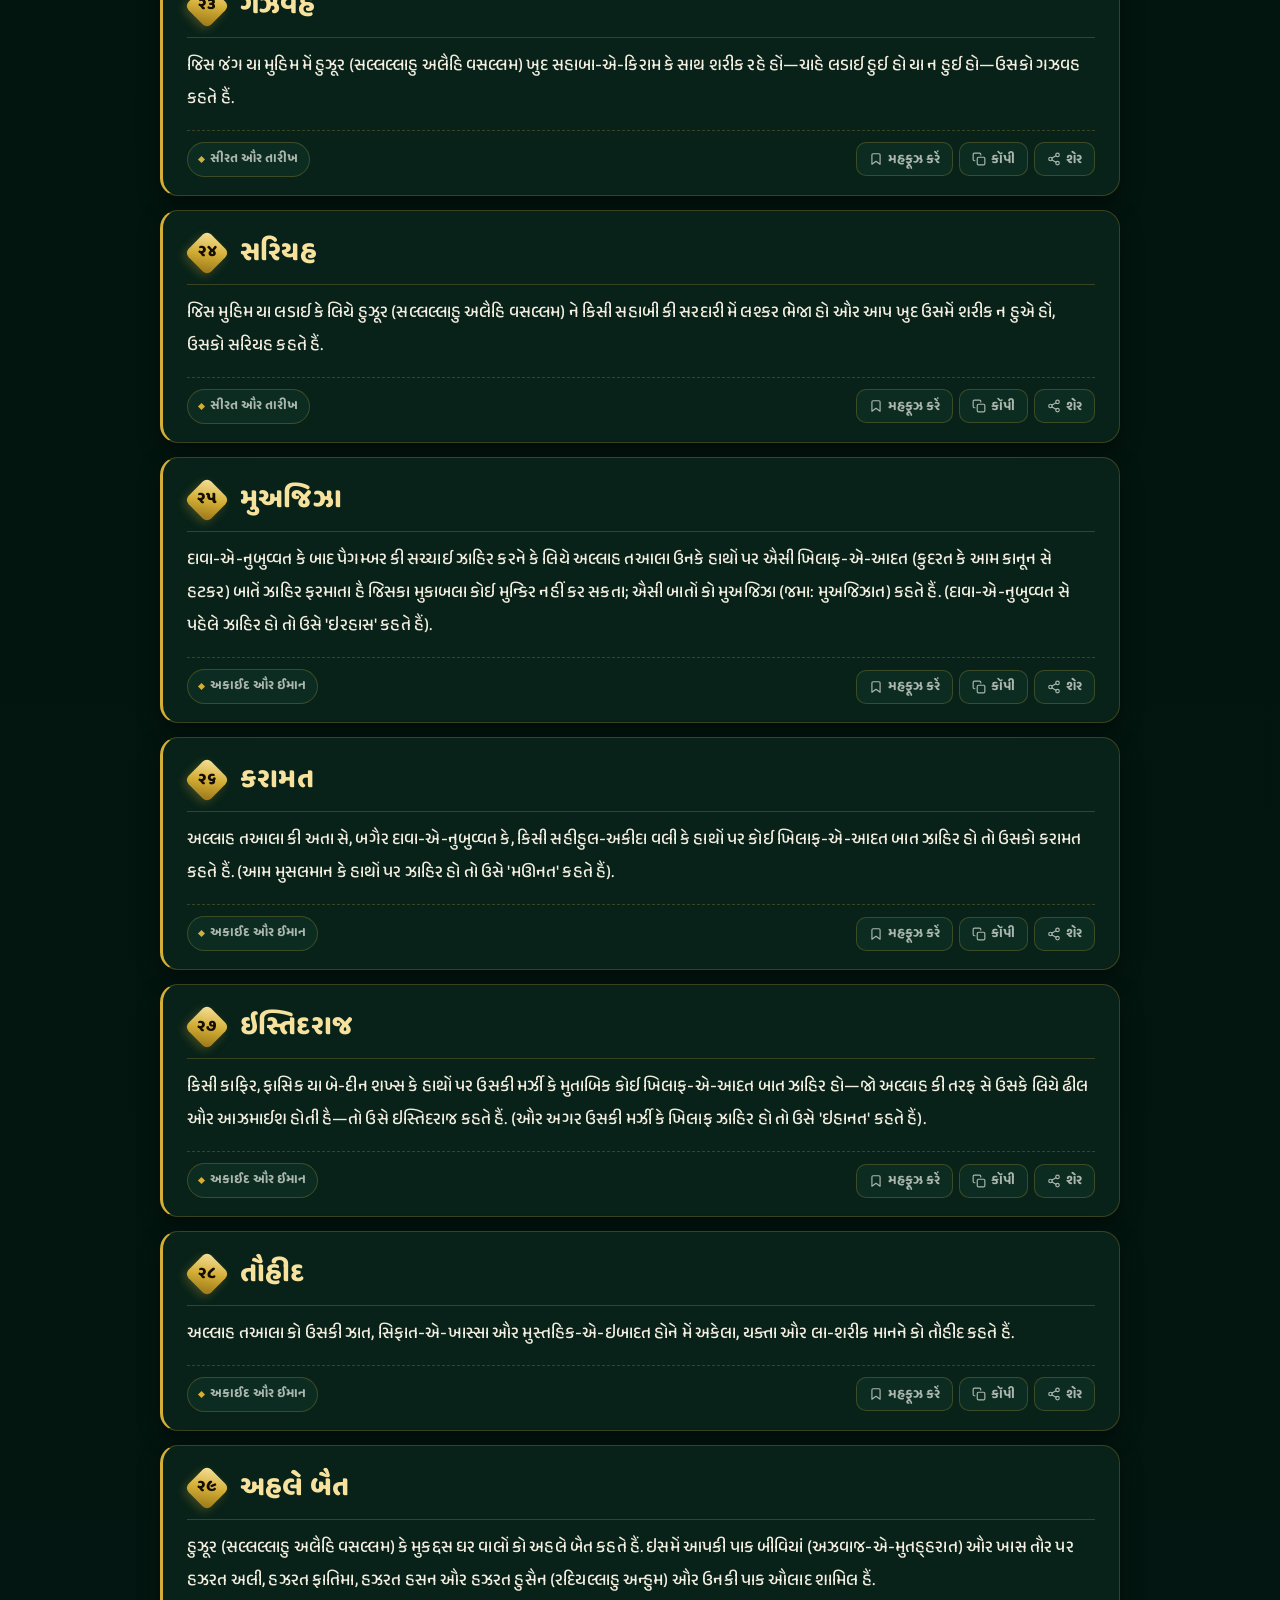
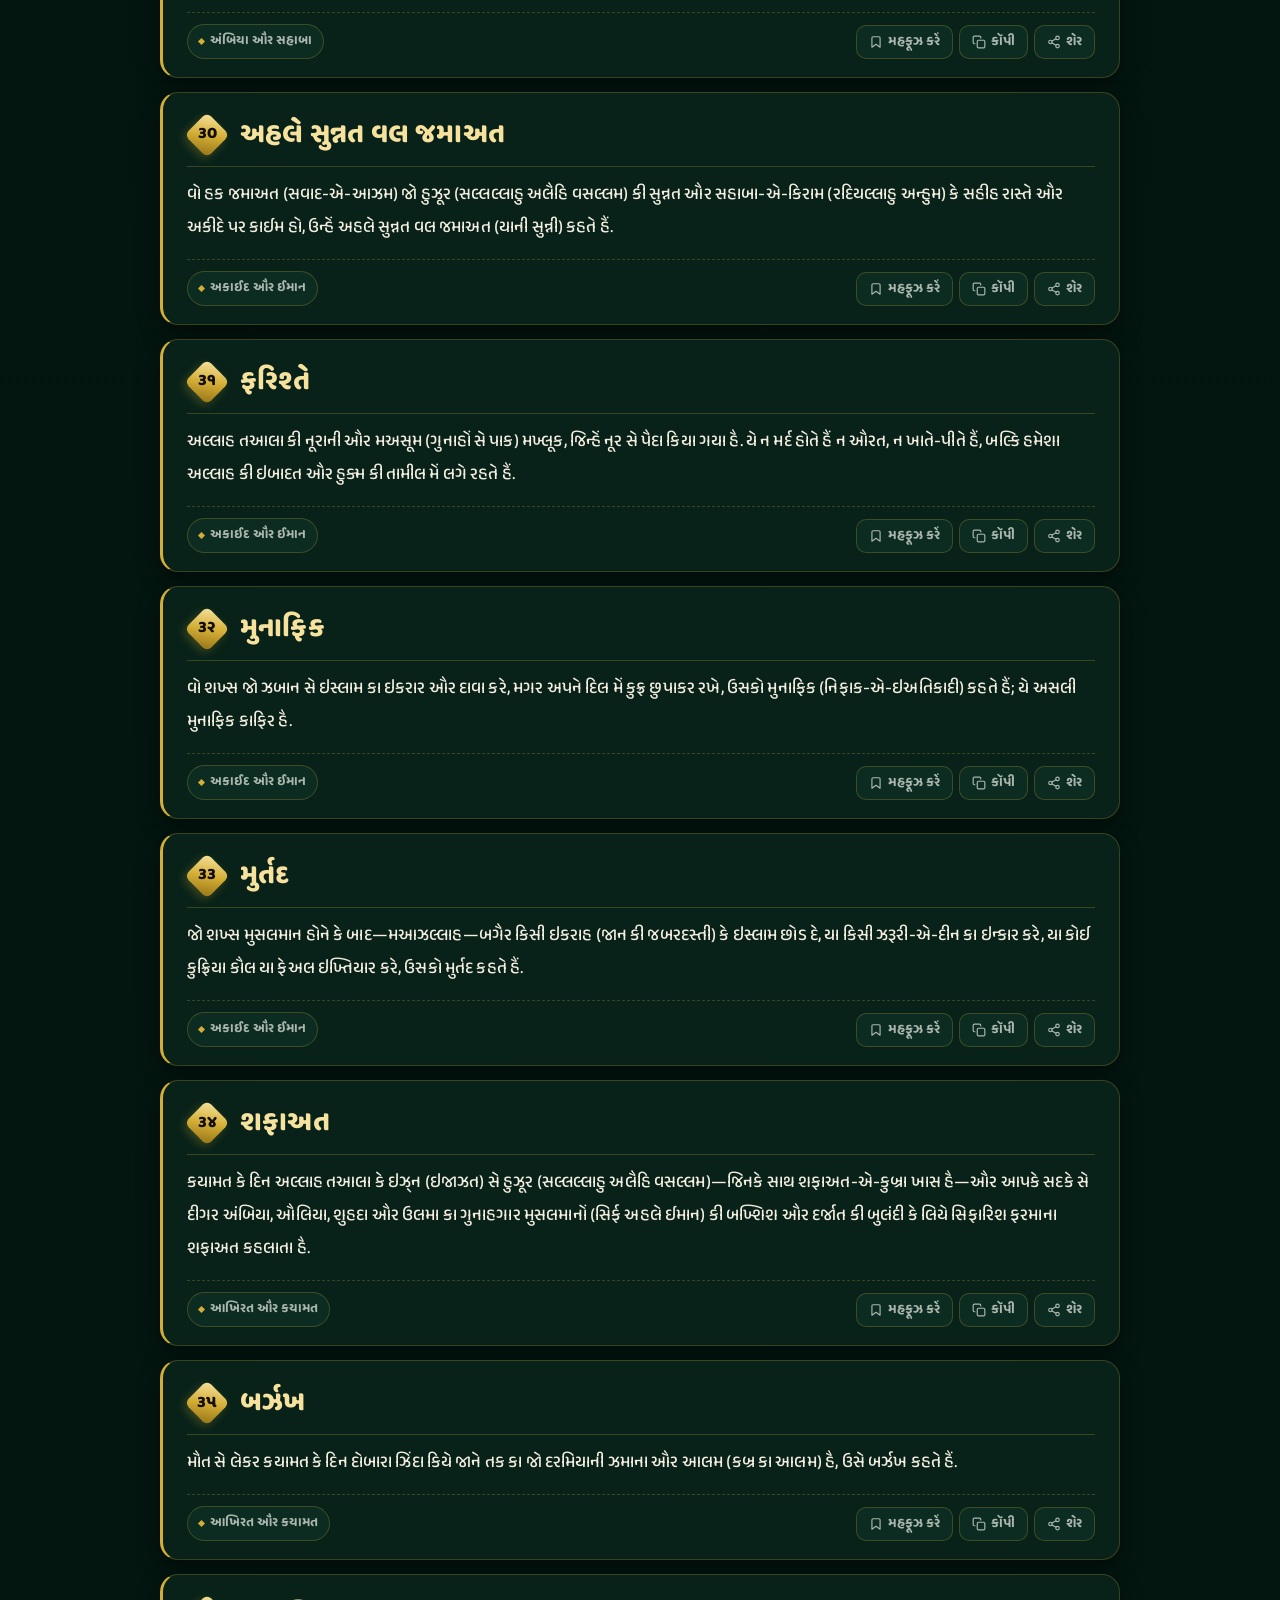
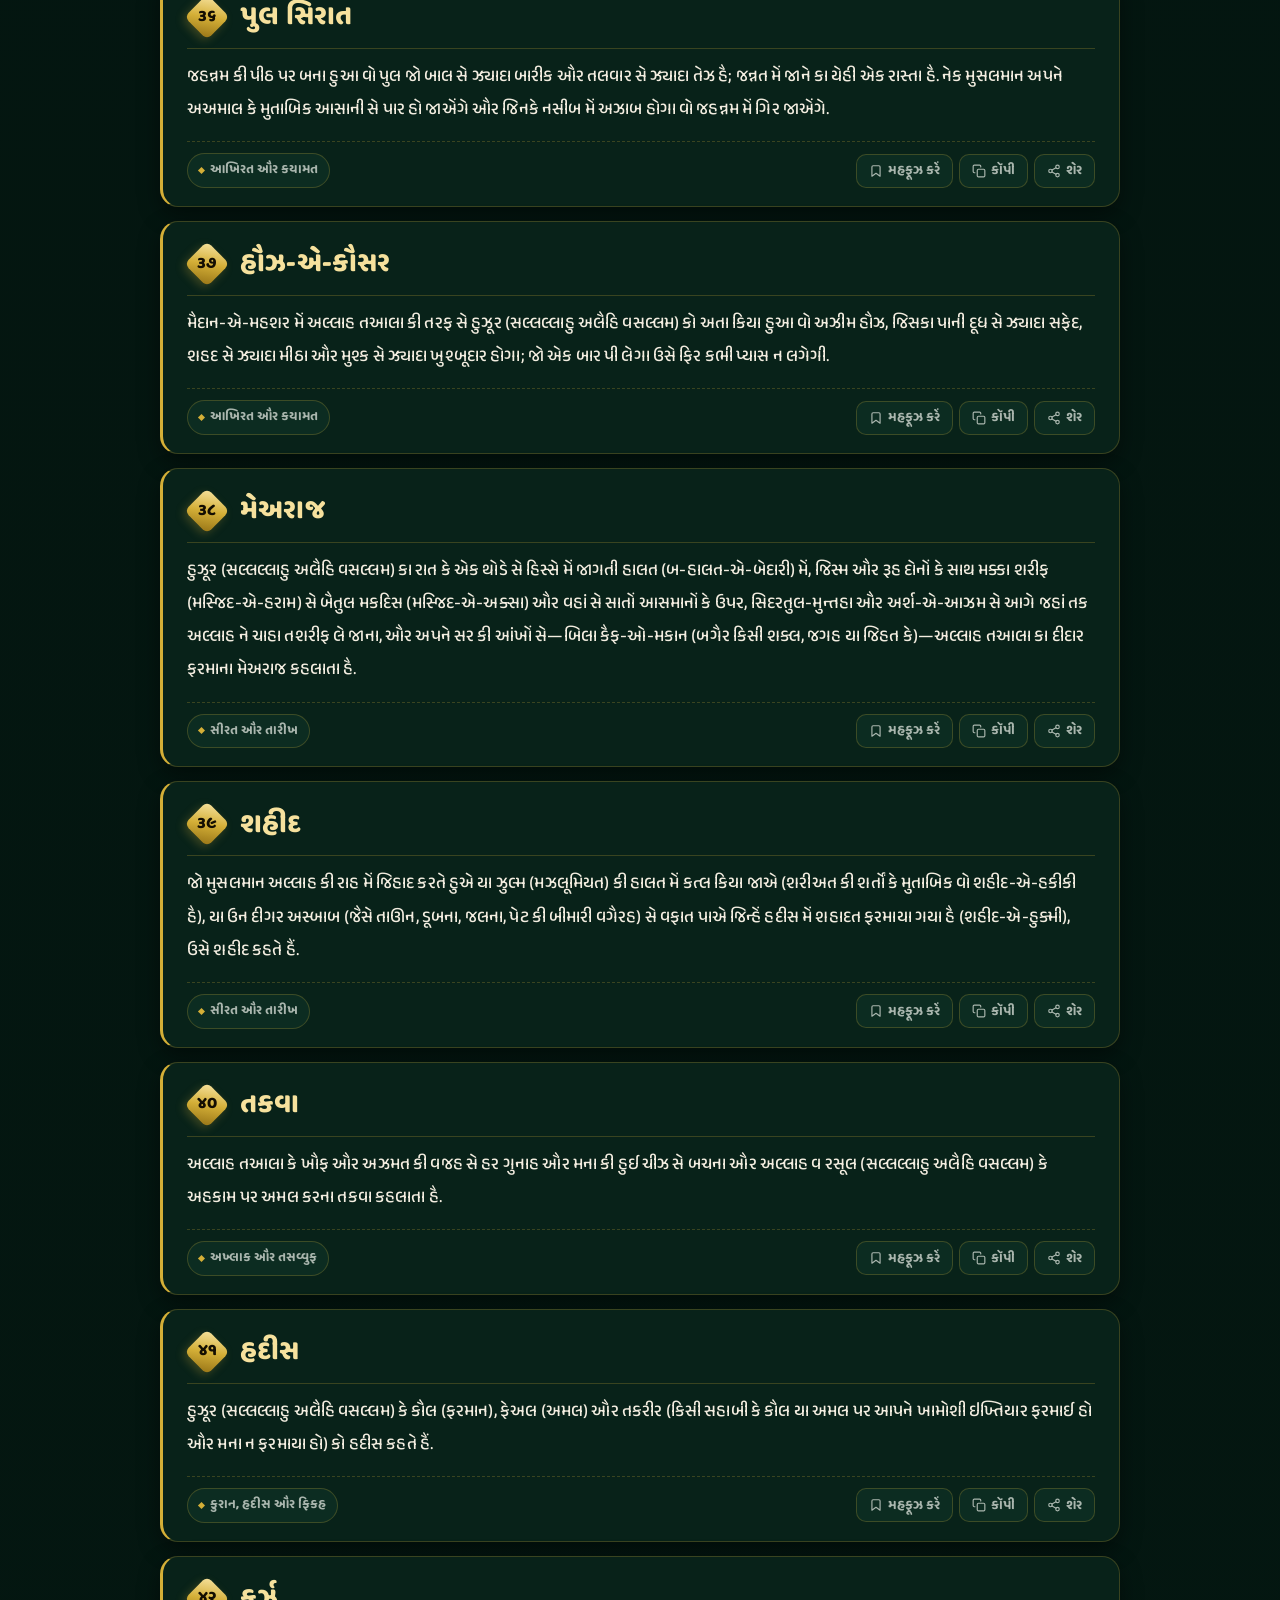
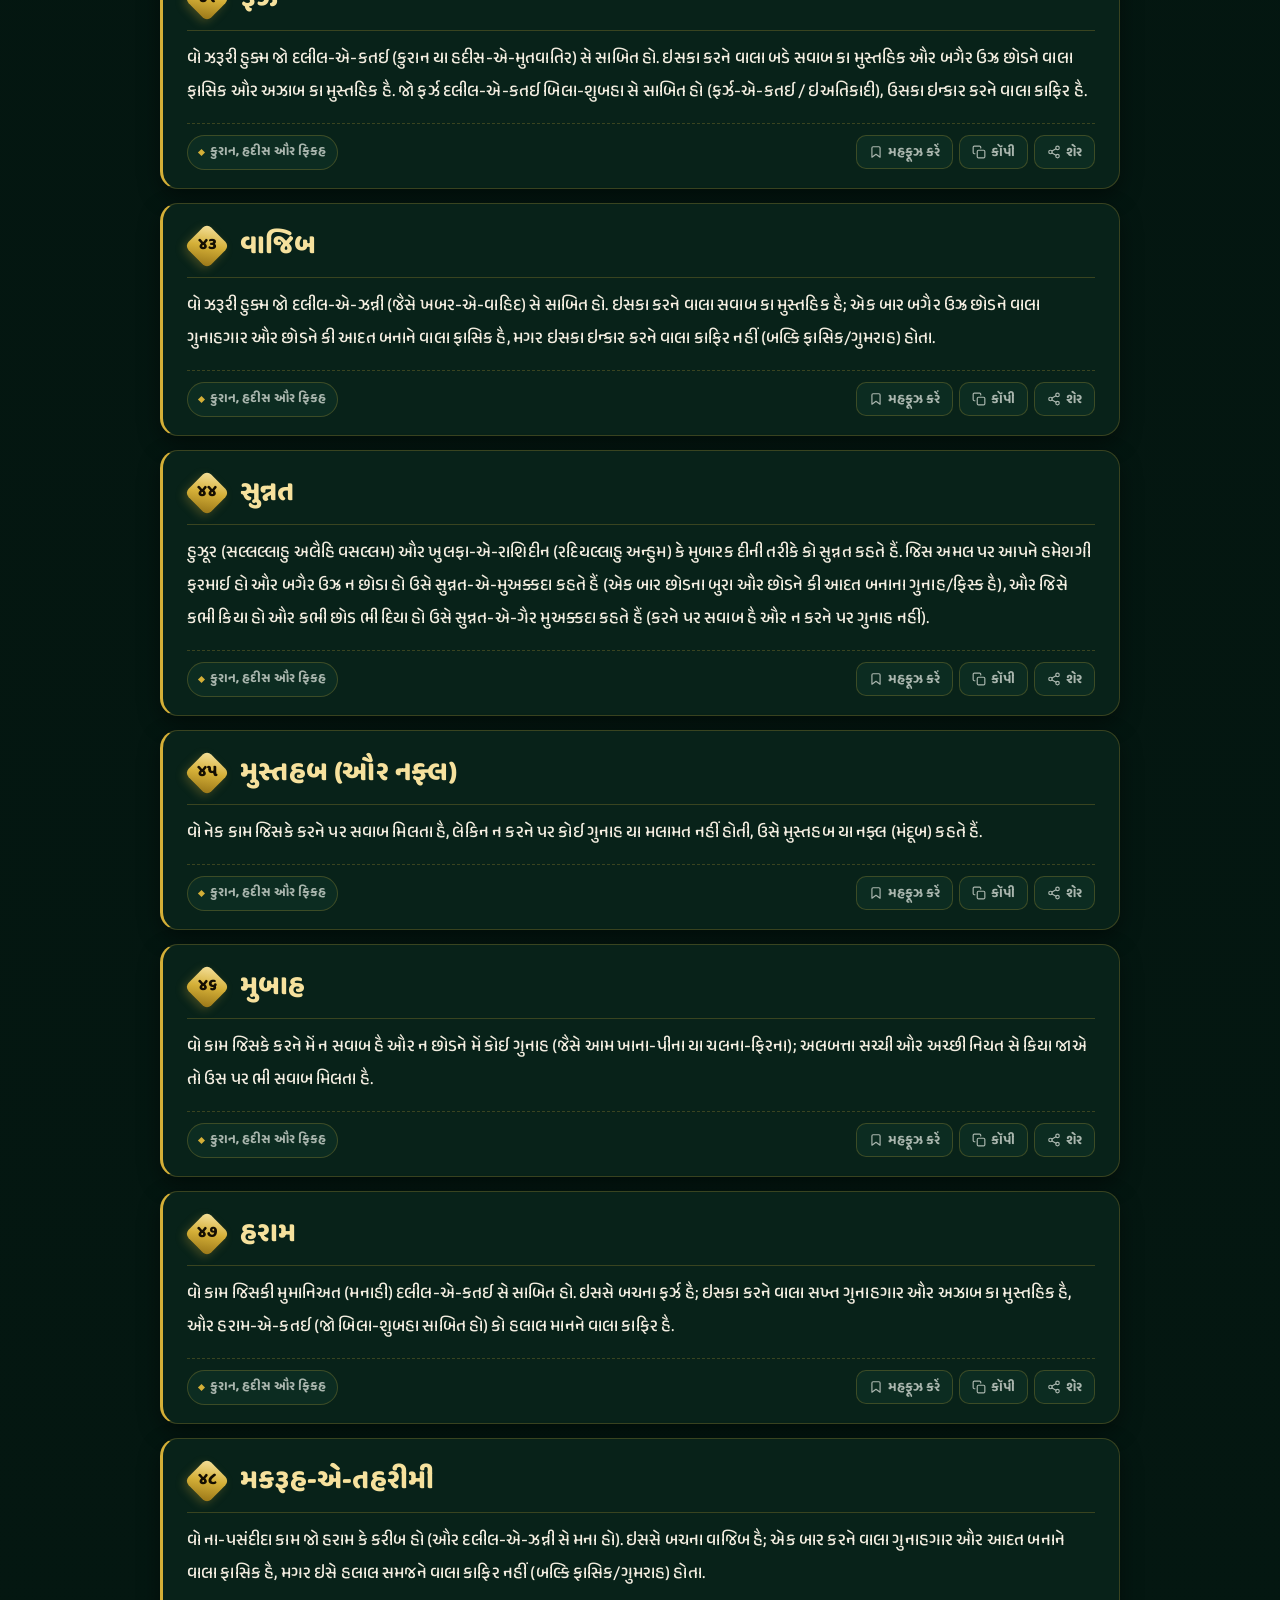
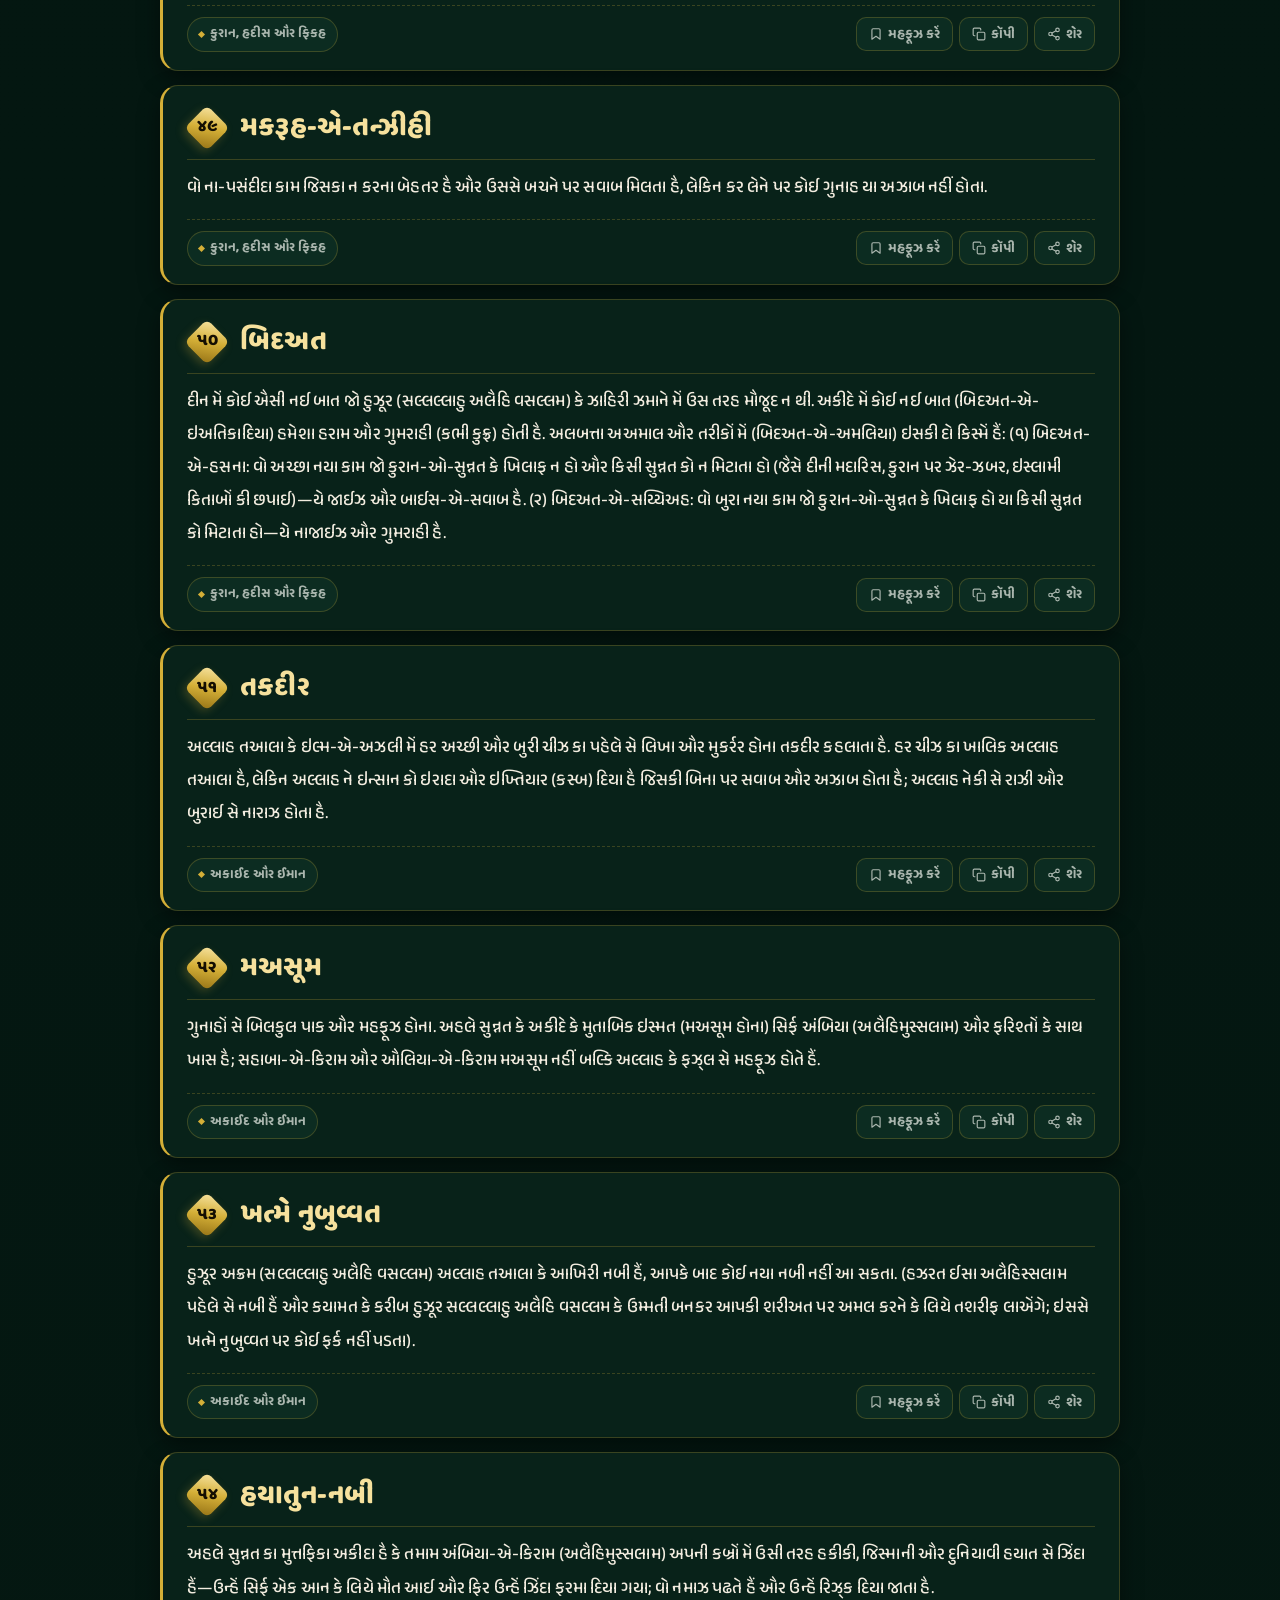
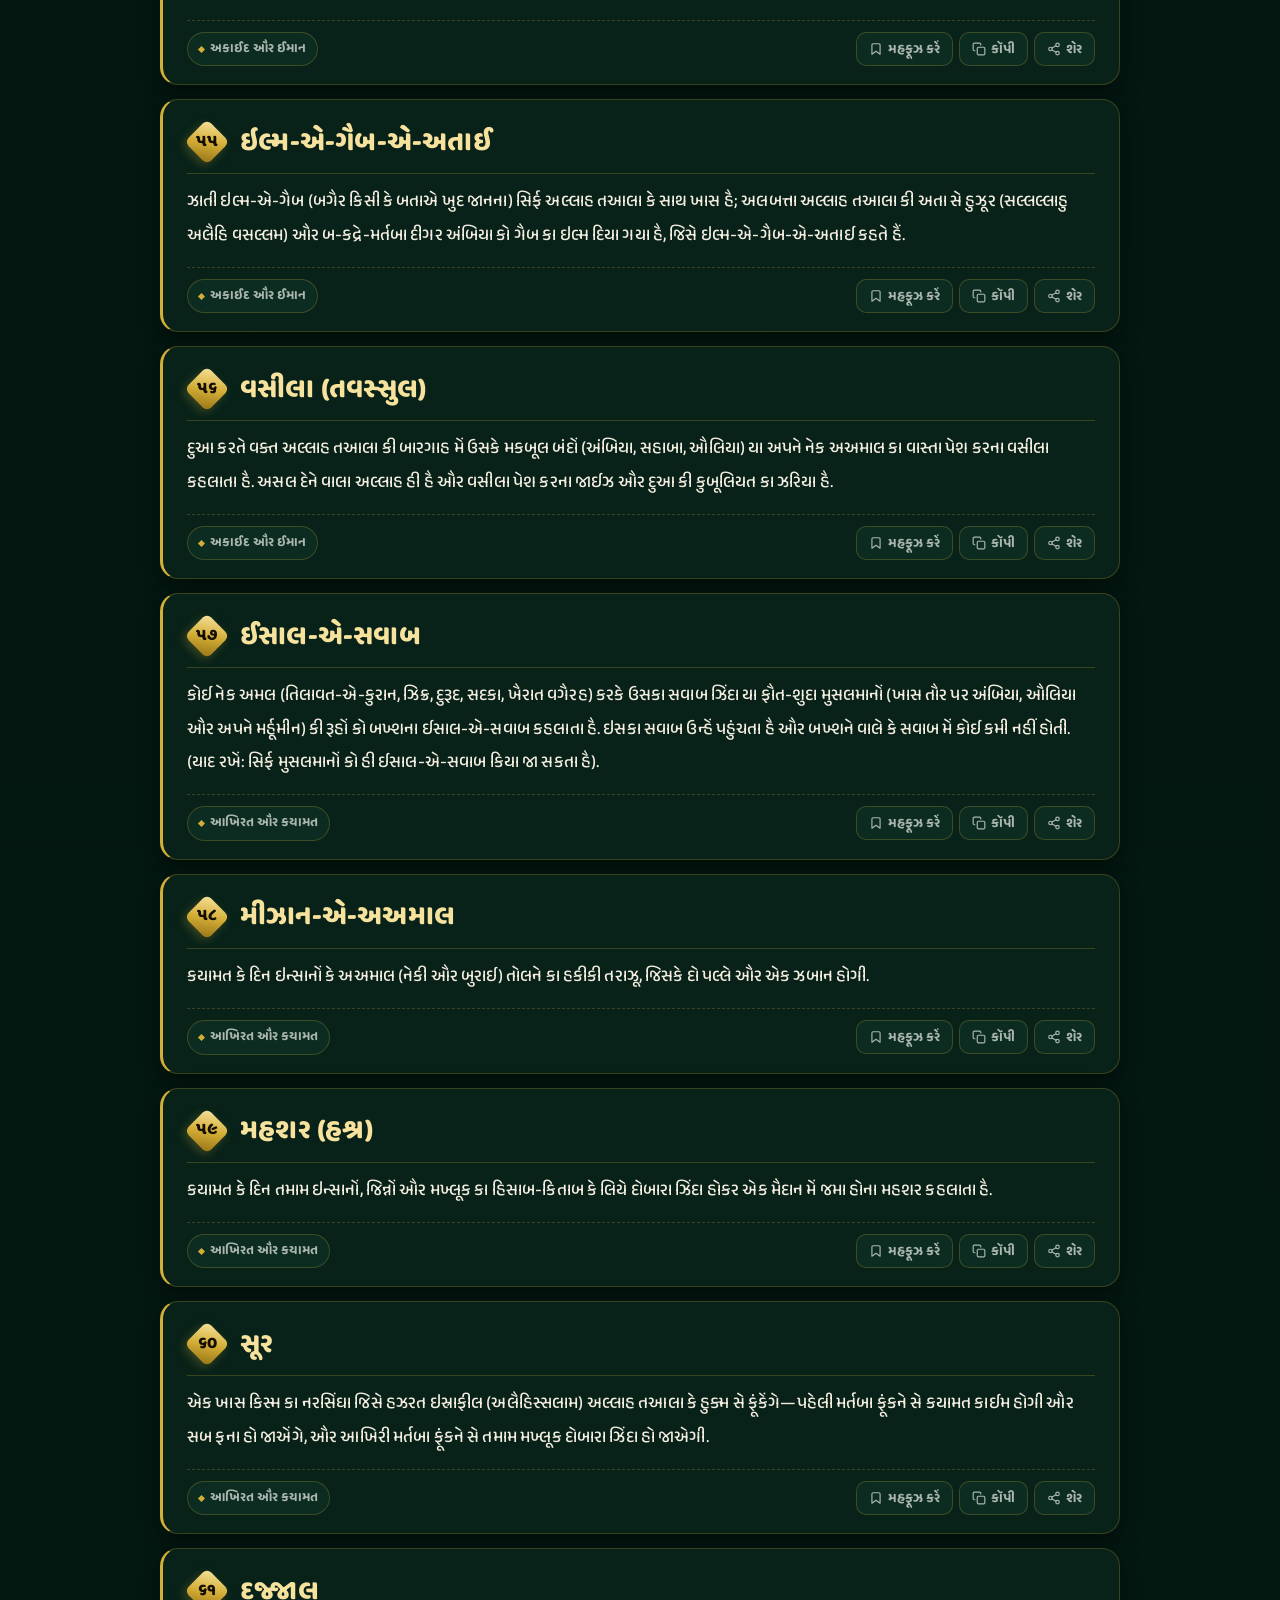
<file: yaadrakhnekibate.html>
<!DOCTYPE html>
<html lang="gu" data-theme="theme-1">
<head>
  <meta charset="UTF-8" />
  <meta name="viewport" content="width=device-width, initial-scale=1.0, viewport-fit=cover" />
  <meta name="theme-color" content="#041912" id="metaThemeColor" />
  <title>કુછ યાદ રખને કી બાતેં - અહલે સુન્નત વલ જમાઅત</title>
  <link rel="preconnect" href="https://fonts.googleapis.com" />
  <link rel="preconnect" href="https://fonts.gstatic.com" crossorigin />
  <link href="https://fonts.googleapis.com/css2?family=Anek+Gujarati:wght@500;600;700&family=Baloo+Bhai+2:wght@600;700;800&family=Cinzel:wght@600;700&family=Shrikhand&display=swap" rel="stylesheet" />
  <style>
    /* =========================================================
       5 LUXURY ISLAMIC THEMES (DEFAULT: GOLD & DARK EMERALD)
       ========================================================= */
    :root,
    [data-theme="theme-1"] {
      --hero-top: #020d09;
      --hero-mid: #041c14;
      --hero-bot: #072c1f;
      --bg: #03130e;
      --bg-end: #051b14;
      --surface: #082219;
      --surface-2: #0c2c21;
      --dock-bg: #072017;
      --mehrab-bg-top: rgba(3, 21, 15, 0.78);
      --mehrab-bg-bot: rgba(7, 32, 23, 0.96);
      --gold: #d4af37;
      --gold-bright: #f7e3a1;
      --gold-deep: #967316;
      --gold-soft: rgba(212, 175, 55, 0.13);
      --gold-soft-strong: rgba(212, 175, 55, 0.24);
      --border: rgba(212, 175, 55, 0.24);
      --border-strong: rgba(212, 175, 55, 0.58);
      --text: #f3ede0;
      --muted: #aab6ae;
      --heading: #f6e19d;
      --on-gold: #140e02;
      --mark-bg: rgba(212, 175, 55, 0.34);
      --mark-text: #fffbe8;
      --shadow: rgba(0, 0, 0, 0.42);
      --shadow-lg: rgba(0, 0, 0, 0.58);
    }

    /* Theme 2: Madinah Emerald & Warm Ivory */
    [data-theme="theme-2"] {
      --hero-top: #031710;
      --hero-mid: #062b1f;
      --hero-bot: #0a4230;
      --bg: #f6f2e7;
      --bg-end: #ebe4d2;
      --surface: #ffffff;
      --surface-2: #faf6eb;
      --dock-bg: #fffdf8;
      --mehrab-bg-top: rgba(3, 25, 18, 0.78);
      --mehrab-bg-bot: rgba(6, 40, 29, 0.94);
      --gold: #c89f28;
      --gold-bright: #f7e3a1;
      --gold-deep: #8f6b10;
      --gold-soft: rgba(200, 159, 40, 0.12);
      --gold-soft-strong: rgba(200, 159, 40, 0.22);
      --border: rgba(164, 134, 52, 0.3);
      --border-strong: rgba(164, 134, 52, 0.65);
      --text: #16261f;
      --muted: #4f645a;
      --heading: #063122;
      --on-gold: #140e02;
      --mark-bg: rgba(212, 175, 55, 0.35);
      --mark-text: #062319;
      --shadow: rgba(6, 36, 26, 0.08);
      --shadow-lg: rgba(6, 36, 26, 0.16);
    }

    /* Theme 3: Royal Sapphire & Gold */
    [data-theme="theme-3"] {
      --hero-top: #030916;
      --hero-mid: #08162e;
      --hero-bot: #0f274f;
      --bg: #050d1c;
      --bg-end: #08152b;
      --surface: #0b1b36;
      --surface-2: #112649;
      --dock-bg: #0a1932;
      --mehrab-bg-top: rgba(5, 15, 34, 0.78);
      --mehrab-bg-bot: rgba(10, 25, 50, 0.96);
      --gold: #d4af37;
      --gold-bright: #f7e3a1;
      --gold-deep: #967316;
      --gold-soft: rgba(212, 175, 55, 0.13);
      --gold-soft-strong: rgba(212, 175, 55, 0.24);
      --border: rgba(212, 175, 55, 0.24);
      --border-strong: rgba(212, 175, 55, 0.56);
      --text: #edf2f9;
      --muted: #a1b2cc;
      --heading: #f6e19d;
      --on-gold: #140e02;
      --mark-bg: rgba(212, 175, 55, 0.34);
      --mark-text: #fffbe8;
      --shadow: rgba(0, 0, 0, 0.44);
      --shadow-lg: rgba(0, 0, 0, 0.6);
    }

    /* Theme 4: Shahi Ruby & Gold */
    [data-theme="theme-4"] {
      --hero-top: #140308;
      --hero-mid: #2a0713;
      --hero-bot: #450d20;
      --bg: #15040a;
      --bg-end: #200710;
      --surface: #270a14;
      --surface-2: #350f1c;
      --dock-bg: #240912;
      --mehrab-bg-top: rgba(26, 4, 12, 0.78);
      --mehrab-bg-bot: rgba(36, 9, 18, 0.96);
      --gold: #d4af37;
      --gold-bright: #f7e3a1;
      --gold-deep: #967316;
      --gold-soft: rgba(212, 175, 55, 0.14);
      --gold-soft-strong: rgba(212, 175, 55, 0.24);
      --border: rgba(212, 175, 55, 0.26);
      --border-strong: rgba(212, 175, 55, 0.58);
      --text: #f7ecef;
      --muted: #c8acb4;
      --heading: #f6e19d;
      --on-gold: #140e02;
      --mark-bg: rgba(212, 175, 55, 0.34);
      --mark-text: #fffbe8;
      --shadow: rgba(0, 0, 0, 0.46);
      --shadow-lg: rgba(0, 0, 0, 0.62);
    }

    /* Theme 5: Obsidian Night & Gold */
    [data-theme="theme-5"] {
      --hero-top: #040507;
      --hero-mid: #0c0f15;
      --hero-bot: #151a24;
      --bg: #080a0e;
      --bg-end: #0e1118;
      --surface: #131720;
      --surface-2: #1a202d;
      --dock-bg: #11151d;
      --mehrab-bg-top: rgba(10, 12, 18, 0.8);
      --mehrab-bg-bot: rgba(17, 21, 29, 0.96);
      --gold: #d4af37;
      --gold-bright: #f7e3a1;
      --gold-deep: #967316;
      --gold-soft: rgba(212, 175, 55, 0.13);
      --gold-soft-strong: rgba(212, 175, 55, 0.24);
      --border: rgba(212, 175, 55, 0.22);
      --border-strong: rgba(212, 175, 55, 0.54);
      --text: #efe9dc;
      --muted: #a69e8e;
      --heading: #f6e19d;
      --on-gold: #140e02;
      --mark-bg: rgba(212, 175, 55, 0.32);
      --mark-text: #fffbe8;
      --shadow: rgba(0, 0, 0, 0.5);
      --shadow-lg: rgba(0, 0, 0, 0.66);
    }

    /* =========================================================
       BASE RESET & STYLISH BOLD GUJARATI TYPOGRAPHY
       ========================================================= */
    *,
    *::before,
    *::after {
      box-sizing: border-box;
      margin: 0;
      padding: 0;
    }

    html {
      scroll-behavior: smooth;
      -webkit-text-size-adjust: 100%;
      overflow-x: clip;
    }

    body {
      font-family: 'Anek Gujarati', 'Baloo Bhai 2', -apple-system, BlinkMacSystemFont, sans-serif;
      font-weight: 500;
      background: linear-gradient(180deg, var(--bg) 0%, var(--bg-end) 100%);
      color: var(--text);
      line-height: 1.88;
      min-height: 100vh;
      overflow-x: clip;
      -webkit-font-smoothing: antialiased;
      -moz-osx-font-smoothing: grayscale;
      -webkit-tap-highlight-color: transparent;
      transition: background 0.28s ease, color 0.28s ease;
    }

    button,
    input {
      font-family: inherit;
    }

    button:focus-visible,
    input:focus-visible {
      outline: 2px solid var(--gold);
      outline-offset: 2px;
    }

    ::selection {
      background: var(--gold);
      color: var(--on-gold);
    }

    /* =========================================================
       INTERACTIVE HALF-MEHRAB ROYAL ISLAMIC HEADER
       ========================================================= */
    .hero {
      --mx: 50%;
      --my: 38%;
      position: relative;
      overflow: hidden;
      background:
        radial-gradient(circle 420px at var(--mx) var(--my), rgba(247, 227, 161, 0.16) 0%, transparent 65%),
        radial-gradient(ellipse 80% 60% at 50% 0%, rgba(212, 175, 55, 0.2) 0%, transparent 68%),
        linear-gradient(170deg, var(--hero-top) 0%, var(--hero-mid) 52%, var(--hero-bot) 100%);
      color: #fffdf7;
      text-align: center;
      padding: calc(16px + env(safe-area-inset-top)) 14px 0;
      border-bottom: 1.5px solid var(--gold);
    }

    .hero-lattice {
      position: absolute;
      inset: 0;
      width: 100%;
      height: 100%;
      pointer-events: none;
      color: var(--gold);
      opacity: 0.13;
      -webkit-mask-image: radial-gradient(ellipse 88% 90% at 50% 35%, #000 35%, rgba(0, 0, 0, 0.12) 100%);
      mask-image: radial-gradient(ellipse 88% 90% at 50% 35%, #000 35%, rgba(0, 0, 0, 0.12) 100%);
    }

    .hero-inner {
      position: relative;
      z-index: 2;
      max-width: 980px;
      margin: 0 auto;
    }

    /* ONLY Theme Label + 5 Circles Above Heading */
    .theme-bar {
      display: inline-flex;
      align-items: center;
      justify-content: center;
      gap: 11px;
      margin: 0 auto 16px;
      padding: 6px 15px;
      border-radius: 999px;
      background: rgba(0, 0, 0, 0.34);
      border: 1px solid rgba(212, 175, 55, 0.44);
      backdrop-filter: blur(10px);
      -webkit-backdrop-filter: blur(10px);
    }

    .theme-label {
      font-family: 'Cinzel', serif;
      font-size: 0.72rem;
      font-weight: 700;
      letter-spacing: 2.2px;
      color: var(--gold-bright);
      text-transform: uppercase;
      user-select: none;
    }

    .theme-dots {
      display: inline-flex;
      align-items: center;
      gap: 9px;
    }

    .theme-dot {
      width: 22px;
      height: 22px;
      border-radius: 50%;
      border: 2px solid rgba(247, 227, 161, 0.56);
      cursor: pointer;
      position: relative;
      touch-action: manipulation;
      transition: transform 0.2s cubic-bezier(0.22, 1, 0.36, 1), border-color 0.2s ease, box-shadow 0.2s ease;
      box-shadow: inset 0 1.5px 3px rgba(255, 255, 255, 0.35), 0 2px 6px rgba(0, 0, 0, 0.38);
    }

    .theme-dot::after {
      content: "";
      position: absolute;
      inset: -8px -5px;
      border-radius: 50%;
    }

    .theme-dot:hover {
      transform: scale(1.14);
      border-color: var(--gold-bright);
    }

    .theme-dot:active {
      transform: scale(0.92);
    }

    .theme-dot.active {
      transform: scale(1.16);
      border-color: #ffffff;
      box-shadow: 0 0 0 2px var(--gold), 0 0 12px rgba(247, 227, 161, 0.7);
    }

    .dot-1 { background: linear-gradient(135deg, #f3d573 0%, #d4af37 42%, #052e20 100%); }
    .dot-2 { background: linear-gradient(135deg, #f8f4e8 0%, #1b7c5c 58%, #042117 100%); }
    .dot-3 { background: linear-gradient(135deg, #3c75c9 0%, #091b3b 78%); }
    .dot-4 { background: linear-gradient(135deg, #bc335b 0%, #2a0712 78%); }
    .dot-5 { background: linear-gradient(135deg, #5d6678 0%, #090b10 78%); }

    /* Half Mehrab Architecture (Open at Bottom -> Connects Directly to Cards) */
    .half-mehrab {
      position: relative;
      width: 100%;
    }

    .mehrab-arch-wrap {
      position: relative;
      width: 100%;
      line-height: 0;
    }

    .mehrab-arch-svg {
      display: block;
      width: 100%;
      height: clamp(68px, 14vw, 134px);
      overflow: visible;
    }

    .mehrab-finial {
      position: absolute;
      left: 50%;
      bottom: clamp(4px, 1.3vw, 10px);
      transform: translateX(-50%);
      width: clamp(36px, 7.5vw, 54px);
      height: clamp(36px, 7.5vw, 54px);
      pointer-events: none;
      filter: drop-shadow(0 4px 12px rgba(212, 175, 55, 0.35));
    }

    .mehrab-portal {
      position: relative;
      margin-top: -1px;
      background:
        radial-gradient(ellipse 75% 65% at var(--mx) 15%, rgba(247, 227, 161, 0.13) 0%, transparent 68%),
        linear-gradient(180deg, var(--mehrab-bg-top) 0%, var(--mehrab-bg-bot) 100%);
      border-left: 2px solid var(--gold);
      border-right: 2px solid var(--gold);
      padding: clamp(12px, 2.5vw, 18px) clamp(18px, 5vw, 48px) clamp(26px, 4.5vw, 38px);
      transition: background 0.25s ease;
    }

    .mehrab-portal::before {
      content: "";
      position: absolute;
      top: 0;
      bottom: 0;
      left: 8px;
      right: 8px;
      border-left: 1px solid rgba(212, 175, 55, 0.34);
      border-right: 1px solid rgba(212, 175, 55, 0.34);
      pointer-events: none;
    }

    .hero-title {
      position: relative;
      z-index: 2;
      font-family: 'Shrikhand', 'Baloo Bhai 2', serif;
      font-size: clamp(1.85rem, 6.2vw, 3.6rem);
      font-weight: 400;
      line-height: 1.52;
      letter-spacing: 0.4px;
      padding: 6px 10px 4px;
      margin-bottom: 4px;
      background: linear-gradient(180deg, #fff8dc 0%, #f1d372 52%, #cfa52c 100%);
      -webkit-background-clip: text;
      background-clip: text;
      color: transparent;
      text-wrap: balance;
      overflow-wrap: break-word;
      filter: drop-shadow(0 3px 10px rgba(0, 0, 0, 0.5));
    }

    .hero-subtitle {
      position: relative;
      z-index: 2;
      font-family: 'Baloo Bhai 2', 'Anek Gujarati', sans-serif;
      font-size: clamp(1.04rem, 3vw, 1.48rem);
      font-weight: 700;
      color: #f6ebd1;
      line-height: 1.58;
      letter-spacing: 0.25px;
      margin-bottom: 16px;
      text-wrap: balance;
    }

    .hero-divider {
      position: relative;
      z-index: 2;
      display: flex;
      align-items: center;
      justify-content: center;
      gap: 10px;
      margin: 0 auto 16px;
      max-width: 240px;
    }

    .hero-divider span:first-child,
    .hero-divider span:last-child {
      flex: 1;
      height: 1px;
      background: linear-gradient(90deg, transparent, var(--gold));
    }

    .hero-divider span:last-child {
      background: linear-gradient(270deg, transparent, var(--gold));
    }

    .hero-diamond {
      width: 8px;
      height: 8px;
      background: var(--gold-bright);
      transform: rotate(45deg);
      box-shadow: 0 0 0 3px rgba(212, 175, 55, 0.2);
    }

    .dev-credit {
      position: relative;
      z-index: 2;
      display: inline-block;
      font-family: 'Cinzel', serif;
      font-size: clamp(0.62rem, 1.9vw, 0.8rem);
      font-weight: 700;
      letter-spacing: clamp(1px, 0.4vw, 2.2px);
      color: var(--gold-bright);
      padding: 7px clamp(14px, 3.8vw, 24px);
      border-radius: 999px;
      border: 1px solid rgba(212, 175, 55, 0.5);
      background: rgba(212, 175, 55, 0.14);
      text-transform: uppercase;
      transition: background 0.2s ease, border-color 0.2s ease;
    }

    .dev-credit:hover {
      background: rgba(212, 175, 55, 0.24);
      border-color: var(--gold-bright);
    }

    /* =========================================================
       MAIN CONTAINER & ATTACHED MEHRAB-BASE CATEGORY CARDS
       ========================================================= */
    .main-container {
      max-width: 1008px;
      margin: 0 auto;
      padding: 0 14px 64px;
    }

    /* Starts Exactly Where Half Mehrab Ends */
    .vibhag-dock {
      position: relative;
      z-index: 3;
      max-width: 980px;
      margin: -1px auto 22px;
      padding: 14px;
      background: var(--dock-bg);
      border: 2px solid var(--gold);
      border-top: 2px solid var(--gold);
      border-bottom-left-radius: 22px;
      border-bottom-right-radius: 22px;
      box-shadow: 0 18px 40px var(--shadow);
      display: grid;
      grid-template-columns: repeat(2, minmax(0, 1fr));
      gap: 10px;
    }

    .vibhag-card {
      position: relative;
      background: var(--surface);
      border: 1px solid var(--border);
      border-radius: 15px;
      padding: 12px 11px 13px;
      cursor: pointer;
      text-align: left;
      display: flex;
      flex-direction: column;
      justify-content: space-between;
      gap: 10px;
      min-width: 0;
      touch-action: manipulation;
      transition: transform 0.2s cubic-bezier(0.22, 1, 0.36, 1), border-color 0.2s ease, background 0.2s ease, box-shadow 0.2s ease;
    }

    .vibhag-card:active {
      transform: scale(0.97);
    }

    .vibhag-card.active {
      background: linear-gradient(145deg, var(--hero-bot), var(--hero-mid));
      border-color: var(--gold);
      box-shadow: 0 10px 24px rgba(0, 0, 0, 0.34), inset 0 1px 0 rgba(247, 227, 161, 0.25);
    }

    .vibhag-top {
      display: flex;
      align-items: center;
      justify-content: space-between;
      gap: 8px;
    }

    .vibhag-icon {
      width: 34px;
      height: 34px;
      border-radius: 10px;
      background: var(--gold-soft);
      border: 1px solid var(--border);
      color: var(--gold);
      display: flex;
      align-items: center;
      justify-content: center;
      flex-shrink: 0;
    }

    .vibhag-card.active .vibhag-icon {
      background: linear-gradient(135deg, var(--gold-bright), var(--gold));
      border-color: var(--gold-bright);
      color: var(--on-gold);
    }

    .vibhag-count {
      font-family: 'Baloo Bhai 2', 'Anek Gujarati', sans-serif;
      font-size: 0.78rem;
      font-weight: 700;
      padding: 2px 9px;
      border-radius: 999px;
      background: var(--gold-soft);
      border: 1px solid var(--border);
      color: var(--heading);
      white-space: nowrap;
    }

    .vibhag-card.active .vibhag-count {
      background: rgba(247, 227, 161, 0.18);
      border-color: rgba(247, 227, 161, 0.48);
      color: var(--gold-bright);
    }

    .vibhag-name {
      font-family: 'Baloo Bhai 2', 'Anek Gujarati', sans-serif;
      font-size: 1.08rem;
      font-weight: 700;
      color: var(--heading);
      line-height: 1.4;
      letter-spacing: 0.15px;
      overflow-wrap: break-word;
    }

    .vibhag-card.active .vibhag-name {
      color: #fffaf0;
    }

    /* =========================================================
       CLEAN SEARCH & SAVED FILTER ROW
       ========================================================= */
    .toolbar {
      max-width: 980px;
      margin: 0 auto 18px;
      display: flex;
      flex-direction: column;
      gap: 11px;
    }

    .search-row {
      display: flex;
      align-items: stretch;
      gap: 9px;
    }

    .search-box {
      position: relative;
      flex: 1;
      min-width: 0;
      display: flex;
      align-items: center;
    }

    .search-icon {
      position: absolute;
      left: 14px;
      color: var(--gold);
      pointer-events: none;
      display: flex;
    }

    .search-input {
      width: 100%;
      height: 48px;
      padding: 0 40px 0 43px;
      border-radius: 14px;
      border: 1.5px solid var(--border);
      background: var(--surface);
      color: var(--text);
      font-family: 'Anek Gujarati', sans-serif;
      font-size: 0.98rem;
      font-weight: 600;
      box-shadow: 0 6px 18px var(--shadow);
      transition: border-color 0.2s ease, box-shadow 0.2s ease;
    }

    .search-input::placeholder {
      color: var(--muted);
      font-weight: 500;
    }

    .search-input:focus {
      border-color: var(--gold);
      box-shadow: 0 0 0 3px var(--gold-soft);
      outline: none;
    }

    .search-clear {
      position: absolute;
      right: 9px;
      width: 30px;
      height: 30px;
      border-radius: 50%;
      border: none;
      background: var(--gold-soft);
      color: var(--heading);
      font-size: 1.15rem;
      cursor: pointer;
      display: none;
      align-items: center;
      justify-content: center;
    }

    .search-clear.visible {
      display: inline-flex;
    }

    .saved-btn {
      height: 48px;
      padding: 0 13px;
      border-radius: 14px;
      border: 1.5px solid var(--border);
      background: var(--surface);
      color: var(--heading);
      font-family: 'Baloo Bhai 2', 'Anek Gujarati', sans-serif;
      font-size: 0.95rem;
      font-weight: 700;
      display: inline-flex;
      align-items: center;
      justify-content: center;
      gap: 7px;
      cursor: pointer;
      flex-shrink: 0;
      box-shadow: 0 6px 18px var(--shadow);
      touch-action: manipulation;
      transition: border-color 0.2s ease, background 0.2s ease, color 0.2s ease;
    }

    .saved-btn.active {
      background: linear-gradient(135deg, var(--gold-bright), var(--gold));
      border-color: var(--gold);
      color: var(--on-gold);
    }

    .saved-label {
      display: none;
    }

    .saved-badge {
      min-width: 22px;
      height: 22px;
      padding: 0 6px;
      border-radius: 999px;
      font-size: 0.78rem;
      font-weight: 800;
      display: inline-flex;
      align-items: center;
      justify-content: center;
      background: var(--gold-soft);
      border: 1px solid var(--border);
    }

    .saved-btn.active .saved-badge {
      background: rgba(0, 0, 0, 0.16);
      border-color: transparent;
    }

    .meta-row {
      display: flex;
      flex-wrap: wrap;
      align-items: center;
      justify-content: space-between;
      gap: 8px;
      padding: 2px 2px 0;
    }

    .meta-left {
      display: inline-flex;
      align-items: center;
      gap: 9px;
      flex-wrap: wrap;
    }

    .meta-heading {
      font-family: 'Baloo Bhai 2', 'Anek Gujarati', sans-serif;
      font-size: 1.32rem;
      font-weight: 800;
      color: var(--heading);
      line-height: 1.4;
      letter-spacing: 0.2px;
    }

    .meta-pill {
      font-family: 'Baloo Bhai 2', 'Anek Gujarati', sans-serif;
      font-size: 0.82rem;
      font-weight: 700;
      padding: 3px 12px;
      border-radius: 999px;
      background: var(--gold-soft);
      border: 1px solid var(--border);
      color: var(--gold);
    }

    .reset-btn {
      display: none;
      border: 1px solid var(--border-strong);
      background: var(--gold-soft);
      color: var(--heading);
      font-family: 'Baloo Bhai 2', 'Anek Gujarati', sans-serif;
      font-size: 0.85rem;
      font-weight: 700;
      padding: 5px 13px;
      border-radius: 999px;
      cursor: pointer;
    }

    .reset-btn.visible {
      display: inline-flex;
    }

    /* =========================================================
       1 TO 100 CONTENT CARDS
       ========================================================= */
    .cards-list {
      max-width: 980px;
      margin: 0 auto;
      display: grid;
      grid-template-columns: 1fr;
      gap: 14px;
    }

    .card {
      position: relative;
      background: var(--surface);
      border: 1px solid var(--border);
      border-left: 3.5px solid var(--gold);
      border-radius: 18px;
      padding: 18px 16px 15px;
      box-shadow: 0 8px 22px var(--shadow);
      transition: transform 0.2s ease, border-color 0.2s ease, box-shadow 0.2s ease;
    }

    .card-header {
      display: flex;
      align-items: center;
      gap: 13px;
      margin-bottom: 12px;
      padding-bottom: 11px;
      border-bottom: 1px solid var(--border);
    }

    .num-badge {
      position: relative;
      width: 40px;
      height: 40px;
      flex-shrink: 0;
      display: flex;
      align-items: center;
      justify-content: center;
    }

    .num-badge::before {
      content: "";
      position: absolute;
      inset: 4px;
      border-radius: 6px;
      background: linear-gradient(145deg, var(--gold-bright), var(--gold), var(--gold-deep));
      transform: rotate(45deg);
      box-shadow: 0 4px 10px rgba(212, 175, 55, 0.26);
    }

    .num-badge span {
      position: relative;
      z-index: 1;
      font-family: 'Baloo Bhai 2', 'Anek Gujarati', sans-serif;
      font-size: 1.05rem;
      font-weight: 800;
      color: var(--on-gold);
      line-height: 1;
    }

    .card-title {
      font-family: 'Baloo Bhai 2', 'Anek Gujarati', sans-serif;
      font-size: clamp(1.32rem, 4.8vw, 1.72rem);
      font-weight: 800;
      color: var(--heading);
      line-height: 1.44;
      letter-spacing: 0.2px;
      flex: 1;
      min-width: 0;
      overflow-wrap: break-word;
    }

    .card-body {
      font-family: 'Anek Gujarati', sans-serif;
      font-size: 1.05rem;
      font-weight: 500;
      color: var(--text);
      line-height: 1.92;
      letter-spacing: 0.15px;
      overflow-wrap: break-word;
    }

    .card mark {
      background: var(--mark-bg);
      color: var(--mark-text);
      padding: 1px 4px;
      border-radius: 4px;
      font-weight: 700;
    }

    .card-footer {
      display: flex;
      flex-wrap: wrap;
      align-items: center;
      justify-content: space-between;
      gap: 9px;
      margin-top: 14px;
      padding-top: 11px;
      border-top: 1px dashed var(--border);
    }

    .card-cat {
      display: inline-flex;
      align-items: center;
      gap: 6px;
      font-family: 'Baloo Bhai 2', 'Anek Gujarati', sans-serif;
      font-size: 0.82rem;
      font-weight: 700;
      color: var(--muted);
      background: var(--surface-2);
      border: 1px solid var(--border);
      padding: 4px 11px;
      border-radius: 999px;
    }

    .card-cat::before {
      content: "";
      width: 5px;
      height: 5px;
      background: var(--gold);
      transform: rotate(45deg);
    }

    .card-actions {
      display: inline-flex;
      align-items: center;
      gap: 6px;
      flex-wrap: wrap;
    }

    .action-btn {
      display: inline-flex;
      align-items: center;
      justify-content: center;
      gap: 5px;
      min-height: 34px;
      padding: 4px 12px;
      border-radius: 10px;
      border: 1px solid var(--border);
      background: var(--surface-2);
      color: var(--muted);
      font-family: 'Baloo Bhai 2', 'Anek Gujarati', sans-serif;
      font-size: 0.84rem;
      font-weight: 700;
      cursor: pointer;
      touch-action: manipulation;
      transition: background 0.18s ease, border-color 0.18s ease, color 0.18s ease;
    }

    .action-btn:hover {
      border-color: var(--gold);
      color: var(--heading);
      background: var(--gold-soft);
    }

    .action-btn.saved {
      background: linear-gradient(135deg, var(--gold-bright), var(--gold));
      border-color: var(--gold);
      color: var(--on-gold);
    }

    .action-btn.saved svg {
      fill: var(--on-gold);
    }

    .empty-state {
      text-align: center;
      padding: 42px 20px;
      border-radius: 18px;
      background: var(--surface);
      border: 1.5px dashed var(--border-strong);
    }

    .empty-title {
      font-family: 'Baloo Bhai 2', 'Anek Gujarati', sans-serif;
      font-size: 1.4rem;
      font-weight: 800;
      color: var(--heading);
      margin-bottom: 6px;
    }

    .empty-desc {
      font-size: 0.98rem;
      font-weight: 500;
      color: var(--muted);
      margin-bottom: 16px;
    }

    .empty-btn {
      padding: 10px 22px;
      border-radius: 999px;
      border: 1px solid var(--gold);
      background: linear-gradient(135deg, var(--gold-bright), var(--gold));
      color: var(--on-gold);
      font-family: 'Baloo Bhai 2', 'Anek Gujarati', sans-serif;
      font-size: 0.95rem;
      font-weight: 800;
      cursor: pointer;
    }

    /* =========================================================
       FOOTER, TOP BUTTON & TOAST
       ========================================================= */
    footer {
      background: linear-gradient(180deg, var(--hero-mid) 0%, var(--hero-top) 100%);
      border-top: 1.5px solid var(--gold);
      text-align: center;
      padding: 28px 16px calc(30px + env(safe-area-inset-bottom));
    }

    .footer-credit {
      display: inline-block;
      font-family: 'Cinzel', serif;
      font-size: clamp(0.68rem, 2.1vw, 0.86rem);
      font-weight: 700;
      letter-spacing: 2.2px;
      color: var(--gold-bright);
      text-transform: uppercase;
      padding: 8px 20px;
      border-radius: 999px;
      border: 1px solid rgba(212, 175, 55, 0.44);
      background: rgba(0, 0, 0, 0.28);
    }

    .top-btn {
      position: fixed;
      right: max(16px, env(safe-area-inset-right));
      bottom: calc(20px + env(safe-area-inset-bottom));
      width: 46px;
      height: 46px;
      border-radius: 13px;
      border: 1.5px solid var(--gold);
      background: var(--surface);
      color: var(--gold);
      font-size: 1.2rem;
      cursor: pointer;
      display: flex;
      align-items: center;
      justify-content: center;
      box-shadow: 0 10px 28px var(--shadow-lg);
      z-index: 60;
      opacity: 0;
      visibility: hidden;
      transform: translateY(12px);
      transition: opacity 0.2s ease, transform 0.2s ease, visibility 0.2s ease;
    }

    .top-btn.show {
      opacity: 1;
      visibility: visible;
      transform: translateY(0);
    }

    .toast {
      position: fixed;
      left: 50%;
      bottom: calc(24px + env(safe-area-inset-bottom));
      transform: translateX(-50%) translateY(16px);
      z-index: 90;
      padding: 9px 18px;
      border-radius: 999px;
      background: var(--hero-top);
      color: var(--gold-bright);
      border: 1px solid var(--gold);
      font-family: 'Baloo Bhai 2', 'Anek Gujarati', sans-serif;
      font-size: 0.92rem;
      font-weight: 700;
      box-shadow: 0 12px 30px rgba(0, 0, 0, 0.46);
      opacity: 0;
      pointer-events: none;
      transition: opacity 0.2s ease, transform 0.2s ease;
    }

    .toast.show {
      opacity: 1;
      transform: translateX(-50%) translateY(0);
    }

    /* =========================================================
       RESPONSIVE BREAKPOINTS
       ========================================================= */
    @media (min-width: 640px) {
      .saved-label {
        display: inline;
      }

      .card {
        padding: 22px 24px 18px;
      }
    }

    @media (min-width: 820px) {
      .hero {
        padding: 22px 24px 0;
      }

      .main-container {
        padding: 0 24px 72px;
      }

      .vibhag-dock {
        grid-template-columns: repeat(4, minmax(0, 1fr));
        gap: 12px;
        padding: 16px;
      }

      .vibhag-card {
        padding: 14px 14px 15px;
      }

      .vibhag-card:hover {
        transform: translateY(-3px);
        border-color: var(--gold);
        box-shadow: 0 12px 24px var(--shadow-lg);
      }

      .card:hover {
        transform: translateY(-2px);
        border-color: var(--border-strong);
        box-shadow: 0 14px 32px var(--shadow-lg);
      }

      .card-body {
        font-size: 1.08rem;
      }
    }

    @media (max-width: 360px) {
      .vibhag-dock {
        gap: 8px;
        padding: 10px;
      }

      .vibhag-card {
        padding: 10px 9px 11px;
      }

      .vibhag-name {
        font-size: 0.96rem;
      }
    }

    @media (prefers-reduced-motion: reduce) {
      *,
      *::before,
      *::after {
        transition-duration: 0.01ms !important;
        scroll-behavior: auto !important;
      }
    }
  </style>
</head>
<body>

  <!-- Interactive Half-Mehrab Islamic Header -->
  <header class="hero" id="top">
    <svg class="hero-lattice" aria-hidden="true" xmlns="http://www.w3.org/2000/svg">
      <defs>
        <pattern id="islamicStarGrid" width="90" height="90" patternUnits="userSpaceOnUse">
          <g fill="none" stroke="currentColor" stroke-width="0.9">
            <polygon points="45,6 56,34 84,45 56,56 45,84 34,56 6,45 34,34" />
            <rect x="25" y="25" width="40" height="40" transform="rotate(45 45 45)" />
            <circle cx="45" cy="45" r="7" />
          </g>
        </pattern>
      </defs>
      <rect width="100%" height="100%" fill="url(#islamicStarGrid)" />
    </svg>

    <div class="hero-inner">
      <!-- Only THEME + 5 Circle Dots Above Heading -->
      <div class="theme-bar" role="group" aria-label="થીમ પસંદ કરેં">
        <span class="theme-label">THEME</span>
        <div class="theme-dots">
          <button type="button" class="theme-dot dot-1 active" data-theme-val="theme-1" title="શાહી ગોલ્ડ" aria-label="શાહી ગોલ્ડ થીમ"></button>
          <button type="button" class="theme-dot dot-2" data-theme-val="theme-2" title="મદીના એમરાલ્ડ" aria-label="મદીના એમરાલ્ડ થીમ"></button>
          <button type="button" class="theme-dot dot-3" data-theme-val="theme-3" title="શાહી નીલમ" aria-label="શાહી નીલમ થીમ"></button>
          <button type="button" class="theme-dot dot-4" data-theme-val="theme-4" title="શાહી રૂબી" aria-label="શાહી રૂબી થીમ"></button>
          <button type="button" class="theme-dot dot-5" data-theme-val="theme-5" title="ડાર્ક નાઇટ" aria-label="ડાર્ક નાઇટ થીમ"></button>
        </div>
      </div>

      <!-- Half Mehrab Arch Flowing Directly Into Category Cards -->
      <div class="half-mehrab">
        <div class="mehrab-arch-wrap">
          <svg class="mehrab-arch-svg" viewBox="0 0 980 140" preserveAspectRatio="none" aria-hidden="true" xmlns="http://www.w3.org/2000/svg">
            <defs>
              <linearGradient id="mehrabGoldLine" x1="0%" y1="0%" x2="100%" y2="0%">
                <stop offset="0%" stop-color="#967316" />
                <stop offset="22%" stop-color="#d4af37" />
                <stop offset="50%" stop-color="#fff4c4" />
                <stop offset="78%" stop-color="#d4af37" />
                <stop offset="100%" stop-color="#967316" />
              </linearGradient>
              <linearGradient id="mehrabGoldInner" x1="0%" y1="0%" x2="100%" y2="0%">
                <stop offset="0%" stop-color="#d4af37" stop-opacity="0.35" />
                <stop offset="50%" stop-color="#f7e3a1" stop-opacity="0.7" />
                <stop offset="100%" stop-color="#d4af37" stop-opacity="0.35" />
              </linearGradient>
            </defs>
            <path d="M 1 140 C 1 98, 42 74, 152 62 C 292 46, 418 38, 490 8 C 562 38, 688 46, 828 62 C 938 74, 979 98, 979 140 Z" fill="var(--mehrab-bg-top)" />
            <path d="M 1 140 C 1 98, 42 74, 152 62 C 292 46, 418 38, 490 8 C 562 38, 688 46, 828 62 C 938 74, 979 98, 979 140" fill="none" stroke="url(#mehrabGoldLine)" stroke-width="2.4" vector-effect="non-scaling-stroke" />
            <path d="M 10 140 C 10 105, 50 82, 158 71 C 296 55, 420 47, 490 19 C 560 47, 684 55, 822 71 C 930 82, 970 105, 970 140" fill="none" stroke="url(#mehrabGoldInner)" stroke-width="1.15" vector-effect="non-scaling-stroke" />
          </svg>

          <!-- Crescent & Rub el Hizb Crown Finial -->
          <svg class="mehrab-finial" viewBox="0 0 80 80" fill="none" aria-hidden="true" xmlns="http://www.w3.org/2000/svg">
            <defs>
              <linearGradient id="finialGold" x1="0%" y1="0%" x2="100%" y2="100%">
                <stop offset="0%" stop-color="#fff7d1" />
                <stop offset="50%" stop-color="#d4af37" />
                <stop offset="100%" stop-color="#967316" />
              </linearGradient>
            </defs>
            <rect x="20" y="20" width="40" height="40" rx="2" stroke="url(#finialGold)" stroke-width="1.5" fill="rgba(212, 175, 55, 0.14)" />
            <rect x="20" y="20" width="40" height="40" rx="2" transform="rotate(45 40 40)" stroke="url(#finialGold)" stroke-width="1.5" fill="rgba(212, 175, 55, 0.14)" />
            <circle cx="40" cy="40" r="18" stroke="url(#finialGold)" stroke-width="1.1" fill="rgba(3, 18, 13, 0.78)" />
            <path d="M44.5 30A10.8 10.8 0 1 0 44.5 50A8.5 8.5 0 1 1 44.5 30Z" fill="url(#finialGold)" />
            <polygon points="46,35.8 47.3,38.9 50.8,39.2 48.1,41.4 48.9,44.7 46,43 43.1,44.7 43.9,41.4 41.2,39.2 44.7,38.9" fill="#fff6cc" />
          </svg>
        </div>

        <div class="mehrab-portal">
          <h1 class="hero-title">કુછ યાદ રખને કી બાતેં</h1>
          <div class="hero-subtitle">( અહલે સુન્નત વલ જમાઅત કે મુતાબિક )</div>

          <div class="hero-divider" aria-hidden="true">
            <span></span>
            <span class="hero-diamond"></span>
            <span></span>
          </div>

          <div class="dev-credit">DEVELOPED BY - PATHAN MAHIRKHAN</div>
        </div>
      </div>
    </div>
  </header>

  <main class="main-container">
    <!-- Vibhag Category Cards Attached Directly to Half-Mehrab Base -->
    <section aria-label="તમામ હિસ્સે">
      <div id="vibhagGrid" class="vibhag-dock"></div>
    </section>

    <!-- Search & Saved Filter -->
    <section class="toolbar" aria-label="તલાશ ઔર ફિલ્ટર">
      <div class="search-row">
        <div class="search-box">
          <span class="search-icon" aria-hidden="true">
            <svg width="18" height="18" viewBox="0 0 24 24" fill="none" stroke="currentColor" stroke-width="2.2" stroke-linecap="round" stroke-linejoin="round">
              <circle cx="11" cy="11" r="8"></circle>
              <line x1="21" y1="21" x2="16.65" y2="16.65"></line>
            </svg>
          </span>
          <input
            type="search"
            id="searchInput"
            class="search-input"
            placeholder="તલાશ કરેં... (જૈસે: વહી, નમાઝ, ૫૦ યા 50)"
            autocomplete="off"
            aria-label="મૌઝૂ યા નંબર તલાશ કરેં"
          />
          <button type="button" id="searchClearBtn" class="search-clear" aria-label="તલાશ સાફ કરેં">&times;</button>
        </div>

        <button type="button" id="savedFilterBtn" class="saved-btn" aria-pressed="false" title="પસંદીદા બાતેં">
          <svg width="17" height="17" viewBox="0 0 24 24" fill="none" stroke="currentColor" stroke-width="2" stroke-linecap="round" stroke-linejoin="round" aria-hidden="true">
            <path d="M19 21l-7-5-7 5V5a2 2 0 0 1 2-2h10a2 2 0 0 1 2 2z"></path>
          </svg>
          <span class="saved-label">પસંદીદા</span>
          <span id="savedCountBadge" class="saved-badge">૦</span>
        </button>
      </div>

      <div class="meta-row">
        <div class="meta-left">
          <h2 id="resultsHeading" class="meta-heading">તમામ હિસ્સે</h2>
          <span id="resultsPill" class="meta-pill">૧૦૦ બાતેં</span>
        </div>
        <button type="button" id="resetFilterBtn" class="reset-btn">સબ દોબારા દિખાએં</button>
      </div>
    </section>

    <!-- Sequential 1 to 100 Content List -->
    <section id="cardsList" class="cards-list" aria-live="polite"></section>
  </main>

  <footer>
    <div class="footer-credit">DEVELOPED BY - PATHAN MAHIRKHAN</div>
  </footer>

  <button id="topBtn" class="top-btn" type="button" aria-label="ઊપર જાએં">&#8593;</button>
  <div id="toast" class="toast" role="status" aria-live="polite"></div>

  <script>
    const themeMetaColors = {
      "theme-1": "#041912",
      "theme-2": "#062b1f",
      "theme-3": "#08162e",
      "theme-4": "#2a0713",
      "theme-5": "#0c0f15"
    };

    const categories = [
      {
        id: "all",
        name: "તમામ હિસ્સે",
        icon: '<svg width="18" height="18" viewBox="0 0 24 24" fill="none" stroke="currentColor" stroke-width="2"><rect x="3" y="3" width="7" height="7" rx="1.5"/><rect x="14" y="3" width="7" height="7" rx="1.5"/><rect x="3" y="14" width="7" height="7" rx="1.5"/><rect x="14" y="14" width="7" height="7" rx="1.5"/></svg>'
      },
      {
        id: "aqaid",
        name: "અકાઈદ ઔર ઈમાન",
        icon: '<svg width="18" height="18" viewBox="0 0 24 24" fill="none" stroke="currentColor" stroke-width="2"><path d="M12 2L14.8 8.5L22 9.3L16.5 14L18.2 21L12 17.3L5.8 21L7.5 14L2 9.3L9.2 8.5L12 2Z"/></svg>'
      },
      {
        id: "shakhsiyat",
        name: "અંબિયા ઔર સહાબા",
        icon: '<svg width="18" height="18" viewBox="0 0 24 24" fill="none" stroke="currentColor" stroke-width="2"><path d="M12 3C7.5 7 5 10.5 5 14.5V20H19V14.5C19 10.5 16.5 7 12 3Z"/><path d="M9 20V15C9 13.3 10.3 12 12 12C13.7 12 15 13.3 15 15V20"/></svg>'
      },
      {
        id: "akhirat",
        name: "આખિરત ઔર કયામત",
        icon: '<svg width="18" height="18" viewBox="0 0 24 24" fill="none" stroke="currentColor" stroke-width="2"><path d="M21 12.8A9 9 0 1 1 11.2 3a7 7 0 0 0 9.8 9.8Z"/></svg>'
      },
      {
        id: "tarikh",
        name: "સીરત ઔર તારીખ",
        icon: '<svg width="18" height="18" viewBox="0 0 24 24" fill="none" stroke="currentColor" stroke-width="2"><circle cx="12" cy="12" r="9"/><path d="M12 7v5l3 2"/></svg>'
      },
      {
        id: "fiqh",
        name: "કુરાન, હદીસ ઔર ફિકહ",
        icon: '<svg width="18" height="18" viewBox="0 0 24 24" fill="none" stroke="currentColor" stroke-width="2"><path d="M4 5.5A2.5 2.5 0 0 1 6.5 3H12v17H6.5A2.5 2.5 0 0 0 4 22V5.5Z"/><path d="M20 5.5A2.5 2.5 0 0 0 17.5 3H12v17h5.5A2.5 2.5 0 0 1 20 22V5.5Z"/></svg>'
      },
      {
        id: "ibadat",
        name: "ઇબાદાત ઔર મુઆમલાત",
        icon: '<svg width="18" height="18" viewBox="0 0 24 24" fill="none" stroke="currentColor" stroke-width="2"><path d="M3 21h18"/><path d="M5 21V11l7-7 7 7v10"/><path d="M9 21v-6a3 3 0 0 1 6 0v6"/></svg>'
      },
      {
        id: "akhlaq",
        name: "અખ્લાક ઔર તસવ્વુફ",
        icon: '<svg width="18" height="18" viewBox="0 0 24 24" fill="none" stroke="currentColor" stroke-width="2"><path d="M12 21s-7-4.5-9-9.2A5.3 5.3 0 0 1 12 6.5a5.3 5.3 0 0 1 9 5.3C19 16.5 12 21 12 21Z"/></svg>'
      }
    ];

    const categoryNameMap = Object.fromEntries(categories.map((c) => [c.id, c.name]));

    const items = [
      { id: 1, guNum: "૧", cat: "aqaid", title: "વહી", desc: "અલ્લાહ તઆલા કે વો અહકામ ઔર પૈગામ જો હઝરત જિબ્રઈલ (અલૈહિસ્સલામ) કે ઝરીએ સે, યા બિલા-વાસ્તા (બગૈર કિસી વાસ્તે કે, જૈસે બરાહે-રાસ્ત કલામ યા સચ્ચે ખ્વાબ કે ઝરીએ) અંબિયા ઔર રસૂલોં (અલૈહિમુસ્સલામ) પર નાઝિલ ફરમાએ ગએ હોં, ઉસકો વહી કહતે હૈં. (વહી-એ-શરઈ સિર્ફ અંબિયા કે સાથ ખાસ હૈ ઔર હુઝૂર સલ્લલ્લાહુ અલૈહિ વસલ્લમ પર હમેશા કે લિયે ખત્મ હો ચુકી હૈ)." },
      { id: 2, guNum: "૨", cat: "shakhsiyat", title: "રસૂલ", desc: "મશહૂર કૌલ કે મુતાબિક ઉસ પૈગમ્બર (ઇન્સાન ઔર મર્દ) કો કહતે હૈં જિન્હેં અલ્લાહ તઆલા ને નઈ શરીઅત (યા નઈ કિતાબ) અતા ફરમાકર મખ્લૂક કી હિદાયત કે લિયે ભેજા હો. (તહકીક કે મુતાબિક નબી ઔર રસૂલ દોનોં એક હી મઅના મેં ભી ઇસ્તેમાલ હોતે હૈં)." },
      { id: 3, guNum: "૩", cat: "shakhsiyat", title: "નબી", desc: "હર ઉસ બરગુઝીદા, મઅસૂમ (ગુનાહોં સે પાક) ઇન્સાન (મર્દ) કો કહતે હૈં જિસે અલ્લાહ તઆલા ને વહી દેકર બંદોં કી હિદાયત કે લિયે ભેજા હો—ચાહે ઉન્હેં નઈ શરીઅત દી ગઈ હો યા વો પહેલી શરીઅત કી તબ્લીગ ફરમાતે હોં. (હુઝૂર સલ્લલ્લાહુ અલૈહિ વસલ્લમ અલ્લાહ કે આખિરી નબી હૈં; આપકે બાદ કોઈ નયા નબી નહીં આ સકતા)." },
      { id: 4, guNum: "૪", cat: "shakhsiyat", title: "ખલીફા", desc: "હુઝૂર અક્રમ (સલ્લલ્લાહુ અલૈહિ વસલ્લમ) કે વિસાલ-એ-ઝાહિરી (પર્દા ફરમાને) કે બાદ દીન ઔર ઉમ્મત કા નિઝામ સંભાલને કે લિયે જો શખ્સ આપકા નાઈબ (કાઈમ-મકામ) બના, ઉસકો ખલીફા કહતે હૈં. (ખુલફા-એ-રાશિદીન મેં હઝરત અબૂ બક્ર, હઝરત ઉમર, હઝરત ઉસ્માન, હઝરત અલી ઔર ૬ માહ હઝરત ઇમામ હસન રદિયલ્લાહુ અન્હુમ શામિલ હૈં)." },
      { id: 5, guNum: "૫", cat: "shakhsiyat", title: "સહાબી", desc: "જિસ શખ્સ ને હુઝૂર (સલ્લલ્લાહુ અલૈહિ વસલ્લમ) કી ઝાહિરી હયાત મેં ઈમાન કી હાલત મેં આપસે મુલાકાત (યા ઝિયારત) કી હો ઔર ઈમાન હી કી હાલત મેં ઉસકા ઇન્તિકાલ હુઆ હો, ઉસકો સહાબી કહતે હૈં." },
      { id: 6, guNum: "૬", cat: "shakhsiyat", title: "તાબઈ", desc: "જિસ શખ્સ ને ઈમાન કી હાલત મેં કિસી સહાબી સે મુલાકાત (યા ઝિયારત) કી હો—લેકિન ઈમાન કી હાલત મેં હુઝૂર (સલ્લલ્લાહુ અલૈહિ વસલ્લમ) સે મુલાકાત ન કી હો—ઔર ઈમાન કી હાલત મેં ઉસકા ઇન્તિકાલ હુઆ હો, ઉસકો તાબઈ કહતે હૈં." },
      { id: 7, guNum: "૭", cat: "shakhsiyat", title: "તબ્એ તાબઈ", desc: "જિસ શખ્સ ને ઈમાન કી હાલત મેં કિસી તાબઈ સે મુલાકાત (યા ઝિયારત) કી હો—લેકિન ઈમાન કી હાલત મેં કિસી સહાબી સે મુલાકાત ન કી હો—ઔર ઈમાન કી હાલત મેં ઉસકા ઇન્તિકાલ હુઆ હો, ઉસકો તબ્એ તાબઈ કહતે હૈં." },
      { id: 8, guNum: "૮", cat: "shakhsiyat", title: "મુહાજિર", desc: "જો શખ્સ અલ્લાહ તઆલા કી રિઝા ઔર દીન કી હિફાઝત કે લિયે અપના વતન છોડકર ચલા જાએ, ઉસકો મુહાજિર કહતે હૈં. ઇસ્લામી તારીખ મેં ખાસ તૌર પર ઉન સહાબા-એ-કિરામ (રદિયલ્લાહુ અન્હુમ) કો મુહાજિર કહતે હૈં જિન્હોંને મક્કા શરીફ સે મદીના શરીફ કી તરફ હિજરત કી." },
      { id: 9, guNum: "૯", cat: "shakhsiyat", title: "અન્સાર", desc: "મદીના મુનવ્વરા કે ઉન મુબારક સહાબા-એ-કિરામ (રદિયલ્લાહુ અન્હુમ) કો અન્સાર કહતે હૈં જિન્હોંને હુઝૂર (સલ્લલ્લાહુ અલૈહિ વસલ્લમ) ઔર મુહાજિરીન કી મદદ કી ઔર ઉન્હેં અપને ઘરોં મેં પનાહ દી." },
      { id: 10, guNum: "૧૦", cat: "shakhsiyat", title: "વલી", desc: "સહીહ અકીદે વાલા વો મુસલમાન જિસે અલ્લાહ તઆલા કા ખાસ કુર્બ (નઝદીકી) ઔર દોસ્તી હાસિલ હો—ચાહે વો સીધે અલ્લાહ કે ફઝ્લ ઔર અતા (વહબી, જૈસે પૈદાઈશી વલી) સે મિલી હો યા ફરાઈઝ કી પાબંદી, ખૂબ ઇબાદત, ગુનાહોં સે બચને ઔર હુઝૂર (સલ્લલ્લાહુ અલૈહિ વસલ્લમ) કી પૂરી ઇતાઅત (કસ્બી) કે ઝરીએ મિલી હો—ઉસે વલી કહતે હૈં. (યાદ રખેં કે વલી મઅસૂમ નહીં હોતે, બલ્કિ અલ્લાહ કે ફઝ્લ સે મહફૂઝ હોતે હૈં)." },
      { id: 11, guNum: "૧૧", cat: "aqaid", title: "મુઅમિન", desc: "જો શખ્સ તમામ ઝરૂરિયાત-એ-દીન (અલ્લાહ કી વહદાનિયત, હુઝૂર સલ્લલ્લાહુ અલૈહિ વસલ્લમ કી રિસાલત ઔર દીન કી તમામ બુનિયાદી બાતોં) કો દિલ સે સચ્ચા માને ઔર બગૈર કિસી ઉઝ્ર (મજબૂરી) કે ઝબાન સે ઉસકા ઇકરાર કરે, ઉસકો મુઅમિન કહતે હૈં. (નેક અઅમાલ કરને સે ઈમાન કે નૂર, કૈફિયત ઔર કમાલ મેં ઇઝાફા હોતા હૈ)." },
      { id: 12, guNum: "૧૨", cat: "aqaid", title: "કાફિર", desc: "ઝરૂરિયાત-એ-દીન (જિન બાતોં પર ઈમાન લાના ઝરૂરી હૈ) મેં સે કિસી એક બાત કા ભી ઇન્કાર કરને વાલે, ઉસમેં શક (શુબહા) કરને વાલે યા ઉસકી તૌહીન (ગુસ્તાખી) કરને વાલે શખ્સ કો કાફિર કહતે હૈં." },
      { id: 13, guNum: "૧૩", cat: "aqaid", title: "મુશરિક", desc: "અલ્લાહ તઆલા કી ઝાત, ઉસકી સિફાત-એ-ખાસ્સા (ઝાતી તૌર પર કિસી કો અલ્લાહ કે બરાબર માનના) યા મુસ્તહિક-એ-ઇબાદત હોને મેં કિસી દૂસરે કો શરીક ઠહરાને વાલે કો મુશરિક કહતે હૈં." },
      { id: 14, guNum: "૧૪", cat: "aqaid", title: "ફાસિક", desc: "વો મુસલમાન જો કોઈ ગુનાહે કબીરા (બડા ગુનાહ) કરે, યા કિસી ગુનાહે સગીરા (છોટે ગુનાહ) પર હમેશગી (આદત) રખે, જબ તક સચ્ચી તૌબા ન કર લે." },
      { id: 15, guNum: "૧૫", cat: "aqaid", title: "ઝિન્દીક", desc: "વો શખ્સ જો ઝાહિરી તૌર પર કલિમા પઢતા ઔર ખુદ કો મુસલમાન કહતા હો, મગર અંદર સે કુફ્ર કે અકીદે રખતા હો ઔર ઇસ્લામ કે નામ પર ઝરૂરિયાત-એ-દીન કી ગલત તાવીલ કરકે કુફ્રિયા બાતેં ફૈલાતા હો." },
      { id: 16, guNum: "૧૬", cat: "akhirat", title: "કિરામન કાતિબીન", desc: "હર ઇન્સાન કે સાથ અલ્લાહ તઆલા કે મુકર્રર કિયે હુએ દો ફરિશ્તે રહતે હૈં—દાઈં તરફ કા ફરિશ્તા નેક કામ લિખતા હૈ ઔર બાઈં તરફ કા ફરિશ્તા બુરે કામ લિખતા હૈ. ઉન ફરિશ્તોં કો કિરામન કાતિબીન કહતે હૈં." },
      { id: 17, guNum: "૧૭", cat: "akhirat", title: "મુન્કર નકીર", desc: "અંબિયા (અલૈહિમુસ્સલામ) ઔર નાબાલિગ મઅસૂમ બચ્ચોં કે અલાવા જબ કિસી મુકલ્લફ ઇન્સાન કા ઇન્તિકાલ હોતા હૈ—દફન કિયા જાએ તો કબ્ર મેં ઔર દફન ન કિયા જાએ તો જિસ હાલ મેં હો વહીં—ઉસકે પાસ દો ફરિશ્તે આતે હૈં ઔર તીન સવાલ કરતે હૈં: (૧) તેરા રબ કૌન હૈ? (૨) તેરા દીન ક્યા હૈ? (૩) ઔર હુઝૂર (સલ્લલ્લાહુ અલૈહિ વસલ્લમ) કી તરફ ઇશારા કરકે પૂછતે હૈં કે ઇન હસ્તી કે બારે મેં તૂ ક્યા કહતા થા? યે સવાલ કરને વાલે ફરિશ્તોં કો મુન્કર નકીર કહતે હૈં." },
      { id: 18, guNum: "૧૮", cat: "aqaid", title: "જિન્ન", desc: "અલ્લાહ તઆલા ને એક મખ્લૂક કો બગૈર ધુએં વાલી આગ સે પૈદા ફરમાકર હમારી આમ નઝરોં સે પોશીદા (છુપાકર) રખા હૈ, ઉન્હેં જિન્ન કહતે હૈં. (ઇન્સાનોં કી તરહ જિન્નાત મેં ભી મુસલમાન ઔર કાફિર હોતે હૈં, ઔર વો ભી શરીઅત કે પાબંદ હૈં)." },
      { id: 19, guNum: "૧૯", cat: "aqaid", title: "ઇબ્લીસ", desc: "યાની સબસે બડા શૈતાન, જો જિન્નાત કી કૌમ સે થા. ઉસને હઝરત આદમ (અલૈહિસ્સલામ) કો સજદા-એ-તાઝીમી કરને કે અલ્લાહ તઆલા કે હુક્મ કા તકબ્બુર (ગુરૂર) સે ઇન્કાર કિયા, જિસકી વજહ સે વો કાફિર ઔર મરદૂદ હુઆ. ઉસકી ઔલાદ કો શયાતીન કહતે હૈં ઔર ઇબ્લીસ ઉન સબકા સરદાર હૈ." },
      { id: 20, guNum: "૨૦", cat: "tarikh", title: "હિજરત", desc: "હુઝૂર (સલ્લલ્લાહુ અલૈહિ વસલ્લમ) અલ્લાહ તઆલા કે હુક્મ સે મક્કા શરીફ છોડકર મદીના શરીફ તશરીફ લે ગએ, ઉસ મુબારક સફર કો હિજરત કહતે હૈં." },
      { id: 21, guNum: "૨૧", cat: "tarikh", title: "હિજરી સન", desc: "હુઝૂર (સલ્લલ્લાહુ અલૈહિ વસલ્લમ) કી હિજરત કે સાલ સે જો ઇસ્લામી તારીખ શુરૂ હુઈ હૈ, ઉસકો સન હિજરી કહતે હૈં." },
      { id: 22, guNum: "૨૨", cat: "tarikh", title: "ઇસવી સન", desc: "હઝરત ઈસા (અલૈહિસ્સલામ) કી પૈદાઈશ સે જો તારીખ શુરૂ હુઈ હૈ, ઉસકો સન ઇસવી કહતે હૈં." },
      { id: 23, guNum: "૨૩", cat: "tarikh", title: "ગઝવહ", desc: "જિસ જંગ યા મુહિમ મેં હુઝૂર (સલ્લલ્લાહુ અલૈહિ વસલ્લમ) ખુદ સહાબા-એ-કિરામ કે સાથ શરીક રહે હોં—ચાહે લડાઈ હુઈ હો યા ન હુઈ હો—ઉસકો ગઝવહ કહતે હૈં." },
      { id: 24, guNum: "૨૪", cat: "tarikh", title: "સરિયહ", desc: "જિસ મુહિમ યા લડાઈ કે લિયે હુઝૂર (સલ્લલ્લાહુ અલૈહિ વસલ્લમ) ને કિસી સહાબી કી સરદારી મેં લશ્કર ભેજા હો ઔર આપ ખુદ ઉસમેં શરીક ન હુએ હોં, ઉસકો સરિયહ કહતે હૈં." },
      { id: 25, guNum: "૨૫", cat: "aqaid", title: "મુઅજિઝા", desc: "દાવા-એ-નુબુવ્વત કે બાદ પૈગમ્બર કી સચ્ચાઈ ઝાહિર કરને કે લિયે અલ્લાહ તઆલા ઉનકે હાથોં પર ઐસી ખિલાફ-એ-આદત (કુદરત કે આમ કાનૂન સે હટકર) બાતેં ઝાહિર ફરમાતા હૈ જિસકા મુકાબલા કોઈ મુન્કિર નહીં કર સકતા; ઐસી બાતોં કો મુઅજિઝા (જમા: મુઅજિઝાત) કહતે હૈં. (દાવા-એ-નુબુવ્વત સે પહેલે ઝાહિર હો તો ઉસે 'ઇરહાસ' કહતે હૈં)." },
      { id: 26, guNum: "૨૬", cat: "aqaid", title: "કરામત", desc: "અલ્લાહ તઆલા કી અતા સે, બગૈર દાવા-એ-નુબુવ્વત કે, કિસી સહીહુલ-અકીદા વલી કે હાથોં પર કોઈ ખિલાફ-એ-આદત બાત ઝાહિર હો તો ઉસકો કરામત કહતે હૈં. (આમ મુસલમાન કે હાથોં પર ઝાહિર હો તો ઉસે 'મઊનત' કહતે હૈં)." },
      { id: 27, guNum: "૨૭", cat: "aqaid", title: "ઇસ્તિદરાજ", desc: "કિસી કાફિર, ફાસિક યા બે-દીન શખ્સ કે હાથોં પર ઉસકી મર્ઝી કે મુતાબિક કોઈ ખિલાફ-એ-આદત બાત ઝાહિર હો—જો અલ્લાહ કી તરફ સે ઉસકે લિયે ઢીલ ઔર આઝમાઈશ હોતી હૈ—તો ઉસે ઇસ્તિદરાજ કહતે હૈં. (ઔર અગર ઉસકી મર્ઝી કે ખિલાફ ઝાહિર હો તો ઉસે 'ઇહાનત' કહતે હૈં)." },
      { id: 28, guNum: "૨૮", cat: "aqaid", title: "તૌહીદ", desc: "અલ્લાહ તઆલા કો ઉસકી ઝાત, સિફાત-એ-ખાસ્સા ઔર મુસ્તહિક-એ-ઇબાદત હોને મેં અકેલા, યક્તા ઔર લા-શરીક માનને કો તૌહીદ કહતે હૈં." },
      { id: 29, guNum: "૨૯", cat: "shakhsiyat", title: "અહલે બૈત", desc: "હુઝૂર (સલ્લલ્લાહુ અલૈહિ વસલ્લમ) કે મુકદ્દસ ઘર વાલોં કો અહલે બૈત કહતે હૈં. ઇસમેં આપકી પાક બીવિયાં (અઝવાજ-એ-મુતહ્હરાત) ઔર ખાસ તૌર પર હઝરત અલી, હઝરત ફાતિમા, હઝરત હસન ઔર હઝરત હુસૈન (રદિયલ્લાહુ અન્હુમ) ઔર ઉનકી પાક ઔલાદ શામિલ હૈં." },
      { id: 30, guNum: "૩૦", cat: "aqaid", title: "અહલે સુન્નત વલ જમાઅત", desc: "વો હક જમાઅત (સવાદ-એ-આઝમ) જો હુઝૂર (સલ્લલ્લાહુ અલૈહિ વસલ્લમ) કી સુન્નત ઔર સહાબા-એ-કિરામ (રદિયલ્લાહુ અન્હુમ) કે સહીહ રાસ્તે ઔર અકીદે પર કાઈમ હો, ઉન્હેં અહલે સુન્નત વલ જમાઅત (યાની સુન્ની) કહતે હૈં." },
      { id: 31, guNum: "૩૧", cat: "aqaid", title: "ફરિશ્તે", desc: "અલ્લાહ તઆલા કી નૂરાની ઔર મઅસૂમ (ગુનાહોં સે પાક) મખ્લૂક, જિન્હેં નૂર સે પૈદા કિયા ગયા હૈ. યે ન મર્દ હોતે હૈં ન ઔરત, ન ખાતે-પીતે હૈં, બલ્કિ હમેશા અલ્લાહ કી ઇબાદત ઔર હુક્મ કી તામીલ મેં લગે રહતે હૈં." },
      { id: 32, guNum: "૩૨", cat: "aqaid", title: "મુનાફિક", desc: "વો શખ્સ જો ઝબાન સે ઇસ્લામ કા ઇકરાર ઔર દાવા કરે, મગર અપને દિલ મેં કુફ્ર છુપાકર રખે, ઉસકો મુનાફિક (નિફાક-એ-ઇઅતિકાદી) કહતે હૈં; યે અસલી મુનાફિક કાફિર હૈ." },
      { id: 33, guNum: "૩૩", cat: "aqaid", title: "મુર્તદ", desc: "જો શખ્સ મુસલમાન હોને કે બાદ—મઆઝલ્લાહ—બગૈર કિસી ઇકરાહ (જાન કી જબરદસ્તી) કે ઇસ્લામ છોડ દે, યા કિસી ઝરૂરી-એ-દીન કા ઇન્કાર કરે, યા કોઈ કુફ્રિયા કૌલ યા ફેઅલ ઇખ્તિયાર કરે, ઉસકો મુર્તદ કહતે હૈં." },
      { id: 34, guNum: "૩૪", cat: "akhirat", title: "શફાઅત", desc: "કયામત કે દિન અલ્લાહ તઆલા કે ઇઝ્ન (ઇજાઝત) સે હુઝૂર (સલ્લલ્લાહુ અલૈહિ વસલ્લમ)—જિનકે સાથ શફાઅત-એ-કુબ્રા ખાસ હૈ—ઔર આપકે સદકે સે દીગર અંબિયા, ઔલિયા, શુહદા ઔર ઉલમા કા ગુનાહગાર મુસલમાનોં (સિર્ફ અહલે ઈમાન) કી બખ્શિશ ઔર દર્જાત કી બુલંદી કે લિયે સિફારિશ ફરમાના શફાઅત કહલાતા હૈ." },
      { id: 35, guNum: "૩૫", cat: "akhirat", title: "બર્ઝખ", desc: "મૌત સે લેકર કયામત કે દિન દોબારા ઝિંદા કિયે જાને તક કા જો દરમિયાની ઝમાના ઔર આલમ (કબ્ર કા આલમ) હૈ, ઉસે બર્ઝખ કહતે હૈં." },
      { id: 36, guNum: "૩૬", cat: "akhirat", title: "પુલ સિરાત", desc: "જહન્નમ કી પીઠ પર બના હુઆ વો પુલ જો બાલ સે ઝ્યાદા બારીક ઔર તલવાર સે ઝ્યાદા તેઝ હૈ; જન્નત મેં જાને કા યેહી એક રાસ્તા હૈ. નેક મુસલમાન અપને અઅમાલ કે મુતાબિક આસાની સે પાર હો જાએંગે ઔર જિનકે નસીબ મેં અઝાબ હોગા વો જહન્નમ મેં ગિર જાએંગે." },
      { id: 37, guNum: "૩૭", cat: "akhirat", title: "હૌઝ-એ-કૌસર", desc: "મૈદાન-એ-મહશર મેં અલ્લાહ તઆલા કી તરફ સે હુઝૂર (સલ્લલ્લાહુ અલૈહિ વસલ્લમ) કો અતા કિયા હુઆ વો અઝીમ હૌઝ, જિસકા પાની દૂધ સે ઝ્યાદા સફેદ, શહદ સે ઝ્યાદા મીઠા ઔર મુશ્ક સે ઝ્યાદા ખુશ્બૂદાર હોગા; જો એક બાર પી લેગા ઉસે ફિર કભી પ્યાસ ન લગેગી." },
      { id: 38, guNum: "૩૮", cat: "tarikh", title: "મેઅરાજ", desc: "હુઝૂર (સલ્લલ્લાહુ અલૈહિ વસલ્લમ) કા રાત કે એક થોડે સે હિસ્સે મેં જાગતી હાલત (બ-હાલત-એ-બેદારી) મેં, જિસ્મ ઔર રૂહ દોનોં કે સાથ મક્કા શરીફ (મસ્જિદ-એ-હરામ) સે બૈતુલ મકદિસ (મસ્જિદ-એ-અક્સા) ઔર વહાં સે સાતોં આસમાનોં કે ઉપર, સિદરતુલ-મુન્તહા ઔર અર્શ-એ-આઝમ સે આગે જહાં તક અલ્લાહ ને ચાહા તશરીફ લે જાના, ઔર અપને સર કી આંખોં સે—બિલા કૈફ-ઓ-મકાન (બગૈર કિસી શક્લ, જગહ યા જિહત કે)—અલ્લાહ તઆલા કા દીદાર ફરમાના મેઅરાજ કહલાતા હૈ." },
      { id: 39, guNum: "૩૯", cat: "tarikh", title: "શહીદ", desc: "જો મુસલમાન અલ્લાહ કી રાહ મેં જિહાદ કરતે હુએ યા ઝુલ્મ (મઝલૂમિયત) કી હાલત મેં કત્લ કિયા જાએ (શરીઅત કી શર્તોં કે મુતાબિક વો શહીદ-એ-હકીકી હૈ), યા ઉન દીગર અસ્બાબ (જૈસે તાઊન, ડૂબના, જલના, પેટ કી બીમારી વગૈરહ) સે વફાત પાએ જિન્હેં હદીસ મેં શહાદત ફરમાયા ગયા હૈ (શહીદ-એ-હુક્મી), ઉસે શહીદ કહતે હૈં." },
      { id: 40, guNum: "૪૦", cat: "akhlaq", title: "તકવા", desc: "અલ્લાહ તઆલા કે ખૌફ ઔર અઝમત કી વજહ સે હર ગુનાહ ઔર મના કી હુઈ ચીઝ સે બચના ઔર અલ્લાહ વ રસૂલ (સલ્લલ્લાહુ અલૈહિ વસલ્લમ) કે અહકામ પર અમલ કરના તકવા કહલાતા હૈ." },
      { id: 41, guNum: "૪૧", cat: "fiqh", title: "હદીસ", desc: "હુઝૂર (સલ્લલ્લાહુ અલૈહિ વસલ્લમ) કે કૌલ (ફરમાન), ફેઅલ (અમલ) ઔર તકરીર (કિસી સહાબી કે કૌલ યા અમલ પર આપને ખામોશી ઇખ્તિયાર ફરમાઈ હો ઔર મના ન ફરમાયા હો) કો હદીસ કહતે હૈં." },
      { id: 42, guNum: "૪૨", cat: "fiqh", title: "ફર્ઝ", desc: "વો ઝરૂરી હુક્મ જો દલીલ-એ-કતઈ (કુરાન યા હદીસ-એ-મુતવાતિર) સે સાબિત હો. ઇસકા કરને વાલા બડે સવાબ કા મુસ્તહિક ઔર બગૈર ઉઝ્ર છોડને વાલા ફાસિક ઔર અઝાબ કા મુસ્તહિક હૈ. જો ફર્ઝ દલીલ-એ-કતઈ બિલા-શુબહા સે સાબિત હો (ફર્ઝ-એ-કતઈ / ઇઅતિકાદી), ઉસકા ઇન્કાર કરને વાલા કાફિર હૈ." },
      { id: 43, guNum: "૪૩", cat: "fiqh", title: "વાજિબ", desc: "વો ઝરૂરી હુક્મ જો દલીલ-એ-ઝન્ની (જૈસે ખબર-એ-વાહિદ) સે સાબિત હો. ઇસકા કરને વાલા સવાબ કા મુસ્તહિક હૈ; એક બાર બગૈર ઉઝ્ર છોડને વાલા ગુનાહગાર ઔર છોડને કી આદત બનાને વાલા ફાસિક હૈ, મગર ઇસકા ઇન્કાર કરને વાલા કાફિર નહીં (બલ્કિ ફાસિક/ગુમરાહ) હોતા." },
      { id: 44, guNum: "૪૪", cat: "fiqh", title: "સુન્નત", desc: "હુઝૂર (સલ્લલ્લાહુ અલૈહિ વસલ્લમ) ઔર ખુલફા-એ-રાશિદીન (રદિયલ્લાહુ અન્હુમ) કે મુબારક દીની તરીકે કો સુન્નત કહતે હૈં. જિસ અમલ પર આપને હમેશગી ફરમાઈ હો ઔર બગૈર ઉઝ્ર ન છોડા હો ઉસે સુન્નત-એ-મુઅક્કદા કહતે હૈં (એક બાર છોડના બુરા ઔર છોડને કી આદત બનાના ગુનાહ/ફિસ્ક હૈ), ઔર જિસે કભી કિયા હો ઔર કભી છોડ ભી દિયા હો ઉસે સુન્નત-એ-ગૈર મુઅક્કદા કહતે હૈં (કરને પર સવાબ હૈ ઔર ન કરને પર ગુનાહ નહીં)." },
      { id: 45, guNum: "૪૫", cat: "fiqh", title: "મુસ્તહબ (ઔર નફ્લ)", desc: "વો નેક કામ જિસકે કરને પર સવાબ મિલતા હૈ, લેકિન ન કરને પર કોઈ ગુનાહ યા મલામત નહીં હોતી, ઉસે મુસ્તહબ યા નફ્લ (મંદૂબ) કહતે હૈં." },
      { id: 46, guNum: "૪૬", cat: "fiqh", title: "મુબાહ", desc: "વો કામ જિસકે કરને મેં ન સવાબ હૈ ઔર ન છોડને મેં કોઈ ગુનાહ (જૈસે આમ ખાના-પીના યા ચલના-ફિરના); અલબત્તા સચ્ચી ઔર અચ્છી નિયત સે કિયા જાએ તો ઉસ પર ભી સવાબ મિલતા હૈ." },
      { id: 47, guNum: "૪૭", cat: "fiqh", title: "હરામ", desc: "વો કામ જિસકી મુમાનિઅત (મનાહી) દલીલ-એ-કતઈ સે સાબિત હો. ઇસસે બચના ફર્ઝ હૈ; ઇસકા કરને વાલા સખ્ત ગુનાહગાર ઔર અઝાબ કા મુસ્તહિક હૈ, ઔર હરામ-એ-કતઈ (જો બિલા-શુબહા સાબિત હો) કો હલાલ માનને વાલા કાફિર હૈ." },
      { id: 48, guNum: "૪૮", cat: "fiqh", title: "મકરૂહ-એ-તહરીમી", desc: "વો ના-પસંદીદા કામ જો હરામ કે કરીબ હો (ઔર દલીલ-એ-ઝન્ની સે મના હો). ઇસસે બચના વાજિબ હૈ; એક બાર કરને વાલા ગુનાહગાર ઔર આદત બનાને વાલા ફાસિક હૈ, મગર ઇસે હલાલ સમજને વાલા કાફિર નહીં (બલ્કિ ફાસિક/ગુમરાહ) હોતા." },
      { id: 49, guNum: "૪૯", cat: "fiqh", title: "મકરૂહ-એ-તન્ઝીહી", desc: "વો ના-પસંદીદા કામ જિસકા ન કરના બેહતર હૈ ઔર ઉસસે બચને પર સવાબ મિલતા હૈ, લેકિન કર લેને પર કોઈ ગુનાહ યા અઝાબ નહીં હોતા." },
      { id: 50, guNum: "૫૦", cat: "fiqh", title: "બિદઅત", desc: "દીન મેં કોઈ ઐસી નઈ બાત જો હુઝૂર (સલ્લલ્લાહુ અલૈહિ વસલ્લમ) કે ઝાહિરી ઝમાને મેં ઉસ તરહ મૌજૂદ ન થી. અકીદે મેં કોઈ નઈ બાત (બિદઅત-એ-ઇઅતિકાદિયા) હમેશા હરામ ઔર ગુમરાહી (કભી કુફ્ર) હોતી હૈ. અલબત્તા અઅમાલ ઔર તરીકોં મેં (બિદઅત-એ-અમલિયા) ઇસકી દો કિસ્મેં હૈં: (૧) બિદઅત-એ-હસના: વો અચ્છા નયા કામ જો કુરાન-ઓ-સુન્નત કે ખિલાફ ન હો ઔર કિસી સુન્નત કો ન મિટાતા હો (જૈસે દીની મદારિસ, કુરાન પર ઝેર-ઝબર, ઇસ્લામી કિતાબોં કી છપાઈ)—યે જાઈઝ ઔર બાઈસ-એ-સવાબ હૈ. (૨) બિદઅત-એ-સય્યિઅહ: વો બુરા નયા કામ જો કુરાન-ઓ-સુન્નત કે ખિલાફ હો યા કિસી સુન્નત કો મિટાતા હો—યે નાજાઈઝ ઔર ગુમરાહી હૈ." },
      { id: 51, guNum: "૫૧", cat: "aqaid", title: "તકદીર", desc: "અલ્લાહ તઆલા કે ઇલ્મ-એ-અઝલી મેં હર અચ્છી ઔર બુરી ચીઝ કા પહેલે સે લિખા ઔર મુકર્રર હોના તકદીર કહલાતા હૈ. હર ચીઝ કા ખાલિક અલ્લાહ તઆલા હૈ, લેકિન અલ્લાહ ને ઇન્સાન કો ઇરાદા ઔર ઇખ્તિયાર (કસ્બ) દિયા હૈ જિસકી બિના પર સવાબ ઔર અઝાબ હોતા હૈ; અલ્લાહ નેકી સે રાઝી ઔર બુરાઈ સે નારાઝ હોતા હૈ." },
      { id: 52, guNum: "૫૨", cat: "aqaid", title: "મઅસૂમ", desc: "ગુનાહોં સે બિલકુલ પાક ઔર મહફૂઝ હોના. અહલે સુન્નત કે અકીદે કે મુતાબિક ઇસ્મત (મઅસૂમ હોના) સિર્ફ અંબિયા (અલૈહિમુસ્સલામ) ઔર ફરિશ્તોં કે સાથ ખાસ હૈ; સહાબા-એ-કિરામ ઔર ઔલિયા-એ-કિરામ મઅસૂમ નહીં બલ્કિ અલ્લાહ કે ફઝ્લ સે મહફૂઝ હોતે હૈં." },
      { id: 53, guNum: "૫૩", cat: "aqaid", title: "ખત્મે નુબુવ્વત", desc: "હુઝૂર અક્રમ (સલ્લલ્લાહુ અલૈહિ વસલ્લમ) અલ્લાહ તઆલા કે આખિરી નબી હૈં, આપકે બાદ કોઈ નયા નબી નહીં આ સકતા. (હઝરત ઈસા અલૈહિસ્સલામ પહેલે સે નબી હૈં ઔર કયામત કે કરીબ હુઝૂર સલ્લલ્લાહુ અલૈહિ વસલ્લમ કે ઉમ્મતી બનકર આપકી શરીઅત પર અમલ કરને કે લિયે તશરીફ લાએંગે; ઇસસે ખત્મે નુબુવ્વત પર કોઈ ફર્ક નહીં પડતા)." },
      { id: 54, guNum: "૫૪", cat: "aqaid", title: "હયાતુન-નબી", desc: "અહલે સુન્નત કા મુત્તફિકા અકીદા હૈ કે તમામ અંબિયા-એ-કિરામ (અલૈહિમુસ્સલામ) અપની કબ્રોં મેં ઉસી તરહ હકીકી, જિસ્માની ઔર દુનિયાવી હયાત સે ઝિંદા હૈં—ઉન્હેં સિર્ફ એક આન કે લિયે મૌત આઈ ઔર ફિર ઉન્હેં ઝિંદા ફરમા દિયા ગયા; વો નમાઝ પઢતે હૈં ઔર ઉન્હેં રિઝ્ક દિયા જાતા હૈ." },
      { id: 55, guNum: "૫૫", cat: "aqaid", title: "ઇલ્મ-એ-ગૈબ-એ-અતાઈ", desc: "ઝાતી ઇલ્મ-એ-ગૈબ (બગૈર કિસી કે બતાએ ખુદ જાનના) સિર્ફ અલ્લાહ તઆલા કે સાથ ખાસ હૈ; અલબત્તા અલ્લાહ તઆલા કી અતા સે હુઝૂર (સલ્લલ્લાહુ અલૈહિ વસલ્લમ) ઔર બ-કદ્રે-મર્તબા દીગર અંબિયા કો ગૈબ કા ઇલ્મ દિયા ગયા હૈ, જિસે ઇલ્મ-એ-ગૈબ-એ-અતાઈ કહતે હૈં." },
      { id: 56, guNum: "૫૬", cat: "aqaid", title: "વસીલા (તવસ્સુલ)", desc: "દુઆ કરતે વક્ત અલ્લાહ તઆલા કી બારગાહ મેં ઉસકે મકબૂલ બંદોં (અંબિયા, સહાબા, ઔલિયા) યા અપને નેક અઅમાલ કા વાસ્તા પેશ કરના વસીલા કહલાતા હૈ. અસલ દેને વાલા અલ્લાહ હી હૈ ઔર વસીલા પેશ કરના જાઈઝ ઔર દુઆ કી કુબૂલિયત કા ઝરિયા હૈ." },
      { id: 57, guNum: "૫૭", cat: "akhirat", title: "ઈસાલ-એ-સવાબ", desc: "કોઈ નેક અમલ (તિલાવત-એ-કુરાન, ઝિક્ર, દુરૂદ, સદકા, ખૈરાત વગૈરહ) કરકે ઉસકા સવાબ ઝિંદા યા ફૌત-શુદા મુસલમાનોં (ખાસ તૌર પર અંબિયા, ઔલિયા ઔર અપને મર્હૂમીન) કી રૂહોં કો બખ્શના ઈસાલ-એ-સવાબ કહલાતા હૈ. ઇસકા સવાબ ઉન્હેં પહુંચતા હૈ ઔર બખ્શને વાલે કે સવાબ મેં કોઈ કમી નહીં હોતી. (યાદ રખેં: સિર્ફ મુસલમાનોં કો હી ઈસાલ-એ-સવાબ કિયા જા સકતા હૈ)." },
      { id: 58, guNum: "૫૮", cat: "akhirat", title: "મીઝાન-એ-અઅમાલ", desc: "કયામત કે દિન ઇન્સાનોં કે અઅમાલ (નેકી ઔર બુરાઈ) તોલને કા હકીકી તરાઝૂ, જિસકે દો પલ્લે ઔર એક ઝબાન હોગી." },
      { id: 59, guNum: "૫૯", cat: "akhirat", title: "મહશર (હશ્ર)", desc: "કયામત કે દિન તમામ ઇન્સાનોં, જિન્નોં ઔર મખ્લૂક કા હિસાબ-કિતાબ કે લિયે દોબારા ઝિંદા હોકર એક મૈદાન મેં જમા હોના મહશર કહલાતા હૈ." },
      { id: 60, guNum: "૬૦", cat: "akhirat", title: "સૂર", desc: "એક ખાસ કિસ્મ કા નરસિંઘા જિસે હઝરત ઇસ્રાફીલ (અલૈહિસ્સલામ) અલ્લાહ તઆલા કે હુક્મ સે ફૂંકેંગે—પહેલી મર્તબા ફૂંકને સે કયામત કાઈમ હોગી ઔર સબ ફના હો જાએંગે, ઔર આખિરી મર્તબા ફૂંકને સે તમામ મખ્લૂક દોબારા ઝિંદા હો જાએગી." },
      { id: 61, guNum: "૬૧", cat: "akhirat", title: "દજ્જાલ", desc: "કયામત કી બડી નિશાનિયોં મેં સે એક કાના (એક આંખ વાલા) ઔર ઝૂઠા ફિત્ના-ગર શખ્સ જો ખુદાઈ કા દાવા કરેગા ઔર મક્કા-મદીના કે અલાવા પૂરી દુનિયા મેં ફિત્ના ફૈલાએગા; આખિરકાર હઝરત ઈસા (અલૈહિસ્સલામ) ઉસે બાબ-એ-લુદ્દ કે મકામ પર કત્લ ફરમાએંગે." },
      { id: 62, guNum: "૬૨", cat: "akhirat", title: "ઇમામ મહદી (રદિયલ્લાહુ અન્હુ)", desc: "કયામત કે કરીબ અહલે બૈત (હઝરત ફાતિમા રદિયલ્લાહુ અન્હા કી ઔલાદ) મેં સે ઝાહિર હોને વાલે એક બરહક ઔર આદિલ ખલીફા, જિનકા નામ મુહમ્મદ ઔર વાલિદ કા નામ અબ્દુલ્લાહ હોગા. વો દુનિયા કો અદ્લ-ઓ-ઇન્સાફ સે ભર દેંગે ઔર હઝરત ઈસા (અલૈહિસ્સલામ) ઉનકે પીછે નમાઝ પઢેંગે." },
      { id: 63, guNum: "૬૩", cat: "akhirat", title: "યાજૂજ-માજૂજ", desc: "હઝરત નૂહ (અલૈહિસ્સલામ) કે બેટે યાફસ કી ઔલાદ મેં સે દો બડી સરકશ ઔર ફસાદી કૌમેં જો હઝરત ઝુલકર્નૈન કી બનાઈ હુઈ દીવાર કે પીછે કૈદ હૈં; કયામત કે કરીબ હઝરત ઈસા (અલૈહિસ્સલામ) કે ઝમાને મેં નિકલેંગી ઔર ઉનકી દુઆ સે હલાક હો જાએંગી." },
      { id: 64, guNum: "૬૪", cat: "akhirat", title: "દબ્બતુલ અર્ઝ", desc: "કયામત કી બડી નિશાનિયોં મેં સે એક અજીબ જાનવર જો મક્કા શરીફ મેં કોહ-એ-સફા સે નિકલેગા ઔર ઇન્સાનોં સે બાત કરેગા; વો મુઅમિન ઔર કાફિર કે ચહરે પર ખાસ નિશાન લગા દેગા જિસસે હર કોઈ પહેચાના જાએગા." },
      { id: 65, guNum: "૬૫", cat: "shakhsiyat", title: "અશરએ મુબશ્શરા", desc: "વો દસ ખુશ-નસીબ સહાબા-એ-કિરામ (રદિયલ્લાહુ અન્હુમ) જિન્હેં હુઝૂર (સલ્લલ્લાહુ અલૈહિ વસલ્લમ) ને એક હી મજ્લિસ મેં દુનિયા હી મેં જન્નતી હોને કી બશારત દી: (૧) હઝરત અબૂ બક્ર સિદ્દીક, (૨) હઝરત ઉમર ફારૂક, (૩) હઝરત ઉસ્માન ગની, (૪) હઝરત અલી મુર્તઝા, (૫) હઝરત તલ્હા, (૬) હઝરત ઝુબૈર, (૭) હઝરત અબ્દુર્રહમાન બિન ઔફ, (૮) હઝરત સઅદ બિન અબી વક્કાસ, (૯) હઝરત સઈદ બિન ઝૈદ, ઔર (૧૦) હઝરત અબૂ ઉબૈદા બિન જર્રાહ (રદિયલ્લાહુ અન્હુમ)." },
      { id: 66, guNum: "૬૬", cat: "fiqh", title: "કુરાન-એ-મજીદ", desc: "અલ્લાહ તઆલા કા વો આખિરી ઔર ગૈર-મખ્લૂક કલામ જો હુઝૂર (સલ્લલ્લાહુ અલૈહિ વસલ્લમ) પર અરબી ઝબાન મેં નાઝિલ હુઆ ઔર કયામત તક હર તરહ કી તબ્દીલી ઔર કમી-ઝ્યાદતી સે મહફૂઝ હૈ." },
      { id: 67, guNum: "૬૭", cat: "fiqh", title: "તફસીર", desc: "કુરાન-એ-મજીદ કી આયતોં કે સહીહ મઅના, શાન-એ-નુઝૂલ ઔર અહકામ કો હદીસ, અકવાલ-એ-સહાબા ઔર શરીઅત કે ઉસૂલોં કે મુતાબિક બયાન કરને કે ઇલ્મ કો તફસીર કહતે હૈં. (બગૈર ઇલ્મ અપની મર્ઝી સે કુરાન કા મતલબ નિકાલના હરામ હૈ)." },
      { id: 68, guNum: "૬૮", cat: "fiqh", title: "હદીસ-એ-કુદસી", desc: "વો હદીસ જિસકે મઅના અલ્લાહ તઆલા કી તરફ સે હોં ઔર અલ્ફાઝ હુઝૂર (સલ્લલ્લાહુ અલૈહિ વસલ્લમ) કી તરફ સે (જિસે આપ \"અલ્લાહ તઆલા ફરમાતા હૈ\" કહકર બયાન ફરમાએં), મગર ઇસકી નમાઝ મેં તિલાવત નહીં હોતી." },
      { id: 69, guNum: "૬૯", cat: "fiqh", title: "ઇજ્મા", desc: "હુઝૂર (સલ્લલ્લાહુ અલૈહિ વસલ્લમ) કે વિસાલ કે બાદ કિસી ભી ઝમાને કે તમામ મુજ્તહિદીન-એ-ઉમ્મત કા કિસી શરઈ મસઅલે પર મુત્તફિક (એક રાય) હો જાના ઇજ્મા કહલાતા હૈ. યે શરીઅત કી તીસરી બડી દલીલ હૈ." },
      { id: 70, guNum: "૭૦", cat: "fiqh", title: "કિયાસ", desc: "કિસી નએ મસઅલે કા હુક્મ કુરાન, હદીસ ઔર ઇજ્મા મેં મૌજૂદ મિલતે-જુલતે હુક્મ (મુશ્તરિક ઇલ્લત) કી બુનિયાદ પર નિકાલના કિયાસ કહલાતા હૈ. યે શરીઅત કી ચૌથી દલીલ હૈ." },
      { id: 71, guNum: "૭૧", cat: "fiqh", title: "ફિકહ", desc: "કુરાન, હદીસ, ઇજ્મા ઔર કિયાસ કી રોશની મેં દીન કે અમલી અહકામ (નમાઝ, રોઝા, નિકાહ, તિજારત વગૈરહ) કો દલાઈલ કે સાથ જાનને કે ઇલ્મ કો ફિકહ કહતે હૈં." },
      { id: 72, guNum: "૭૨", cat: "fiqh", title: "મુજ્તહિદ", desc: "વો આલા દર્જે કા આલિમ જો કુરાન-ઓ-હદીસ ઔર દીની ઉલૂમ મેં ઇતની મહારત રખતા હો કે બરાહે-રાસ્ત શરઈ દલાઈલ સે મસાઈલ નિકાલ સકે." },
      { id: 73, guNum: "૭૩", cat: "fiqh", title: "તકલીદ", desc: "ગૈર-મુજ્તહિદ (આમ મુસલમાન યા આલિમ) કા ફિકહી (અમલી) મસાઈલ મેં ચાર બરહક ઇમામોં (ઇમામ અબૂ હનીફા, ઇમામ માલિક, ઇમામ શાફિઈ, ઇમામ અહમદ બિન હમ્બલ રહિમહુમુલ્લાહ) મેં સે કિસી એક ઇમામ કે બતાએ હુએ શરઈ તરીકે પર અમલ કરના તકલીદ કહલાતા હૈ. (અહલે સુન્નત કે નઝદીક ગૈર-મુજ્તહિદ પર તકલીદ-એ-શખ્સી વાજિબ હૈ, જબકિ અકાઈદ મેં ચારોં ઇમામ મુત્તફિક હૈં)." },
      { id: 74, guNum: "૭૪", cat: "fiqh", title: "અઇમ્મા-એ-અર્બઅહ", desc: "અહલે સુન્નત વલ જમાઅત કે વો ચાર બરહક ફિકહી ઇમામ જિનકે મઝાહિબ દુનિયા મેં રાયજ હૈં: (૧) હઝરત ઇમામ-એ-આઝમ અબૂ હનીફા, (૨) હઝરત ઇમામ માલિક, (૩) હઝરત ઇમામ શાફિઈ, ઔર (૪) હઝરત ઇમામ અહમદ બિન હમ્બલ (રહિમહુમુલ્લાહ). યે ચારોં હક પર હૈં." },
      { id: 75, guNum: "૭૫", cat: "fiqh", title: "ફતવા", desc: "કિસી શરઈ સવાલ યા મસઅલે કે બારે મેં મુફ્તી (શરીઅત કે માહિર આલિમ) કા કુરાન, હદીસ ઔર ફિકહ કી રોશની મેં શરઈ હુક્મ બયાન કરના ફતવા કહલાતા હૈ." },
      { id: 76, guNum: "૭૬", cat: "ibadat", title: "તહારત", desc: "બદન, કપડે ઔર જગહ કા ઝાહિરી નજાસત (નાપાકી) ઔર હુક્મી નાપાકી (બે-વુઝૂ યા ગુસ્લ કી હાજત) સે પાક હોના તહારત કહલાતા હૈ." },
      { id: 77, guNum: "૭૭", cat: "ibadat", title: "તયમ્મુમ", desc: "પાની ન મિલને યા બીમારી વગૈરહ કે શરઈ ઉઝ્ર કી વજહ સે પાક મિટ્ટી (યા મિટ્ટી કી જિન્સ જૈસે પત્થર, રેત વગૈરહ) સે વુઝૂ યા ગુસ્લ કે બદલે પાકીઝગી હાસિલ કરને કે શરઈ તરીકે કો તયમ્મુમ કહતે હૈં." },
      { id: 78, guNum: "૭૮", cat: "ibadat", title: "મસહ", desc: "વુઝૂ મેં સર પર, યા શરઈ શર્તોં કે સાથ ચમડે કે મોઝોં (ખુફ્ફૈન) યા ઝખ્મ કી પટ્ટી પર ગીલા હાથ ફેરને કો મસહ કહતે હૈં. (હનફી ફિકહ મેં આમ સૂતી યા નાયલોન કે મોઝોં પર મસહ જાઈઝ નહીં)." },
      { id: 79, guNum: "૭૯", cat: "ibadat", title: "અદા ઔર કઝા", desc: "કિસી ફર્ઝ યા વાજિબ ઇબાદત (જૈસે નમાઝ યા રોઝા) કો ઉસકે મુકર્રર શરઈ વક્ત કે અંદર પૂરા કરના 'અદા' કહલાતા હૈ, ઔર વક્ત નિકલ જાને કે બાદ પૂરા કરના 'કઝા' કહલાતા હૈ." },
      { id: 80, guNum: "૮૦", cat: "ibadat", title: "નમાઝ-એ-જમાઅત", desc: "ઇમામ કે પીછે મિલકર નમાઝ પઢના. ફિકહ-એ-હનફી કે મુતાબિક આકિલ, બાલિગ, આઝાદ ઔર કાદિર મર્દ પર બગૈર શરઈ ઉઝ્ર પાંચોં વક્ત કી ફર્ઝ નમાઝ મસ્જિદ મેં બ-જમાઅત પઢના વાજિબ હૈ." },
      { id: 81, guNum: "૮૧", cat: "ibadat", title: "ઇઅતિકાફ", desc: "ઇબાદત કી નિયત સે મર્દ કા મસ્જિદ મેં (ઔર ઔરત કા અપને ઘર કી મસ્જિદ-એ-બૈત મેં) ઠહરના ઇઅતિકાફ કહલાતા હૈ. રમઝાન કે આખિરી અશરે કા ઇઅતિકાફ સુન્નત-એ-મુઅક્કદા અલલ-કિફાયા હૈ." },
      { id: 82, guNum: "૮૨", cat: "ibadat", title: "ઝકાત ઔર નિસાબ", desc: "સાહિબ-એ-નિસાબ (જિસકે પાસ કર્ઝ ઔર હાજત-એ-અસ્લિયા સે ઝાઈદ સિર્ફ સાઢે સાત તોલા સોના, યા સાઢે બાવન તોલા ચાંદી, યા ઉસકી કીમત કે બરાબર નકદ/તિજારતી માલ પર એક કમરી સાલ ગુઝર જાએ) પર સાલ મેં ઢાઈ ફીસદ (૨.૫%) માલ કિસી શરઈ મુસ્તહિક ગૈર-હાશમી મુસલમાન ફકીર કો માલિક બનાકર દેના ફર્ઝ હૈ; માલ કી ઇસ મુકર્રર હદ કો નિસાબ કહતે હૈં." },
      { id: 83, guNum: "૮૩", cat: "ibadat", title: "સદકએ ફિત્ર", desc: "ઈદુલ-ફિત્ર કે દિન સુબહ સાદિક કે વક્ત સાહિબ-એ-નિસાબ મુસલમાન પર અપની ઔર અપની નાબાલિગ ઔલાદ કી તરફ સે વાજિબ હોને વાલા સદકા (જિસકી મુકર્રર મિકદાર આધા સાઅ ગંદુમ (ગેહૂં) યા ઉસકી કીમત હૈ)." },
      { id: 84, guNum: "૮૪", cat: "ibadat", title: "ઉશ્ર", desc: "ઝમીન કી પૈદાવાર (ફસલ) પર લગને વાલી શરઈ ઝકાત—જો બારિશ યા કુદરતી પાની સે ઉગને વાલી ફસલ કા દસવાં હિસ્સા (૧/૧૦) ઔર મહેનત યા મશીન કે પાની સે ઉગને વાલી ફસલ કા બીસવાં હિસ્સા (૧/૨૦) હોતી હૈ." },
      { id: 85, guNum: "૮૫", cat: "ibadat", title: "હજ ઔર ઉમરા", desc: "ઝુલ-હિજ્જા કે મુકર્રર દિનોં મેં એહરામ બાંધકર અરફાત મેં ઠહરના ઔર કાઅબા શરીફ કા તવાફ વગૈરહ કરના 'હજ' હૈ (જો સાહિબ-એ-ઇસ્તિતાઅત પર ઉમ્ર મેં એક બાર ફર્ઝ હૈ); ઔર સાલ મેં કભી ભી (૯ સે ૧૩ ઝુલ-હિજ્જા કે પાંચ મકરૂહ દિનોં કે અલાવા) એહરામ બાંધકર તવાફ ઔર સઅઈ કરના 'ઉમરા' હૈ (જો ઉમ્ર મેં એક બાર સુન્નત-એ-મુઅક્કદા હૈ)." },
      { id: 86, guNum: "૮૬", cat: "ibadat", title: "કુર્બાની (ઉઝહિયા)", desc: "૧૦ ઝુલ-હિજ્જા સે ૧૨ ઝુલ-હિજ્જા કે ગુરૂબ-એ-આફ્તાબ તક અલ્લાહ તઆલા કી રિઝા કે લિયે ખાસ જાનવર (ઊંટ, ગાય/ભૈંસ, બકરા/દુમ્બા) કો શરઈ તરીકે સે ઝિબહ કરના; યે હર આકિલ, બાલિગ, મુકીમ ઔર સાહિબ-એ-નિસાબ મુસલમાન પર વાજિબ હૈ." },
      { id: 87, guNum: "૮૭", cat: "ibadat", title: "અકીકા", desc: "બચ્ચે કી પૈદાઈશ પર અલ્લાહ તઆલા કા શુક્ર અદા કરને કે લિયે (બેહતર હૈ સાતવેં દિન) જાનવર ઝિબહ કરના—લડકે કી તરફ સે દો બકરે ઔર લડકી કી તરફ સે એક બકરા; ફિકહ-એ-હનફી મેં યે મુસ્તહબ (સુન્નત) હૈ." },
      { id: 88, guNum: "૮૮", cat: "ibadat", title: "મહર", desc: "નિકાહ કે વક્ત શૌહર કી તરફ સે બીવી કો દિયા જાને વાલા વો લાઝિમી માલ યા હક જો શરીઅત ને ઔરત કી ઇઝ્ઝત કે લિયે મુકર્રર કિયા હૈ (ફિકહ-એ-હનફી મેં કમ સે કમ ૧૦ દિરહમ ચાંદી યા ઉસકી કીમત હૈ)." },
      { id: 89, guNum: "૮૯", cat: "ibadat", title: "ઇદ્દત", desc: "શૌહર કે ઇન્તિકાલ યા તલાક કે બાદ ઔરત પર ગુઝારના વાજિબ હોને વાલા વો મુકર્રર શરઈ વક્ત જિસકે દૌરાન વો દૂસરા નિકાહ નહીં કર સકતી (ઇન્તિકાલ કી ઇદ્દત ૪ માહ ૧૦ દિન, તલાક કી ૩ પૂરે હૈઝ યા અગર હૈઝ ન આતા હો તો ૩ માહ, ઔર હામિલા કી બચ્ચે કી પૈદાઈશ તક હોતી હૈ)." },
      { id: 90, guNum: "૯૦", cat: "akhlaq", title: "ઇખ્લાસ", desc: "હર નેક અમલ ઔર ઇબાદત કો દિખાવે (રિયા) ઔર દુનિયાવી ગર્ઝ સે પાક રખકર સિર્ફ અલ્લાહ તઆલા કી રિઝા કે લિયે કરના ઇખ્લાસ કહલાતા હૈ." },
      { id: 91, guNum: "૯૧", cat: "akhlaq", title: "તવક્કુલ", desc: "જાઈઝ અસ્બાબ (કોશિશ) ઇખ્તિયાર કરને કે બાદ અસ્બાબ કે બજાએ પૂરા ભરોસા સિર્ફ અલ્લાહ તઆલા કી ઝાત પર રખના તવક્કુલ કહલાતા હૈ." },
      { id: 92, guNum: "૯૨", cat: "akhlaq", title: "સબ્ર ઔર શુક્ર", desc: "મુસીબત મેં શિકવા-શિકાયત છોડકર અલ્લાહ કી રિઝા પર રાઝી રહના, ઇબાદત પર જમે રહના ઔર ગુનાહોં સે રૂકે રહના 'સબ્ર' હૈ; ઔર અલ્લાહ કી નેઅમતોં કો ઉસકા ફઝ્લ માનકર ઉનકા ઇસ્તેમાલ અલ્લાહ કી ઇતાઅત મેં કરના 'શુક્ર' હૈ." },
      { id: 93, guNum: "૯૩", cat: "akhlaq", title: "તૌબા", desc: "કિસી ગુનાહ પર દિલ સે શર્મિંદા હોના, ઉસે ફૌરન છોડ દેના ઔર આઈંદા ન કરને કા પક્કા ઇરાદા કરના તૌબા કહલાતા હૈ. (અગર કોઈ ઇબાદત કઝા હુઈ હો તો ઉસકી કઝા કરના, ઔર કિસી બંદે કા હક દબાયા હો તો ઉસે વાપસ કરના યા માફ કરાના ભી શર્ત હૈ)." },
      { id: 94, guNum: "૯૪", cat: "akhlaq", title: "ગૌસ, કુત્બ ઔર અબ્દાલ", desc: "ઔલિયા-એ-કિરામ (રહિમહુમુલ્લાહ) કે ખાસ રૂહાની દર્જાત ઔર ઓહદે હૈં જિન્હેં અલ્લાહ તઆલા અપની હિકમત સે દુનિયા કે રૂહાની નિઝામ ઔર મખ્લૂક કી ભલાઈ કા ઝરિયા બનાતા હૈ; અપને ઝમાને કે સબસે બડે વલી કો ગૌસ (યા કુત્બુલ-અક્તાબ) કહતે હૈં." },
      { id: 95, guNum: "૯૫", cat: "akhlaq", title: "બૈઅત (પીર-ઓ-મુરીદ)", desc: "કિસી કામિલ પીર (મુર્શિદ) કે હાથ પર ગુનાહોં સે તૌબા કરના ઔર શરીઅત પર ચલને કા અહદ કરના બૈઅત કહલાતા હૈ. અહલે સુન્નત કે નઝદીક પીર બનને કે લિયે ચાર શર્તેં ઝરૂરી હૈં: (૧) સુન્ની સહીહુલ-અકીદા હો, (૨) ઝરૂરી ઇલ્મ-એ-દીન જાનતા હો, (૩) ફાસિક-એ-મુઅલિન (ખુલેઆમ ગુનાહ કરને વાલા) ન હો, ઔર (૪) ઉસકા સિલસિલા હુઝૂર (સલ્લલ્લાહુ અલૈહિ વસલ્લમ) તક મુત્તસિલ (જુડા હુઆ) હો." },
      { id: 96, guNum: "૯૬", cat: "akhlaq", title: "રિયાકારી", desc: "ઇબાદત યા નેક કામ અલ્લાહ કી રિઝા કે બજાએ લોગોં કો દિખાને ઔર અપની વાહ-વાહી કરાને કે લિયે કરના રિયાકારી કહલાતા હૈ; યે હરામ હૈ ઔર હદીસ મેં ઇસે 'શિર્ક-એ-અસ્ગર' (છોટા શિર્ક) ફરમાયા ગયા હૈ." },
      { id: 97, guNum: "૯૭", cat: "akhlaq", title: "ગીબત ઔર બુહતાન", desc: "કિસી મુસલમાન કી પીઠ પીછે ઉસકી ઐસી બુરાઈ બયાન કરના જો ઉસમેં મૌજૂદ હો ઔર ઉસે સુનકર બુરા લગે, ઉસે 'ગીબત' કહતે હૈં; ઔર અગર વો બુરાઈ ઉસમેં ન હો તો ઉસે 'બુહતાન (તોહમત)' કહતે હૈં. દોનોં સખ્ત હરામ ઔર ગુનાહે કબીરા હૈં." },
      { id: 98, guNum: "૯૮", cat: "akhlaq", title: "હસદ ઔર રશ્ક", desc: "કિસી કી નેઅમત દેખકર યે તમન્ના કરના કે ઉસસે વો નેઅમત છિન જાએ, ઉસે 'હસદ' કહતે હૈં (યે હરામ હૈ); ઔર યે તમન્ના કરના કે ઉસકી નેઅમત બાકી રહે ઔર મુઝે ભી વૈસી મિલ જાએ, ઉસે 'રશ્ક' કહતે હૈં (યે જાઈઝ હૈ, ઔર દીની મામલે મેં અચ્છા હૈ)." },
      { id: 99, guNum: "૯૯", cat: "akhlaq", title: "સૂદ (રિબા)", desc: "કર્ઝ યા તિજારત મેં બગૈર કિસી શરઈ ઇવઝ (બદલે) કે લિયા યા દિયા જાને વાલા ઝાઈદ નફા સૂદ કહલાતા હૈ; સૂદ લેના, દેના, લિખના ઔર ઉસ પર ગવાહ બનના સબ હરામ-એ-કતઈ ઔર ગુનાહે કબીરા હૈ." },
      { id: 100, guNum: "૧૦૦", cat: "akhlaq", title: "હુકૂકુલ્લાહ ઔર હુકૂકુલ-ઇબાદ", desc: "વો ફરાઈઝ ઔર હક જિનકા તાલ્લુક સિર્ફ અલ્લાહ તઆલા સે હૈ (જૈસે નમાઝ, રોઝા) ઉન્હેં 'હુકૂકુલ્લાહ' કહતે હૈં (જિન્હેં અલ્લાહ ચાહે તો તૌબા યા અપને ફઝ્લ સે માફ ફરમા દે), ઔર વો હક જિનકા તાલ્લુક બંદોં સે હૈ (જૈસે વાલિદૈન કા હક, કર્ઝ, કિસી કા દિલ દુખાના યા માલ ખાના) ઉન્હેં 'હુકૂકુલ-ઇબાદ' કહતે હૈં (યે જબ તક ઉસ બંદે સે માફ ન કરાએ જાએં, માફ નહીં હોતે)." }
    ];

    const guDigits = ["૦", "૧", "૨", "૩", "૪", "૫", "૬", "૭", "૮", "૯"];
    function toGuNum(num) {
      return String(num).replace(/\d/g, (d) => guDigits[Number(d)]);
    }

    function normalizeDigitsToAscii(str) {
      return String(str).replace(/[૦-૯]/g, (ch) => String(guDigits.indexOf(ch)));
    }

    let activeCategory = "all";
    let showSavedOnly = false;
    let searchQuery = "";
    let savedIds = new Set();
    let toastTimer = null;

    const heroEl = document.getElementById("top");
    const vibhagGrid = document.getElementById("vibhagGrid");
    const cardsList = document.getElementById("cardsList");
    const searchInput = document.getElementById("searchInput");
    const searchClearBtn = document.getElementById("searchClearBtn");
    const savedFilterBtn = document.getElementById("savedFilterBtn");
    const savedCountBadge = document.getElementById("savedCountBadge");
    const resultsHeading = document.getElementById("resultsHeading");
    const resultsPill = document.getElementById("resultsPill");
    const resetFilterBtn = document.getElementById("resetFilterBtn");
    const topBtn = document.getElementById("topBtn");
    const toastEl = document.getElementById("toast");
    const metaThemeColor = document.getElementById("metaThemeColor");
    const themeButtons = document.querySelectorAll("[data-theme-val]");

    // Subtle Interactive Golden Sheen Inside Half-Mehrab Header
    heroEl.addEventListener("pointermove", (e) => {
      const rect = heroEl.getBoundingClientRect();
      const x = ((e.clientX - rect.left) / rect.width) * 100;
      const y = ((e.clientY - rect.top) / rect.height) * 100;
      heroEl.style.setProperty("--mx", x.toFixed(1) + "%");
      heroEl.style.setProperty("--my", y.toFixed(1) + "%");
    }, { passive: true });

    function showToast(msg) {
      toastEl.textContent = msg;
      toastEl.classList.add("show");
      clearTimeout(toastTimer);
      toastTimer = setTimeout(() => {
        toastEl.classList.remove("show");
      }, 2000);
    }

    function applyTheme(themeName) {
      if (!/^theme-[1-5]$/.test(themeName)) return;
      document.documentElement.setAttribute("data-theme", themeName);
      if (metaThemeColor && themeMetaColors[themeName]) {
        metaThemeColor.setAttribute("content", themeMetaColors[themeName]);
      }
      themeButtons.forEach((btn) => {
        const isMatch = btn.dataset.themeVal === themeName;
        btn.classList.toggle("active", isMatch);
        btn.setAttribute("aria-pressed", String(isMatch));
      });
      try {
        localStorage.setItem("islamicSiteThemeV3", themeName);
      } catch (e) {}
    }

    themeButtons.forEach((btn) => {
      btn.addEventListener("click", () => applyTheme(btn.dataset.themeVal));
    });

    function loadSavedIds() {
      try {
        const raw = localStorage.getItem("islamicSiteSavedIds");
        if (raw) {
          const parsed = JSON.parse(raw);
          if (Array.isArray(parsed)) {
            savedIds = new Set(parsed.filter((n) => Number.isInteger(n)));
          }
        }
      } catch (e) {}
    }

    function persistSavedIds() {
      try {
        localStorage.setItem("islamicSiteSavedIds", JSON.stringify([...savedIds]));
      } catch (e) {}
    }

    function updateSavedUI() {
      savedCountBadge.textContent = toGuNum(savedIds.size);
      savedFilterBtn.classList.toggle("active", showSavedOnly);
      savedFilterBtn.setAttribute("aria-pressed", String(showSavedOnly));
    }

    function toggleSaveItem(id) {
      if (savedIds.has(id)) {
        savedIds.delete(id);
        showToast("પસંદીદા સે હટા દિયા ગયા");
      } else {
        savedIds.add(id);
        showToast("પસંદીદા મેં મહફૂઝ કર લિયા ગયા");
      }
      persistSavedIds();
      updateSavedUI();
      renderItems();
    }

    async function copyTextSafe(text) {
      if (navigator.clipboard && navigator.clipboard.writeText) {
        try {
          await navigator.clipboard.writeText(text);
          return true;
        } catch (e) {}
      }
      const textarea = document.createElement("textarea");
      textarea.value = text;
      textarea.style.position = "fixed";
      textarea.style.opacity = "0";
      document.body.appendChild(textarea);
      textarea.select();
      let ok = false;
      try {
        ok = document.execCommand("copy");
      } catch (e) {}
      document.body.removeChild(textarea);
      return ok;
    }

    function formatItemForShare(item) {
      return `${item.guNum}. ${item.title}\n\n${item.desc}\n\n— કુછ યાદ રખને કી બાતેં (અહલે સુન્નત વલ જમાઅત કે મુતાબિક)`;
    }

    async function handleCopy(item) {
      const copied = await copyTextSafe(formatItemForShare(item));
      showToast(copied ? "કૉપી હો ગયા!" : "કૉપી નહીં હો સકા");
    }

    async function handleShare(item) {
      const text = formatItemForShare(item);
      if (navigator.share) {
        try {
          await navigator.share({ title: `${item.guNum}. ${item.title}`, text });
          return;
        } catch (err) {
          if (err && err.name === "AbortError") return;
        }
      }
      const copied = await copyTextSafe(text);
      showToast(copied ? "શેર કરને કે લિયે કૉપી હો ગયા!" : "શેર નહીં હો સકા");
    }

    function appendHighlightedText(parentEl, text, query) {
      const trimmed = query.trim();
      if (!trimmed) {
        parentEl.textContent = text;
        return;
      }
      const escaped = trimmed.replace(/[.*+?^${}()|[\]\\]/g, "\\$&");
      const regex = new RegExp(`(${escaped})`, "gi");
      const parts = text.split(regex);
      parts.forEach((part, idx) => {
        if (idx % 2 === 1) {
          const mark = document.createElement("mark");
          mark.textContent = part;
          parentEl.appendChild(mark);
        } else if (part) {
          parentEl.appendChild(document.createTextNode(part));
        }
      });
    }

    function getCategoryCount(catId) {
      if (catId === "all") return items.length;
      return items.filter((item) => item.cat === catId).length;
    }

    function renderVibhagCards() {
      vibhagGrid.innerHTML = "";
      const fragment = document.createDocumentFragment();

      categories.forEach((cat) => {
        const isSelected = !showSavedOnly && activeCategory === cat.id;
        const btn = document.createElement("button");
        btn.type = "button";
        btn.className = "vibhag-card" + (isSelected ? " active" : "");
        btn.setAttribute("aria-pressed", String(isSelected));
        btn.innerHTML = `
          <span class="vibhag-top">
            <span class="vibhag-icon" aria-hidden="true">${cat.icon}</span>
            <span class="vibhag-count">${toGuNum(getCategoryCount(cat.id))} બાતેં</span>
          </span>
          <span class="vibhag-name">${cat.name}</span>
        `;
        btn.addEventListener("click", () => {
          showSavedOnly = false;
          activeCategory = cat.id;
          updateSavedUI();
          renderVibhagCards();
          renderItems();
        });
        fragment.appendChild(btn);
      });

      vibhagGrid.appendChild(fragment);
    }

    function getFilteredItems() {
      let list = items;

      if (showSavedOnly) {
        list = list.filter((item) => savedIds.has(item.id));
      } else if (activeCategory !== "all") {
        list = list.filter((item) => item.cat === activeCategory);
      }

      const rawQ = searchQuery.trim();
      if (rawQ) {
        const qLower = rawQ.toLowerCase();
        const qAscii = normalizeDigitsToAscii(rawQ);
        list = list.filter((item) => {
          const idStr = String(item.id);
          const catName = categoryNameMap[item.cat] || "";
          return (
            item.title.toLowerCase().includes(qLower) ||
            item.desc.toLowerCase().includes(qLower) ||
            catName.toLowerCase().includes(qLower) ||
            item.guNum.includes(rawQ) ||
            idStr === qAscii ||
            idStr.includes(qAscii)
          );
        });
      }

      return list;
    }

    function renderItems() {
      cardsList.innerHTML = "";
      const filteredItems = getFilteredItems();
      const hasSearch = searchQuery.trim().length > 0;

      resultsHeading.textContent = showSavedOnly
        ? "પસંદીદા બાતેં"
        : (categoryNameMap[activeCategory] || "તમામ હિસ્સે");

      resultsPill.textContent = hasSearch
        ? `${toGuNum(filteredItems.length)} નતીજે`
        : `${toGuNum(filteredItems.length)} બાતેં`;

      resetFilterBtn.classList.toggle(
        "visible",
        showSavedOnly || hasSearch || activeCategory !== "all"
      );

      if (filteredItems.length === 0) {
        const empty = document.createElement("div");
        empty.className = "empty-state";
        empty.innerHTML = `
          <h3 class="empty-title">${showSavedOnly ? "અભી કોઈ બાત પસંદીદા મેં મહફૂઝ નહીં કી ગઈ" : "કોઈ નતીજા નહીં મિલા"}</h3>
          <p class="empty-desc">${
            showSavedOnly
              ? "કિસી ભી કાર્ડ પર 'મહફૂઝ કરેં' બટન દબાકર અપની પસંદીદા ફિહરિસ્ત બના સકતે હૈં."
              : "બરાએ મેહરબાની કોઈ દૂસરા લફ્ઝ યા નંબર લિખકર તલાશ કરેં."
          }</p>
          <button type="button" class="empty-btn" id="emptyResetBtn">તમામ ૧૦૦ બાતેં દિખાએં</button>
        `;
        cardsList.appendChild(empty);
        document.getElementById("emptyResetBtn").addEventListener("click", resetAllFilters);
        return;
      }

      const fragment = document.createDocumentFragment();

      filteredItems.forEach((item) => {
        const isSaved = savedIds.has(item.id);

        const card = document.createElement("article");
        card.className = "card";

        const header = document.createElement("div");
        header.className = "card-header";

        const badge = document.createElement("div");
        badge.className = "num-badge";
        const badgeText = document.createElement("span");
        badgeText.textContent = item.guNum;
        badge.appendChild(badgeText);

        const title = document.createElement("h3");
        title.className = "card-title";
        appendHighlightedText(title, item.title, searchQuery);

        header.appendChild(badge);
        header.appendChild(title);

        const body = document.createElement("p");
        body.className = "card-body";
        appendHighlightedText(body, item.desc, searchQuery);

        const footer = document.createElement("div");
        footer.className = "card-footer";

        const catTag = document.createElement("span");
        catTag.className = "card-cat";
        catTag.textContent = categoryNameMap[item.cat] || "";

        const actions = document.createElement("div");
        actions.className = "card-actions";

        const saveBtn = document.createElement("button");
        saveBtn.type = "button";
        saveBtn.className = "action-btn" + (isSaved ? " saved" : "");
        saveBtn.setAttribute("aria-pressed", String(isSaved));
        saveBtn.innerHTML = `
          <svg width="14" height="14" viewBox="0 0 24 24" fill="none" stroke="currentColor" stroke-width="2" stroke-linecap="round" stroke-linejoin="round" aria-hidden="true">
            <path d="M19 21l-7-5-7 5V5a2 2 0 0 1 2-2h10a2 2 0 0 1 2 2z"></path>
          </svg>
          <span>${isSaved ? "મહફૂઝ" : "મહફૂઝ કરેં"}</span>
        `;
        saveBtn.addEventListener("click", () => toggleSaveItem(item.id));

        const copyBtn = document.createElement("button");
        copyBtn.type = "button";
        copyBtn.className = "action-btn";
        copyBtn.innerHTML = `
          <svg width="14" height="14" viewBox="0 0 24 24" fill="none" stroke="currentColor" stroke-width="2" stroke-linecap="round" stroke-linejoin="round" aria-hidden="true">
            <rect x="9" y="9" width="13" height="13" rx="2" ry="2"></rect>
            <path d="M5 15H4a2 2 0 0 1-2-2V4a2 2 0 0 1 2-2h9a2 2 0 0 1 2 2v1"></path>
          </svg>
          <span>કૉપી</span>
        `;
        copyBtn.addEventListener("click", () => handleCopy(item));

        const shareBtn = document.createElement("button");
        shareBtn.type = "button";
        shareBtn.className = "action-btn";
        shareBtn.innerHTML = `
          <svg width="14" height="14" viewBox="0 0 24 24" fill="none" stroke="currentColor" stroke-width="2" stroke-linecap="round" stroke-linejoin="round" aria-hidden="true">
            <circle cx="18" cy="5" r="3"></circle>
            <circle cx="6" cy="12" r="3"></circle>
            <circle cx="18" cy="19" r="3"></circle>
            <line x1="8.59" y1="13.51" x2="15.42" y2="17.49"></line>
            <line x1="15.41" y1="6.51" x2="8.59" y2="10.49"></line>
          </svg>
          <span>શેર</span>
        `;
        shareBtn.addEventListener("click", () => handleShare(item));

        actions.appendChild(saveBtn);
        actions.appendChild(copyBtn);
        actions.appendChild(shareBtn);

        footer.appendChild(catTag);
        footer.appendChild(actions);

        card.appendChild(header);
        card.appendChild(body);
        card.appendChild(footer);
        fragment.appendChild(card);
      });

      cardsList.appendChild(fragment);
    }

    function resetAllFilters() {
      activeCategory = "all";
      showSavedOnly = false;
      searchQuery = "";
      searchInput.value = "";
      searchClearBtn.classList.remove("visible");
      updateSavedUI();
      renderVibhagCards();
      renderItems();
    }

    searchInput.addEventListener("input", (e) => {
      searchQuery = e.target.value;
      searchClearBtn.classList.toggle("visible", searchQuery.length > 0);
      renderItems();
    });

    searchClearBtn.addEventListener("click", () => {
      searchQuery = "";
      searchInput.value = "";
      searchClearBtn.classList.remove("visible");
      searchInput.focus();
      renderItems();
    });

    savedFilterBtn.addEventListener("click", () => {
      showSavedOnly = !showSavedOnly;
      updateSavedUI();
      renderVibhagCards();
      renderItems();
    });

    resetFilterBtn.addEventListener("click", resetAllFilters);

    window.addEventListener("scroll", () => {
      const y = window.scrollY || window.pageYOffset;
      topBtn.classList.toggle("show", y > 360);
    }, { passive: true });

    topBtn.addEventListener("click", () => {
      window.scrollTo({ top: 0, behavior: "smooth" });
    });

    try {
      const savedTheme = localStorage.getItem("islamicSiteThemeV3") || localStorage.getItem("islamicSiteThemeV2");
      if (savedTheme && /^theme-[1-5]$/.test(savedTheme)) {
        applyTheme(savedTheme);
      }
    } catch (e) {}

    loadSavedIds();
    updateSavedUI();
    renderVibhagCards();
    renderItems();
  </script>
</body>
</html>
</file>
